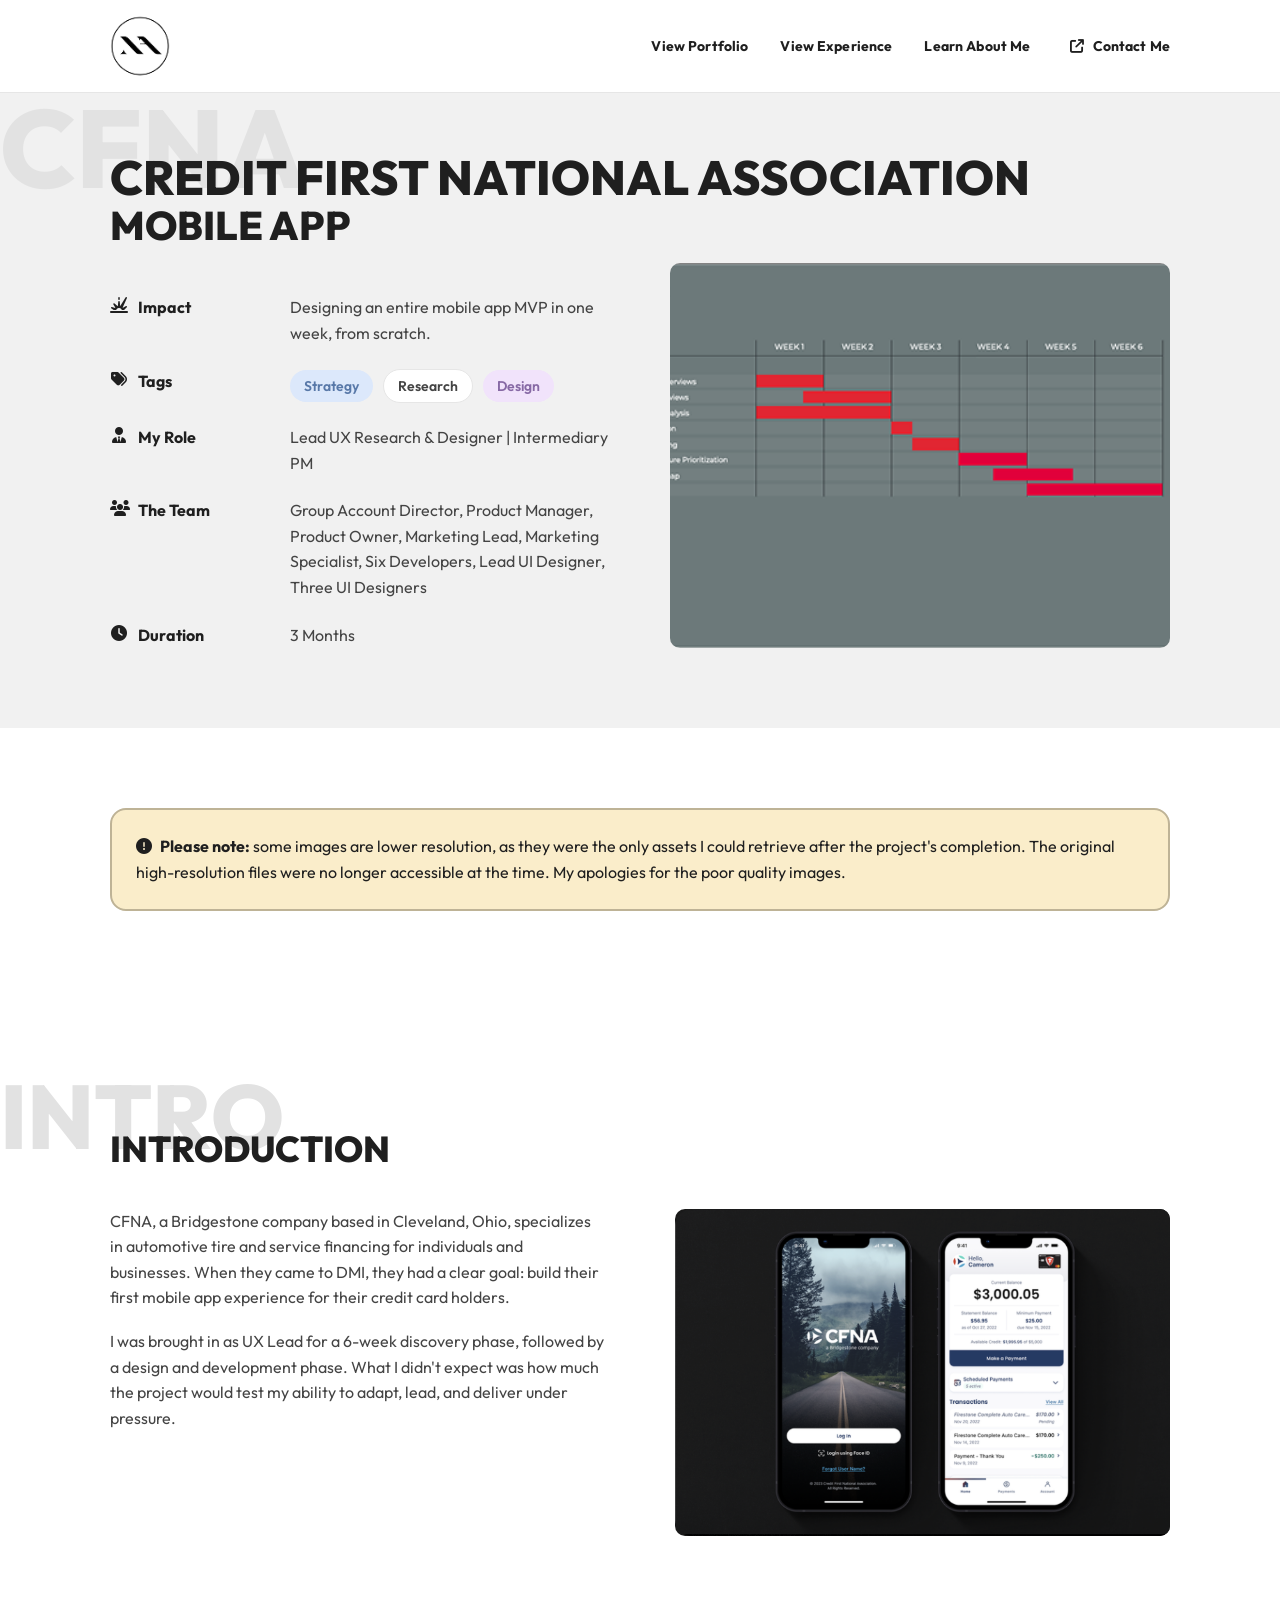
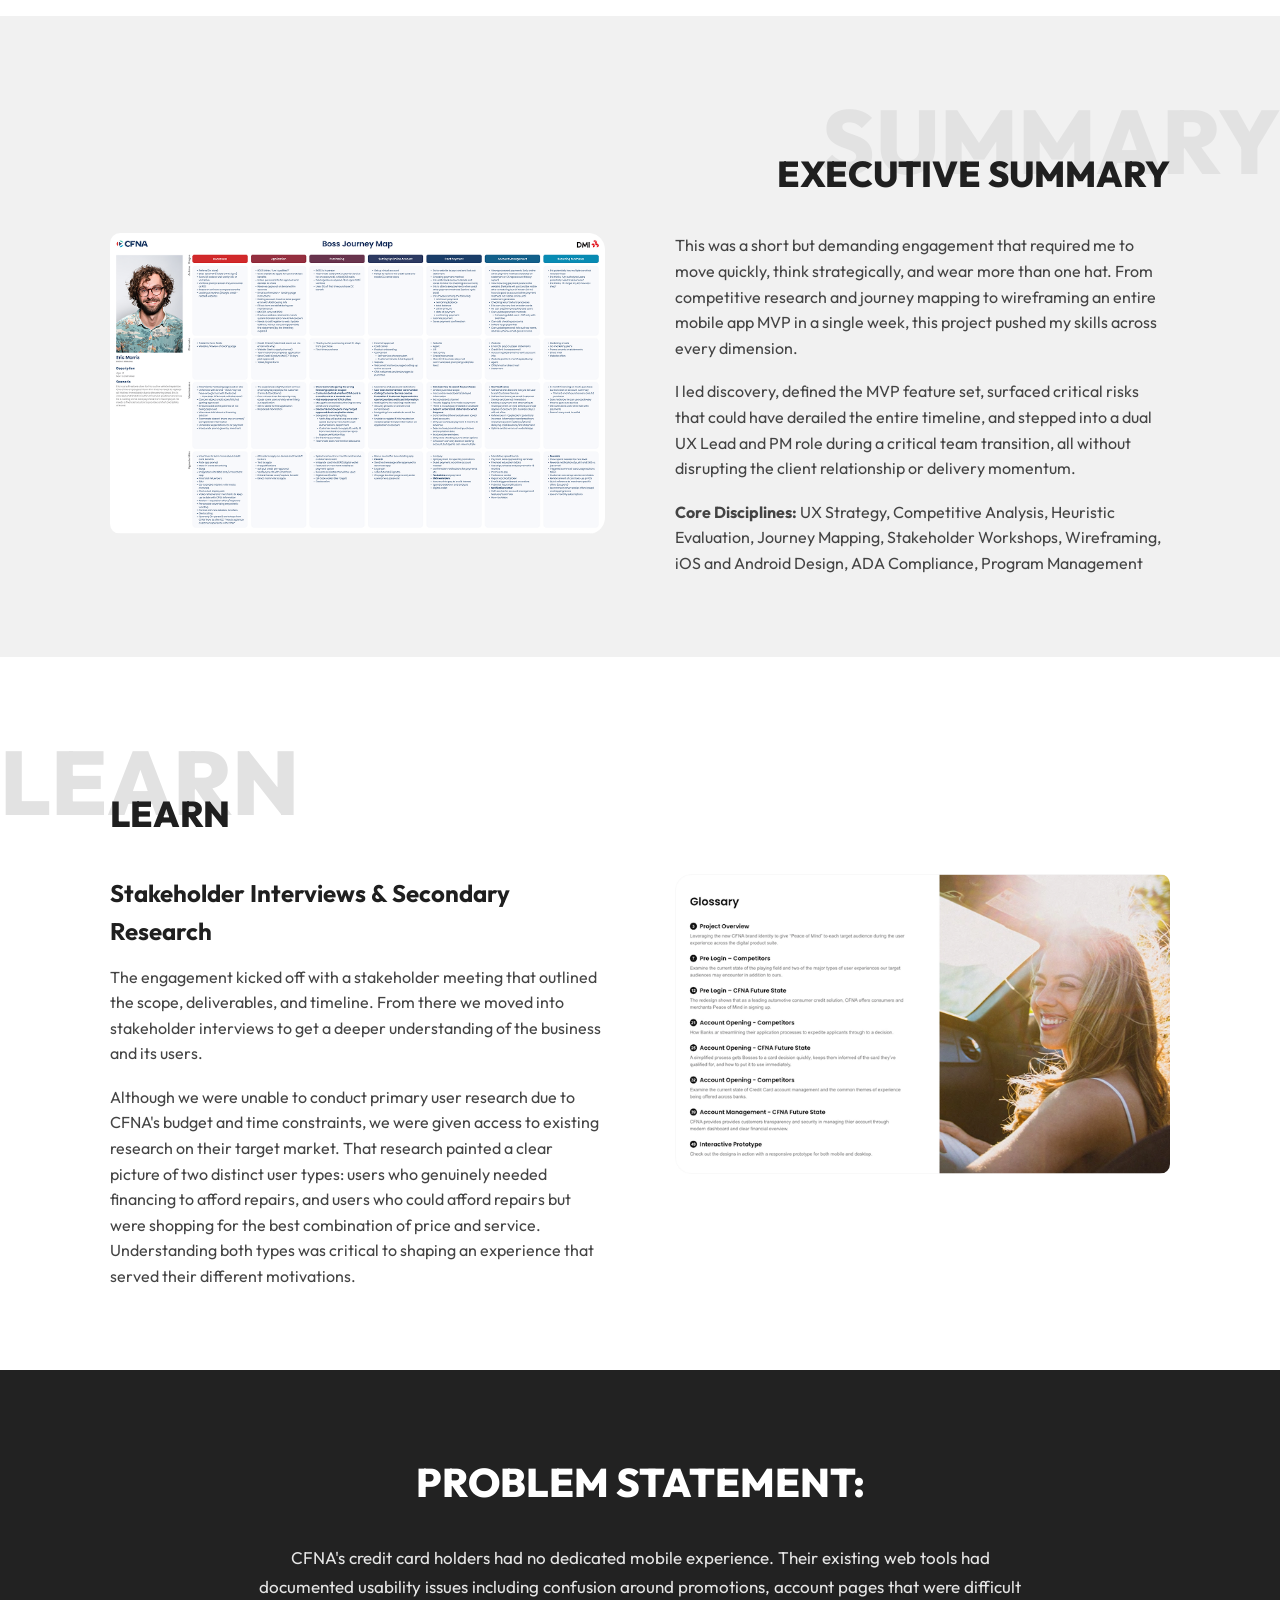
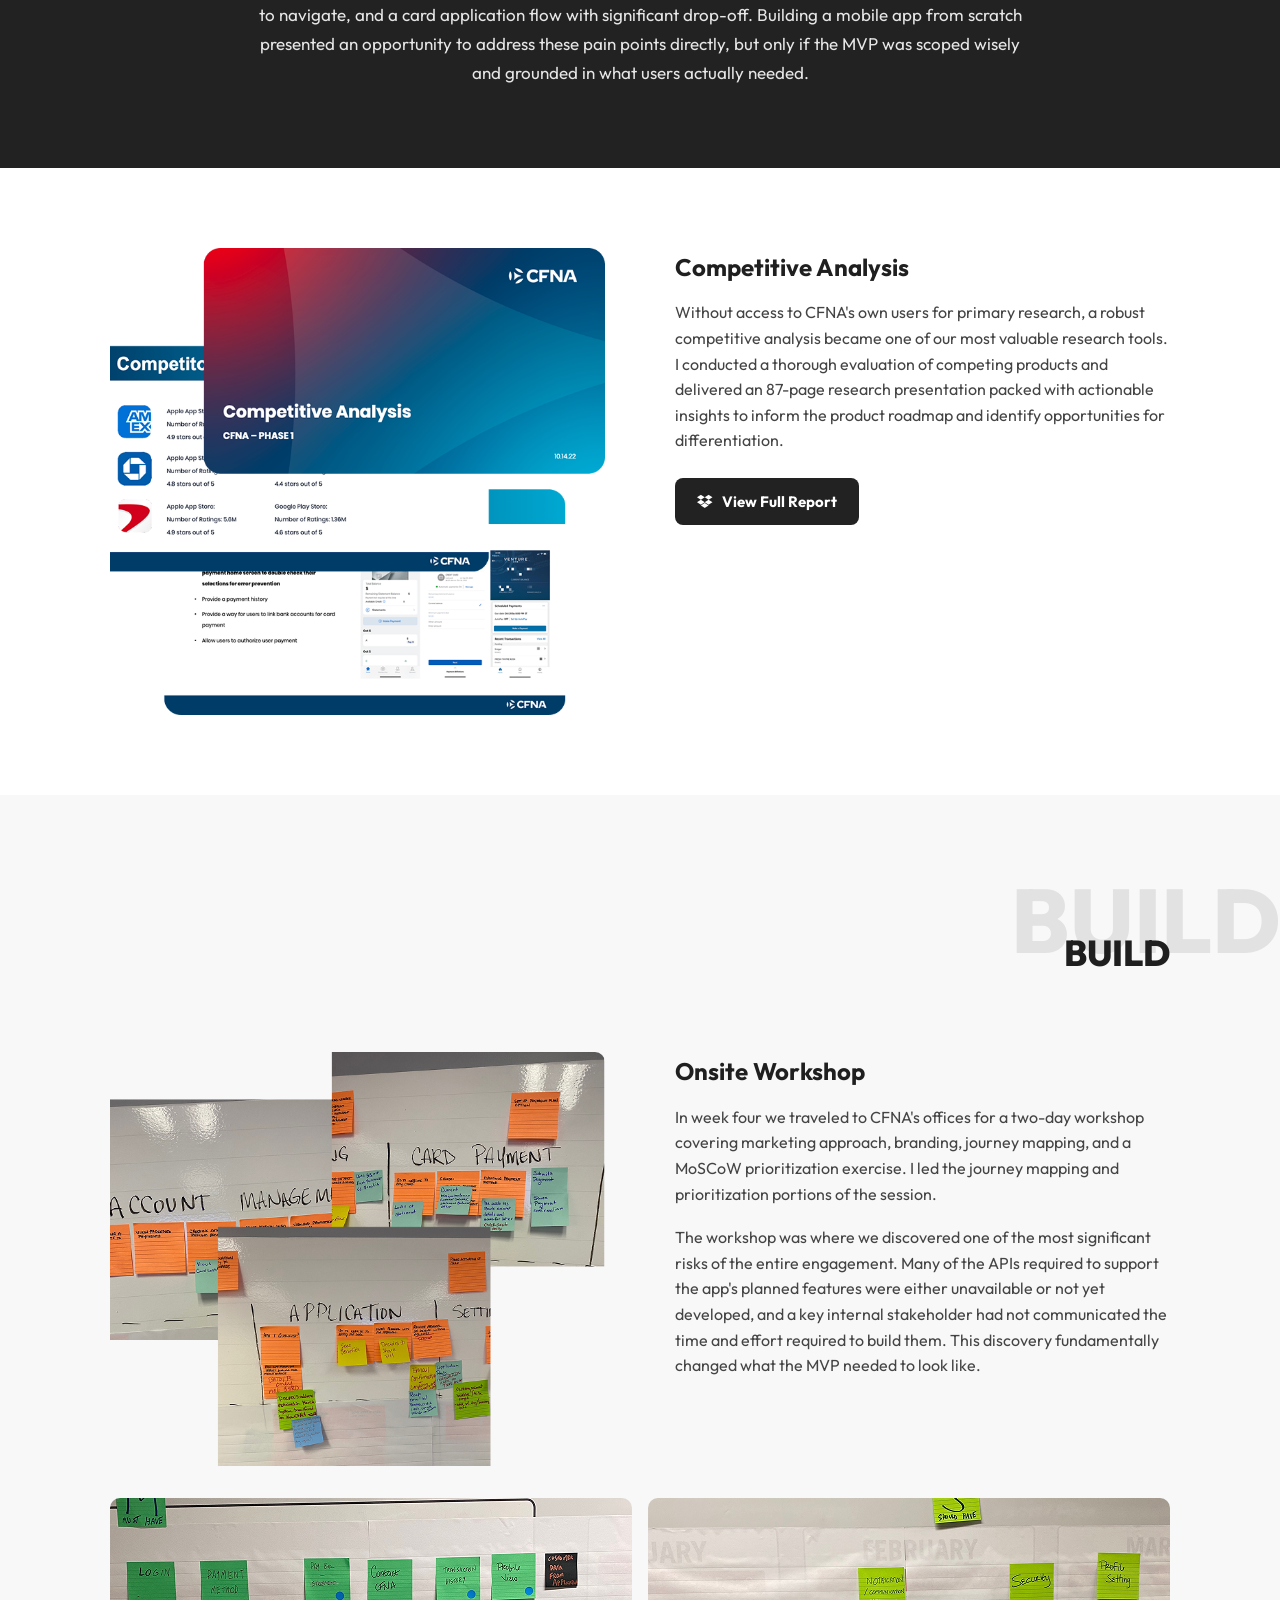
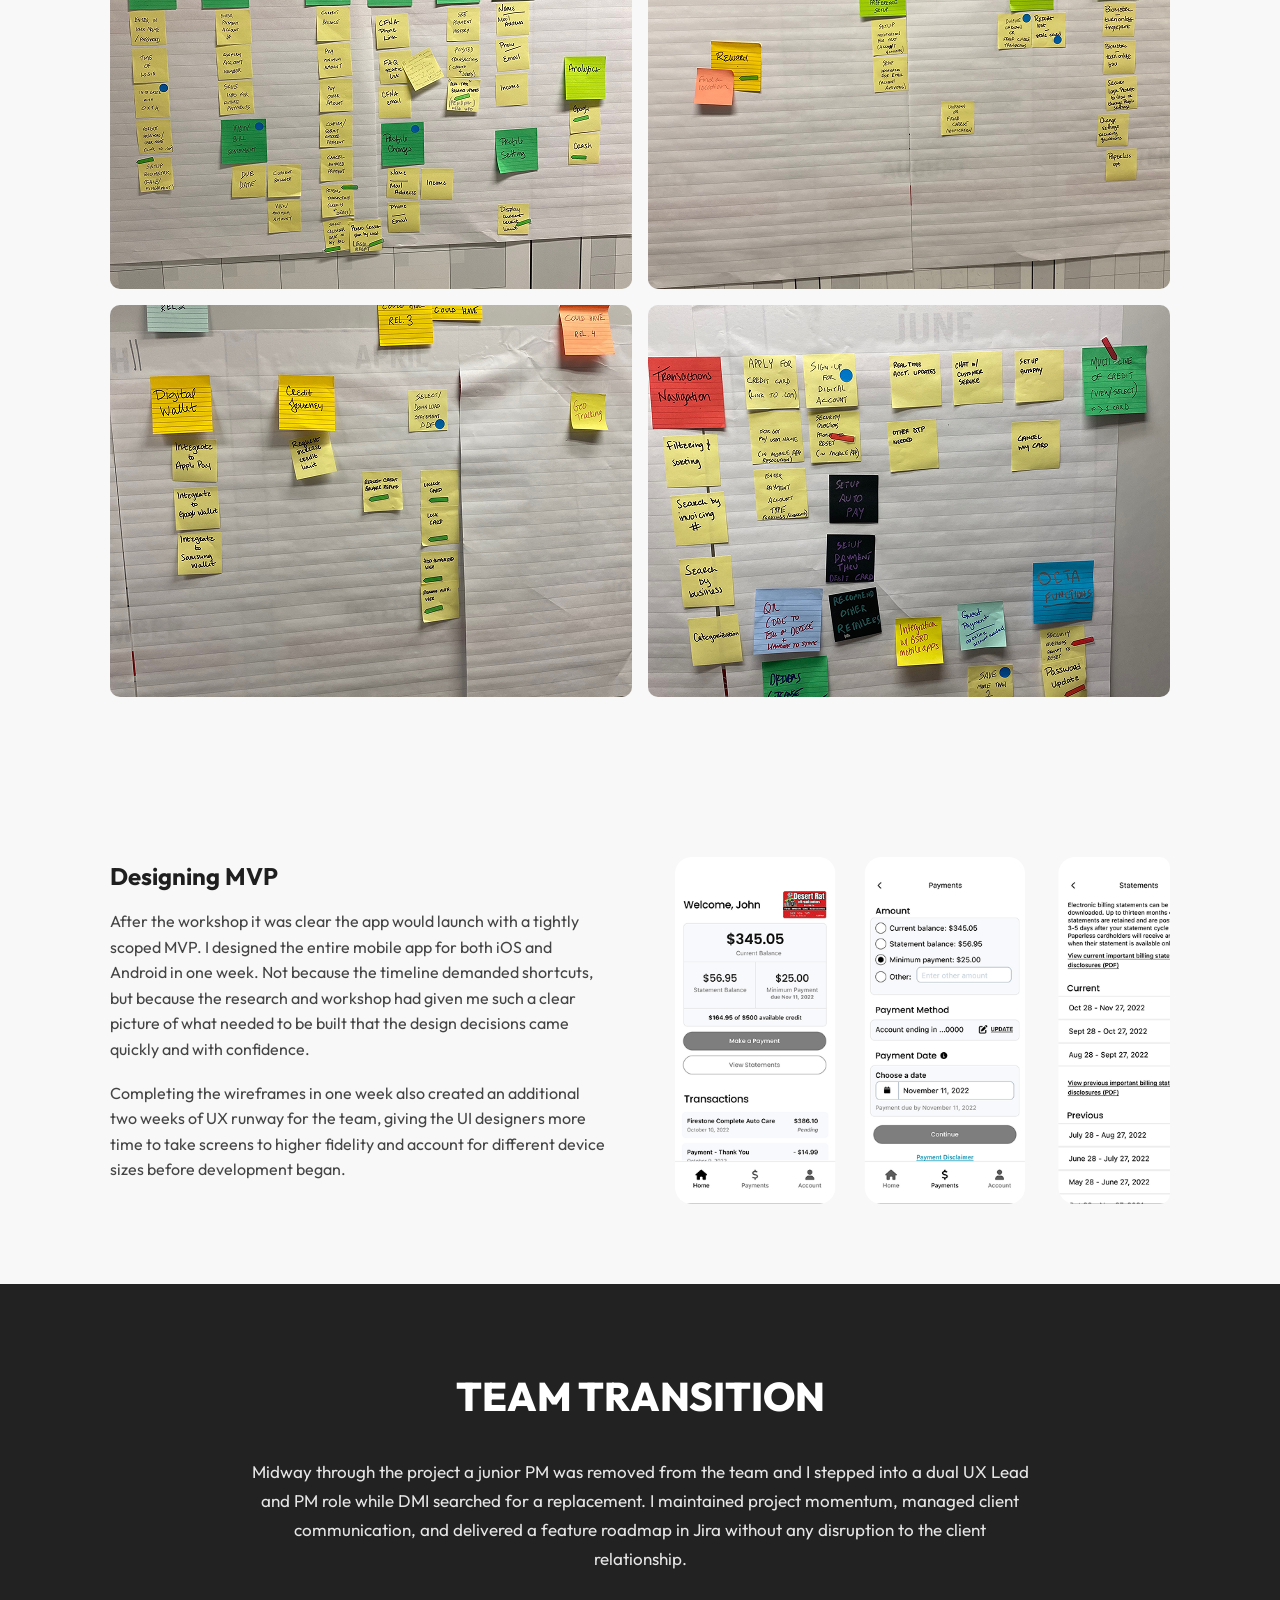
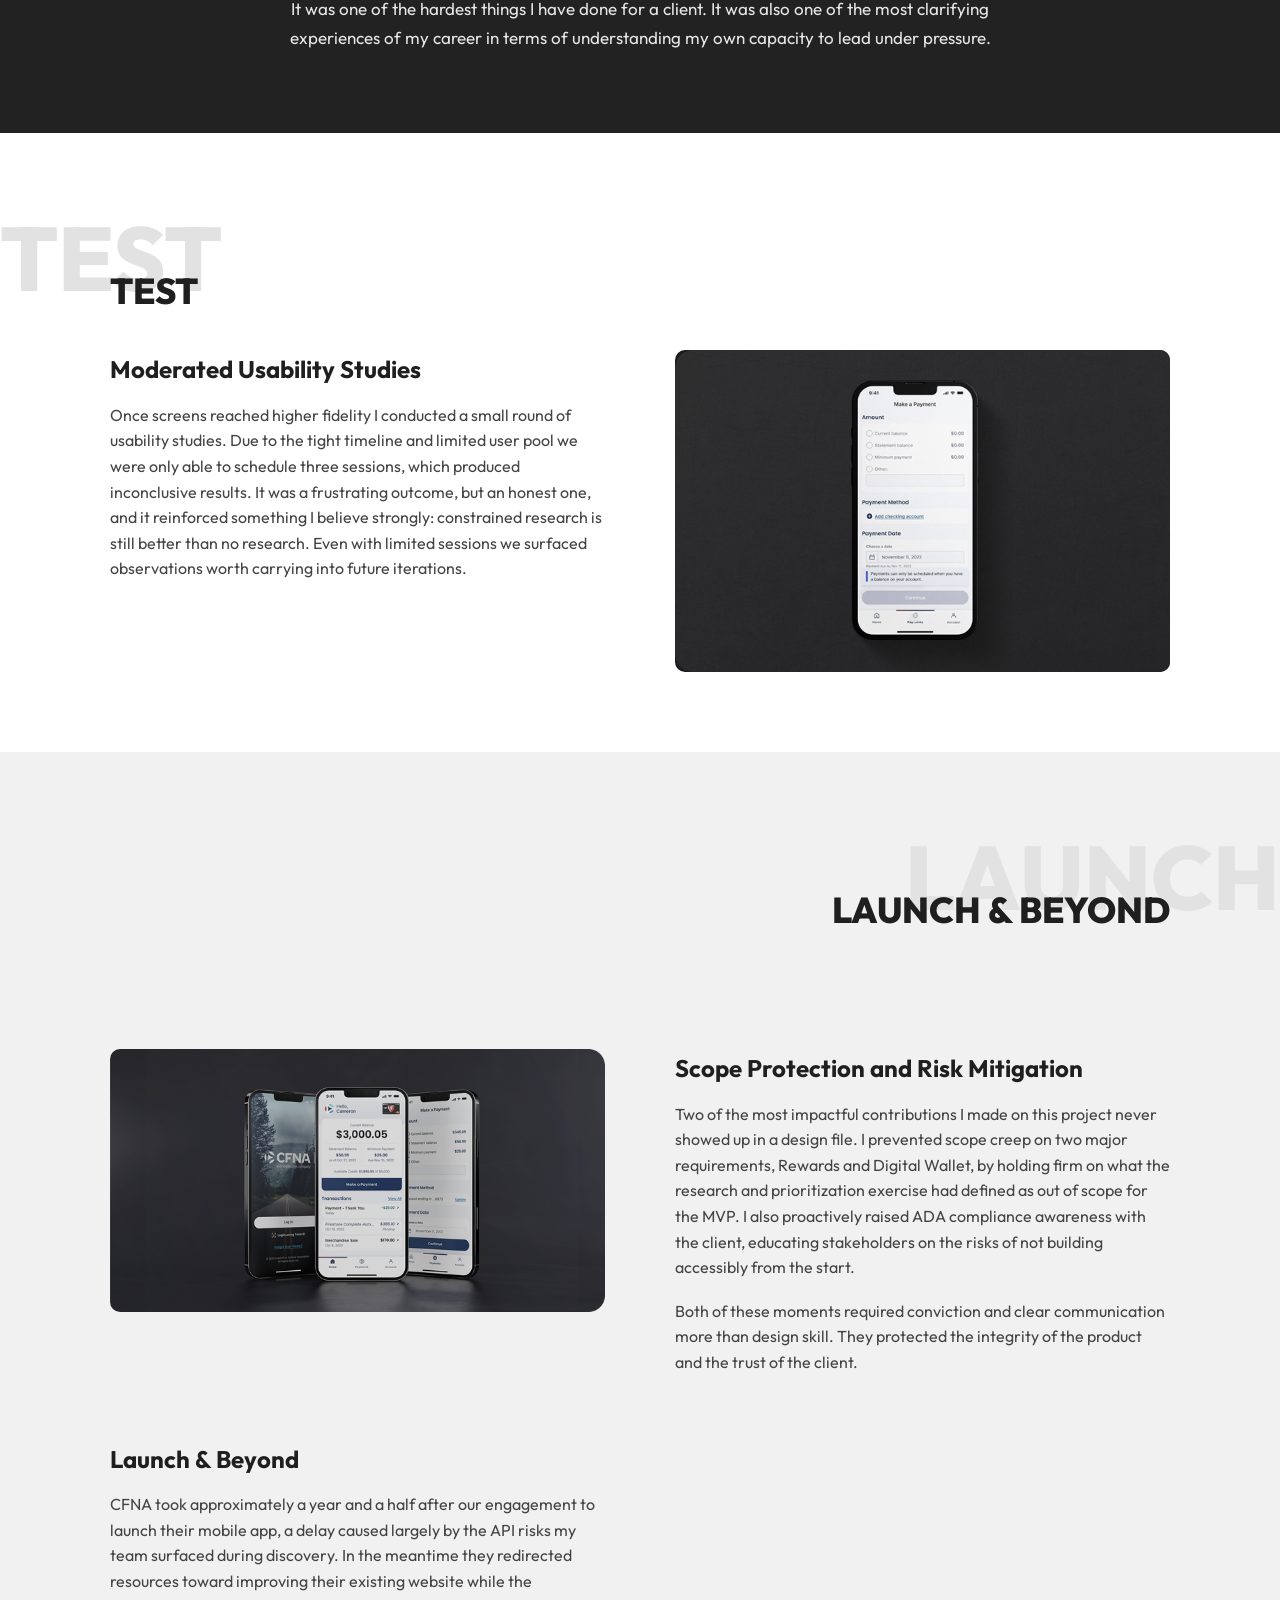
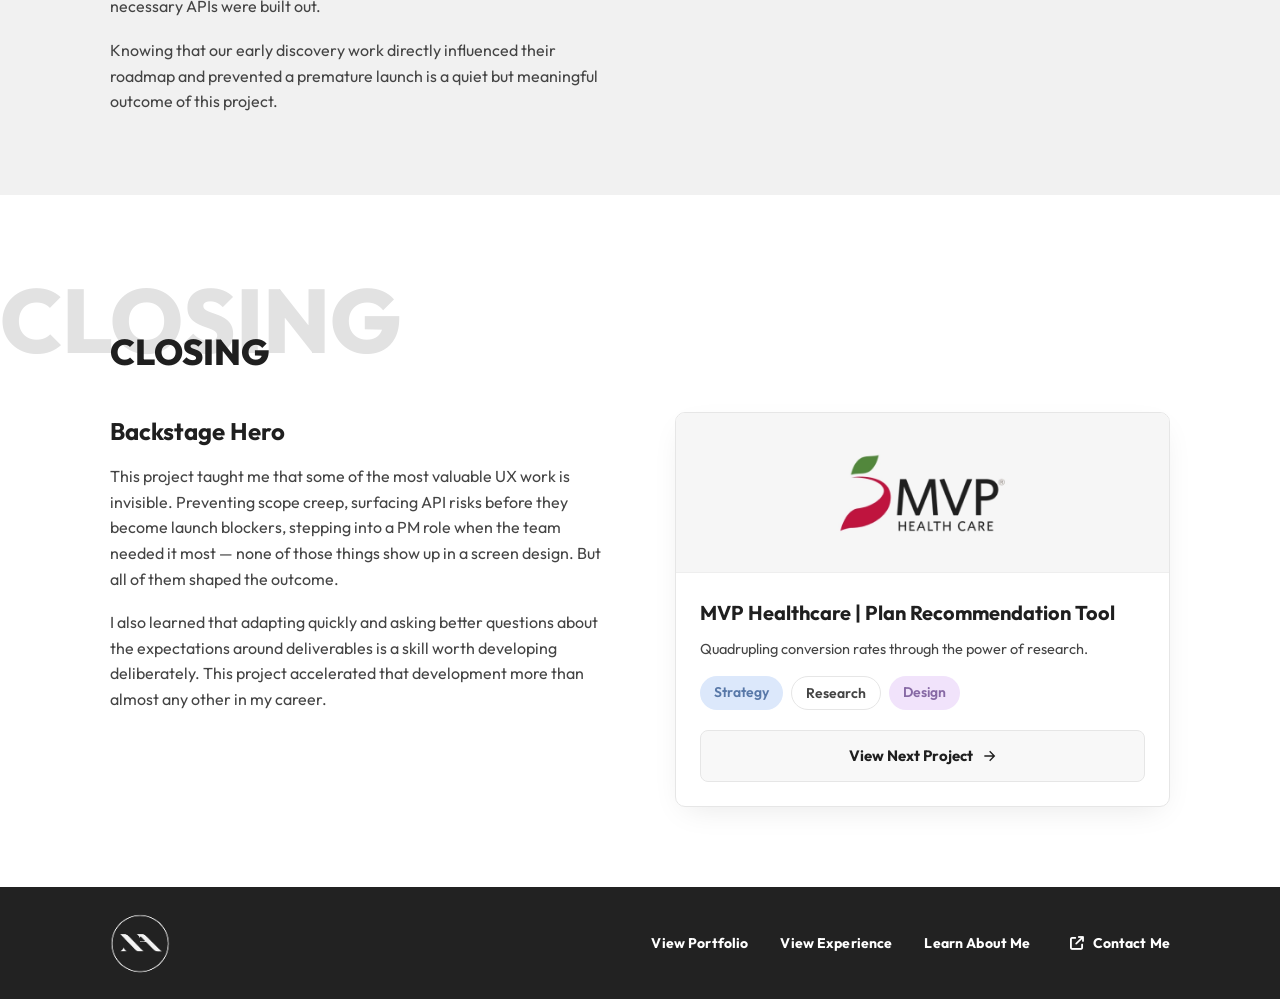
<file: cfna.html>
<!DOCTYPE html>
<html lang="en">
<head>
  <meta charset="UTF-8">
  <meta name="viewport" content="width=device-width, initial-scale=1.0">
  <title>Credit First National Association — Mobile App</title>
  <link rel="preconnect" href="https://fonts.googleapis.com">
  <link rel="preconnect" href="https://fonts.gstatic.com" crossorigin>
  <link href="https://fonts.googleapis.com/css2?family=Outfit:wght@400;500;600;700;800&family=Open+Sans:wght@400;600;700&display=swap" rel="stylesheet">
  <link rel="stylesheet" href="https://cdnjs.cloudflare.com/ajax/libs/font-awesome/6.5.0/css/all.min.css">
  <link rel="stylesheet" href="css/styles.css">
</head>
<body>

<!-- ===== HEADER ===== -->
<header class="site-header">
  <div class="nav-inner">
    <a href="index.html" class="logo" aria-label="Back to homepage"><img src="assets/logo-dark.png" alt="Noel Arroyo — back to homepage"></a>
    <nav class="main-nav">
      <a href="index.html#portfolio" style="line-height: 2.2em;">View Portfolio</a>
      <a href="index.html#experience" style="line-height: 2.2em;" >View Experience</a>
      <a href="index.html#about" style="line-height: 2.2em;">Learn About Me</a>
      <a href="https://www.linkedin.com/in/noel-arroyo/"><i class="fa-solid fa-arrow-up-right-from-square" style="padding: 0.5rem;"></i>Contact Me</a>
    </nav>
    <button class="menu-btn" id="menuBtn" aria-expanded="false" aria-controls="mobileMenu">
      <i class="fa-solid fa-bars"></i> Menu
    </button>
  </div>
  <nav class="mobile-menu" id="mobileMenu" aria-label="Mobile navigation">
    <a href="index.html#portfolio">View Portfolio</a>
    <a href="index.html#experience">View Experience</a>
    <a href="index.html#about">Learn About Me</a>
    <a href="https://www.linkedin.com/in/noel-arroyo/">Contact Me</a>
  </nav>
</header>

<main>

  <!-- ===== HERO ===== -->
  <section class="hero">
    <div class="watermark">CFNA</div>
    <div class="wrap hero-inner">
      <h1>CREDIT FIRST NATIONAL ASSOCIATION</h1>
      <h2 class="subtitle">MOBILE APP</h2>
      <div class="hero-content">
        <div class="meta-grid">
          <div class="meta-label"><i class="fa-solid fa-explosion"></i> Impact</div>
          <div class="meta-value">Designing an entire mobile app MVP in one week, from scratch.</div>

          <div class="meta-label"><i class="fa-solid fa-tags"></i> Tags</div>
          <div class="meta-value tag-row">
            <span class="tag strategy">Strategy</span>
            <span class="tag plain">Research</span>
            <span class="tag design">Design</span>
          </div>

          <div class="meta-label"><i class="fa-solid fa-user-tie"></i> My Role</div>
          <div class="meta-value">Lead UX Research &amp; Designer | Intermediary PM</div>

          <div class="meta-label"><i class="fa-solid fa-users"></i> The Team</div>
          <div class="meta-value">Group Account Director, Product Manager, Product Owner, Marketing Lead, Marketing Specialist, Six Developers, Lead UI Designer, Three UI Designers</div>

          <div class="meta-label"><i class="fa-solid fa-clock"></i> Duration</div>
          <div class="meta-value">3 Months</div>
        </div>
        <div class="hero-media">
          <img src="assets/hero-image-cfna.png" alt="CFNA project timeline chart showing 6-week discovery phase">
        </div>
      </div>
    </div>
  </section>

  <!-- ===== DISCLAIMER ===== -->
  <section class="section-pad">
    <div class="wrap">
      <div style="background-color: #FAEDCA; border: 2px, solid, #BEB396; border-radius: 1rem; padding: 1.5rem; display: inline-block;">
        
        <p><i class="fa-solid fa-circle-exclamation" style="padding-right: 0.5rem;"></i><b>Please note:</b> some images are lower resolution, as they were the only assets I could retrieve after the project's completion. The original high-resolution files were no longer accessible at the time. My apologies for the poor quality images.</p>
      </div>
    </div>
  </section>

  <!-- ===== INTRO ===== -->
  <section class="section-pad">
    <div class="wrap">
      <div class="section-heading-wrap">
        <div class="watermark">INTRO</div>
        <h3 class="section-title">INTRODUCTION</h3>
      </div>
      <div class="two-col">
        <div>
          <p>CFNA, a Bridgestone company based in Cleveland, Ohio, specializes in automotive tire and service financing for individuals and businesses. When they came to DMI, they had a clear goal: build their first mobile app experience for their credit card holders.</p>
          <p>I was brought in as UX Lead for a 6-week discovery phase, followed by a design and development phase. What I didn't expect was how much the project would test my ability to adapt, lead, and deliver under pressure.</p>
        </div>
        <div class="media-dark">
          <img src="assets/intro-image-cfna-1.png" alt="CFNA mobile app — login screen and account dashboard on iPhone mockups">
        </div>
      </div>
    </div>
  </section>

  <!-- ===== EXECUTIVE SUMMARY ===== -->
  <section class="section-pad bg-soft2">
    <div class="wrap">
      <div class="section-heading-wrap align-right-block">
        <div class="watermark align-right">SUMMARY</div>
        <h3 class="section-title">EXECUTIVE SUMMARY</h3>
      </div>
      <div class="two-col">
        <div class="media-rounded">
          <img src="assets/summary-image-cfna-1.png" alt="Boss Journey Map — full UX research journey map document">
        </div>
        <div>
          <p>This was a short but demanding engagement that required me to move quickly, think strategically, and wear more than one hat. From competitive research and journey mapping to wireframing an entire mobile app MVP in a single week, this project pushed my skills across every dimension.</p>
          <p>I led discovery, defined the MVP feature set, surfaced critical risks that could have derailed the entire timeline, and stepped into a dual UX Lead and PM role during a critical team transition, all without disrupting the client relationship or delivery momentum.</p>
          <p><strong>Core Disciplines:</strong> UX Strategy, Competitive Analysis, Heuristic Evaluation, Journey Mapping, Stakeholder Workshops, Wireframing, iOS and Android Design, ADA Compliance, Program Management</p>
        </div>
      </div>
    </div>
  </section>

  <!-- ===== LEARN ===== -->
  <section class="section-pad">
    <div class="wrap">
      <div class="section-heading-wrap">
        <div class="watermark">LEARN</div>
        <h3 class="section-title">LEARN</h3>
      </div>
      <div class="two-col">
        <div>
          <h4 class="block-title">Stakeholder Interviews &amp; Secondary Research</h4>
          <p>The engagement kicked off with a stakeholder meeting that outlined the scope, deliverables, and timeline. From there we moved into stakeholder interviews to get a deeper understanding of the business and its users.</p>
          <p>Although we were unable to conduct primary user research due to CFNA's budget and time constraints, we were given access to existing research on their target market. That research painted a clear picture of two distinct user types: users who genuinely needed financing to afford repairs, and users who could afford repairs but were shopping for the best combination of price and service. Understanding both types was critical to shaping an experience that served their different motivations.</p>
        </div>
        <div>
          <div class="media-rounded">
            <img src="assets/learn-image-cfna-1.png" alt="CFNA project glossary document">
          </div>
        </div>
      </div>
    </div>
  </section>

  <!-- ===== PROBLEM STATEMENT ===== -->
  <section class="banner-dark">
    <div class="wrap">
      <h2>PROBLEM STATEMENT:</h2>
      <p>CFNA's credit card holders had no dedicated mobile experience. Their existing web tools had documented usability issues including confusion around promotions, account pages that were difficult to navigate, and a card application flow with significant drop-off. Building a mobile app from scratch presented an opportunity to address these pain points directly, but only if the MVP was scoped wisely and grounded in what users actually needed.</p>
    </div>
  </section>

  <!-- ===== BUILD — Competitive Analysis ===== -->
  <section class="section-pad">
    <div class="wrap">
      <div class="two-col">
        <div class="media-rounded">
          <img src="assets/learn-image-cfna-2.png" alt="CFNA Competitive Analysis presentation cover and sample slides">
        </div>
        <div>
          <h4 class="block-title">Competitive Analysis</h4>
          <p>Without access to CFNA's own users for primary research, a robust competitive analysis became one of our most valuable research tools. I conducted a thorough evaluation of competing products and delivered an 87-page research presentation packed with actionable insights to inform the product roadmap and identify opportunities for differentiation.</p>
          <div class="btn-row">
            <a href="https://www.dropbox.com/scl/fi/ks1i9l902k6mgf4vu3dly/CFNA-Brand-CompAnalysis-Presentation.pptx?rlkey=km1elc6149vsd2nhwrjzrd9m7&st=uijpx3j9&dl=0">
              <button class="btn-dark">
                <i class="fa-brands fa-dropbox"></i>
                View Full Report
              </button>
            </a>
          </div>
        </div>
      </div>
    </div>
  </section>

  <!-- ===== BUILD heading ===== -->
  <section class="section-pad bg-soft" style="padding-bottom: 0;">
    <div class="wrap">
      <div class="section-heading-wrap align-right-block" style="margin-bottom: 0;">
        <div class="watermark align-right">BUILD</div>
        <h3 class="section-title">BUILD</h3>
      </div>
    </div>
  </section>

  <!-- ===== BUILD — Onsite Workshop ===== -->
  <section class="section-pad bg-soft">
    <div class="wrap">
      <div class="two-col">
        <div class="media-rounded">
          <img src="assets/build-image-cfna-1.png" alt="Onsite workshop — sticky note mapping on whiteboard">
        </div>
        <div>
          <h4 class="block-title">Onsite Workshop</h4>
          <p>In week four we traveled to CFNA's offices for a two-day workshop covering marketing approach, branding, journey mapping, and a MoSCoW prioritization exercise. I led the journey mapping and prioritization portions of the session.</p>
          <p>The workshop was where we discovered one of the most significant risks of the entire engagement. Many of the APIs required to support the app's planned features were either unavailable or not yet developed, and a key internal stakeholder had not communicated the time and effort required to build them. This discovery fundamentally changed what the MVP needed to look like.</p>
        </div>
      </div>
      <div class="photo-grid-2x2">
        <div class="media-rounded"><img src="assets/build-image-cfna-2.png" alt="Workshop session — Mobile App journey mapping board"></div>
        <div class="media-rounded"><img src="assets/build-image-cfna-3.png" alt="Workshop session — Sprint planning board"></div>
        <div class="media-rounded"><img src="assets/build-image-cfna-4.png" alt="Workshop session — Digital Wallet and features board"></div>
        <div class="media-rounded"><img src="assets/build-image-cfna-5.png" alt="Workshop session — June sprint planning board"></div>
      </div>
    </div>
  </section>

  <!-- ===== BUILD — Designing MVP ===== -->
  <section class="section-pad bg-soft">
    <div class="wrap">
      <div class="two-col">
        <div>
          <h4 class="block-title">Designing MVP</h4>
          <p>After the workshop it was clear the app would launch with a tightly scoped MVP. I designed the entire mobile app for both iOS and Android in one week. Not because the timeline demanded shortcuts, but because the research and workshop had given me such a clear picture of what needed to be built that the design decisions came quickly and with confidence.</p>
          <p>Completing the wireframes in one week also created an additional two weeks of UX runway for the team, giving the UI designers more time to take screens to higher fidelity and account for different device sizes before development began.</p>
        </div>
        <div class="media-rounded">
          <img src="assets/build-image-cfna-6.png" alt="CFNA wireframes — Welcome, Payments, Statements and Payment Date screens">
        </div>
      </div>
    </div>
  </section>

  <!-- ===== TEAM TRANSITION (dark callout within BUILD) ===== -->
  <section class="banner-dark">
    <div class="wrap">
      <h2>TEAM TRANSITION</h2>
      <p>Midway through the project a junior PM was removed from the team and I stepped into a dual UX Lead and PM role while DMI searched for a replacement. I maintained project momentum, managed client communication, and delivered a feature roadmap in Jira without any disruption to the client relationship.</p>
      <p>It was one of the hardest things I have done for a client. It was also one of the most clarifying experiences of my career in terms of understanding my own capacity to lead under pressure.</p>
    </div>
  </section>

  <!-- ===== TEST ===== -->
  <section class="section-pad">
    <div class="wrap">
      <div class="section-heading-wrap">
        <div class="watermark">TEST</div>
        <h3 class="section-title">TEST</h3>
      </div>
      <div class="two-col">
        <div>
          <h4 class="block-title">Moderated Usability Studies</h4>
          <p>Once screens reached higher fidelity I conducted a small round of usability studies. Due to the tight timeline and limited user pool we were only able to schedule three sessions, which produced inconclusive results. It was a frustrating outcome, but an honest one, and it reinforced something I believe strongly: constrained research is still better than no research. Even with limited sessions we surfaced observations worth carrying into future iterations.</p>
        </div>
        <div class="media-dark">
          <img src="assets/test-image-cfna-1.png" alt="CFNA Make a Payment screen on iPhone against dark background">
        </div>
      </div>
    </div>
  </section>

  <!-- ===== LAUNCH & BEYOND (thin heading section) ===== -->
  <section class="thin-heading-section">
    <div class="wrap">
      <div class="section-heading-wrap align-right-block" style="margin-bottom: 0;">
        <div class="watermark align-right">LAUNCH</div>
        <h3 class="section-title">LAUNCH &amp; BEYOND</h3>
      </div>
    </div>
  </section>

  <!-- ===== LAUNCH — Content ===== -->
  <section class="section-pad bg-soft2">
    <div class="wrap">
      <div class="two-col">
        <div class="media-rounded">
          <img src="assets/launch-and-beyond-image-cfna-1.png" alt="CFNA app — three iPhone mockups showing login, dashboard, and payment screens">
        </div>
        <div>
          <h4 class="block-title">Scope Protection and Risk Mitigation</h4>
          <p>Two of the most impactful contributions I made on this project never showed up in a design file. I prevented scope creep on two major requirements, Rewards and Digital Wallet, by holding firm on what the research and prioritization exercise had defined as out of scope for the MVP. I also proactively raised ADA compliance awareness with the client, educating stakeholders on the risks of not building accessibly from the start.</p>
          <p>Both of these moments required conviction and clear communication more than design skill. They protected the integrity of the product and the trust of the client.</p>
        </div>
      </div>
      <div class="two-col" style="margin-top: 4rem;">
        <div>
          <h4 class="block-title">Launch &amp; Beyond</h4>
          <p>CFNA took approximately a year and a half after our engagement to launch their mobile app, a delay caused largely by the API risks my team surfaced during discovery. In the meantime they redirected resources toward improving their existing website while the necessary APIs were built out.</p>
          <p>Knowing that our early discovery work directly influenced their roadmap and prevented a premature launch is a quiet but meaningful outcome of this project.</p>
        </div>
        <div></div>
      </div>
    </div>
  </section>

  <!-- ===== CLOSING ===== -->
  <section class="section-pad">
    <div class="wrap">
      <div class="section-heading-wrap">
        <div class="watermark">CLOSING</div>
        <h3 class="section-title">CLOSING</h3>
      </div>
      <div class="two-col">
        <div>
          <h4 class="block-title">Backstage Hero</h4>
          <p>This project taught me that some of the most valuable UX work is invisible. Preventing scope creep, surfacing API risks before they become launch blockers, stepping into a PM role when the team needed it most — none of those things show up in a screen design. But all of them shaped the outcome.</p>
          <p>I also learned that adapting quickly and asking better questions about the expectations around deliverables is a skill worth developing deliberately. This project accelerated that development more than almost any other in my career.</p>
        </div>
        <div class="next-card">
          <div class="next-card-banner">
            <img src="assets/mvp-logo-image-homepage.png" alt="MVP Health Care logo">
          </div>
          <div class="next-card-body">
            <h4>MVP Healthcare | Plan Recommendation Tool</h4>
            <p>Quadrupling conversion rates through the power of research.</p>
            <div class="next-card-tags">
              <span class="tag strategy">Strategy</span>
              <span class="tag plain">Research</span>
              <span class="tag design">Design</span>
            </div>
            <a class="btn-next" href="mvp-healthcare.html">
              View Next Project
              <svg viewBox="0 0 24 24" fill="none" stroke="currentColor" stroke-width="2"><path d="M5 12h14M13 5l7 7-7 7"/></svg>
            </a>
          </div>
        </div>
      </div>
    </div>
  </section>

</main>

<!-- ===== FOOTER ===== -->
<footer class="site-footer">
  <div class="footer-inner">
    <a href="index.html" class="logo" aria-label="Back to homepage"><img src="assets/logo-white.png" alt="Noel Arroyo — back to homepage"></a>
    <nav class="main-nav">
      <a href="index.html#portfolio" style="line-height: 2.2em;">View Portfolio</a>
      <a href="index.html#experience" style="line-height: 2.2em;" >View Experience</a>
      <a href="index.html#about" style="line-height: 2.2em;">Learn About Me</a>
      <a href="https://www.linkedin.com/in/noel-arroyo/"><i class="fa-solid fa-arrow-up-right-from-square" style="padding: 0.5rem;"></i>Contact Me</a>
    </nav>
  </div>
</footer>

<script src="js/script.js"></script>
</body>
</html>
</file>
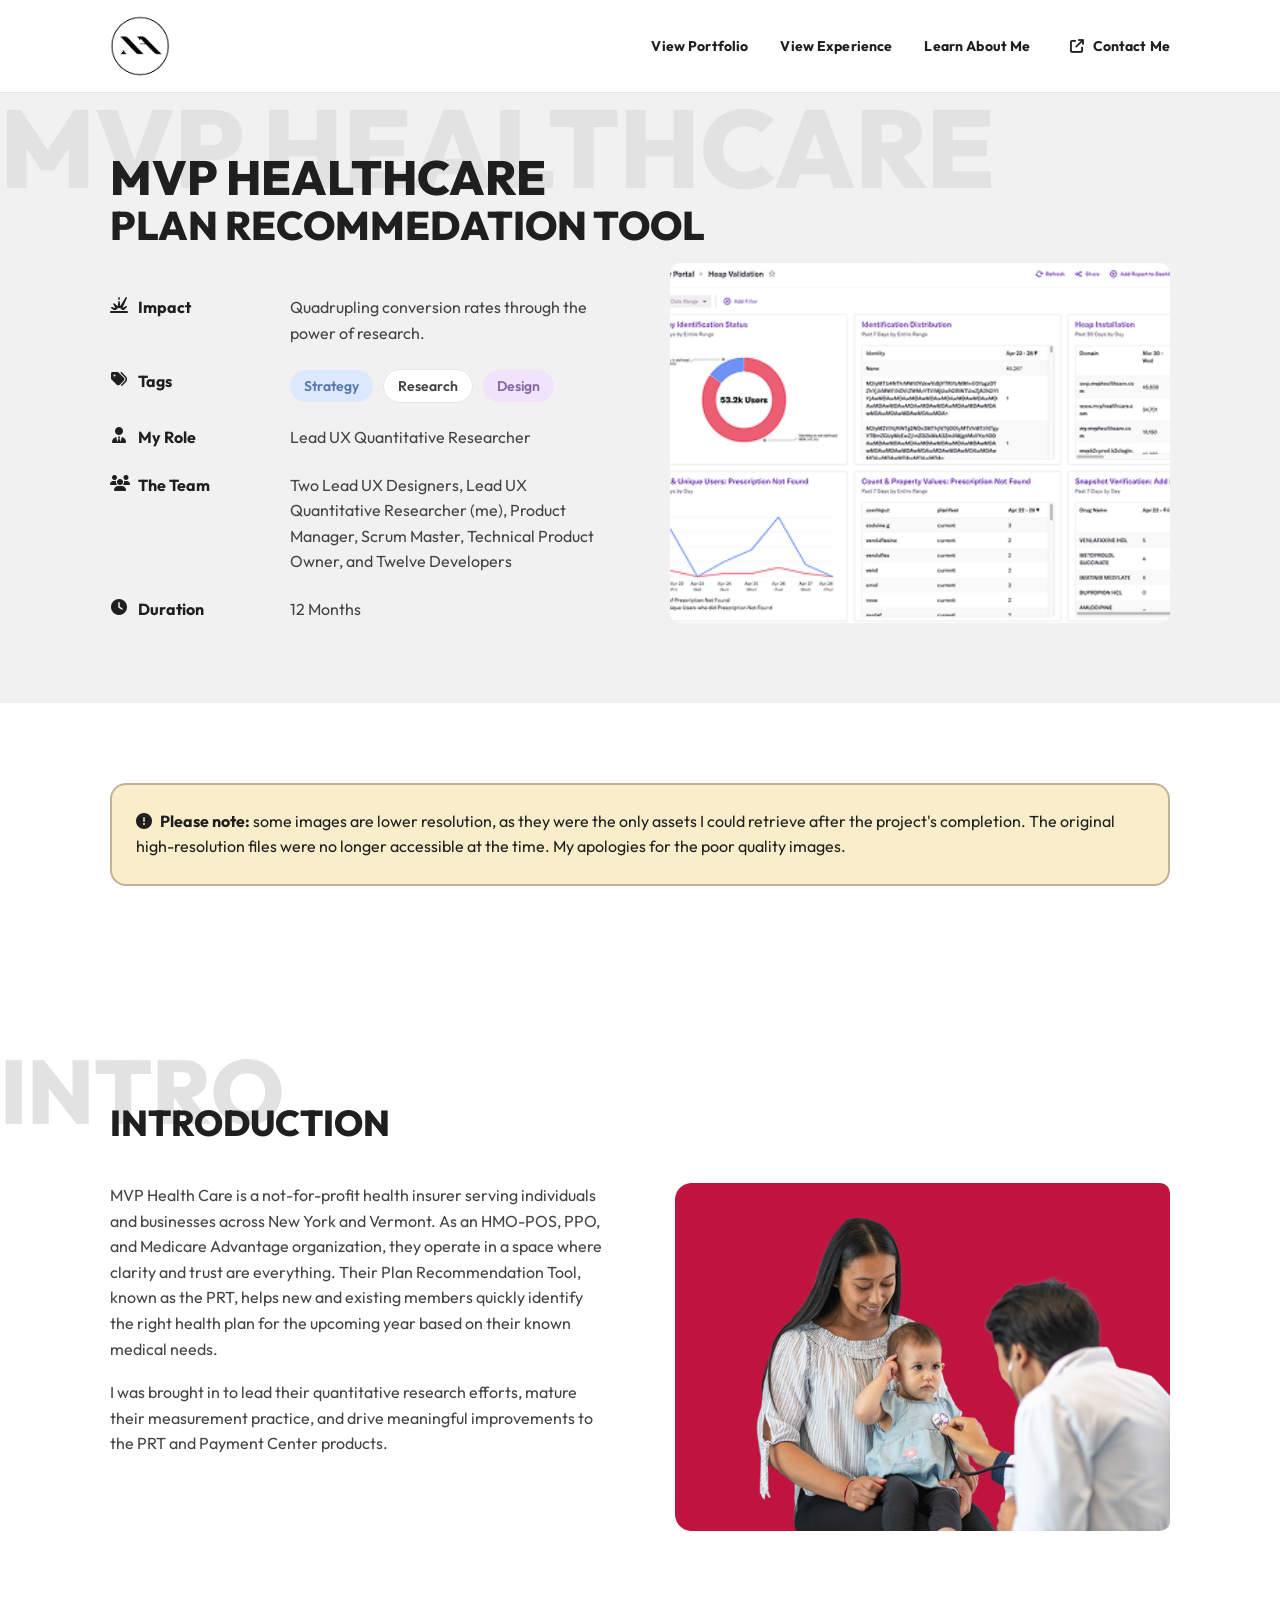
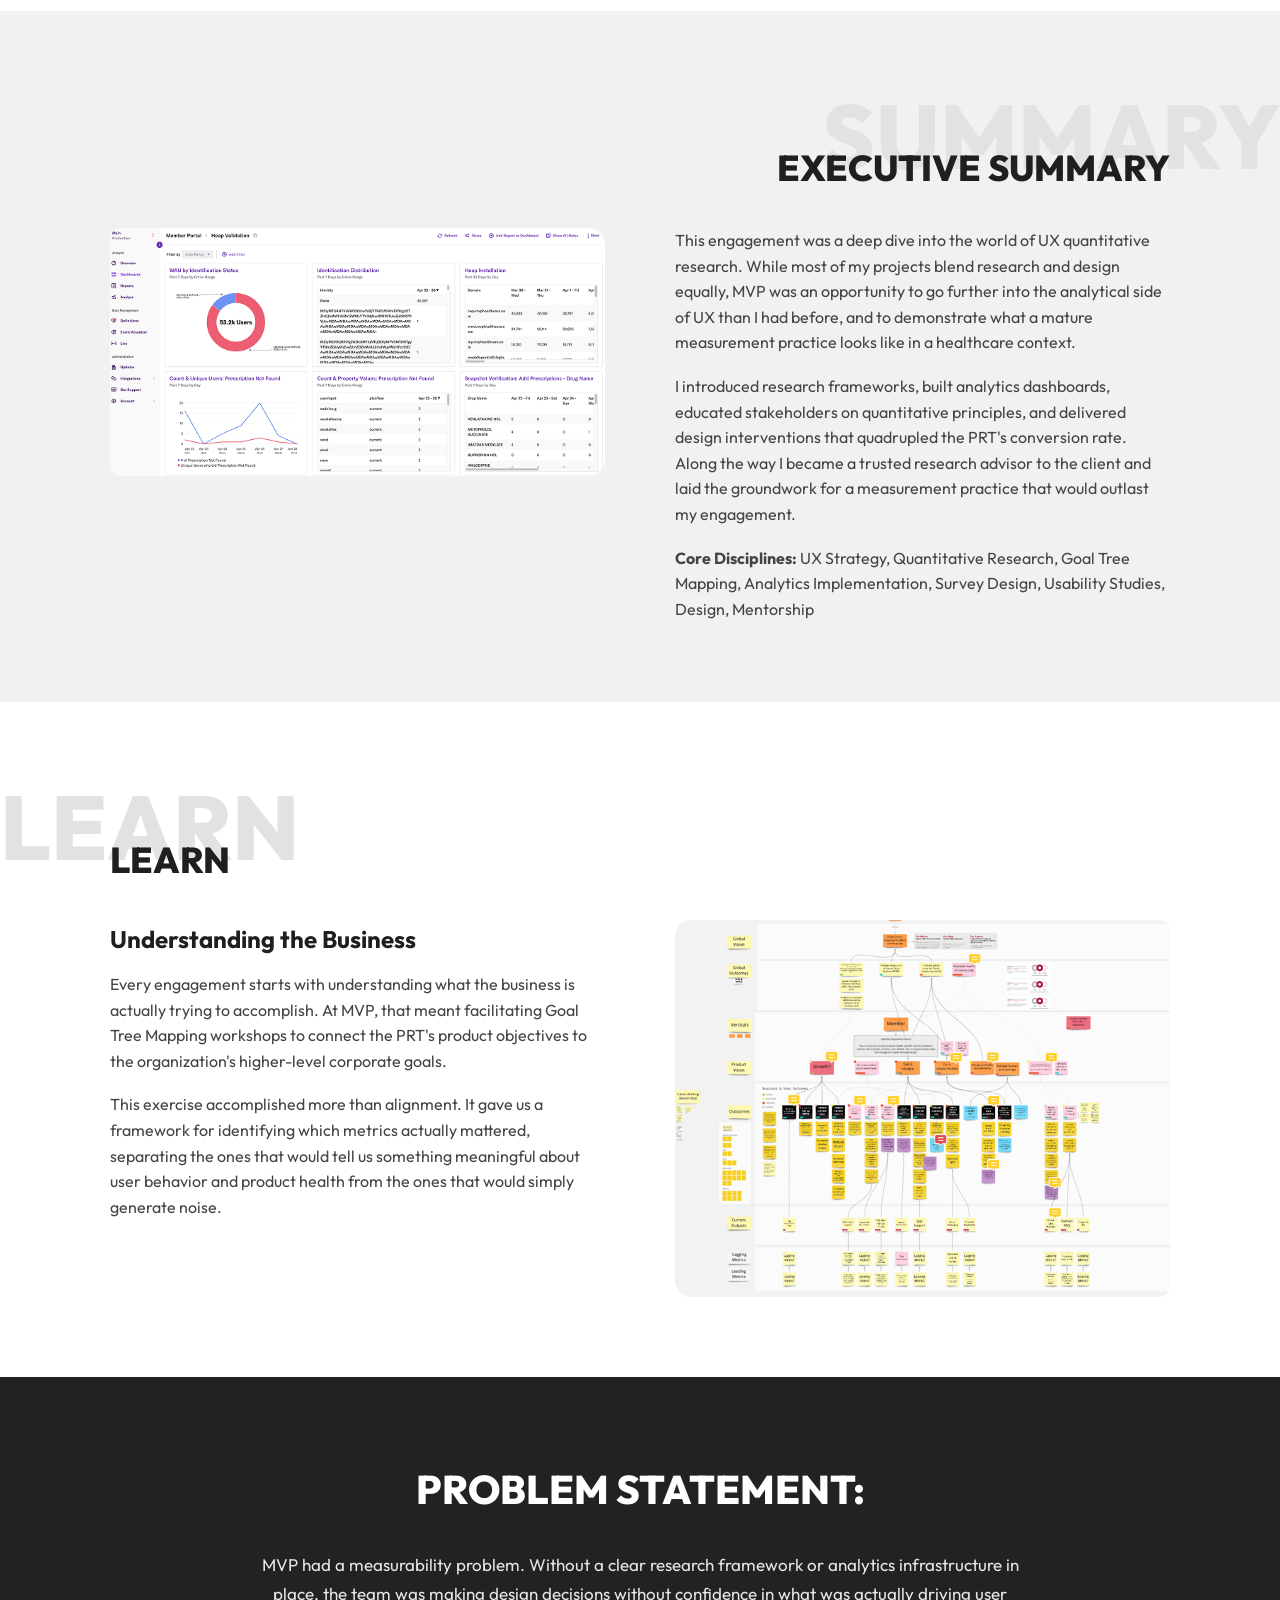
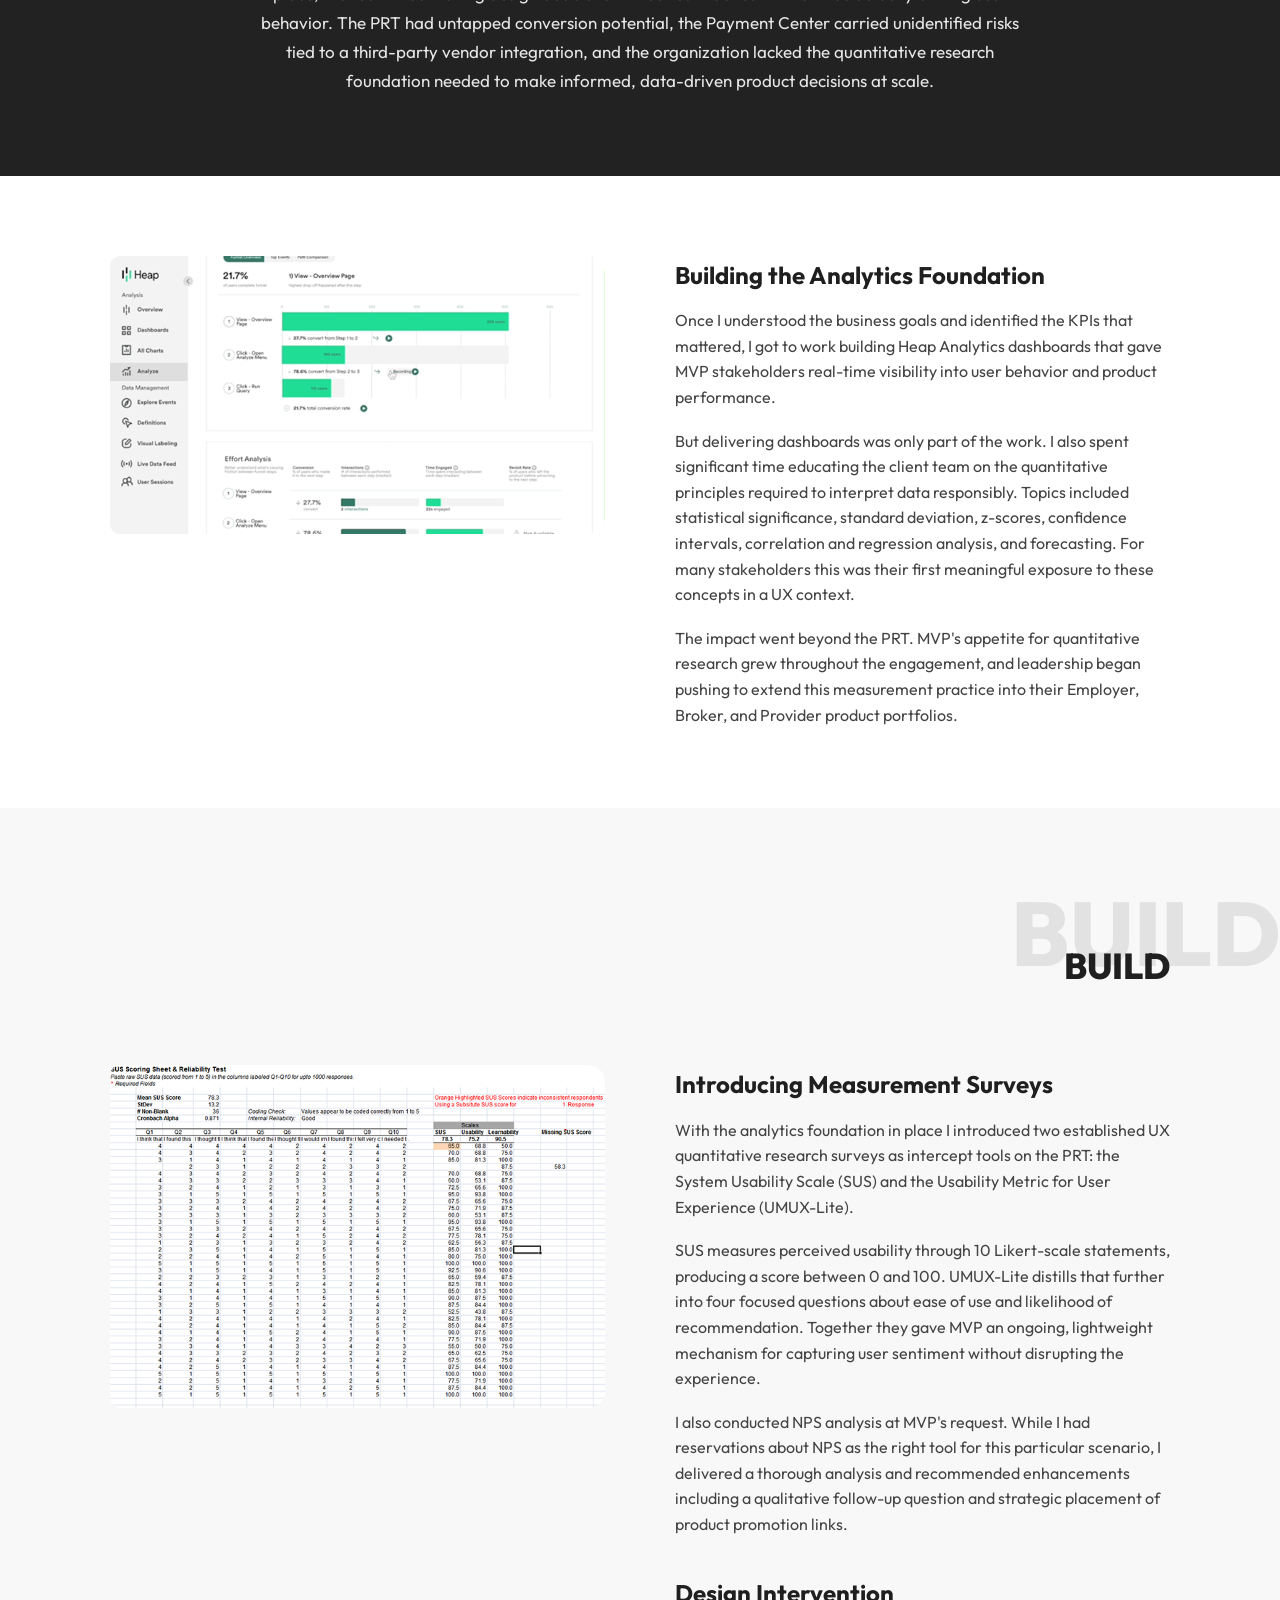
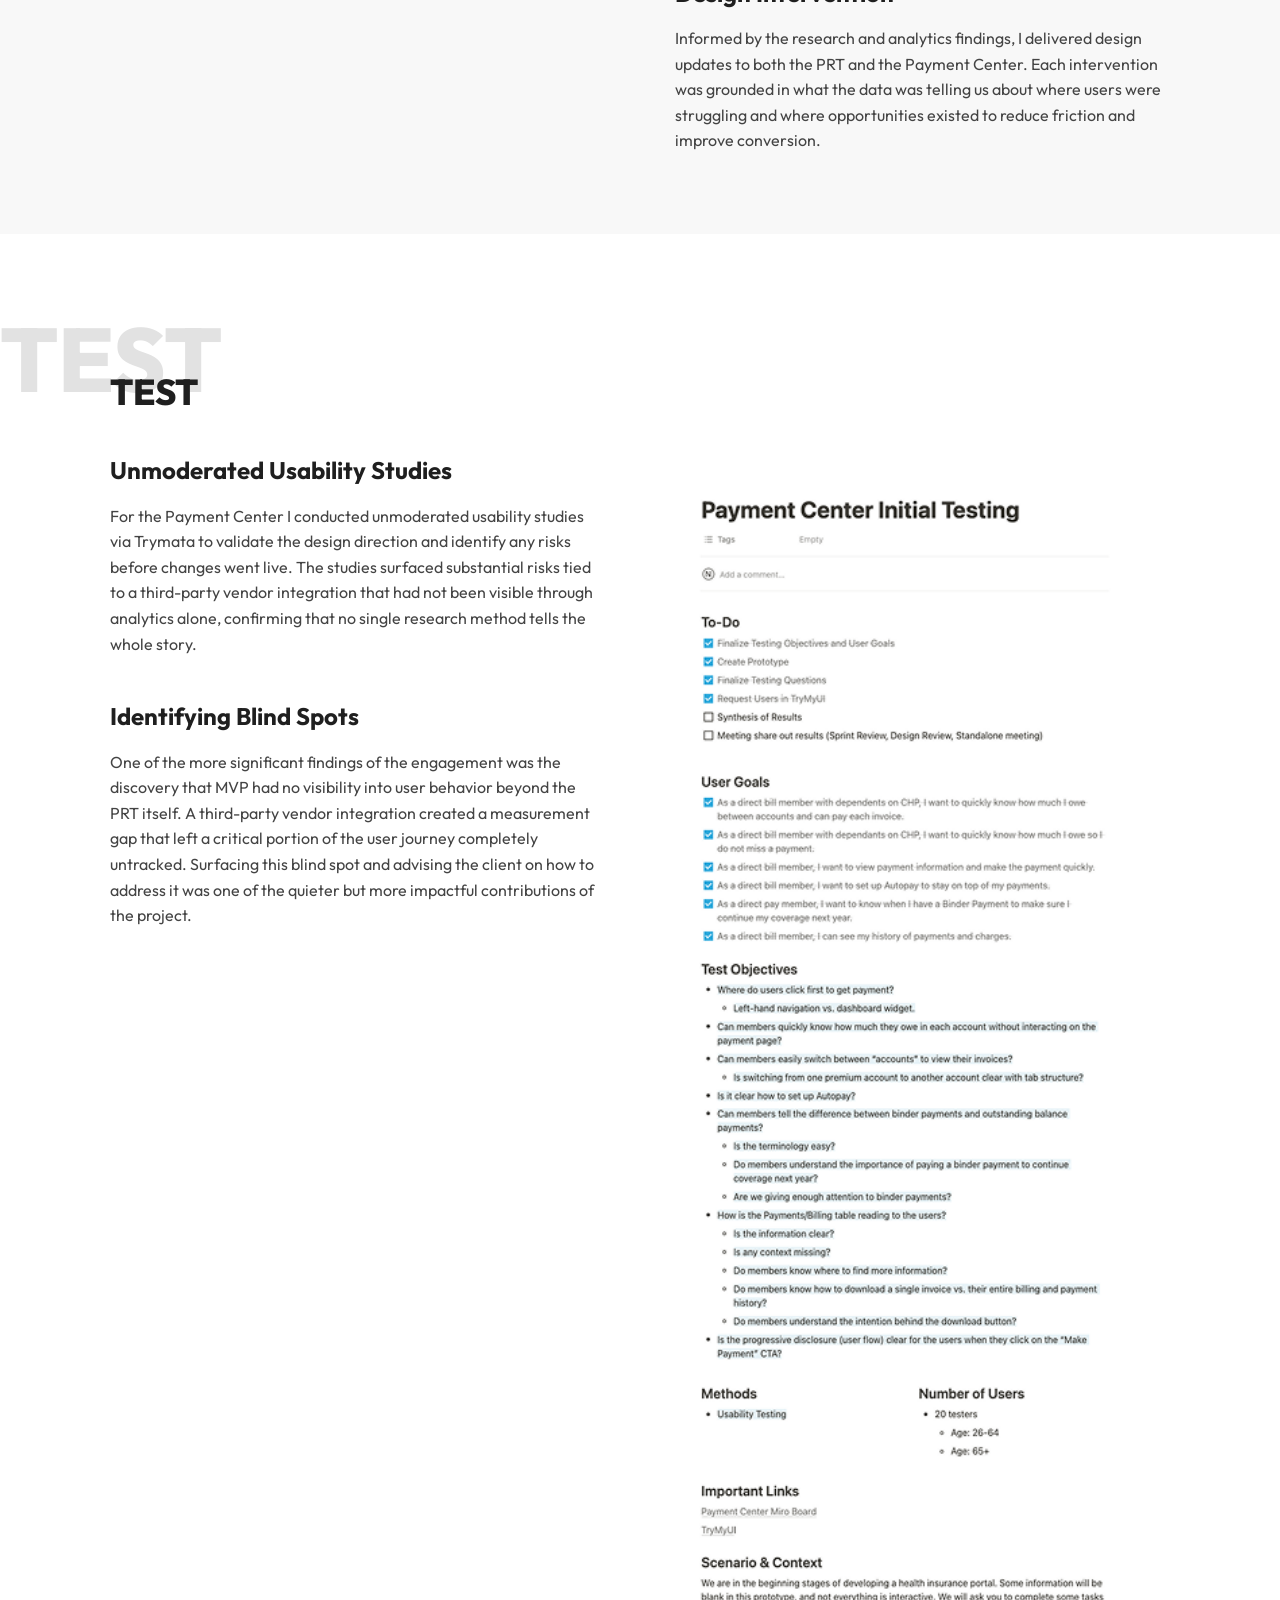
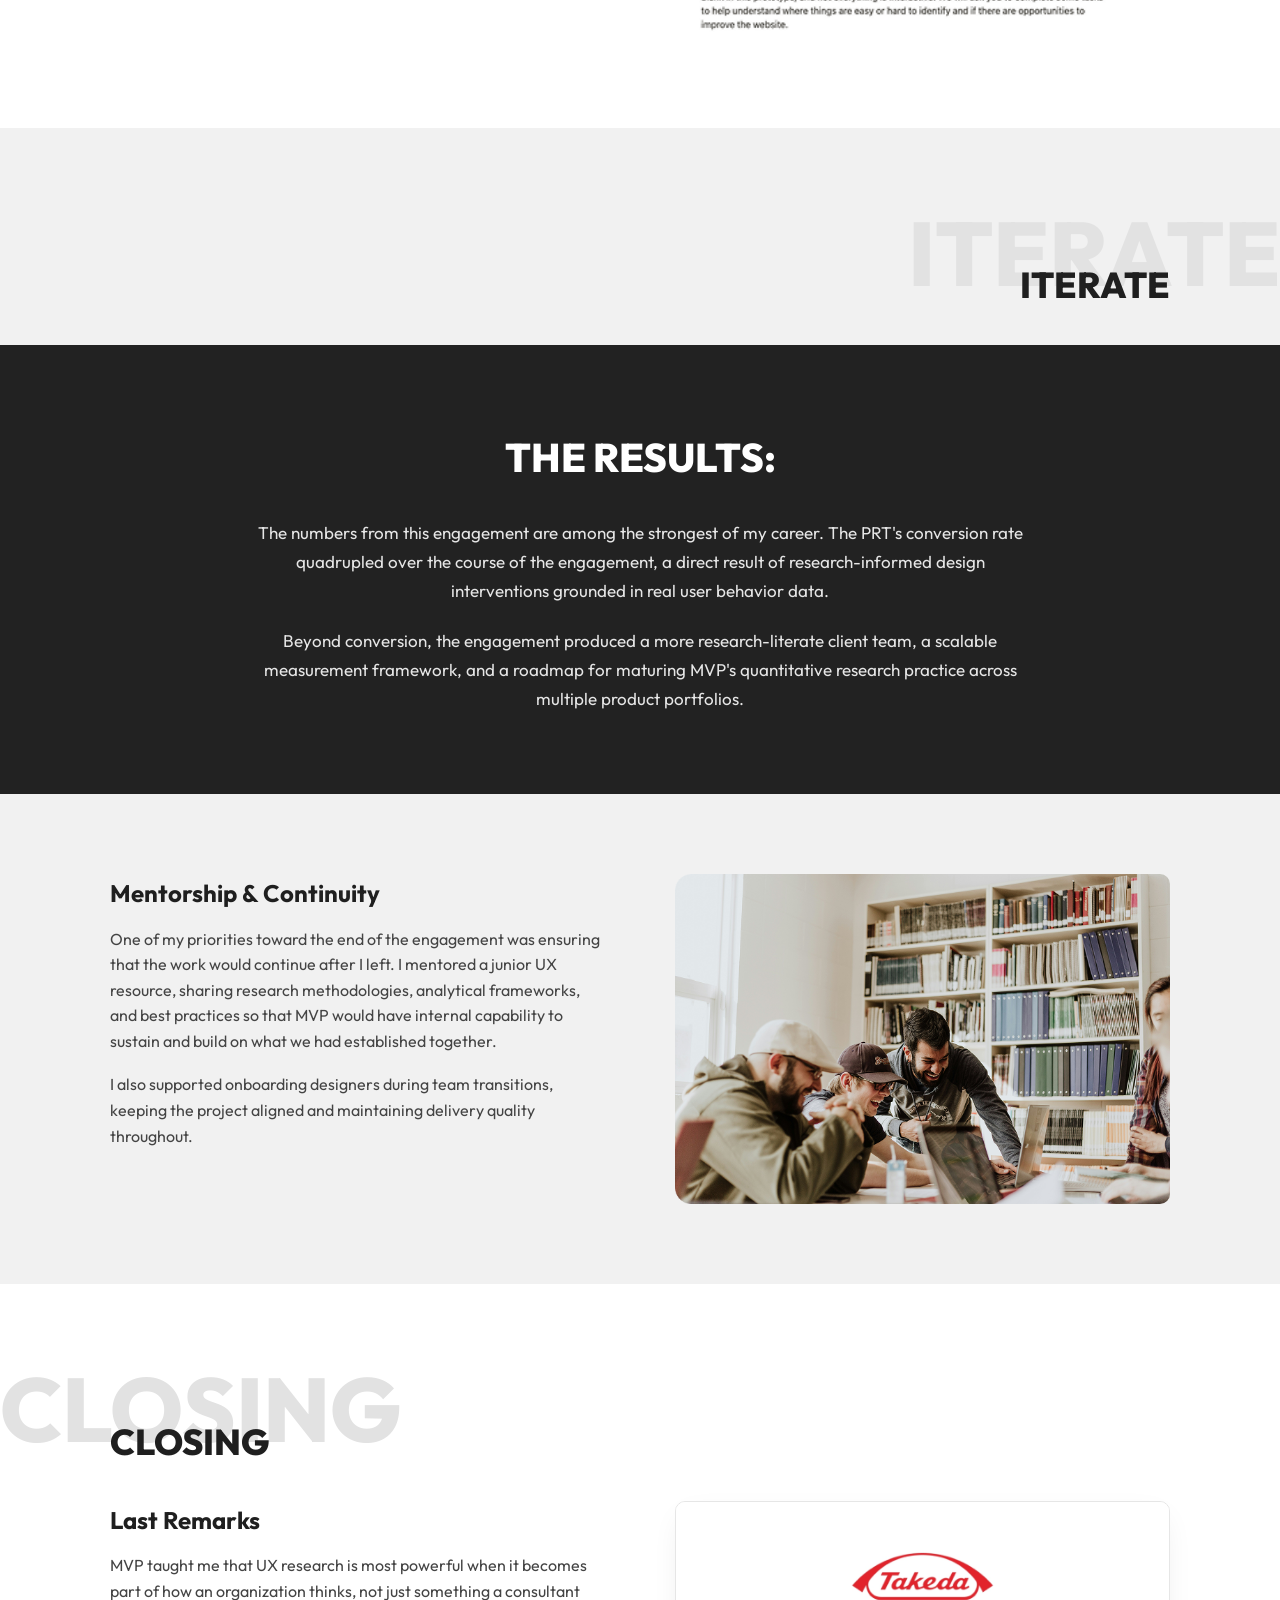
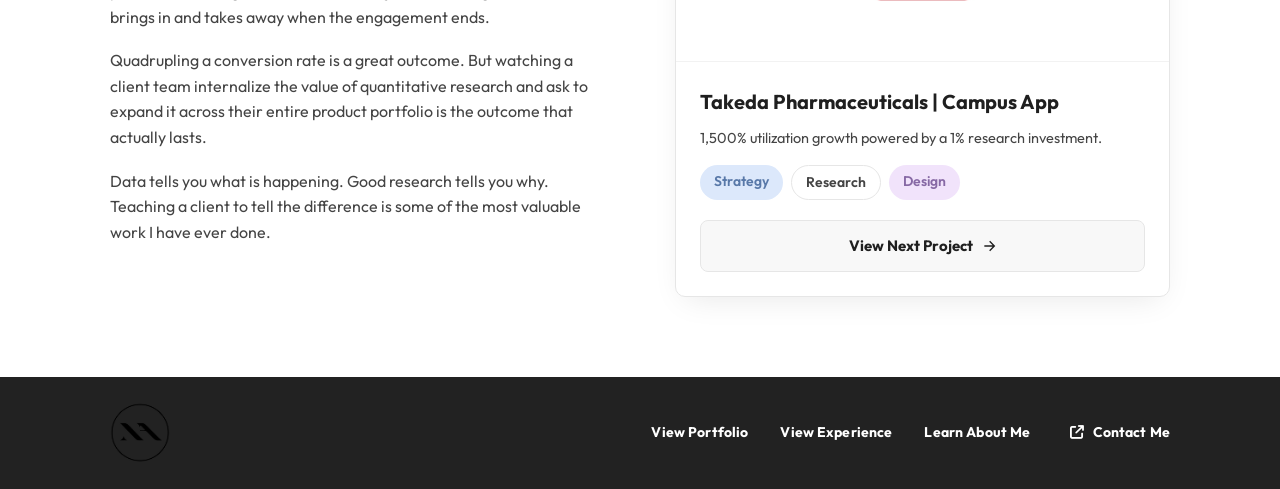
<file: mvp-healthcare.html>
<!DOCTYPE html>
<html lang="en">
<head>
  <meta charset="UTF-8">
  <meta name="viewport" content="width=device-width, initial-scale=1.0">
  <title>MVP Healthcare — Plan Recommendation Tool</title>
  <link rel="preconnect" href="https://fonts.googleapis.com">
  <link rel="preconnect" href="https://fonts.gstatic.com" crossorigin>
  <link href="https://fonts.googleapis.com/css2?family=Outfit:wght@400;500;600;700;800&family=Open+Sans:wght@400;600;700&display=swap" rel="stylesheet">
  <link rel="stylesheet" href="https://cdnjs.cloudflare.com/ajax/libs/font-awesome/6.5.0/css/all.min.css">
  <link rel="stylesheet" href="css/styles.css">
</head>
<body>

<!-- ===== HEADER ===== -->
<header class="site-header">
  <div class="nav-inner">
    <a href="index.html" class="logo" aria-label="Back to homepage">
      <img src="assets/logo-dark.png" alt="Noel Arroyo — back to homepage">
    </a>
    <!-- Desktop nav -->
    <nav class="main-nav">
      <a href="index.html#portfolio" style="line-height: 2.2em;">View Portfolio</a>
      <a href="index.html#experience" style="line-height: 2.2em;" >View Experience</a>
      <a href="index.html#about" style="line-height: 2.2em;">Learn About Me</a>
      <a href="https://www.linkedin.com/in/noel-arroyo/"><i class="fa-solid fa-arrow-up-right-from-square" style="padding: 0.5rem;"></i>Contact Me</a>
    </nav>
    <!-- FIX #1: Mobile menu button -->
    <button class="menu-btn" id="menuBtn" aria-expanded="false" aria-controls="mobileMenu">
      <i class="fa-solid fa-bars"></i> Menu
    </button>
  </div>
  <!-- FIX #1: Mobile dropdown -->
  <nav class="mobile-menu" id="mobileMenu" aria-label="Mobile navigation">
      <a href="index.html#portfolio">View Portfolio</a>
      <a href="index.html#experience">View Experience</a>
      <a href="index.html#about">Learn About Me</a>
      <a href="https://www.linkedin.com/in/noel-arroyo/">Contact Me</a>
  </nav>
</header>

<main>

  <!-- ===== HERO ===== -->
  <!-- FIX #3: watermark is first child, sits behind everything via z-index -->
  <section class="hero">
    <div class="watermark">MVP HEALTHCARE</div>
    <div class="wrap hero-inner">
      <!-- FIX #4: H1=48, H2=40 -->
      <h1>MVP HEALTHCARE</h1>
      <h2 class="subtitle">PLAN RECOMMEDATION TOOL</h2>

      <!-- FIX #5: meta and image side by side -->
      <div class="hero-content">
        <div class="meta-grid">
          <div class="meta-label"><i class="fa-solid fa-explosion"></i> Impact</div>
          <div class="meta-value">Quadrupling conversion rates through the power of research.</div>

          <div class="meta-label"><i class="fa-solid fa-tags"></i> Tags</div>
          <div class="meta-value tag-row">
            <span class="tag strategy">Strategy</span>
            <span class="tag plain">Research</span>
            <span class="tag design">Design</span>
          </div>

          <div class="meta-label"><i class="fa-solid fa-user-tie"></i> My Role</div>
          <div class="meta-value">Lead UX Quantitative Researcher</div>

          <div class="meta-label"><i class="fa-solid fa-users"></i> The Team</div>
          <div class="meta-value">Two Lead UX Designers, Lead UX Quantitative Researcher (me), Product Manager, Scrum Master, Technical Product Owner, and Twelve Developers</div>

          <div class="meta-label"><i class="fa-solid fa-clock"></i> Duration</div>
          <div class="meta-value">12 Months</div>
        </div>

        <!-- FIX #5: image in right column, aligned with meta -->
        <div class="hero-media">
          <img src="assets/hero-image-prt.png" alt="Heap analytics dashboard">
        </div>
      </div>
    </div>
  </section>

  <!-- ===== DISCLAIMER ===== -->
  <section class="section-pad">
    <div class="wrap">
      <div style="background-color: #FAEDCA; border: 2px, solid, #BEB396; border-radius: 1rem; padding: 1.5rem; display: inline-block;">
        
        <p><i class="fa-solid fa-circle-exclamation" style="padding-right: 0.5rem;"></i><b>Please note:</b> some images are lower resolution, as they were the only assets I could retrieve after the project's completion. The original high-resolution files were no longer accessible at the time. My apologies for the poor quality images.</p>
      </div>
    </div>
  </section>

  <!-- ===== INTRO ===== -->
  <section class="section-pad">
    <div class="wrap">
      <div class="section-heading-wrap">
        <div class="watermark">INTRO</div>
        <h3 class="section-title">INTRODUCTION</h3>
      </div>
      <div class="two-col">
        <div>
          <p>MVP Health Care is a not-for-profit health insurer serving individuals and businesses across New York and Vermont. As an HMO-POS, PPO, and Medicare Advantage organization, they operate in a space where clarity and trust are everything. Their Plan Recommendation Tool, known as the PRT, helps new and existing members quickly identify the right health plan for the upcoming year based on their known medical needs.</p>
          <p>I was brought in to lead their quantitative research efforts, mature their measurement practice, and drive meaningful improvements to the PRT and Payment Center products.</p>
        </div>
        <div class="media-rounded">
          <img src="assets/intro-image-prt-1.png" alt="Doctor examining a young child while parent holds them">
        </div>
      </div>
    </div>
  </section>

  <!-- ===== EXECUTIVE SUMMARY ===== -->
  <section class="section-pad bg-soft2">
    <div class="wrap">
      <div class="section-heading-wrap align-right-block">
        <div class="watermark align-right">SUMMARY</div>
        <h3 class="section-title">EXECUTIVE SUMMARY</h3>
      </div>
      <div class="two-col">
        <div class="media-rounded">
          <img src="assets/summary-image-prt-1.png" alt="Heap validation dashboard">
        </div>
        <div>
          <p>This engagement was a deep dive into the world of UX quantitative research. While most of my projects blend research and design equally, MVP was an opportunity to go further into the analytical side of UX than I had before, and to demonstrate what a mature measurement practice looks like in a healthcare context.</p>
          <p>I introduced research frameworks, built analytics dashboards, educated stakeholders on quantitative principles, and delivered design interventions that quadrupled the PRT's conversion rate. Along the way I became a trusted research advisor to the client and laid the groundwork for a measurement practice that would outlast my engagement.</p>
          <p><strong>Core Disciplines:</strong> UX Strategy, Quantitative Research, Goal Tree Mapping, Analytics Implementation, Survey Design, Usability Studies, Design, Mentorship</p>
        </div>
      </div>
    </div>
  </section>

  <!-- ===== LEARN ===== -->
  <section class="section-pad">
    <div class="wrap">
      <div class="section-heading-wrap">
        <div class="watermark">LEARN</div>
        <h3 class="section-title">LEARN</h3>
      </div>
      <div class="two-col">
        <div>
          <h4 class="block-title">Understanding the Business</h4>
          <p>Every engagement starts with understanding what the business is actually trying to accomplish. At MVP, that meant facilitating Goal Tree Mapping workshops to connect the PRT's product objectives to the organization's higher-level corporate goals.</p>
          <p style="margin-bottom: 18px;">This exercise accomplished more than alignment. It gave us a framework for identifying which metrics actually mattered, separating the ones that would tell us something meaningful about user behavior and product health from the ones that would simply generate noise.</p>
        </div>
        <div class="media-rounded">
          <img src="assets/learn-image-prt-1.png" alt="Goal tree mapping workshop diagram">
        </div>
      </div>
    </div>
  </section>

  <!-- ===== PROBLEM STATEMENT ===== -->
  <section class="banner-dark">
    <div class="wrap">
      <h2>PROBLEM STATEMENT:</h2>
      <p>MVP had a measurability problem. Without a clear research framework or analytics infrastructure in place, the team was making design decisions without confidence in what was actually driving user behavior. The PRT had untapped conversion potential, the Payment Center carried unidentified risks tied to a third-party vendor integration, and the organization lacked the quantitative research foundation needed to make informed, data-driven product decisions at scale.</p>
    </div>
  </section>

  <!-- ===== BUILD — Analytics Foundation ===== -->
  <section class="section-pad">
    <div class="wrap">
      <div class="two-col">
        <div class="media-rounded">
          <img src="assets/learn-image-prt-2.png" alt="Heap funnel analysis dashboard">
        </div>
        <div>
          <h4 class="block-title">Building the Analytics Foundation</h4>
          <p>Once I understood the business goals and identified the KPIs that mattered, I got to work building Heap Analytics dashboards that gave MVP stakeholders real-time visibility into user behavior and product performance.</p>
          <p>But delivering dashboards was only part of the work. I also spent significant time educating the client team on the quantitative principles required to interpret data responsibly. Topics included statistical significance, standard deviation, z-scores, confidence intervals, correlation and regression analysis, and forecasting. For many stakeholders this was their first meaningful exposure to these concepts in a UX context.</p>
          <p>The impact went beyond the PRT. MVP's appetite for quantitative research grew throughout the engagement, and leadership began pushing to extend this measurement practice into their Employer, Broker, and Provider product portfolios.</p>
        </div>
      </div>
    </div>
  </section>

  <!-- ===== BUILD heading ===== -->
  <section class="section-pad bg-soft" style="padding-bottom: 0;">
    <div class="wrap">
      <div class="section-heading-wrap align-right-block" style="margin-bottom: 0;">
        <div class="watermark align-right">BUILD</div>
        <h3 class="section-title">BUILD</h3>
      </div>
    </div>
  </section>

  <!-- ===== BUILD — Surveys ===== -->
  <section class="section-pad bg-soft">
    <div class="wrap">
      <div class="two-col">
        <div class="media-rounded">
          <img src="assets/build-image-prt-1.png" alt="SUS scoring sheet">
        </div>
        <div>
          <h4 class="block-title">Introducing Measurement Surveys</h4>
          <p>With the analytics foundation in place I introduced two established UX quantitative research surveys as intercept tools on the PRT: the System Usability Scale (SUS) and the Usability Metric for User Experience (UMUX-Lite).</p>
          <p>SUS measures perceived usability through 10 Likert-scale statements, producing a score between 0 and 100. UMUX-Lite distills that further into four focused questions about ease of use and likelihood of recommendation. Together they gave MVP an ongoing, lightweight mechanism for capturing user sentiment without disrupting the experience.</p>
          <p>I also conducted NPS analysis at MVP's request. While I had reservations about NPS as the right tool for this particular scenario, I delivered a thorough analysis and recommended enhancements including a qualitative follow-up question and strategic placement of product promotion links.</p>
          <h4 class="block-title" style="margin-top:36px;">Design Intervention</h4>
          <p>Informed by the research and analytics findings, I delivered design updates to both the PRT and the Payment Center. Each intervention was grounded in what the data was telling us about where users were struggling and where opportunities existed to reduce friction and improve conversion.</p>
        </div>
      </div>
    </div>
  </section>

  <!-- ===== TEST ===== -->
  <section class="section-pad">
    <div class="wrap">
      <div class="section-heading-wrap">
        <div class="watermark">TEST</div>
        <h3 class="section-title">TEST</h3>
      </div>
      <div class="two-col">
        <div>
          <h4 class="block-title">Unmoderated Usability Studies</h4>
          <p>For the Payment Center I conducted unmoderated usability studies via Trymata to validate the design direction and identify any risks before changes went live. The studies surfaced substantial risks tied to a third-party vendor integration that had not been visible through analytics alone, confirming that no single research method tells the whole story.</p>
          <h4 class="block-title" style="margin-top:40px;">Identifying Blind Spots</h4>
          <p>One of the more significant findings of the engagement was the discovery that MVP had no visibility into user behavior beyond the PRT itself. A third-party vendor integration created a measurement gap that left a critical portion of the user journey completely untracked. Surfacing this blind spot and advising the client on how to address it was one of the quieter but more impactful contributions of the project.</p>
        </div>
        <div class="media-rounded">
          <img src="assets/test-image-prt-1.png" alt="Payment Center initial testing plan document">
        </div>
      </div>
    </div>
  </section>

  <!-- ===== ITERATE ===== -->
  <section class="thin-heading-section">
    <div class="wrap">
      <div class="section-heading-wrap align-right-block" style="margin-bottom: 0;">
        <div class="watermark align-right">ITERATE</div>
        <h3 class="section-title">ITERATE</h3>
      </div>
    </div>
  </section>

  <!-- ===== RESULTS ===== -->
  <section class="banner-dark">
    <div class="wrap">
      <h2>THE RESULTS:</h2>
      <p>The numbers from this engagement are among the strongest of my career. The PRT's conversion rate quadrupled over the course of the engagement, a direct result of research-informed design interventions grounded in real user behavior data.</p>
      <p>Beyond conversion, the engagement produced a more research-literate client team, a scalable measurement framework, and a roadmap for maturing MVP's quantitative research practice across multiple product portfolios.</p>
    </div>
  </section>

  <!-- ===== MENTORSHIP (part of ITERATE) ===== -->
  <section class="section-pad bg-soft2">
    <div class="wrap">
      <div class="two-col">
        <div>
          <h4 class="block-title">Mentorship &amp; Continuity</h4>
          <p>One of my priorities toward the end of the engagement was ensuring that the work would continue after I left. I mentored a junior UX resource, sharing research methodologies, analytical frameworks, and best practices so that MVP would have internal capability to sustain and build on what we had established together.</p>
          <p>I also supported onboarding designers during team transitions, keeping the project aligned and maintaining delivery quality throughout.</p>
        </div>
        <div class="media-rounded">
          <img src="assets/iterate-image-prt-1.png" alt="Team gathered around a laptop in a library">
        </div>
      </div>
    </div>
  </section>

  <!-- ===== CLOSING ===== -->
  <section class="section-pad">
    <div class="wrap">
      <div class="section-heading-wrap">
        <div class="watermark">CLOSING</div>
        <h3 class="section-title">CLOSING</h3>
      </div>
      <div class="two-col">
        <div>
          <h4 class="block-title">Last Remarks</h4>
          <p>MVP taught me that UX research is most powerful when it becomes part of how an organization thinks, not just something a consultant brings in and takes away when the engagement ends.</p>
          <p>Quadrupling a conversion rate is a great outcome. But watching a client team internalize the value of quantitative research and ask to expand it across their entire product portfolio is the outcome that actually lasts.</p>
          <p>Data tells you what is happening. Good research tells you why. Teaching a client to tell the difference is some of the most valuable work I have ever done.</p>
        </div>
        <div class="next-card">
          <div class="next-card-banner">
            <img src="assets/takeda-logo-image-homepage.png" alt="CFNA — Credit First National Association">
          </div>
          <div class="next-card-body">
            <h4>Takeda Pharmaceuticals | Campus App</h4>
            <p>1,500% utilization growth powered by a 1% research investment.</p>
            <div class="next-card-tags">
              <span class="tag strategy">Strategy</span>
              <span class="tag plain">Research</span>
              <span class="tag design">Design</span>
            </div>
            <a class="btn-next" href="takeda.html">
              View Next Project
              <svg viewBox="0 0 24 24" fill="none" stroke="currentColor" stroke-width="2"><path d="M5 12h14M13 5l7 7-7 7"/></svg>
            </a>
          </div>
        </div>
      </div>
    </div>
  </section>

</main>

<!-- ===== FOOTER ===== -->
<footer class="site-footer">
  <div class="footer-inner">
    <a href="index.html" class="logo" aria-label="Back to homepage">
      <img src="assets/logo-dark.png" alt="Noel Arroyo — back to homepage">
    </a>
    <nav class="main-nav">
      <a href="index.html#portfolio" style="line-height: 2.2em;">View Portfolio</a>
      <a href="index.html#experience" style="line-height: 2.2em;" >View Experience</a>
      <a href="index.html#about" style="line-height: 2.2em;">Learn About Me</a>
      <a href="https://www.linkedin.com/in/noel-arroyo/"><i class="fa-solid fa-arrow-up-right-from-square" style="padding: 0.5rem;"></i>Contact Me</a>
    </nav>
  </div>
</footer>


<script src="js/script.js"></script>
</body>
</html>
</file>
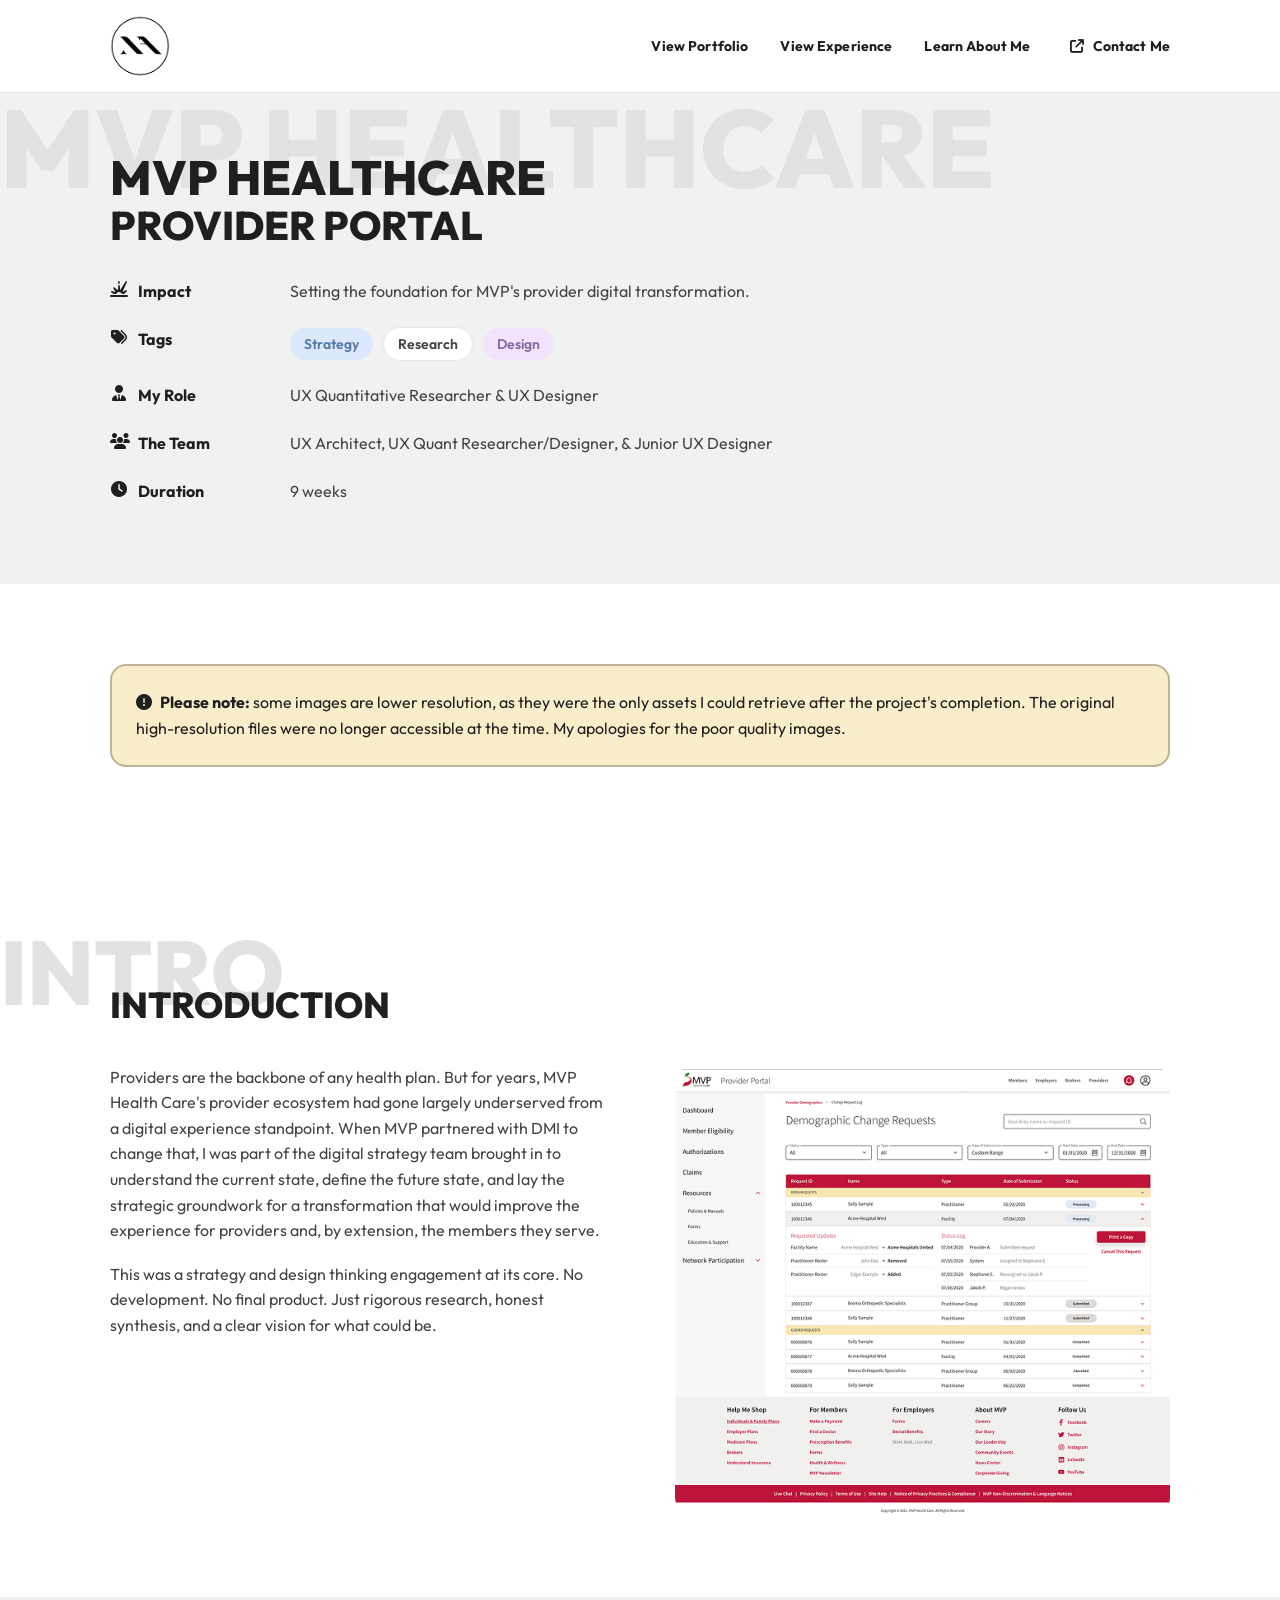
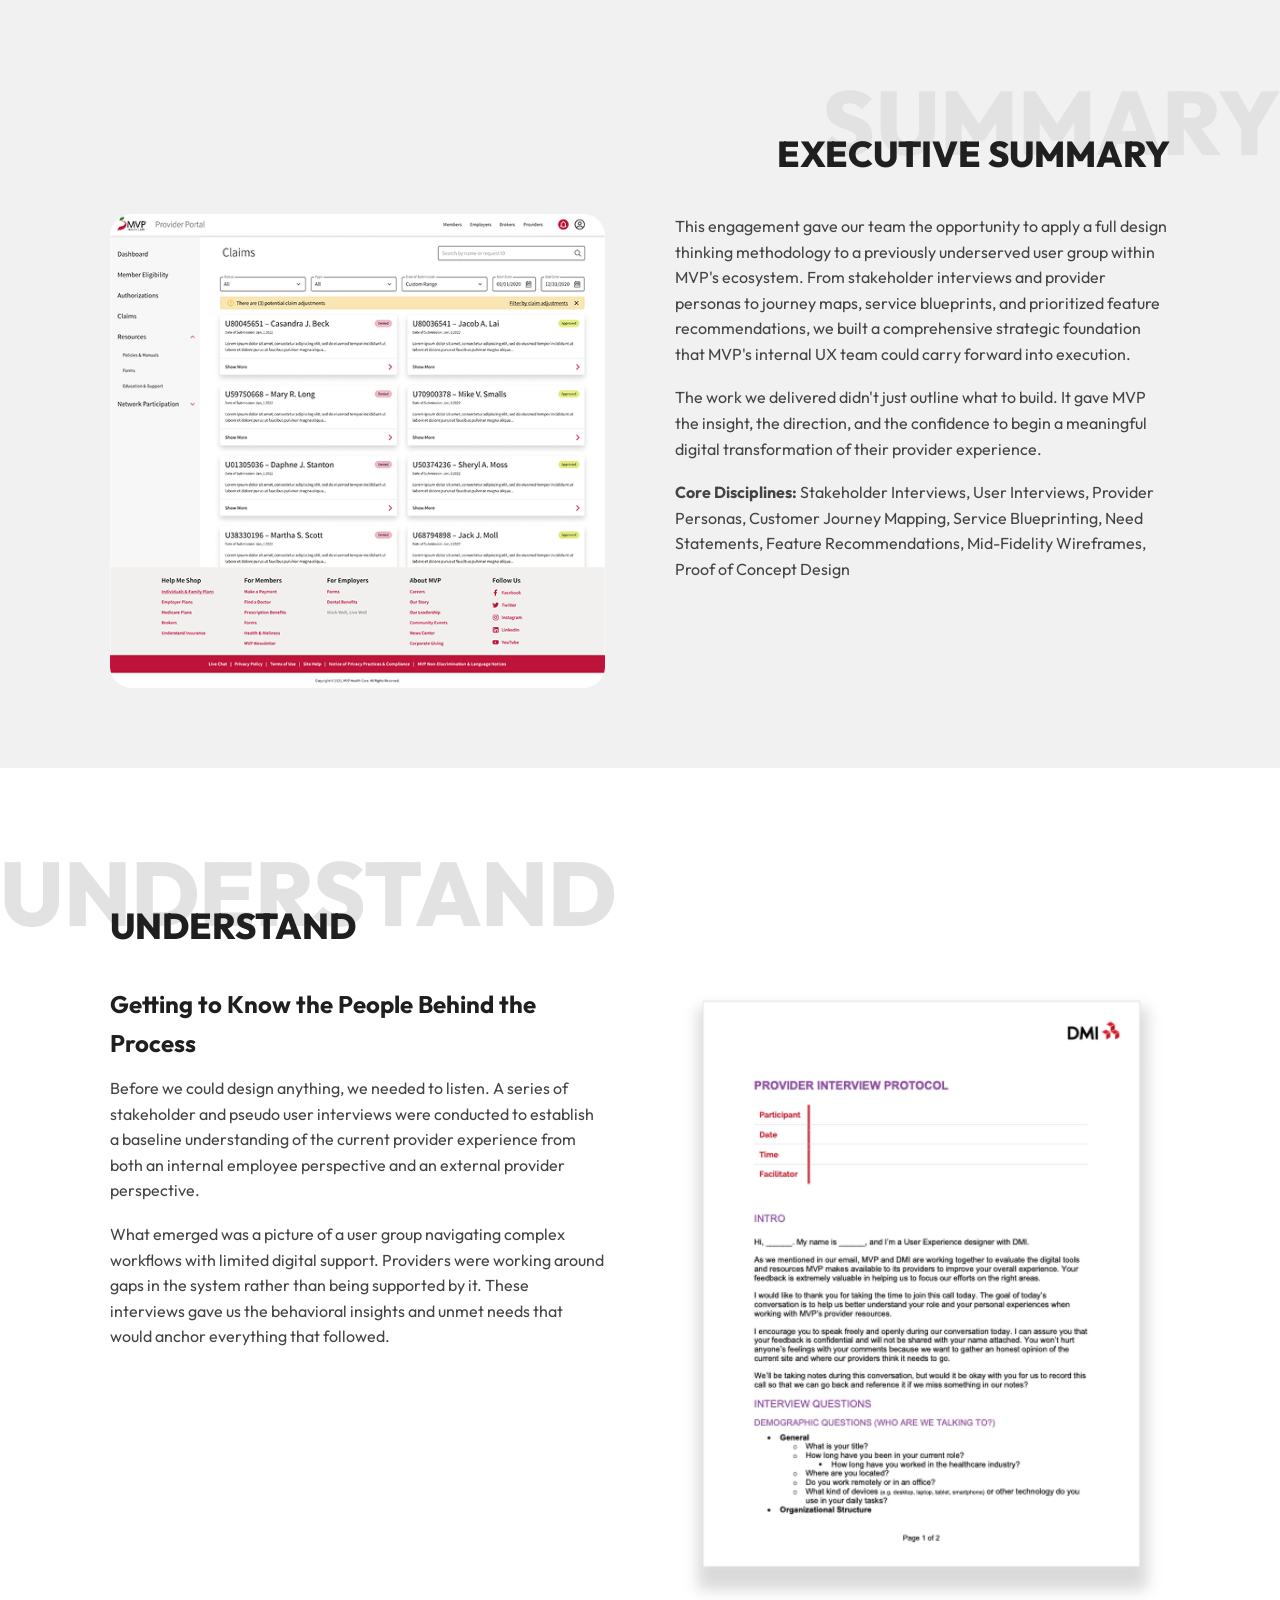
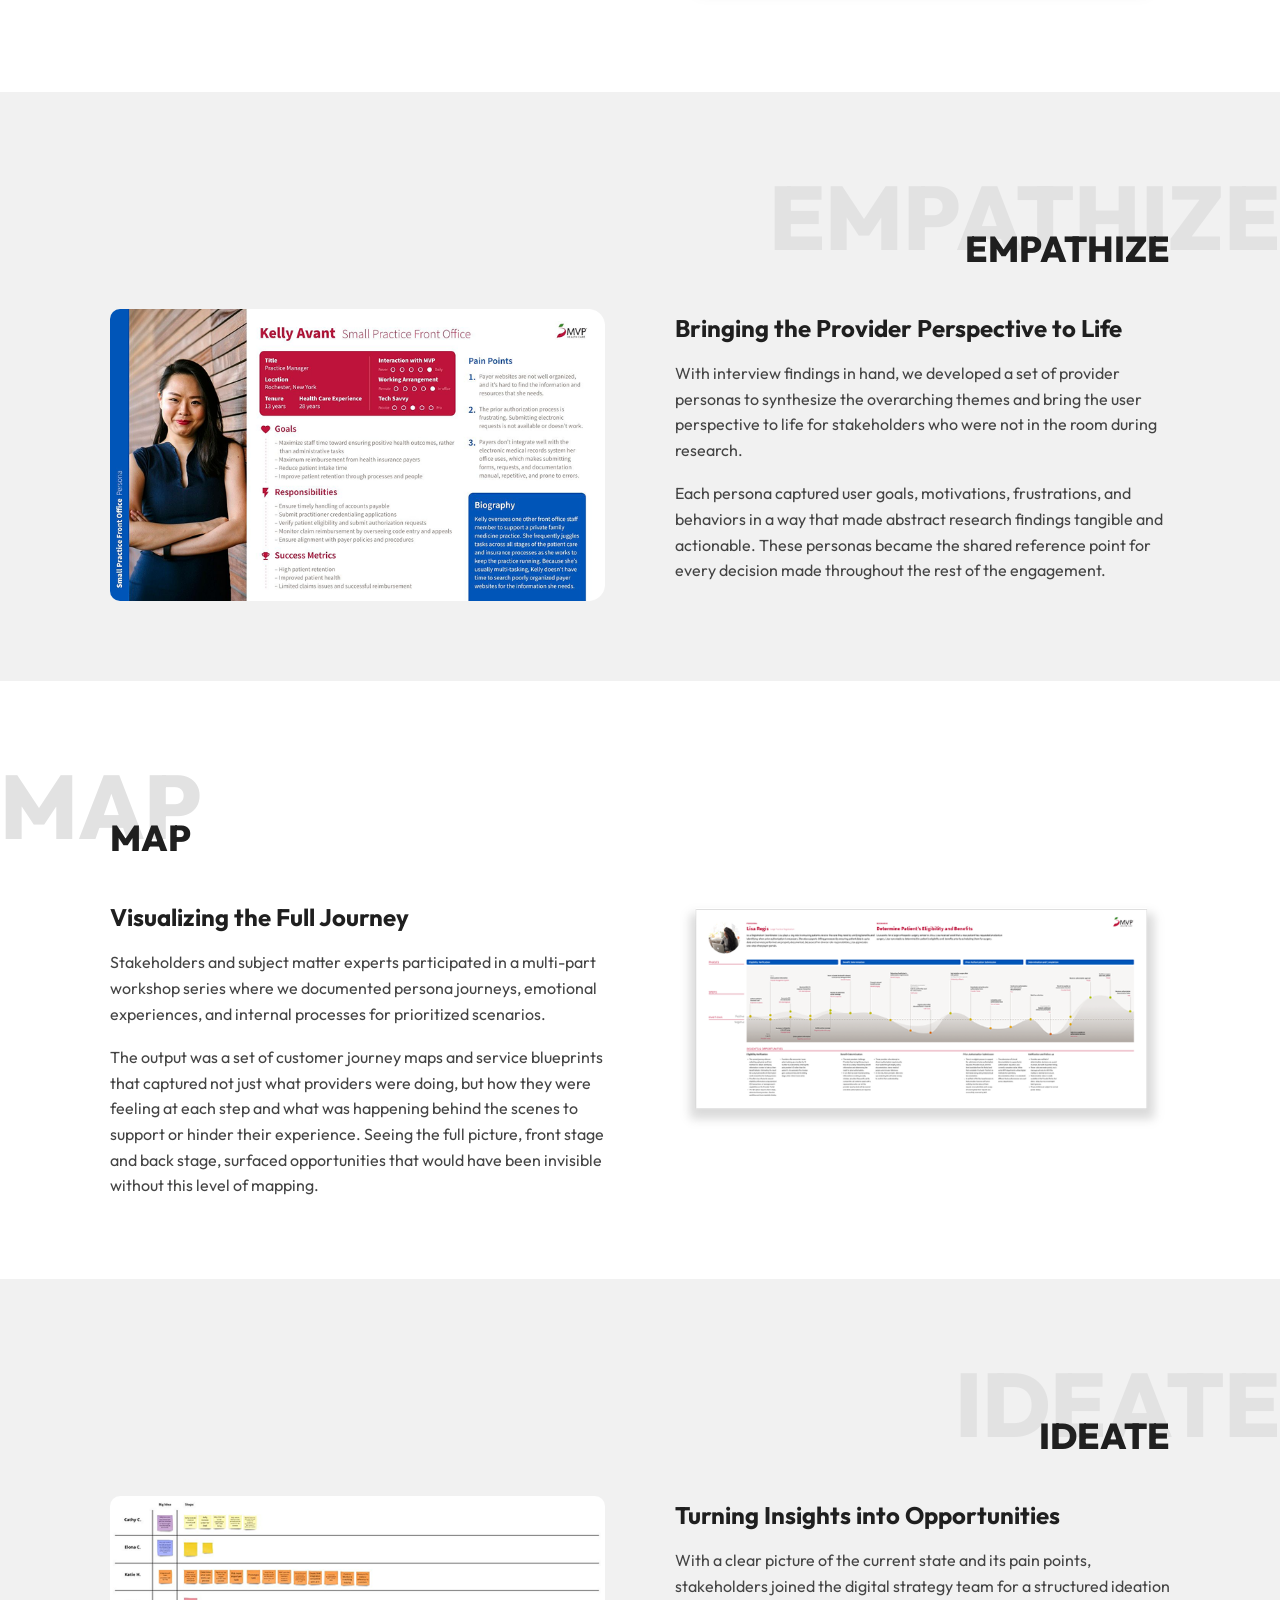
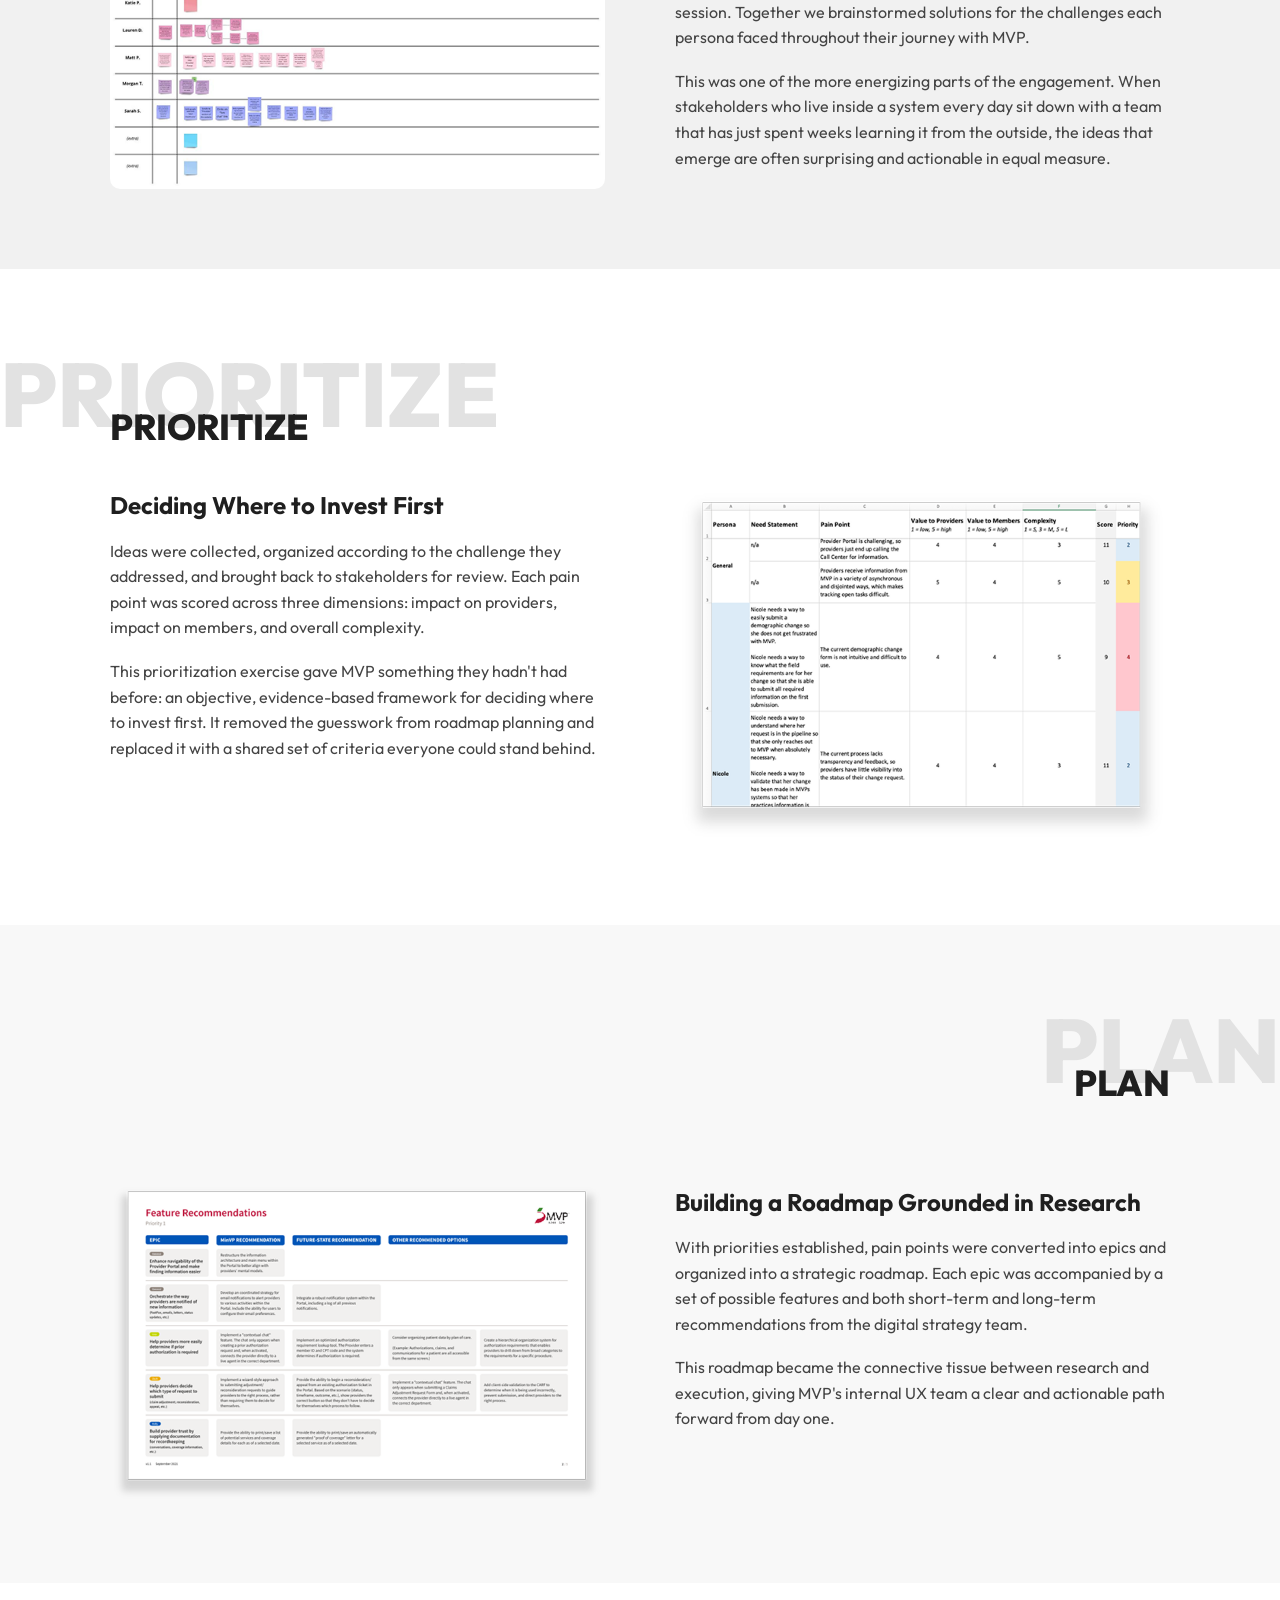
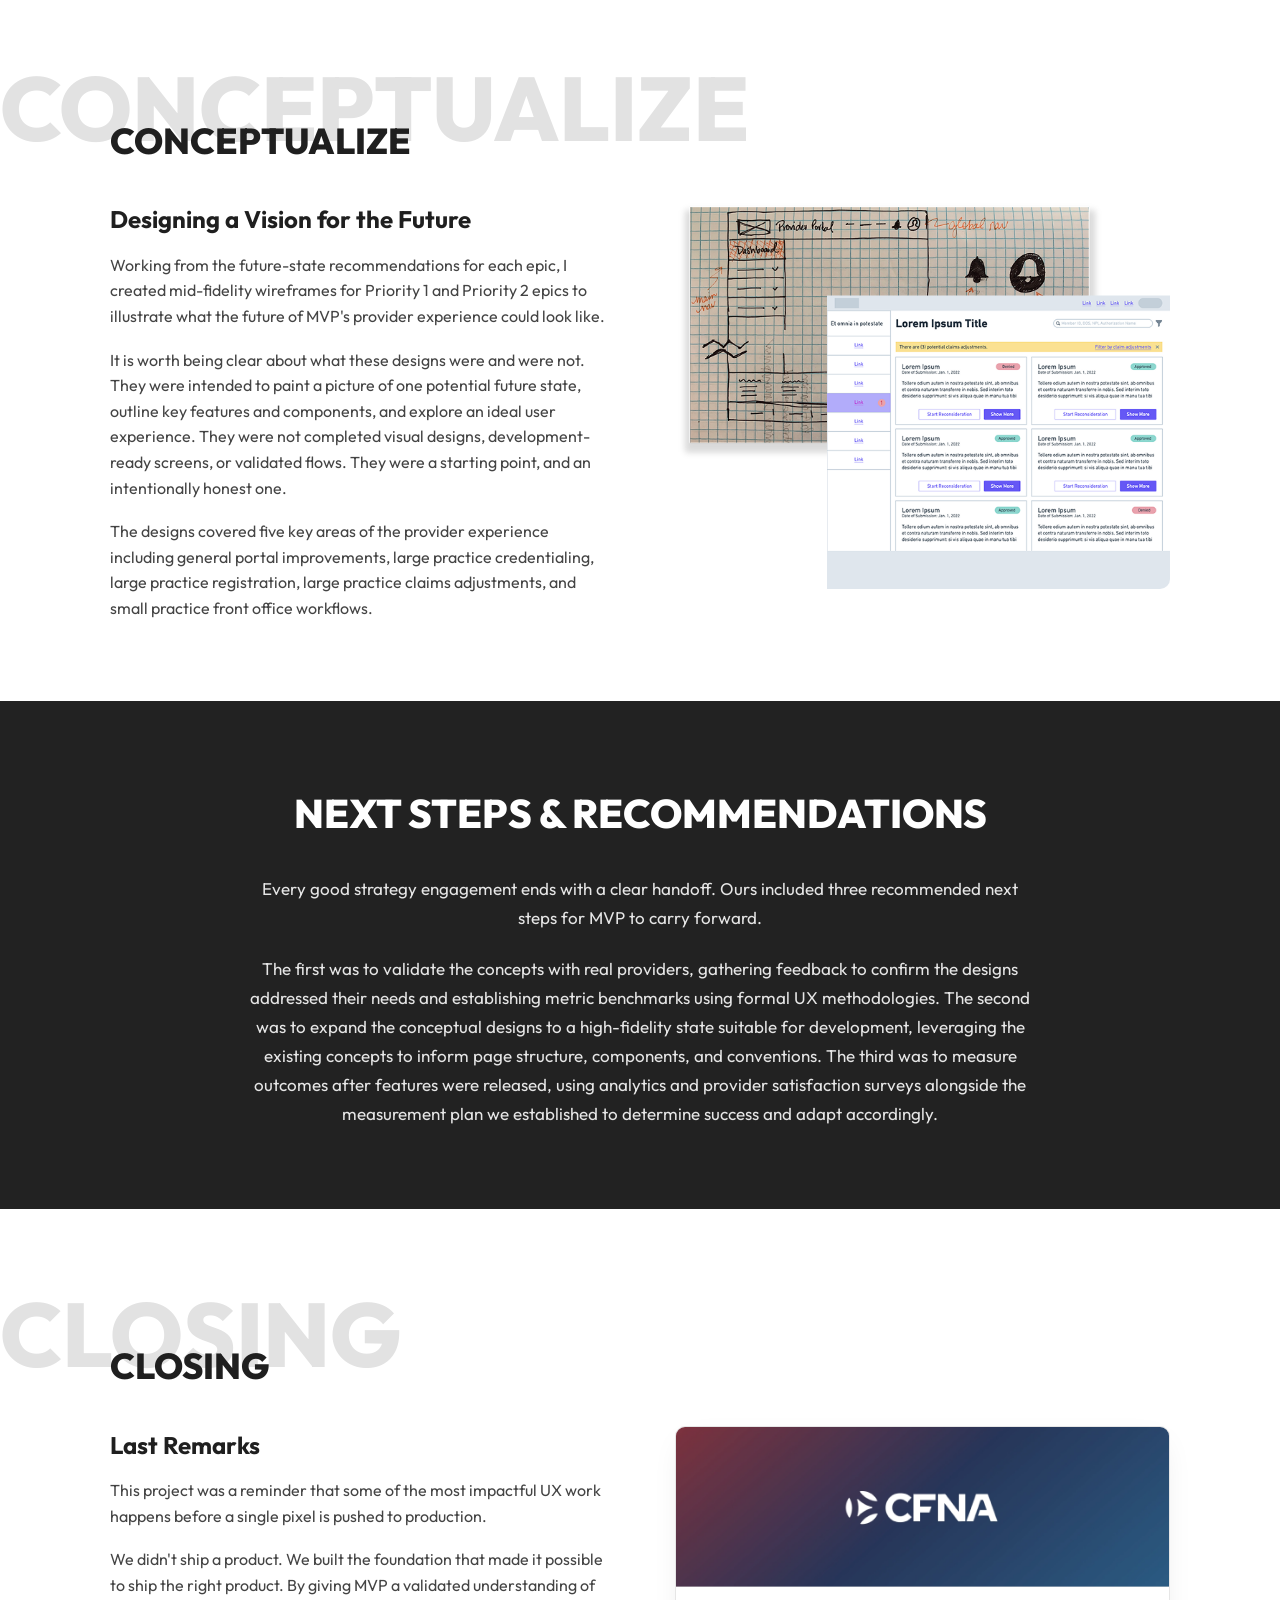
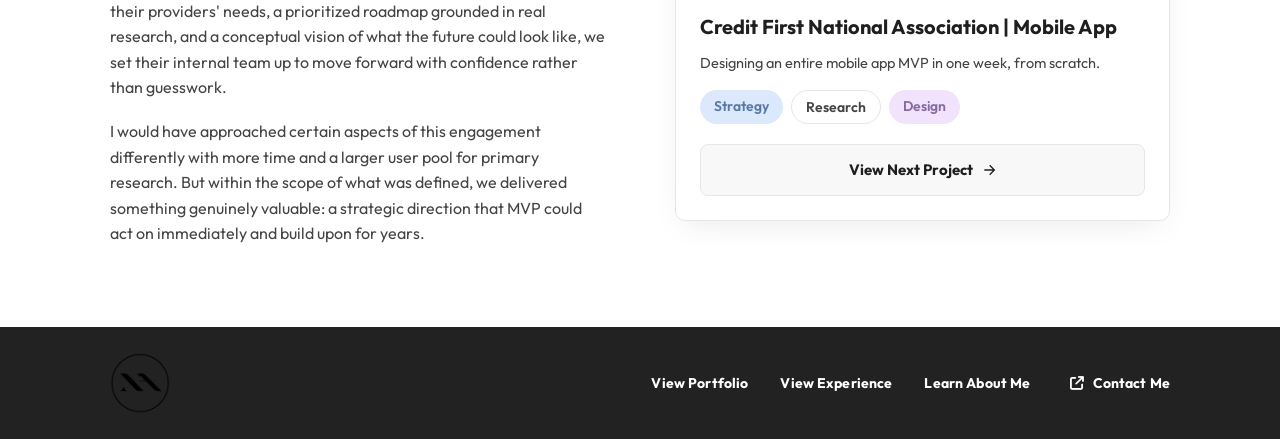
<file: mvp-provider.html>
<!DOCTYPE html>
<html lang="en">
<head>
  <meta charset="UTF-8">
  <meta name="viewport" content="width=device-width, initial-scale=1.0">
  <title>MVP Healthcare — Provider Portal</title>
  <link rel="preconnect" href="https://fonts.googleapis.com">
  <link rel="preconnect" href="https://fonts.gstatic.com" crossorigin>
  <link href="https://fonts.googleapis.com/css2?family=Outfit:wght@400;500;600;700;800&family=Open+Sans:wght@400;600;700&display=swap" rel="stylesheet">
  <link rel="stylesheet" href="https://cdnjs.cloudflare.com/ajax/libs/font-awesome/6.5.0/css/all.min.css">
  <link rel="stylesheet" href="css/styles.css">
</head>
<body>

<!-- ===== HEADER ===== -->
<header class="site-header">
  <div class="nav-inner">
    <a href="index.html" class="logo" aria-label="Back to homepage"><img src="assets/logo-dark.png" alt="Noel Arroyo — back to homepage"></a>
    <nav class="main-nav">
      <a href="index.html#portfolio" style="line-height: 2.2em;">View Portfolio</a>
      <a href="index.html#experience" style="line-height: 2.2em;" >View Experience</a>
      <a href="index.html#about" style="line-height: 2.2em;">Learn About Me</a>
      <a href="https://www.linkedin.com/in/noel-arroyo/"><i class="fa-solid fa-arrow-up-right-from-square" style="padding: 0.5rem;"></i>Contact Me</a>
    </nav>
    <button class="menu-btn" id="menuBtn" aria-expanded="false" aria-controls="mobileMenu">
      <i class="fa-solid fa-bars"></i> Menu
    </button>
  </div>
  <nav class="mobile-menu" id="mobileMenu" aria-label="Mobile navigation">
      <a href="index.html#portfolio">View Portfolio</a>
      <a href="index.html#experience">View Experience</a>
      <a href="index.html#about">Learn About Me</a>
      <a href="https://www.linkedin.com/in/noel-arroyo/">Contact Me</a>
  </nav>
</header>

<main>

  <!-- ===== HERO — meta only, no right image ===== -->
  <section class="hero">
    <div class="watermark">MVP HEALTHCARE</div>
    <div class="wrap hero-inner">
      <h1>MVP HEALTHCARE</h1>
      <h2 class="subtitle">PROVIDER PORTAL</h2>
      <div class="meta-grid">
        <div class="meta-label"><i class="fa-solid fa-explosion"></i> Impact</div>
        <div class="meta-value">Setting the foundation for MVP's provider digital transformation.</div>

        <div class="meta-label"><i class="fa-solid fa-tags"></i> Tags</div>
        <div class="meta-value tag-row">
          <span class="tag strategy">Strategy</span>
          <span class="tag plain">Research</span>
          <span class="tag design">Design</span>
        </div>

        <div class="meta-label"><i class="fa-solid fa-user-tie"></i> My Role</div>
        <div class="meta-value">UX Quantitative Researcher &amp; UX Designer</div>

        <div class="meta-label"><i class="fa-solid fa-users"></i> The Team</div>
        <div class="meta-value">UX Architect, UX Quant Researcher/Designer, &amp; Junior UX Designer</div>

        <div class="meta-label"><i class="fa-solid fa-clock"></i> Duration</div>
        <div class="meta-value">9 weeks</div>
      </div>
    </div>
  </section>

  <!-- ===== DISCLAIMER ===== -->
  <section class="section-pad">
    <div class="wrap">
      <div style="background-color: #FAEDCA; border: 2px, solid, #BEB396; border-radius: 1rem; padding: 1.5rem; display: inline-block;">
        
        <p><i class="fa-solid fa-circle-exclamation" style="padding-right: 0.5rem;"></i><b>Please note:</b> some images are lower resolution, as they were the only assets I could retrieve after the project's completion. The original high-resolution files were no longer accessible at the time. My apologies for the poor quality images.</p>
      </div>
    </div>
  </section>

  <!-- ===== INTRO ===== -->
  <section class="section-pad">
    <div class="wrap">
      <div class="section-heading-wrap">
        <div class="watermark">INTRO</div>
        <h3 class="section-title">INTRODUCTION</h3>
      </div>
      <div class="two-col">
        <div>
          <p>Providers are the backbone of any health plan. But for years, MVP Health Care's provider ecosystem had gone largely underserved from a digital experience standpoint. When MVP partnered with DMI to change that, I was part of the digital strategy team brought in to understand the current state, define the future state, and lay the strategic groundwork for a transformation that would improve the experience for providers and, by extension, the members they serve.</p>
          <p>This was a strategy and design thinking engagement at its core. No development. No final product. Just rigorous research, honest synthesis, and a clear vision for what could be.</p>
        </div>
        <div class="media-rounded">
          <img src="assets/intro-image-provider-1.png" alt="MVP Provider Portal — Demographic Change Requests screen showing current state">
        </div>
      </div>
    </div>
  </section>

  <!-- ===== EXECUTIVE SUMMARY ===== -->
  <section class="section-pad bg-soft2">
    <div class="wrap">
      <div class="section-heading-wrap align-right-block">
        <div class="watermark align-right">SUMMARY</div>
        <h3 class="section-title">EXECUTIVE SUMMARY</h3>
      </div>
      <div class="two-col">
        <div class="media-rounded">
          <img src="assets/summary-image-provider-1.png" alt="MVP Provider Portal — Claims screen showing current state">
        </div>
        <div>
          <p>This engagement gave our team the opportunity to apply a full design thinking methodology to a previously underserved user group within MVP's ecosystem. From stakeholder interviews and provider personas to journey maps, service blueprints, and prioritized feature recommendations, we built a comprehensive strategic foundation that MVP's internal UX team could carry forward into execution.</p>
          <p>The work we delivered didn't just outline what to build. It gave MVP the insight, the direction, and the confidence to begin a meaningful digital transformation of their provider experience.</p>
          <p><strong>Core Disciplines:</strong> Stakeholder Interviews, User Interviews, Provider Personas, Customer Journey Mapping, Service Blueprinting, Need Statements, Feature Recommendations, Mid-Fidelity Wireframes, Proof of Concept Design</p>
        </div>
      </div>
    </div>
  </section>

  <!-- ===== UNDERSTAND ===== -->
  <section class="section-pad">
    <div class="wrap">
      <div class="section-heading-wrap">
        <div class="watermark">UNDERSTAND</div>
        <h3 class="section-title">UNDERSTAND</h3>
      </div>
      <div class="two-col">
        <div>
          <h4 class="block-title">Getting to Know the People Behind the Process</h4>
          <p>Before we could design anything, we needed to listen. A series of stakeholder and pseudo user interviews were conducted to establish a baseline understanding of the current provider experience from both an internal employee perspective and an external provider perspective.</p>
          <p>What emerged was a picture of a user group navigating complex workflows with limited digital support. Providers were working around gaps in the system rather than being supported by it. These interviews gave us the behavioral insights and unmet needs that would anchor everything that followed.</p>
        </div>
        <div class="media-rounded">
          <img src="assets/understand-image-provider-1.png" alt="Provider Interview Protocol document — DMI branded research guide">
        </div>
      </div>
    </div>
  </section>

  <!-- ===== EMPATHIZE ===== -->
  <section class="section-pad bg-soft2">
    <div class="wrap">
      <div class="section-heading-wrap align-right-block">
        <div class="watermark align-right">EMPATHIZE</div>
        <h3 class="section-title">EMPATHIZE</h3>
      </div>
      <div class="two-col">
        <div class="media-rounded">
          <img src="assets/empathize-image-provider-1.png" alt="Kelly Avant — Small Practice Front Office persona card">
        </div>
        <div>
          <h4 class="block-title">Bringing the Provider Perspective to Life</h4>
          <p>With interview findings in hand, we developed a set of provider personas to synthesize the overarching themes and bring the user perspective to life for stakeholders who were not in the room during research.</p>
          <p>Each persona captured user goals, motivations, frustrations, and behaviors in a way that made abstract research findings tangible and actionable. These personas became the shared reference point for every decision made throughout the rest of the engagement.</p>
        </div>
      </div>
    </div>
  </section>

  <!-- ===== MAP ===== -->
  <section class="section-pad">
    <div class="wrap">
      <div class="section-heading-wrap">
        <div class="watermark">MAP</div>
        <h3 class="section-title">MAP</h3>
      </div>
      <div class="two-col">
        <div>
          <h4 class="block-title">Visualizing the Full Journey</h4>
          <p>Stakeholders and subject matter experts participated in a multi-part workshop series where we documented persona journeys, emotional experiences, and internal processes for prioritized scenarios.</p>
          <p>The output was a set of customer journey maps and service blueprints that captured not just what providers were doing, but how they were feeling at each step and what was happening behind the scenes to support or hinder their experience. Seeing the full picture, front stage and back stage, surfaced opportunities that would have been invisible without this level of mapping.</p>
        </div>
        <div class="media-rounded">
          <img src="assets/map-image-provider-1.png" alt="Lisa Regis — Determine Patient's Eligibility and Benefits journey map">
        </div>
      </div>
    </div>
  </section>

  <!-- ===== IDEATE ===== -->
  <section class="section-pad bg-soft2">
    <div class="wrap">
      <div class="section-heading-wrap align-right-block">
        <div class="watermark align-right">IDEATE</div>
        <h3 class="section-title">IDEATE</h3>
      </div>
      <div class="two-col">
        <div class="media-rounded">
          <img src="assets/ideate-image-provider-1.png" alt="Ideation session — need statements and recommendations mapped by persona">
        </div>
        <div>
          <h4 class="block-title">Turning Insights into Opportunities</h4>
          <p>With a clear picture of the current state and its pain points, stakeholders joined the digital strategy team for a structured ideation session. Together we brainstormed solutions for the challenges each persona faced throughout their journey with MVP.</p>
          <p>This was one of the more energizing parts of the engagement. When stakeholders who live inside a system every day sit down with a team that has just spent weeks learning it from the outside, the ideas that emerge are often surprising and actionable in equal measure.</p>
        </div>
      </div>
    </div>
  </section>

  <!-- ===== PRIORITIZE ===== -->
  <section class="section-pad">
    <div class="wrap">
      <div class="section-heading-wrap">
        <div class="watermark">PRIORITIZE</div>
        <h3 class="section-title">PRIORITIZE</h3>
      </div>
      <div class="two-col">
        <div>
          <h4 class="block-title">Deciding Where to Invest First</h4>
          <p>Ideas were collected, organized according to the challenge they addressed, and brought back to stakeholders for review. Each pain point was scored across three dimensions: impact on providers, impact on members, and overall complexity.</p>
          <p>This prioritization exercise gave MVP something they hadn't had before: an objective, evidence-based framework for deciding where to invest first. It removed the guesswork from roadmap planning and replaced it with a shared set of criteria everyone could stand behind.</p>
        </div>
        <div class="media-rounded">
          <img src="assets/prioritize-image-provider-1.png" alt="Prioritization scoring matrix and Product Roadmap across four priority tracks">
        </div>
      </div>
    </div>
  </section>

  <!-- ===== PLAN (first) — Building a Roadmap ===== -->
  <section class="section-pad bg-soft" style="padding-bottom: 0;">
    <div class="wrap">
      <div class="section-heading-wrap align-right-block" style="margin-bottom: 0;">
        <div class="watermark align-right">PLAN</div>
        <h3 class="section-title">PLAN</h3>
      </div>
    </div>
  </section>

  <section class="section-pad bg-soft">
    <div class="wrap">
      <div class="two-col">
        <div class="media-rounded">
          <img src="assets/plan-image-provider-1.png" alt="Feature Recommendations document — Priority 1 epics with MVP and future-state recommendations">
        </div>
        <div>
          <h4 class="block-title">Building a Roadmap Grounded in Research</h4>
          <p>With priorities established, pain points were converted into epics and organized into a strategic roadmap. Each epic was accompanied by a set of possible features and both short-term and long-term recommendations from the digital strategy team.</p>
          <p>This roadmap became the connective tissue between research and execution, giving MVP's internal UX team a clear and actionable path forward from day one.</p>
        </div>
      </div>
    </div>
  </section>

  <!-- ===== CONCEPTUALIZE ===== -->
  <section class="section-pad">
    <div class="wrap">
      <div class="section-heading-wrap">
        <div class="watermark">CONCEPTUALIZE</div>
        <h3 class="section-title">CONCEPTUALIZE</h3>
      </div>
      <div class="two-col">
        <div>
          <h4 class="block-title">Designing a Vision for the Future</h4>
          <p>Working from the future-state recommendations for each epic, I created mid-fidelity wireframes for Priority 1 and Priority 2 epics to illustrate what the future of MVP's provider experience could look like.</p>
          <p>It is worth being clear about what these designs were and were not. They were intended to paint a picture of one potential future state, outline key features and components, and explore an ideal user experience. They were not completed visual designs, development-ready screens, or validated flows. They were a starting point, and an intentionally honest one.</p>
          <p>The designs covered five key areas of the provider experience including general portal improvements, large practice credentialing, large practice registration, large practice claims adjustments, and small practice front office workflows.</p>
        </div>
        <div class="media-rounded">
          <img src="assets/conceptualize-image-provider-1.png" alt="Provider Portal wireframes — sketch to mid-fidelity composite showing Claims screen">
        </div>
      </div>
    </div>
  </section>

  <!-- ===== NEXT STEPS & RECOMMENDATIONS (dark callout) ===== -->
  <section class="banner-dark">
    <div class="wrap">
      <h2>NEXT STEPS &amp; RECOMMENDATIONS</h2>
      <p>Every good strategy engagement ends with a clear handoff. Ours included three recommended next steps for MVP to carry forward.</p>
      <p>The first was to validate the concepts with real providers, gathering feedback to confirm the designs addressed their needs and establishing metric benchmarks using formal UX methodologies. The second was to expand the conceptual designs to a high-fidelity state suitable for development, leveraging the existing concepts to inform page structure, components, and conventions. The third was to measure outcomes after features were released, using analytics and provider satisfaction surveys alongside the measurement plan we established to determine success and adapt accordingly.</p>
    </div>
  </section>

  <!-- ===== CLOSING ===== -->
  <section class="section-pad">
    <div class="wrap">
      <div class="section-heading-wrap">
        <div class="watermark">CLOSING</div>
        <h3 class="section-title">CLOSING</h3>
      </div>
      <div class="two-col">
        <div>
          <h4 class="block-title">Last Remarks</h4>
          <p>This project was a reminder that some of the most impactful UX work happens before a single pixel is pushed to production.</p>
          <p>We didn't ship a product. We built the foundation that made it possible to ship the right product. By giving MVP a validated understanding of their providers' needs, a prioritized roadmap grounded in real research, and a conceptual vision of what the future could look like, we set their internal team up to move forward with confidence rather than guesswork.</p>
          <p>I would have approached certain aspects of this engagement differently with more time and a larger user pool for primary research. But within the scope of what was defined, we delivered something genuinely valuable: a strategic direction that MVP could act on immediately and build upon for years.</p>
        </div>
        <div class="next-card">
          <div class="next-card-banner">
            <img src="assets/cfna-logo-image-homepage.png" alt="CFNA — Credit First National Association">
          </div>
          <div class="next-card-body">
            <h4>Credit First National Association | Mobile App</h4>
            <p>Designing an entire mobile app MVP in one week, from scratch.</p>
            <div class="next-card-tags">
              <span class="tag strategy">Strategy</span>
              <span class="tag plain">Research</span>
              <span class="tag design">Design</span>
            </div>
            <a class="btn-next" href="cfna.html">
              View Next Project
              <svg viewBox="0 0 24 24" fill="none" stroke="currentColor" stroke-width="2"><path d="M5 12h14M13 5l7 7-7 7"/></svg>
            </a>
          </div>
        </div>
      </div>
    </div>
  </section>

</main>

<!-- ===== FOOTER ===== -->
<footer class="site-footer">
  <div class="footer-inner">
    <a href="index.html" class="logo" aria-label="Back to homepage"><img src="assets/logo-dark.png" alt="Noel Arroyo — back to homepage"></a>
    <nav class="main-nav">
      <a href="index.html#portfolio" style="line-height: 2.2em;">View Portfolio</a>
      <a href="index.html#experience" style="line-height: 2.2em;" >View Experience</a>
      <a href="index.html#about" style="line-height: 2.2em;">Learn About Me</a>
      <a href="https://www.linkedin.com/in/noel-arroyo/"><i class="fa-solid fa-arrow-up-right-from-square" style="padding: 0.5rem;"></i>Contact Me</a>
    </nav>
  </div>
</footer>

<script src="js/script.js"></script>
</body>
</html>
</file>
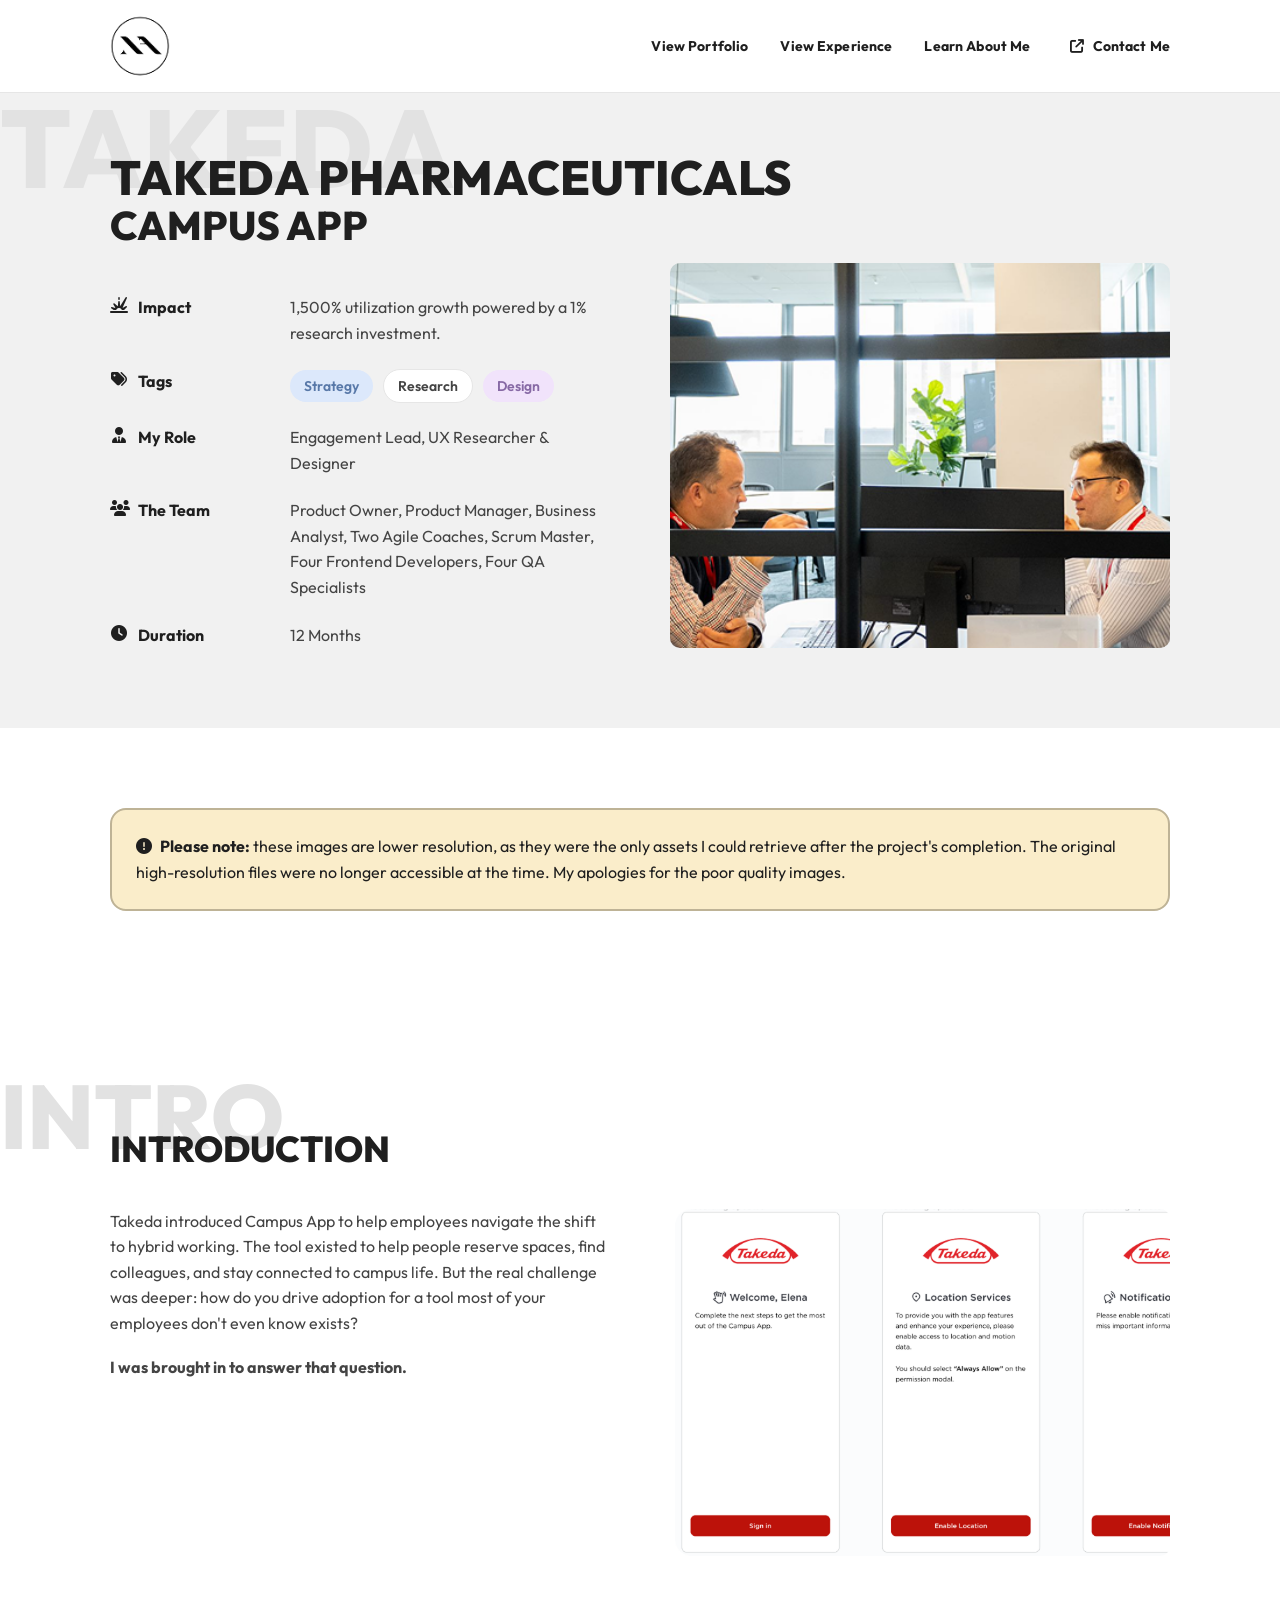
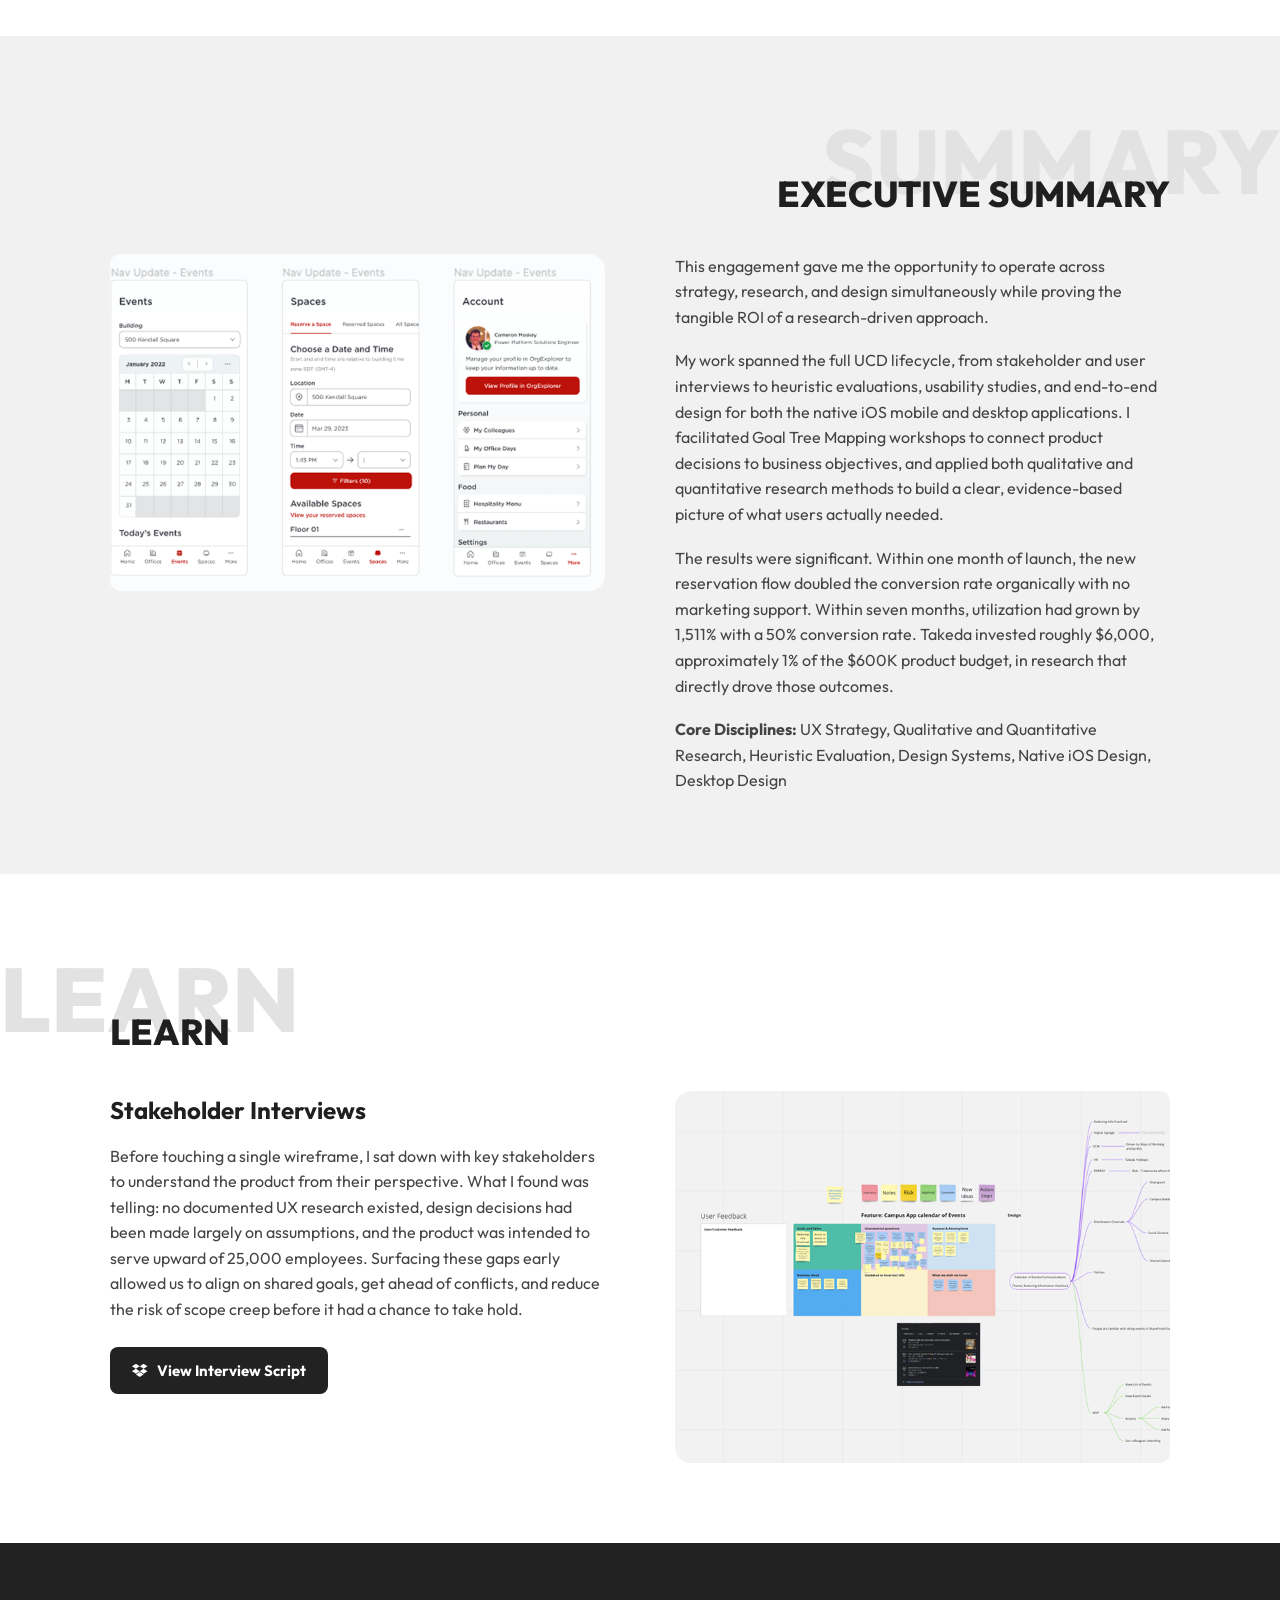
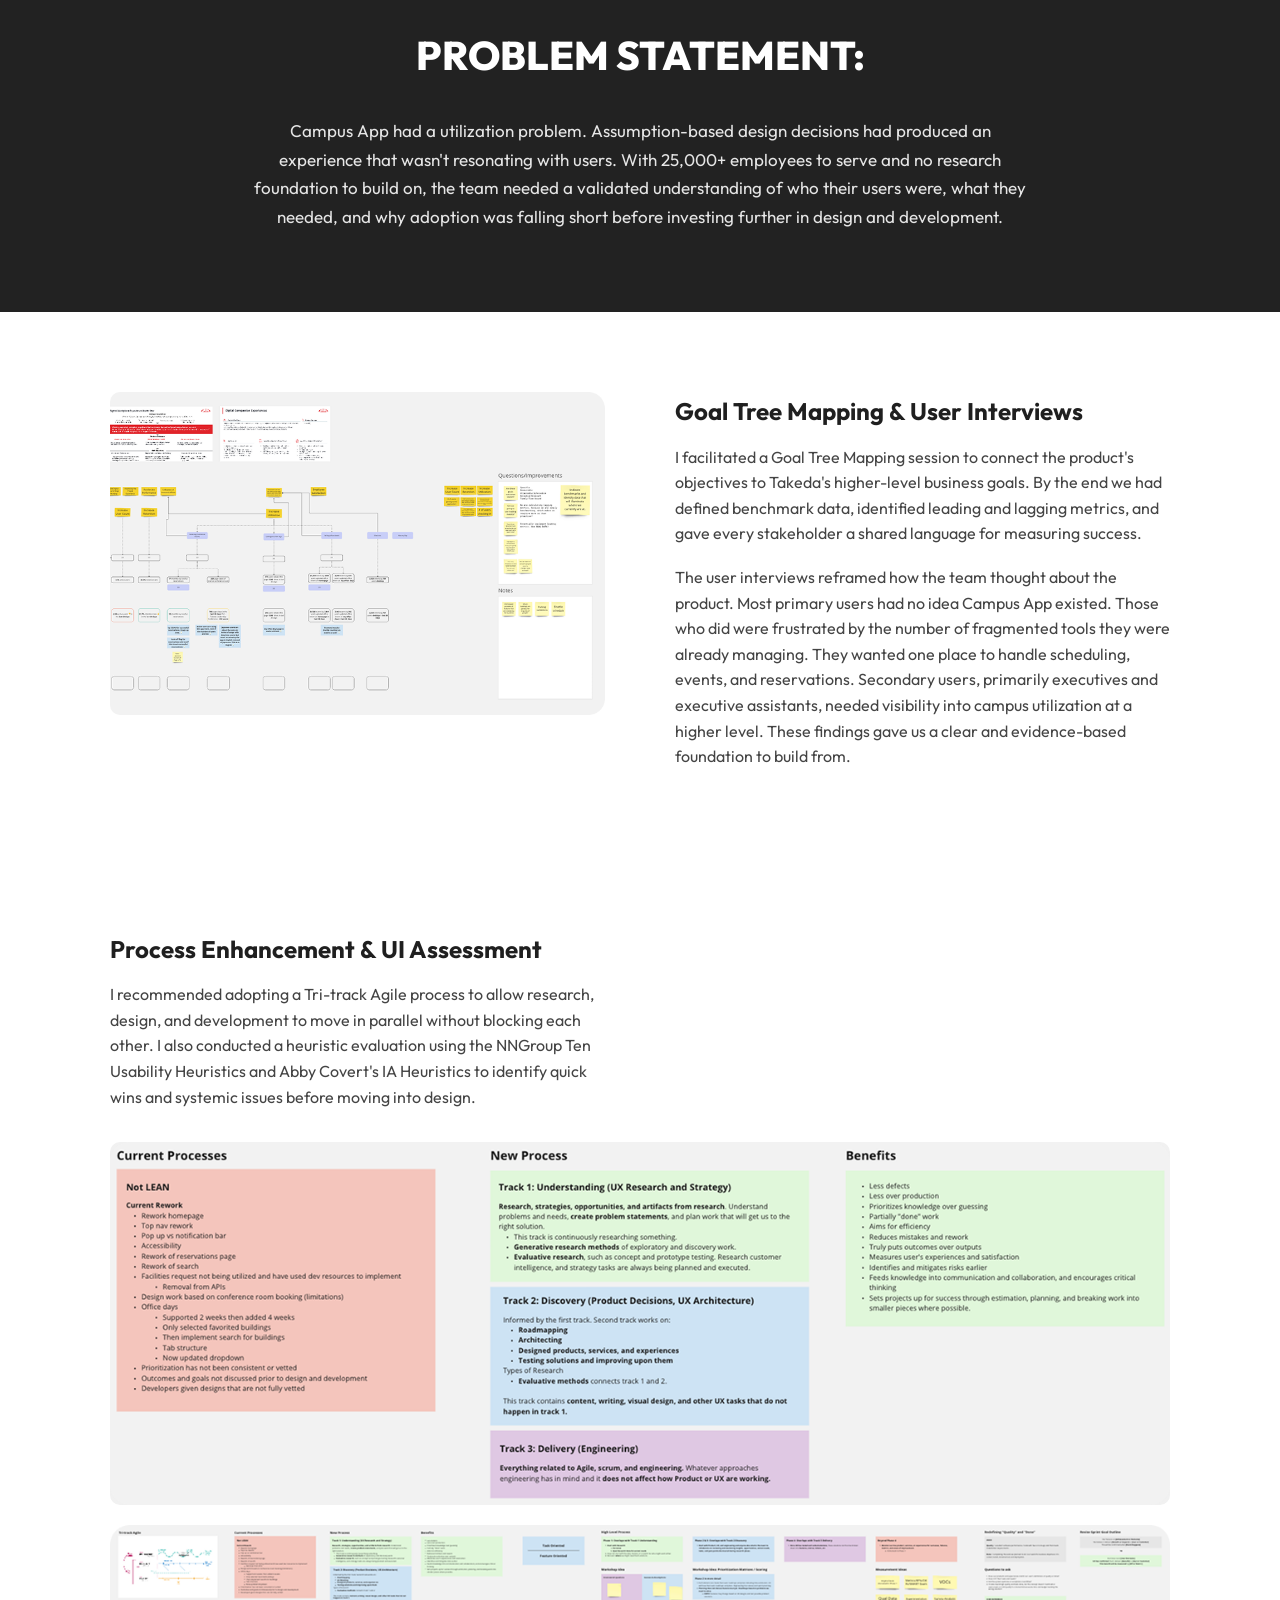
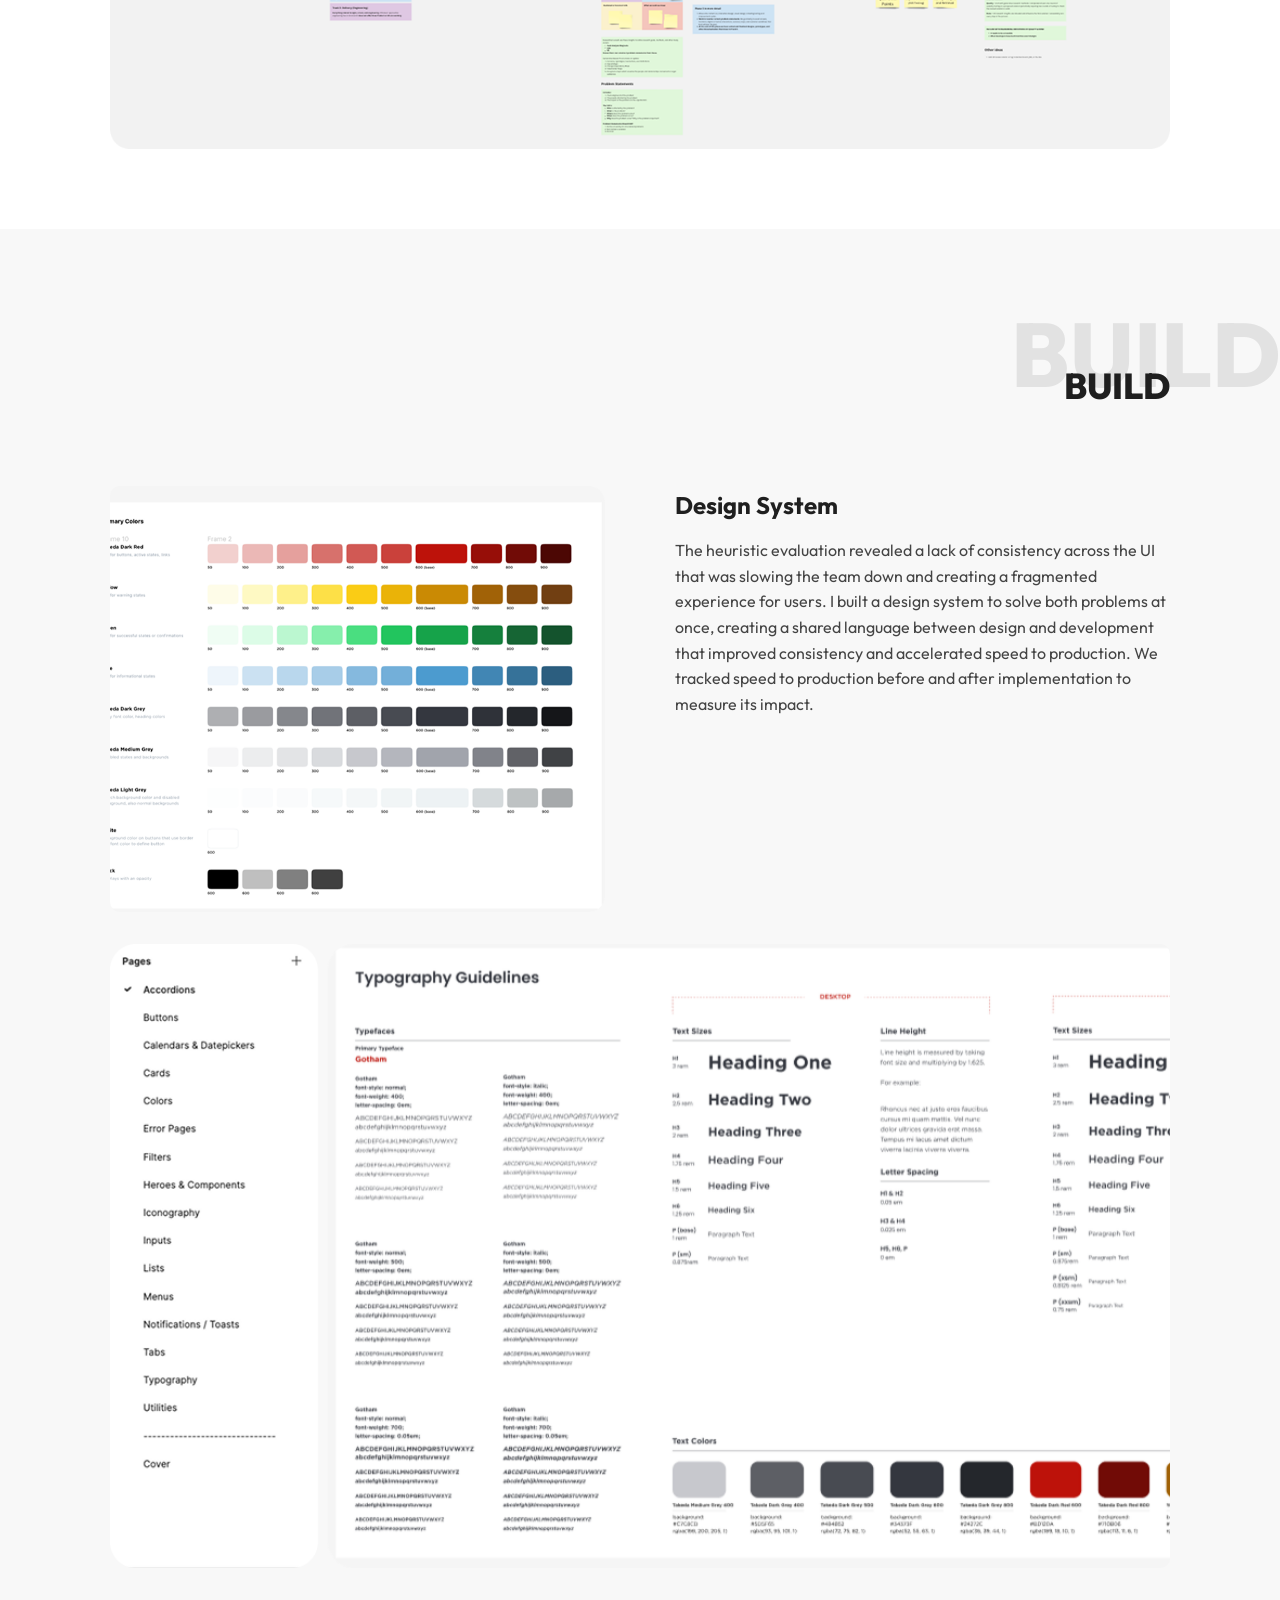
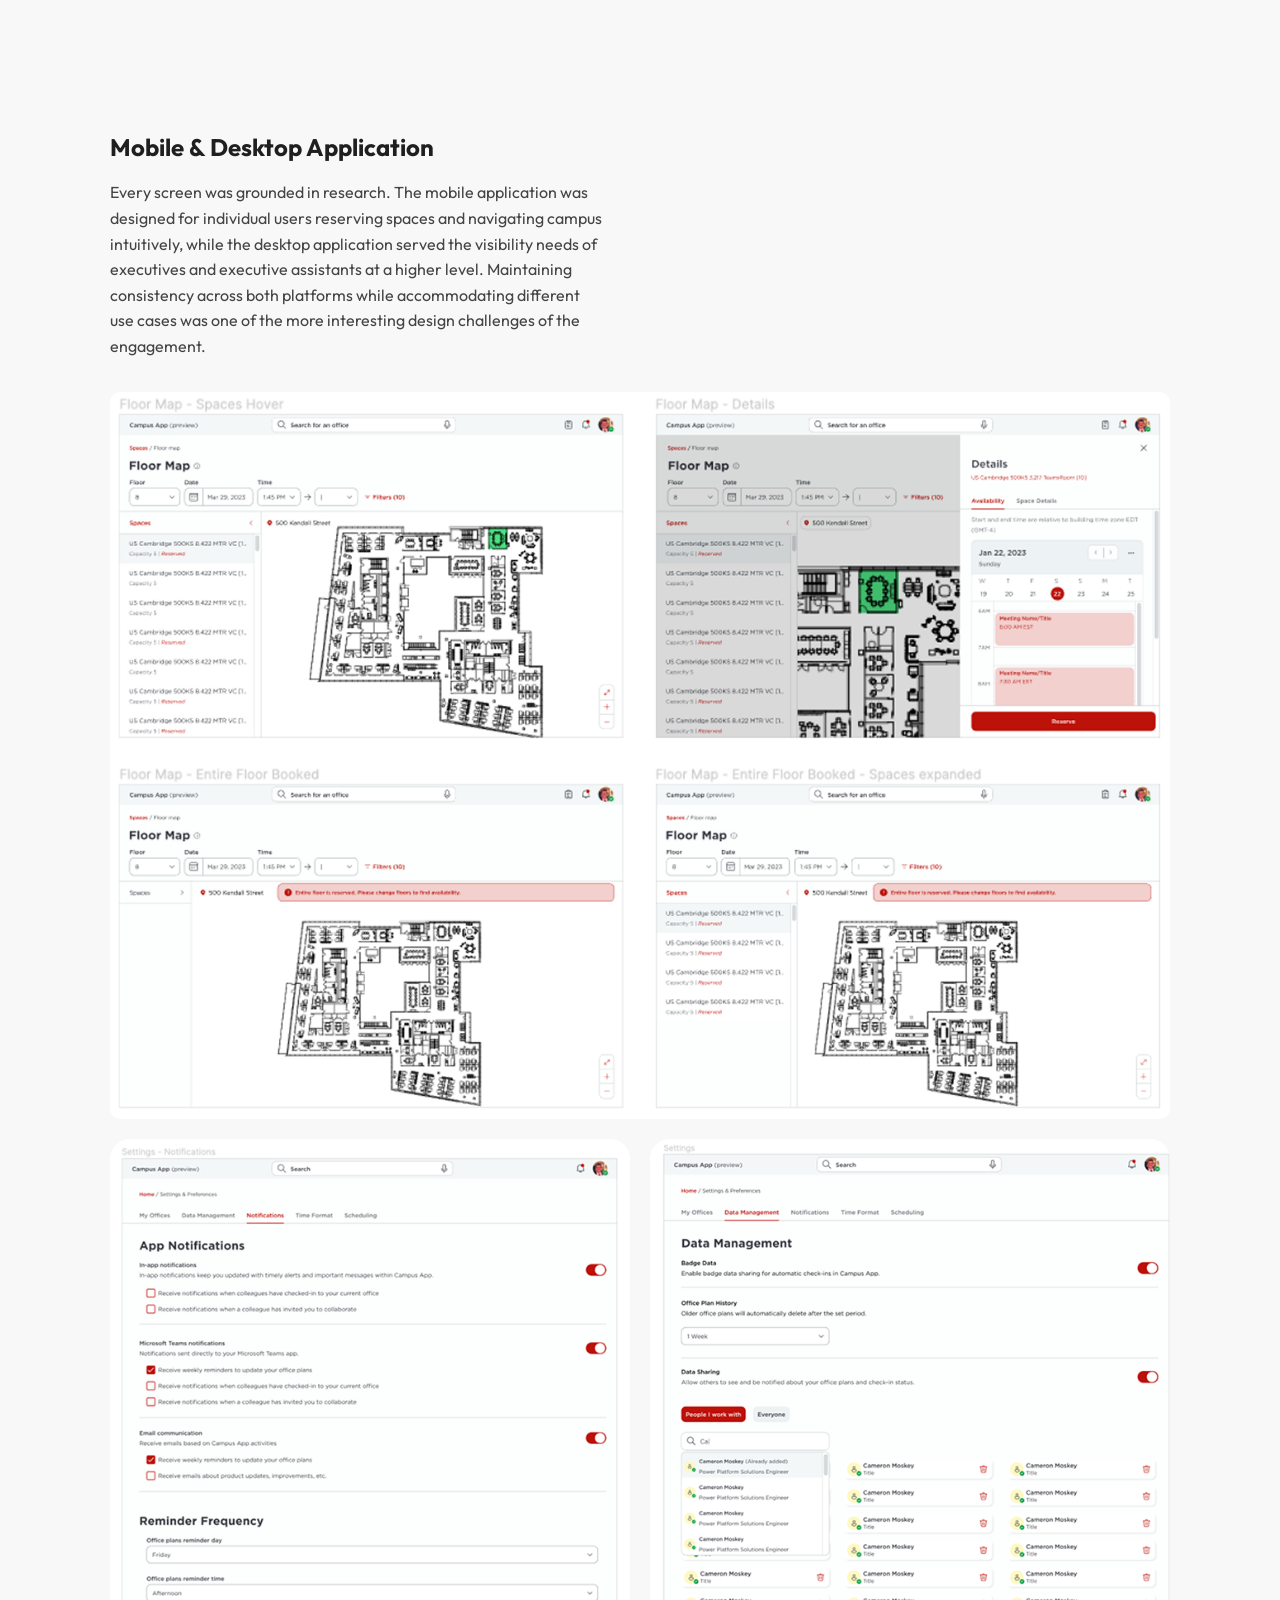
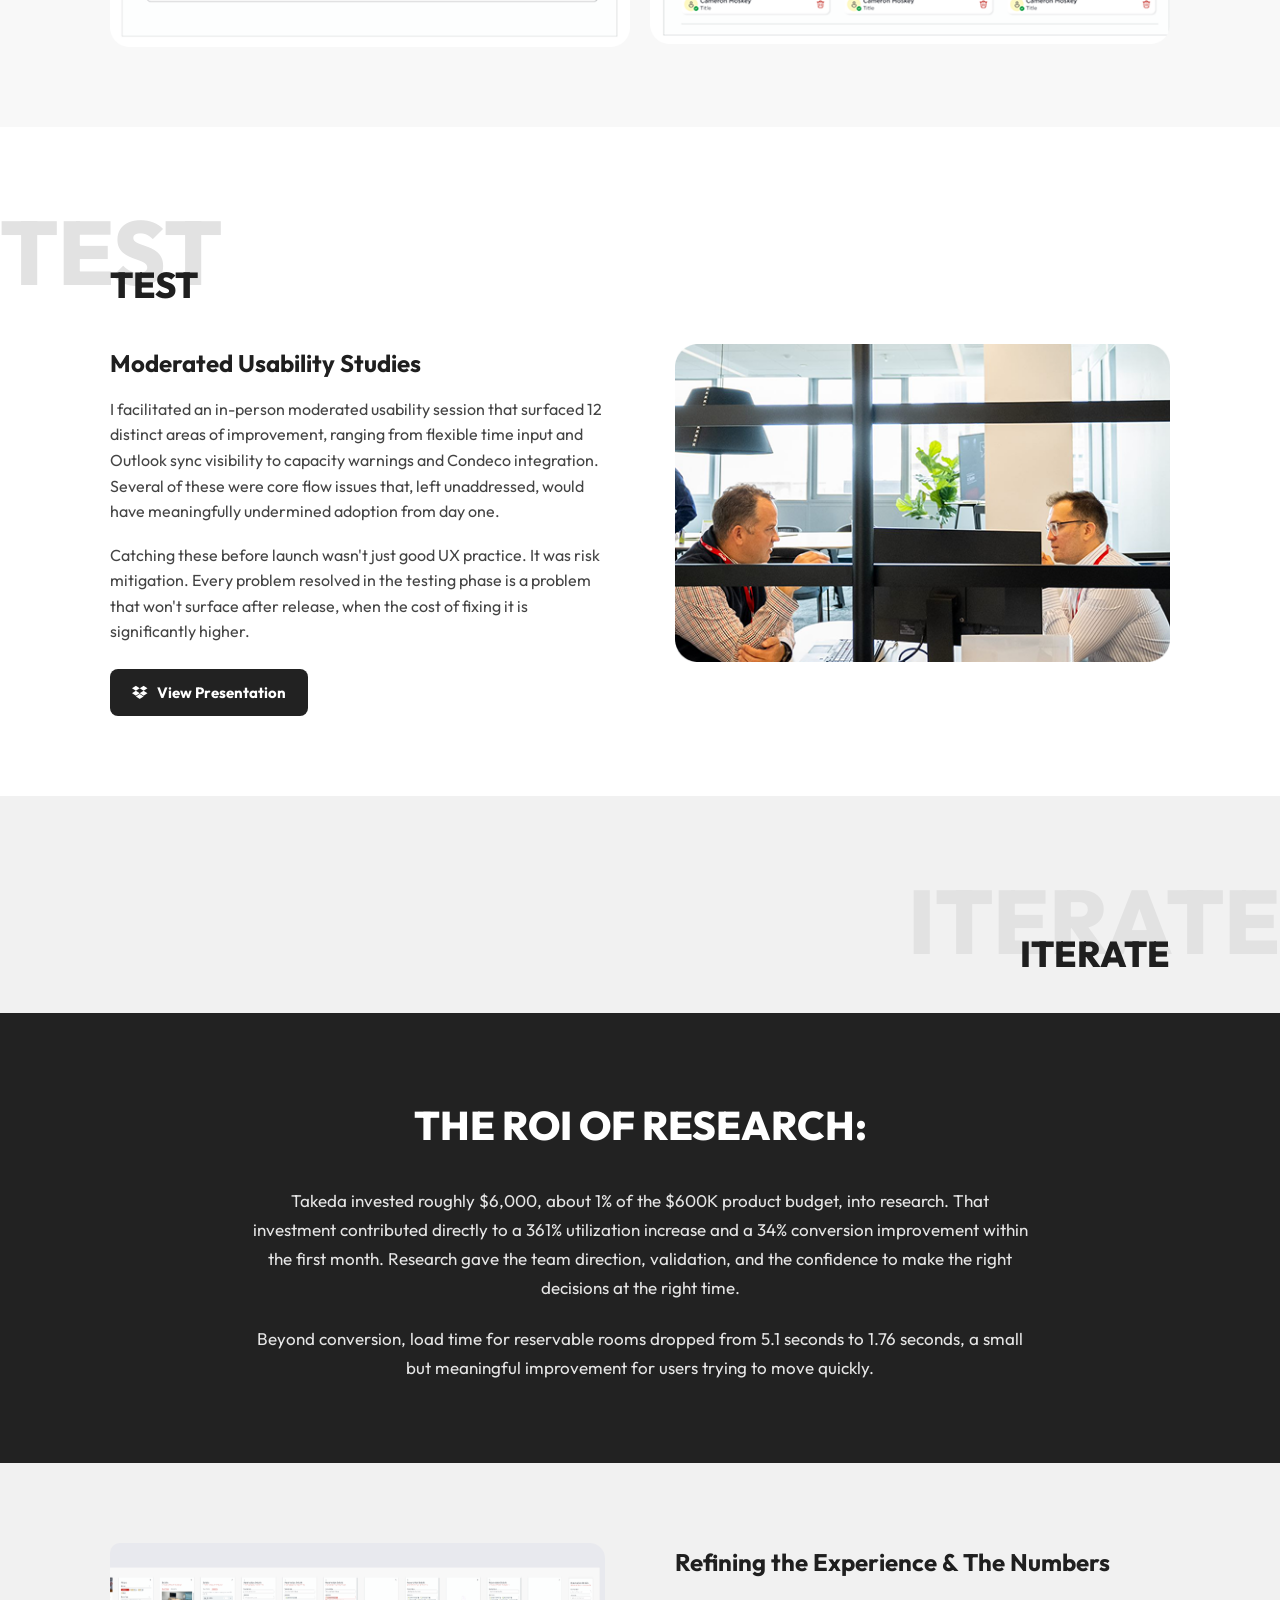
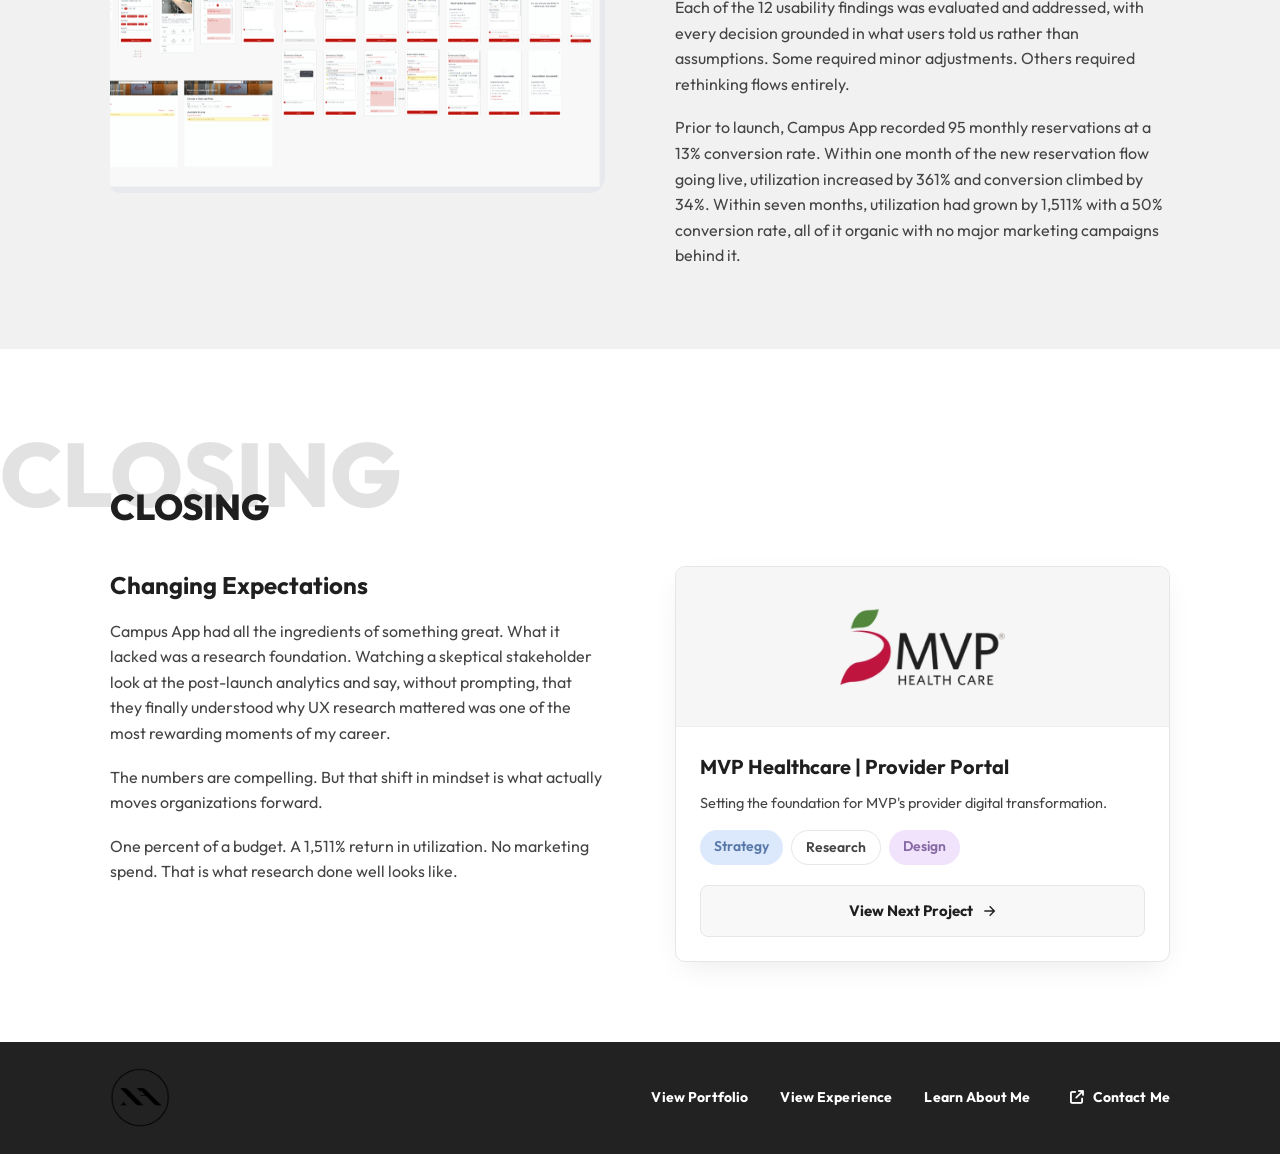
<file: takeda.html>
<!DOCTYPE html>
<html lang="en">
<head>
  <meta charset="UTF-8">
  <meta name="viewport" content="width=device-width, initial-scale=1.0">
  <title>Takeda Pharmaceuticals — Campus App</title>
  <link rel="preconnect" href="https://fonts.googleapis.com">
  <link rel="preconnect" href="https://fonts.gstatic.com" crossorigin>
  <link href="https://fonts.googleapis.com/css2?family=Outfit:wght@400;500;600;700;800&family=Open+Sans:wght@400;600;700&display=swap" rel="stylesheet">
  <link rel="stylesheet" href="https://cdnjs.cloudflare.com/ajax/libs/font-awesome/6.5.0/css/all.min.css">
  <link rel="stylesheet" href="css/styles.css">
</head>
<body>

<!-- ===== HEADER ===== -->
<header class="site-header">
  <div class="nav-inner">
    <a href="index.html" class="logo" aria-label="Back to homepage">
      <img src="assets/logo-dark.png" alt="Noel Arroyo — back to homepage">
    </a>
    <nav class="main-nav">
      <a href="index.html#portfolio" style="line-height: 2.2em;">View Portfolio</a>
      <a href="index.html#experience" style="line-height: 2.2em;" >View Experience</a>
      <a href="index.html#about" style="line-height: 2.2em;">Learn About Me</a>
      <a href="https://www.linkedin.com/in/noel-arroyo/"><i class="fa-solid fa-arrow-up-right-from-square" style="padding: 0.5rem;"></i>Contact Me</a>
    </nav>
    <button class="menu-btn" id="menuBtn" aria-expanded="false" aria-controls="mobileMenu">
      <i class="fa-solid fa-bars"></i> Menu
    </button>
  </div>
  <nav class="mobile-menu" id="mobileMenu" aria-label="Mobile navigation">
      <a href="index.html#portfolio">View Portfolio</a>
      <a href="index.html#experience">View Experience</a>
      <a href="index.html#about">Learn About Me</a>
      <a href="https://www.linkedin.com/in/noel-arroyo/">Contact Me</a>
  </nav>
</header>

<main>

  <!-- ===== HERO ===== -->
  <section class="hero">
    <div class="watermark">TAKEDA</div>
    <div class="wrap hero-inner">
      <h1>TAKEDA PHARMACEUTICALS</h1>
      <h2 class="subtitle">CAMPUS APP</h2>
      <div class="hero-content">
        <div class="meta-grid">
          <div class="meta-label"><i class="fa-solid fa-explosion"></i> Impact</div>
          <div class="meta-value">1,500% utilization growth powered by a 1% research investment.</div>

          <div class="meta-label"><i class="fa-solid fa-tags"></i> Tags</div>
          <div class="meta-value tag-row">
            <span class="tag strategy">Strategy</span>
            <span class="tag plain">Research</span>
            <span class="tag design">Design</span>
          </div>

          <div class="meta-label"><i class="fa-solid fa-user-tie"></i> My Role</div>
          <div class="meta-value">Engagement Lead, UX Researcher &amp; Designer</div>

          <div class="meta-label"><i class="fa-solid fa-users"></i> The Team</div>
          <div class="meta-value">Product Owner, Product Manager, Business Analyst, Two Agile Coaches, Scrum Master, Four Frontend Developers, Four QA Specialists</div>

          <div class="meta-label"><i class="fa-solid fa-clock"></i> Duration</div>
          <div class="meta-value">12 Months</div>
        </div>
        <div class="hero-media">
          <img src="assets/takeda-hero-image.png" alt="Two colleagues collaborating at workstations in a modern office">
        </div>
      </div>
    </div>
  </section>

  <!-- ===== DISCLAIMER ===== -->
  <section class="section-pad">
    <div class="wrap">
      <div style="background-color: #FAEDCA; border: 2px, solid, #BEB396; border-radius: 1rem; padding: 1.5rem; display: inline-block;">
        
        <p><i class="fa-solid fa-circle-exclamation" style="padding-right: 0.5rem;"></i><b>Please note:</b> these images are lower resolution, as they were the only assets I could retrieve after the project's completion. The original high-resolution files were no longer accessible at the time. My apologies for the poor quality images.</p>
      </div>
    </div>
  </section>

  <!-- ===== INTRO ===== -->
  <section class="section-pad">
    <div class="wrap">
      <div class="section-heading-wrap">
        <div class="watermark">INTRO</div>
        <h3 class="section-title">INTRODUCTION</h3>
      </div>
      <div class="two-col">
        <div>
          <p>Takeda introduced Campus App to help employees navigate the shift to hybrid working. The tool existed to help people reserve spaces, find colleagues, and stay connected to campus life. But the real challenge was deeper: how do you drive adoption for a tool most of your employees don't even know exists?</p>
          <p><strong>I was brought in to answer that question.</strong></p>
        </div>
        <div class="media-rounded">
          <img src="assets/introduction-image-takeda-1.png" alt="Campus App onboarding screens">
        </div>
      </div>
    </div>
  </section>

  <!-- ===== EXECUTIVE SUMMARY ===== -->
  <section class="section-pad bg-soft2">
    <div class="wrap">
      <div class="section-heading-wrap align-right-block">
        <div class="watermark align-right">SUMMARY</div>
        <h3 class="section-title">EXECUTIVE SUMMARY</h3>
      </div>
      <div class="two-col">
        <div class="media-rounded">
          <img src="assets/summary-image-takeda-1.png" alt="Campus App navigation screens — Events, Spaces, and Account views">
        </div>
        <div>
          <p>This engagement gave me the opportunity to operate across strategy, research, and design simultaneously while proving the tangible ROI of a research-driven approach.</p>
          <p>My work spanned the full UCD lifecycle, from stakeholder and user interviews to heuristic evaluations, usability studies, and end-to-end design for both the native iOS mobile and desktop applications. I facilitated Goal Tree Mapping workshops to connect product decisions to business objectives, and applied both qualitative and quantitative research methods to build a clear, evidence-based picture of what users actually needed.</p>
          <p>The results were significant. Within one month of launch, the new reservation flow doubled the conversion rate organically with no marketing support. Within seven months, utilization had grown by 1,511% with a 50% conversion rate. Takeda invested roughly $6,000, approximately 1% of the $600K product budget, in research that directly drove those outcomes.</p>
          <p><strong>Core Disciplines:</strong> UX Strategy, Qualitative and Quantitative Research, Heuristic Evaluation, Design Systems, Native iOS Design, Desktop Design</p>
        </div>
      </div>
    </div>
  </section>

  <!-- ===== LEARN ===== -->
  <section class="section-pad">
    <div class="wrap">
      <div class="section-heading-wrap">
        <div class="watermark">LEARN</div>
        <h3 class="section-title">LEARN</h3>
      </div>
      <div class="two-col">
        <div>
          <h4 class="block-title">Stakeholder Interviews</h4>
          <p>Before touching a single wireframe, I sat down with key stakeholders to understand the product from their perspective. What I found was telling: no documented UX research existed, design decisions had been made largely on assumptions, and the product was intended to serve upward of 25,000 employees. Surfacing these gaps early allowed us to align on shared goals, get ahead of conflicts, and reduce the risk of scope creep before it had a chance to take hold.</p>
          <div class="btn-row">
            <a href="https://www.dropbox.com/scl/fi/jmkwaduf2bq5vmsi61q1b/Stakeholder-Interview-Protocol.docx?rlkey=chm6yr7efg5ay4uylk6ci9fd2&st=jmg4f9k3&dl=0">
              <button class="btn-dark">
                <i class="fa-brands fa-dropbox"></i>
                View Interview Script
              </button>
            </a>
          </div>
        </div>
        <div class="media-rounded">
          <img src="assets/learn-image-takeda-1.png" alt="Stakeholder mapping and goal tree diagram">
        </div>
      </div>
    </div>
  </section>

  <!-- ===== PROBLEM STATEMENT ===== -->
  <section class="banner-dark">
    <div class="wrap">
      <h2>PROBLEM STATEMENT:</h2>
      <p>Campus App had a utilization problem. Assumption-based design decisions had produced an experience that wasn't resonating with users. With 25,000+ employees to serve and no research foundation to build on, the team needed a validated understanding of who their users were, what they needed, and why adoption was falling short before investing further in design and development.</p>
    </div>
  </section>

  <!-- ===== LEARN — Goal Tree & User Interviews ===== -->
  <section class="section-pad">
    <div class="wrap">
      <div class="two-col">
        <div class="media-rounded">
          <img src="assets/learn-image-takeda-2.png" alt="Goal tree mapping and user interview findings">
        </div>
        <div>
          <h4 class="block-title">Goal Tree Mapping &amp; User Interviews</h4>
          <p>I facilitated a Goal Tree Mapping session to connect the product's objectives to Takeda's higher-level business goals. By the end we had defined benchmark data, identified leading and lagging metrics, and gave every stakeholder a shared language for measuring success.</p>
          <p>The user interviews reframed how the team thought about the product. Most primary users had no idea Campus App existed. Those who did were frustrated by the number of fragmented tools they were already managing. They wanted one place to handle scheduling, events, and reservations. Secondary users, primarily executives and executive assistants, needed visibility into campus utilization at a higher level. These findings gave us a clear and evidence-based foundation to build from.</p>
        </div>
      </div>
    </div>
  </section>

  <!-- ===== LEARN — Process Enhancement ===== -->
  <section class="section-pad">
    <div class="wrap">
      <div class="two-col">
        <div>
          <h4 class="block-title">Process Enhancement &amp; UI Assessment</h4>
          <p>I recommended adopting a Tri-track Agile process to allow research, design, and development to move in parallel without blocking each other. I also conducted a heuristic evaluation using the NNGroup Ten Usability Heuristics and Abby Covert's IA Heuristics to identify quick wins and systemic issues before moving into design.</p>
        </div>
        <div></div>
      </div>
      <div class="process-table">
        <img src="assets/learn-image-takeda-3.png" alt="Tri-track Agile process table: Current Process, New Process, Benefits">
      </div>
      <div class="media-rounded" style="margin-top: 20px;">
        <img src="assets/learn-image-takeda-4.png" alt="Heuristic evaluation findings board">
      </div>
    </div>
  </section>

  <!-- ===== BUILD ===== -->
  <section class="section-pad bg-soft" style="padding-bottom: 0;">
    <div class="wrap">
      <div class="section-heading-wrap align-right-block" style="margin-bottom: 0;">
        <div class="watermark align-right">BUILD</div>
        <h3 class="section-title">BUILD</h3>
      </div>
    </div>
  </section>

  <!-- ===== BUILD — Design System ===== -->
  <section class="section-pad bg-soft">
    <div class="wrap">
      <div class="two-col">
        <div class="media-rounded">
          <img src="assets/build-image-takeda-1.png" alt="Takeda design system color palette and typography guidelines">
        </div>
        <div>
          <h4 class="block-title">Design System</h4>
          <p>The heuristic evaluation revealed a lack of consistency across the UI that was slowing the team down and creating a fragmented experience for users. I built a design system to solve both problems at once, creating a shared language between design and development that improved consistency and accelerated speed to production. We tracked speed to production before and after implementation to measure its impact.</p>
        </div>
      </div>
      <div class="media-rounded" style="margin-top: 32px;">
        <img src="assets/build-image-takeda-2.png" alt="Floor Map screens — hover, details, booked and expanded states">
      </div>
    </div>
  </section>

  <!-- ===== BUILD — Mobile & Desktop Application ===== -->
  <section class="section-pad bg-soft">
    <div class="wrap">
      <div class="two-col" style="align-items: start;">
        <div>
          <h4 class="block-title">Mobile &amp; Desktop Application</h4>
          <p>Every screen was grounded in research. The mobile application was designed for individual users reserving spaces and navigating campus intuitively, while the desktop application served the visibility needs of executives and executive assistants at a higher level. Maintaining consistency across both platforms while accommodating different use cases was one of the more interesting design challenges of the engagement.</p>
        </div>
        <div></div>
      </div>
      <!-- One wide image spanning full width, then two equal images below it -->
      <div class="media-rounded" style="margin-top: 32px;">
        <img src="assets/build-image-takeda-3.png" alt="Floor Map screens — hover, details, booked and expanded states">
      </div>
      <div class="screenshot-grid" style="margin-top: 20px;">
        <div class="media-rounded">
          <img src="assets/build-image-takeda-4.png" alt="Settings — App Notifications panel">
        </div>
        <div class="media-rounded">
          <img src="assets/build-image-takeda-5.png" alt="Settings — Data Management panel">
        </div>
      </div>
    </div>
  </section>

  <!-- ===== TEST ===== -->
  <section class="section-pad">
    <div class="wrap">
      <div class="section-heading-wrap">
        <div class="watermark">TEST</div>
        <h3 class="section-title">TEST</h3>
      </div>
      <div class="two-col">
        <div>
          <h4 class="block-title">Moderated Usability Studies</h4>
          <p>I facilitated an in-person moderated usability session that surfaced 12 distinct areas of improvement, ranging from flexible time input and Outlook sync visibility to capacity warnings and Condeco integration. Several of these were core flow issues that, left unaddressed, would have meaningfully undermined adoption from day one.</p>
          <p>Catching these before launch wasn't just good UX practice. It was risk mitigation. Every problem resolved in the testing phase is a problem that won't surface after release, when the cost of fixing it is significantly higher.</p>
          <div class="btn-row">
            <a href="https://www.dropbox.com/scl/fi/cqf97bjn4yhiny88r5js0/Takeda_WoWEventQualData.pptx?rlkey=kd02w3rcp1cnz74n7rlyrutvc&st=a6i4grn1&dl=0">
              <button class="btn-dark">
                <i class="fa-brands fa-dropbox"></i>
                View Presentation
              </button>
            </a>
          </div>
        </div>
        <div class="media-rounded">
          <img src="assets/test-image-takeda-1.png" alt="Moderated usability session in progress">
        </div>
      </div>
    </div>
  </section>

  <!-- ===== ITERATE ===== -->
  <section class="thin-heading-section">
    <div class="wrap">
      <div class="section-heading-wrap align-right-block" style="margin-bottom: 0;">
        <div class="watermark align-right">ITERATE</div>
        <h3 class="section-title">ITERATE</h3>
      </div>
    </div>
  </section>

  <!-- ===== ROI OF RESEARCH (dark callout within ITERATE) ===== -->
  <section class="banner-dark">
    <div class="wrap">
      <h2>THE ROI OF RESEARCH:</h2>
      <p>Takeda invested roughly $6,000, about 1% of the $600K product budget, into research. That investment contributed directly to a 361% utilization increase and a 34% conversion improvement within the first month. Research gave the team direction, validation, and the confidence to make the right decisions at the right time.</p>
      <p>Beyond conversion, load time for reservable rooms dropped from 5.1 seconds to 1.76 seconds, a small but meaningful improvement for users trying to move quickly.</p>
    </div>
  </section>

  <!-- ===== ITERATE — Refining the Experience ===== -->
  <section class="section-pad bg-soft2">
    <div class="wrap">
      <div class="two-col">
        <div class="media-rounded">
          <img src="assets/iterate-image-takeda-1.png" alt="Iterated design screens grid showing refined Campus App flows">
        </div>
        <div>
          <h4 class="block-title">Refining the Experience &amp; The Numbers</h4>
          <p>Each of the 12 usability findings was evaluated and addressed, with every decision grounded in what users told us rather than assumptions. Some required minor adjustments. Others required rethinking flows entirely.</p>
          <p>Prior to launch, Campus App recorded 95 monthly reservations at a 13% conversion rate. Within one month of the new reservation flow going live, utilization increased by 361% and conversion climbed by 34%. Within seven months, utilization had grown by 1,511% with a 50% conversion rate, all of it organic with no major marketing campaigns behind it.</p>
        </div>
      </div>
    </div>
  </section>

  <!-- ===== CLOSING ===== -->
  <section class="section-pad">
    <div class="wrap">
      <div class="section-heading-wrap">
        <div class="watermark">CLOSING</div>
        <h3 class="section-title">CLOSING</h3>
      </div>
      <div class="two-col">
        <div>
          <h4 class="block-title">Changing Expectations</h4>
          <p>Campus App had all the ingredients of something great. What it lacked was a research foundation. Watching a skeptical stakeholder look at the post-launch analytics and say, without prompting, that they finally understood why UX research mattered was one of the most rewarding moments of my career.</p>
          <p>The numbers are compelling. But that shift in mindset is what actually moves organizations forward.</p>
          <p>One percent of a budget. A 1,511% return in utilization. No marketing spend. That is what research done well looks like.</p>
        </div>
        <div class="next-card">
          <div class="next-card-banner">
            <img src="assets/mvp-logo-image-homepage.png" alt="CFNA — Credit First National Association">
          </div>
          <div class="next-card-body">
            <h4>MVP Healthcare | Provider Portal</h4>
            <p>Setting the foundation for MVP's provider digital transformation.</p>
            <div class="next-card-tags">
              <span class="tag strategy">Strategy</span>
              <span class="tag plain">Research</span>
              <span class="tag design">Design</span>
            </div>
            <a class="btn-next" href="mvp-provider.html">
              View Next Project
              <svg viewBox="0 0 24 24" fill="none" stroke="currentColor" stroke-width="2"><path d="M5 12h14M13 5l7 7-7 7"/></svg>
            </a>
          </div>
        </div>
      </div>
    </div>
  </section>

</main>

<!-- ===== FOOTER ===== -->
<footer class="site-footer">
  <div class="footer-inner">
    <a href="index.html" class="logo" aria-label="Back to homepage">
      <img src="assets/logo-dark.png" alt="Noel Arroyo — back to homepage">
    </a>
    <nav class="main-nav">
      <a href="index.html#portfolio" style="line-height: 2.2em;">View Portfolio</a>
      <a href="index.html#experience" style="line-height: 2.2em;" >View Experience</a>
      <a href="index.html#about" style="line-height: 2.2em;">Learn About Me</a>
      <a href="https://www.linkedin.com/in/noel-arroyo/"><i class="fa-solid fa-arrow-up-right-from-square" style="padding: 0.5rem;"></i>Contact Me</a>
    </nav>
  </div>
</footer>


<script src="js/script.js"></script>
</body>
</html>
</file>
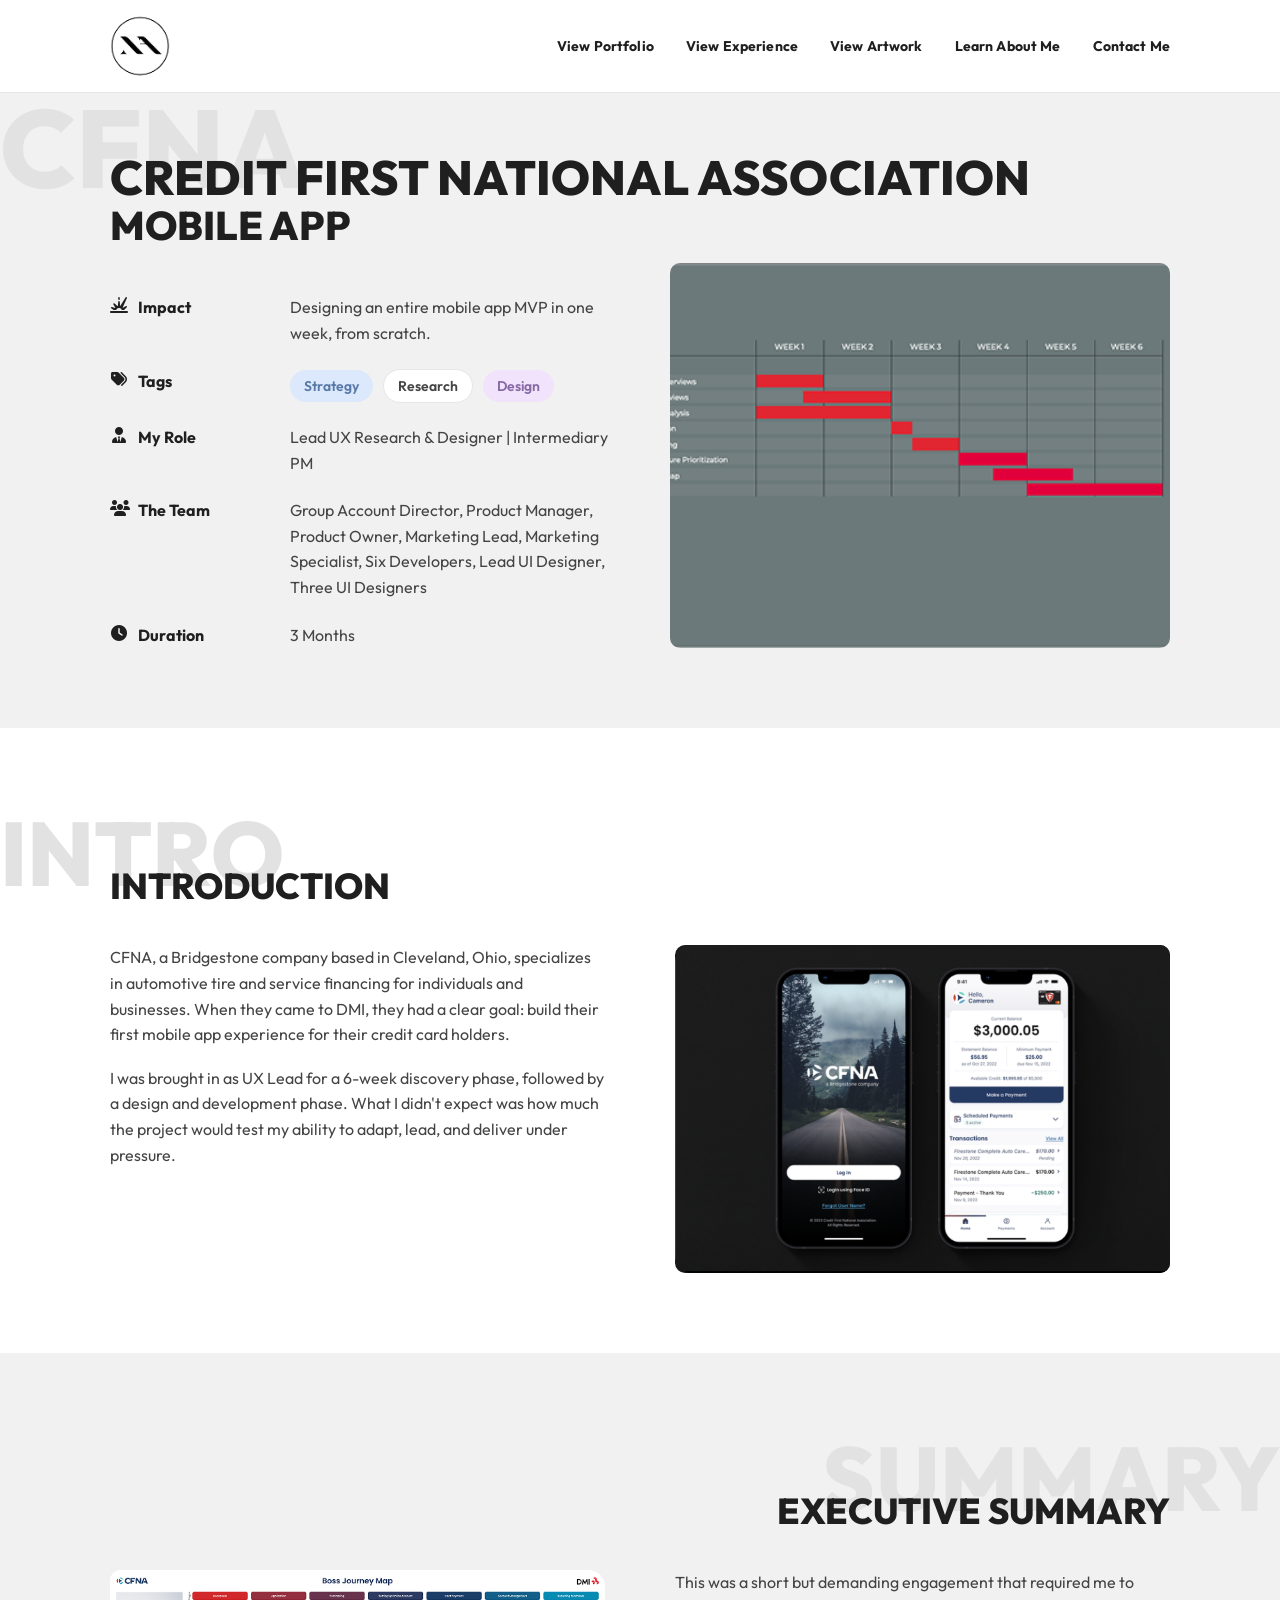
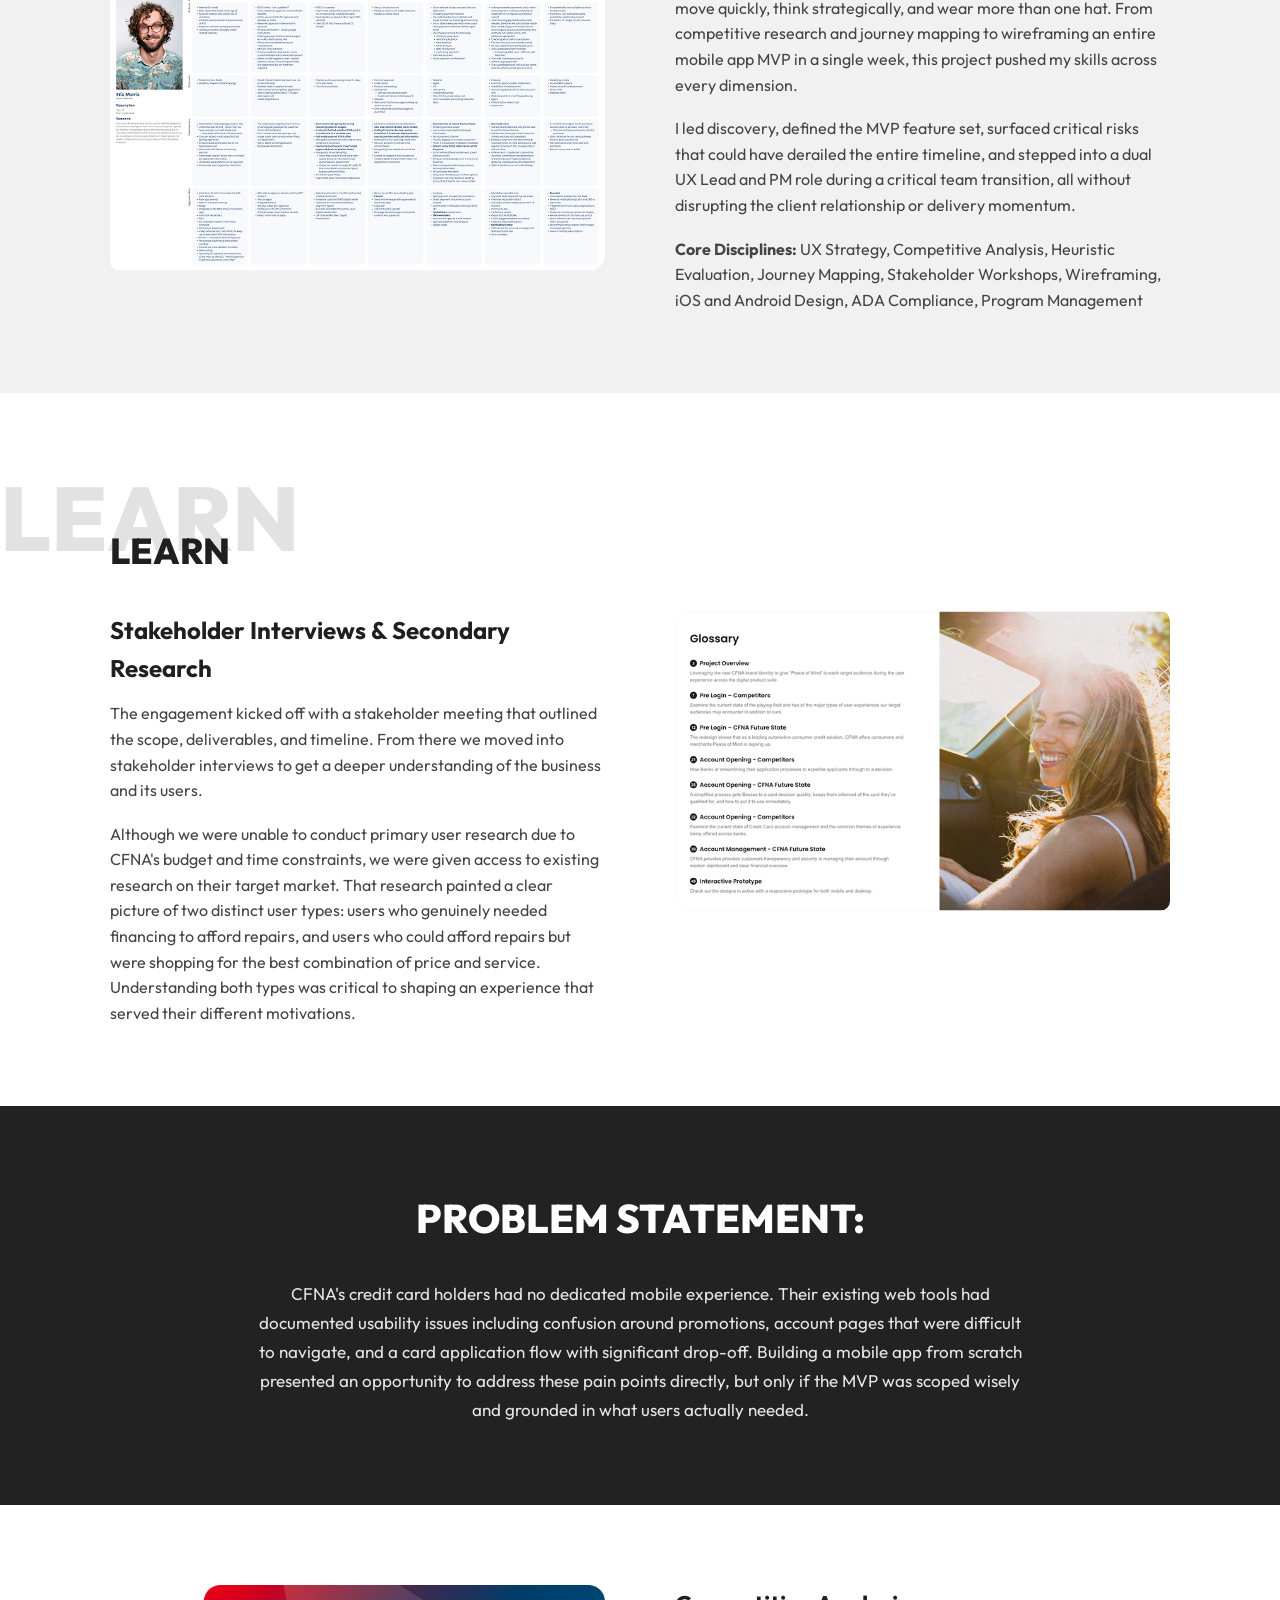
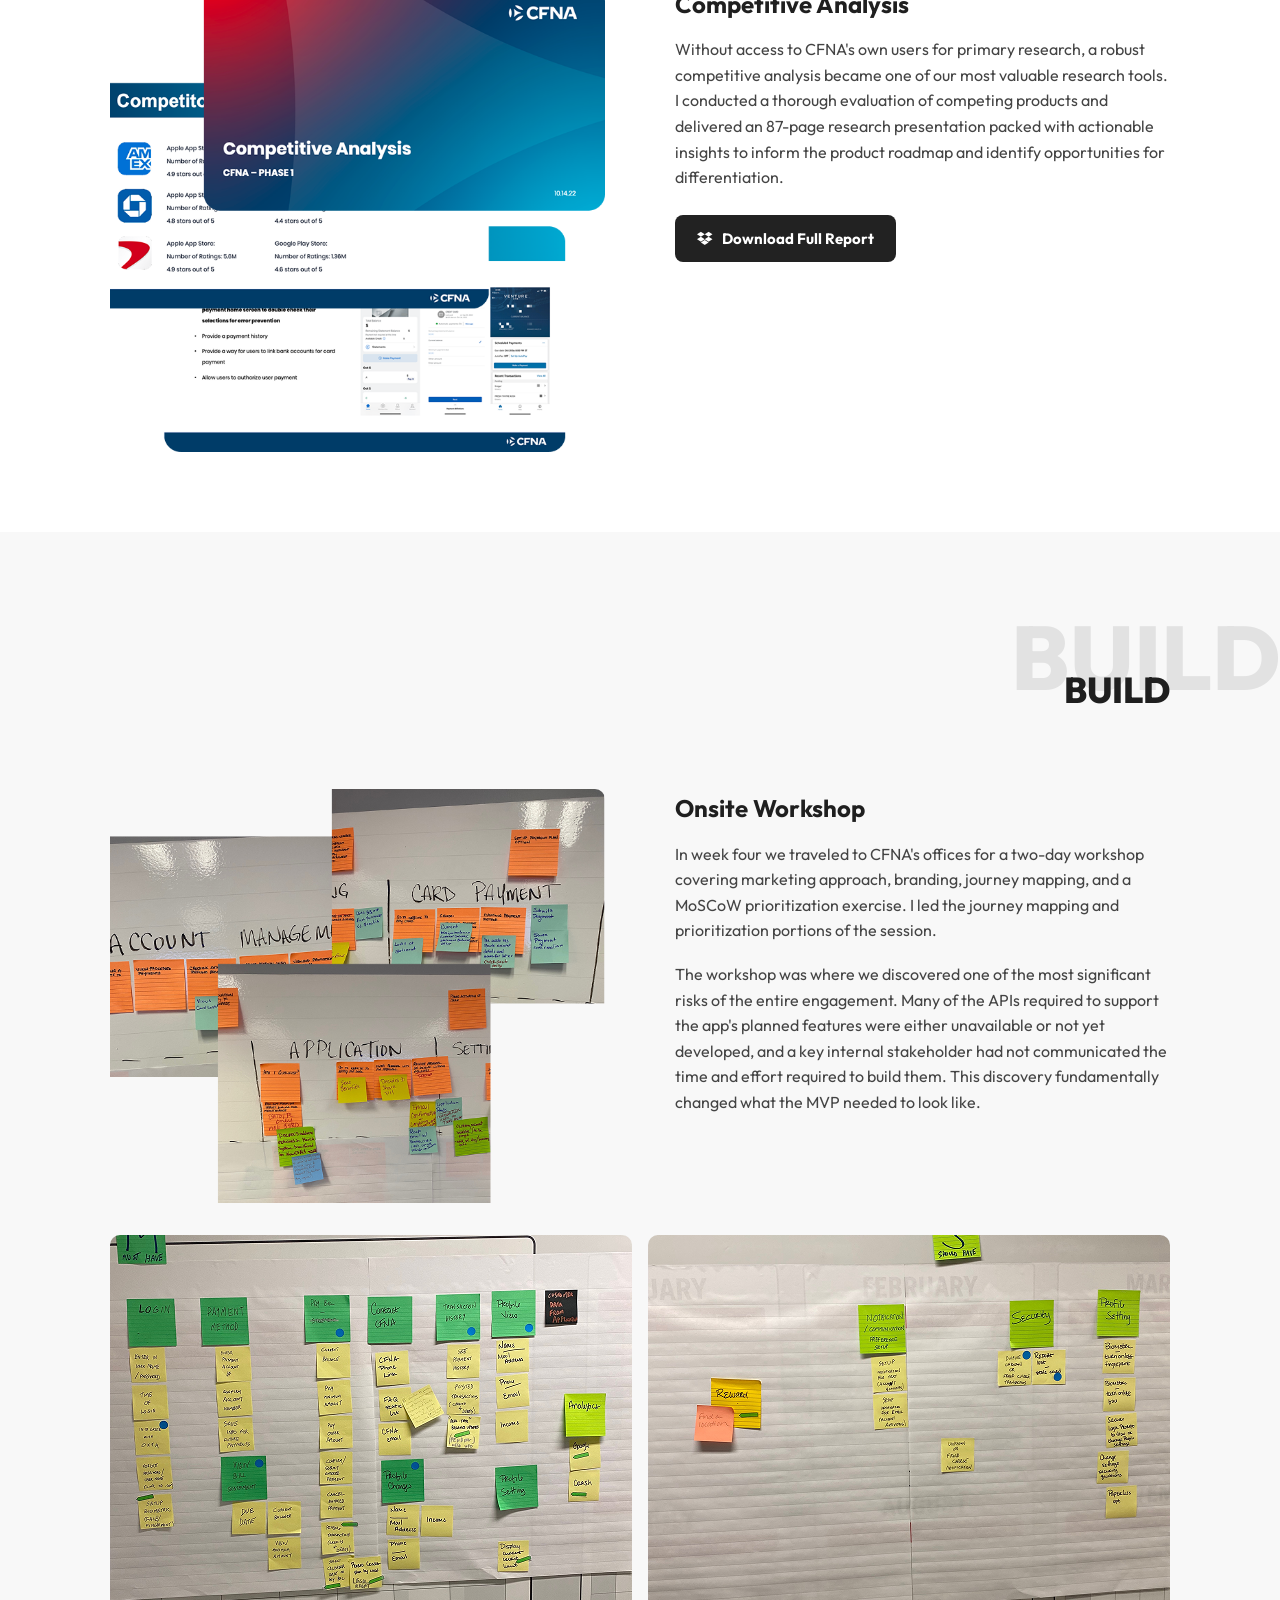
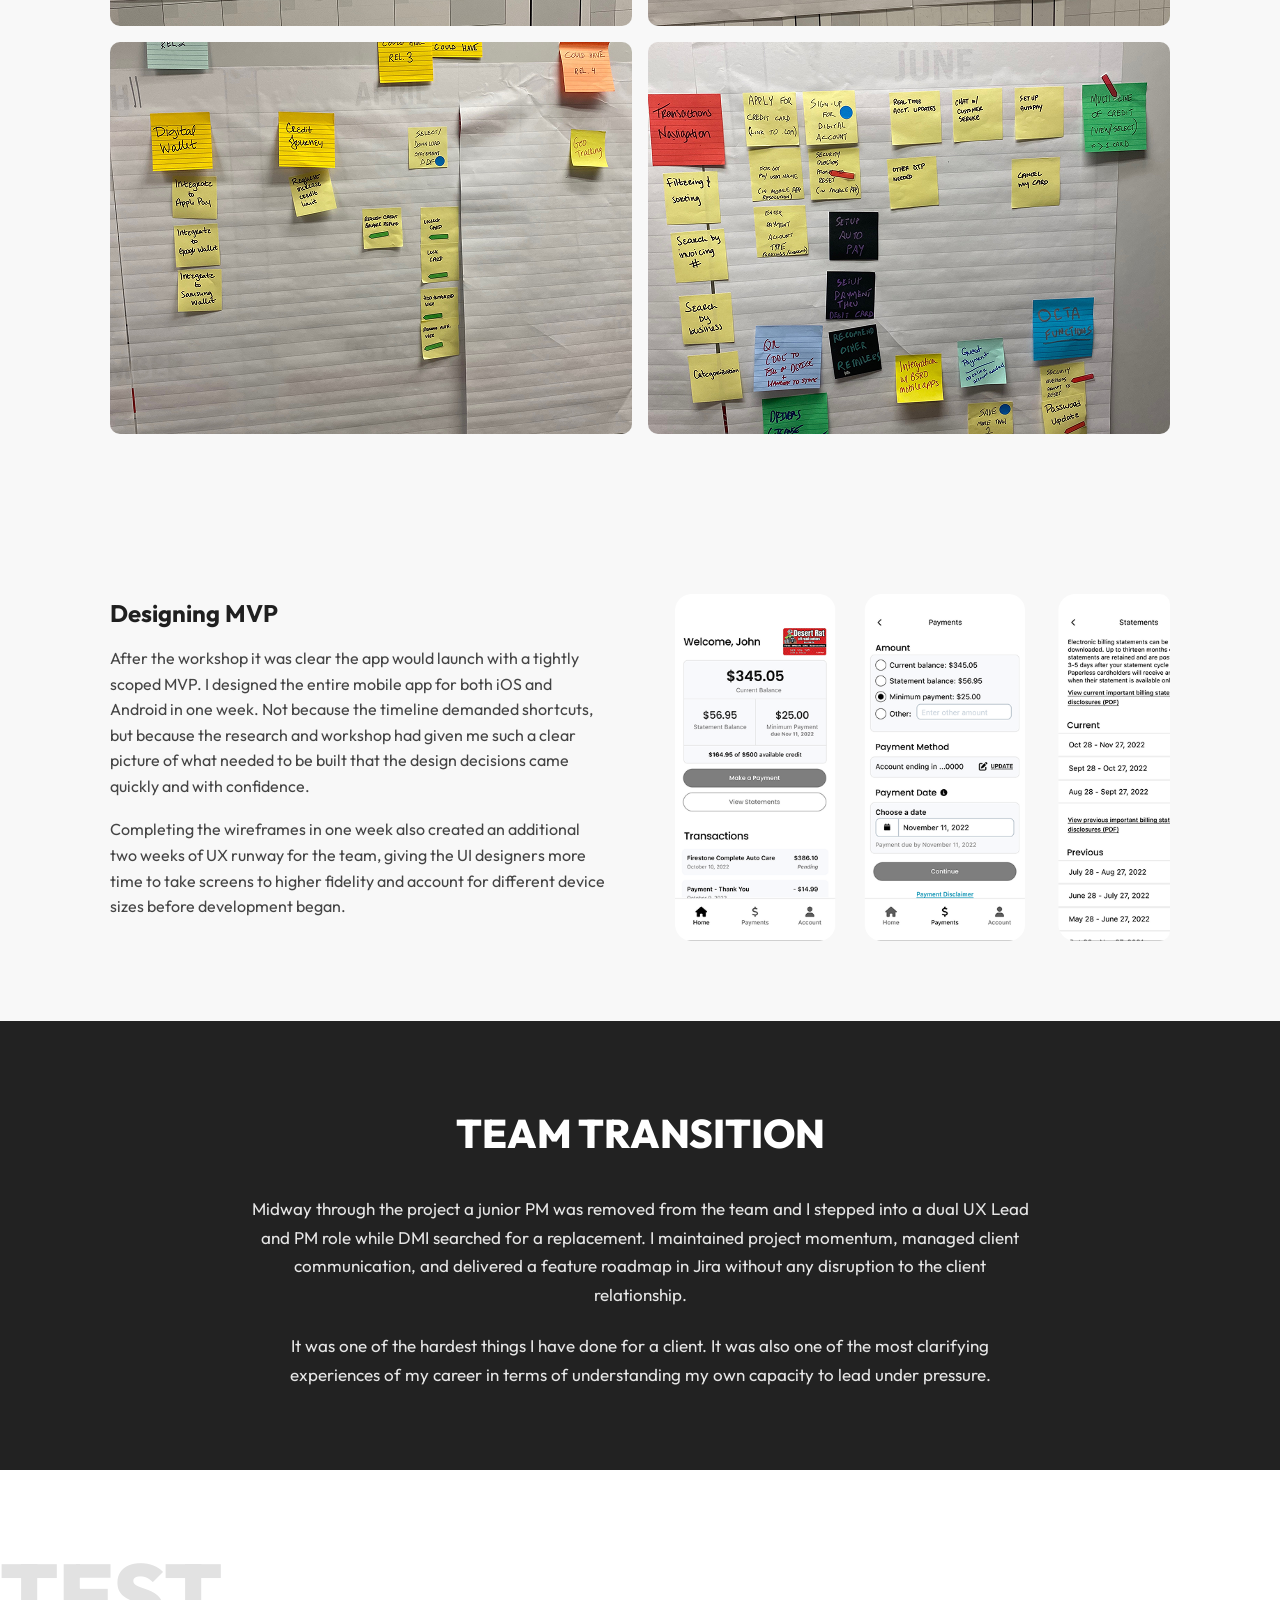
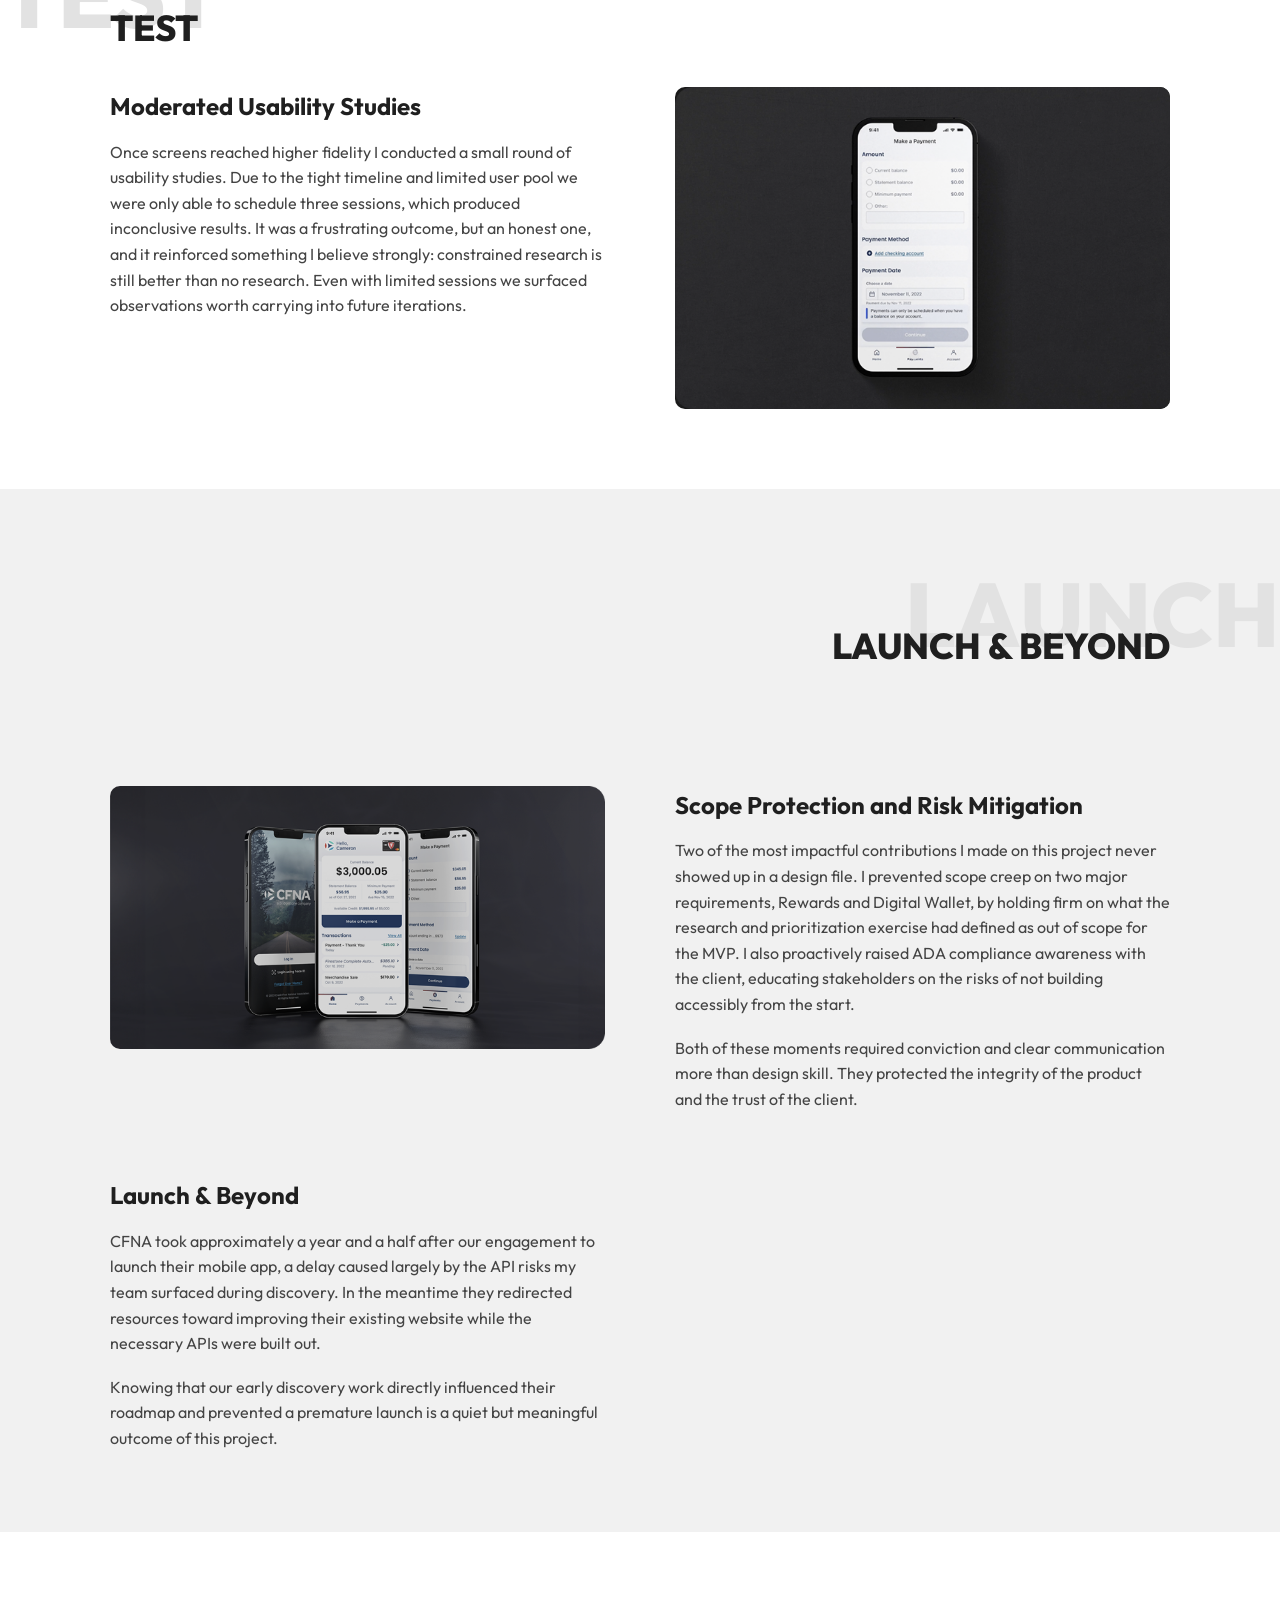
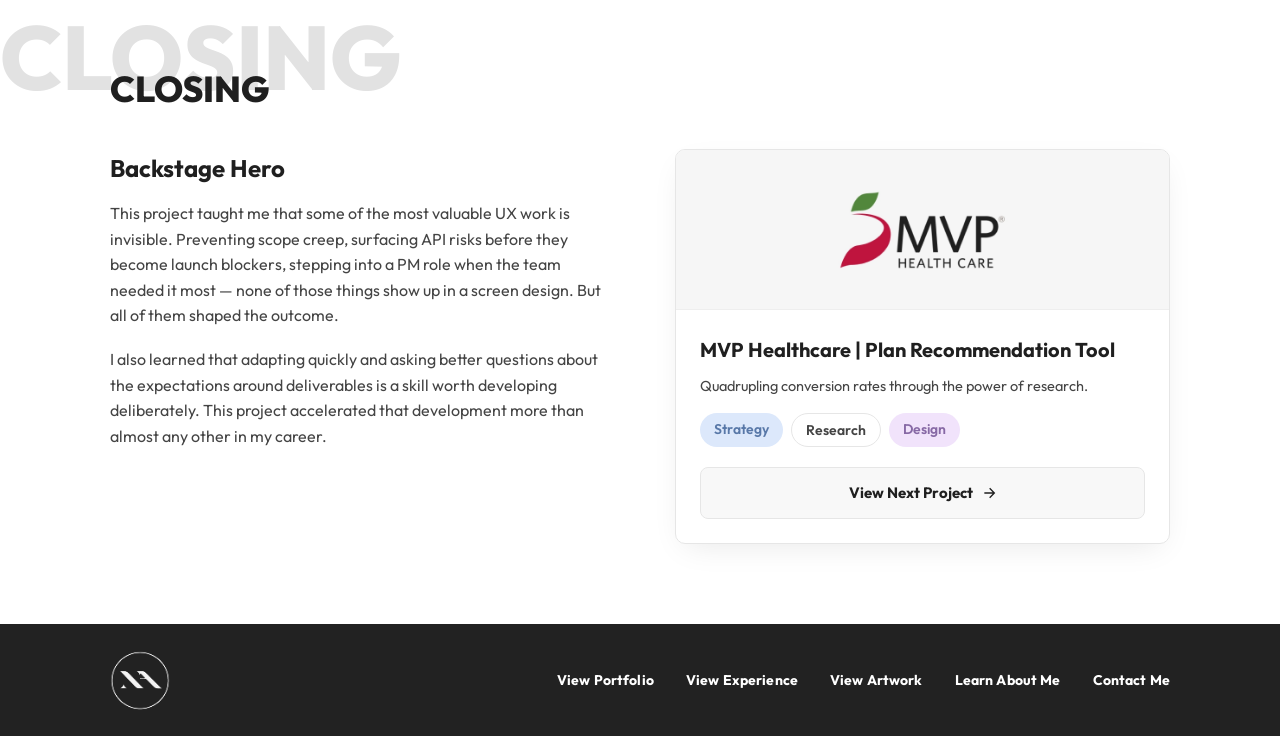
<file: html/cfna.html>
<!DOCTYPE html>
<html lang="en">
<head>
  <meta charset="UTF-8">
  <meta name="viewport" content="width=device-width, initial-scale=1.0">
  <title>Credit First National Association — Mobile App</title>
  <link rel="preconnect" href="https://fonts.googleapis.com">
  <link rel="preconnect" href="https://fonts.gstatic.com" crossorigin>
  <link href="https://fonts.googleapis.com/css2?family=Outfit:wght@400;500;600;700;800&family=Open+Sans:wght@400;600;700&display=swap" rel="stylesheet">
  <link rel="stylesheet" href="https://cdnjs.cloudflare.com/ajax/libs/font-awesome/6.5.0/css/all.min.css">
  <link rel="stylesheet" href="../css/styles.css">
</head>
<body>

<!-- ===== HEADER ===== -->
<header class="site-header">
  <div class="nav-inner">
    <a href="index.html" class="logo" aria-label="Back to homepage"><img src="../assets/logo-dark.png" alt="Noel Arroyo — back to homepage"></a>
    <nav class="main-nav">
      <a href="#">View Portfolio</a>
      <a href="#">View Experience</a>
      <a href="#">View Artwork</a>
      <a href="#">Learn About Me</a>
      <a href="#">Contact Me</a>
    </nav>
    <button class="menu-btn" id="menuBtn" aria-expanded="false" aria-controls="mobileMenu">
      <i class="fa-solid fa-bars"></i> Menu
    </button>
  </div>
  <nav class="mobile-menu" id="mobileMenu" aria-label="Mobile navigation">
    <a href="#">View Portfolio</a>
    <a href="#">View Experience</a>
    <a href="#">View Artwork</a>
    <a href="#">Learn About Me</a>
    <a href="#">Contact Me</a>
  </nav>
</header>

<main>

  <!-- ===== HERO ===== -->
  <section class="hero">
    <div class="watermark">CFNA</div>
    <div class="wrap hero-inner">
      <h1>CREDIT FIRST NATIONAL ASSOCIATION</h1>
      <h2 class="subtitle">MOBILE APP</h2>
      <div class="hero-content">
        <div class="meta-grid">
          <div class="meta-label"><i class="fa-solid fa-explosion"></i> Impact</div>
          <div class="meta-value">Designing an entire mobile app MVP in one week, from scratch.</div>

          <div class="meta-label"><i class="fa-solid fa-tags"></i> Tags</div>
          <div class="meta-value tag-row">
            <span class="tag strategy">Strategy</span>
            <span class="tag plain">Research</span>
            <span class="tag design">Design</span>
          </div>

          <div class="meta-label"><i class="fa-solid fa-user-tie"></i> My Role</div>
          <div class="meta-value">Lead UX Research &amp; Designer | Intermediary PM</div>

          <div class="meta-label"><i class="fa-solid fa-users"></i> The Team</div>
          <div class="meta-value">Group Account Director, Product Manager, Product Owner, Marketing Lead, Marketing Specialist, Six Developers, Lead UI Designer, Three UI Designers</div>

          <div class="meta-label"><i class="fa-solid fa-clock"></i> Duration</div>
          <div class="meta-value">3 Months</div>
        </div>
        <div class="hero-media">
          <img src="../assets/hero-image-cfna.png" alt="CFNA project timeline chart showing 6-week discovery phase">
        </div>
      </div>
    </div>
  </section>

  <!-- ===== INTRO ===== -->
  <section class="section-pad">
    <div class="wrap">
      <div class="section-heading-wrap">
        <div class="watermark">INTRO</div>
        <h3 class="section-title">INTRODUCTION</h3>
      </div>
      <div class="two-col">
        <div>
          <p>CFNA, a Bridgestone company based in Cleveland, Ohio, specializes in automotive tire and service financing for individuals and businesses. When they came to DMI, they had a clear goal: build their first mobile app experience for their credit card holders.</p>
          <p>I was brought in as UX Lead for a 6-week discovery phase, followed by a design and development phase. What I didn't expect was how much the project would test my ability to adapt, lead, and deliver under pressure.</p>
        </div>
        <div class="media-dark">
          <img src="../assets/intro-image-cfna-1.png" alt="CFNA mobile app — login screen and account dashboard on iPhone mockups">
        </div>
      </div>
    </div>
  </section>

  <!-- ===== EXECUTIVE SUMMARY ===== -->
  <section class="section-pad bg-soft2">
    <div class="wrap">
      <div class="section-heading-wrap align-right-block">
        <div class="watermark align-right">SUMMARY</div>
        <h3 class="section-title">EXECUTIVE SUMMARY</h3>
      </div>
      <div class="two-col">
        <div class="media-rounded">
          <img src="../assets/summary-image-cfna-1.png" alt="Boss Journey Map — full UX research journey map document">
        </div>
        <div>
          <p>This was a short but demanding engagement that required me to move quickly, think strategically, and wear more than one hat. From competitive research and journey mapping to wireframing an entire mobile app MVP in a single week, this project pushed my skills across every dimension.</p>
          <p>I led discovery, defined the MVP feature set, surfaced critical risks that could have derailed the entire timeline, and stepped into a dual UX Lead and PM role during a critical team transition, all without disrupting the client relationship or delivery momentum.</p>
          <p><strong>Core Disciplines:</strong> UX Strategy, Competitive Analysis, Heuristic Evaluation, Journey Mapping, Stakeholder Workshops, Wireframing, iOS and Android Design, ADA Compliance, Program Management</p>
        </div>
      </div>
    </div>
  </section>

  <!-- ===== LEARN ===== -->
  <section class="section-pad">
    <div class="wrap">
      <div class="section-heading-wrap">
        <div class="watermark">LEARN</div>
        <h3 class="section-title">LEARN</h3>
      </div>
      <div class="two-col">
        <div>
          <h4 class="block-title">Stakeholder Interviews &amp; Secondary Research</h4>
          <p>The engagement kicked off with a stakeholder meeting that outlined the scope, deliverables, and timeline. From there we moved into stakeholder interviews to get a deeper understanding of the business and its users.</p>
          <p>Although we were unable to conduct primary user research due to CFNA's budget and time constraints, we were given access to existing research on their target market. That research painted a clear picture of two distinct user types: users who genuinely needed financing to afford repairs, and users who could afford repairs but were shopping for the best combination of price and service. Understanding both types was critical to shaping an experience that served their different motivations.</p>
        </div>
        <div>
          <div class="media-rounded">
            <img src="../assets/learn-image-cfna-1.png" alt="CFNA project glossary document">
          </div>
        </div>
      </div>
    </div>
  </section>

  <!-- ===== PROBLEM STATEMENT ===== -->
  <section class="banner-dark">
    <div class="wrap">
      <h2>PROBLEM STATEMENT:</h2>
      <p>CFNA's credit card holders had no dedicated mobile experience. Their existing web tools had documented usability issues including confusion around promotions, account pages that were difficult to navigate, and a card application flow with significant drop-off. Building a mobile app from scratch presented an opportunity to address these pain points directly, but only if the MVP was scoped wisely and grounded in what users actually needed.</p>
    </div>
  </section>

  <!-- ===== BUILD — Competitive Analysis ===== -->
  <section class="section-pad">
    <div class="wrap">
      <div class="two-col">
        <div class="media-rounded">
          <img src="../assets/learn-image-cfna-2.png" alt="CFNA Competitive Analysis presentation cover and sample slides">
        </div>
        <div>
          <h4 class="block-title">Competitive Analysis</h4>
          <p>Without access to CFNA's own users for primary research, a robust competitive analysis became one of our most valuable research tools. I conducted a thorough evaluation of competing products and delivered an 87-page research presentation packed with actionable insights to inform the product roadmap and identify opportunities for differentiation.</p>
          <div class="btn-row">
            <button class="btn-dark">
              <i class="fa-brands fa-dropbox"></i>
              Download Full Report
            </button>
          </div>
        </div>
      </div>
    </div>
  </section>

  <!-- ===== BUILD heading ===== -->
  <section class="section-pad bg-soft" style="padding-bottom: 0;">
    <div class="wrap">
      <div class="section-heading-wrap align-right-block" style="margin-bottom: 0;">
        <div class="watermark align-right">BUILD</div>
        <h3 class="section-title">BUILD</h3>
      </div>
    </div>
  </section>

  <!-- ===== BUILD — Onsite Workshop ===== -->
  <section class="section-pad bg-soft">
    <div class="wrap">
      <div class="two-col">
        <div class="media-rounded">
          <img src="../assets/build-image-cfna-1.png" alt="Onsite workshop — sticky note mapping on whiteboard">
        </div>
        <div>
          <h4 class="block-title">Onsite Workshop</h4>
          <p>In week four we traveled to CFNA's offices for a two-day workshop covering marketing approach, branding, journey mapping, and a MoSCoW prioritization exercise. I led the journey mapping and prioritization portions of the session.</p>
          <p>The workshop was where we discovered one of the most significant risks of the entire engagement. Many of the APIs required to support the app's planned features were either unavailable or not yet developed, and a key internal stakeholder had not communicated the time and effort required to build them. This discovery fundamentally changed what the MVP needed to look like.</p>
        </div>
      </div>
      <div class="photo-grid-2x2">
        <div class="media-rounded"><img src="../assets/build-image-cfna-2.png" alt="Workshop session — Mobile App journey mapping board"></div>
        <div class="media-rounded"><img src="../assets/build-image-cfna-3.png" alt="Workshop session — Sprint planning board"></div>
        <div class="media-rounded"><img src="../assets/build-image-cfna-4.png" alt="Workshop session — Digital Wallet and features board"></div>
        <div class="media-rounded"><img src="../assets/build-image-cfna-5.png" alt="Workshop session — June sprint planning board"></div>
      </div>
    </div>
  </section>

  <!-- ===== BUILD — Designing MVP ===== -->
  <section class="section-pad bg-soft">
    <div class="wrap">
      <div class="two-col">
        <div>
          <h4 class="block-title">Designing MVP</h4>
          <p>After the workshop it was clear the app would launch with a tightly scoped MVP. I designed the entire mobile app for both iOS and Android in one week. Not because the timeline demanded shortcuts, but because the research and workshop had given me such a clear picture of what needed to be built that the design decisions came quickly and with confidence.</p>
          <p>Completing the wireframes in one week also created an additional two weeks of UX runway for the team, giving the UI designers more time to take screens to higher fidelity and account for different device sizes before development began.</p>
        </div>
        <div class="media-rounded">
          <img src="../assets/build-image-cfna-6.png" alt="CFNA wireframes — Welcome, Payments, Statements and Payment Date screens">
        </div>
      </div>
    </div>
  </section>

  <!-- ===== TEAM TRANSITION (dark callout within BUILD) ===== -->
  <section class="banner-dark">
    <div class="wrap">
      <h2>TEAM TRANSITION</h2>
      <p>Midway through the project a junior PM was removed from the team and I stepped into a dual UX Lead and PM role while DMI searched for a replacement. I maintained project momentum, managed client communication, and delivered a feature roadmap in Jira without any disruption to the client relationship.</p>
      <p>It was one of the hardest things I have done for a client. It was also one of the most clarifying experiences of my career in terms of understanding my own capacity to lead under pressure.</p>
    </div>
  </section>

  <!-- ===== TEST ===== -->
  <section class="section-pad">
    <div class="wrap">
      <div class="section-heading-wrap">
        <div class="watermark">TEST</div>
        <h3 class="section-title">TEST</h3>
      </div>
      <div class="two-col">
        <div>
          <h4 class="block-title">Moderated Usability Studies</h4>
          <p>Once screens reached higher fidelity I conducted a small round of usability studies. Due to the tight timeline and limited user pool we were only able to schedule three sessions, which produced inconclusive results. It was a frustrating outcome, but an honest one, and it reinforced something I believe strongly: constrained research is still better than no research. Even with limited sessions we surfaced observations worth carrying into future iterations.</p>
        </div>
        <div class="media-dark">
          <img src="../assets/test-image-cfna-1.png" alt="CFNA Make a Payment screen on iPhone against dark background">
        </div>
      </div>
    </div>
  </section>

  <!-- ===== LAUNCH & BEYOND (thin heading section) ===== -->
  <section class="thin-heading-section">
    <div class="wrap">
      <div class="section-heading-wrap align-right-block" style="margin-bottom: 0;">
        <div class="watermark align-right">LAUNCH</div>
        <h3 class="section-title">LAUNCH &amp; BEYOND</h3>
      </div>
    </div>
  </section>

  <!-- ===== LAUNCH — Content ===== -->
  <section class="section-pad bg-soft2">
    <div class="wrap">
      <div class="two-col">
        <div class="media-rounded">
          <img src="../assets/launch-and-beyond-image-cfna-1.png" alt="CFNA app — three iPhone mockups showing login, dashboard, and payment screens">
        </div>
        <div>
          <h4 class="block-title">Scope Protection and Risk Mitigation</h4>
          <p>Two of the most impactful contributions I made on this project never showed up in a design file. I prevented scope creep on two major requirements, Rewards and Digital Wallet, by holding firm on what the research and prioritization exercise had defined as out of scope for the MVP. I also proactively raised ADA compliance awareness with the client, educating stakeholders on the risks of not building accessibly from the start.</p>
          <p>Both of these moments required conviction and clear communication more than design skill. They protected the integrity of the product and the trust of the client.</p>
        </div>
      </div>
      <div class="two-col" style="margin-top: 4rem;">
        <div>
          <h4 class="block-title">Launch &amp; Beyond</h4>
          <p>CFNA took approximately a year and a half after our engagement to launch their mobile app, a delay caused largely by the API risks my team surfaced during discovery. In the meantime they redirected resources toward improving their existing website while the necessary APIs were built out.</p>
          <p>Knowing that our early discovery work directly influenced their roadmap and prevented a premature launch is a quiet but meaningful outcome of this project.</p>
        </div>
        <div></div>
      </div>
    </div>
  </section>

  <!-- ===== CLOSING ===== -->
  <section class="section-pad">
    <div class="wrap">
      <div class="section-heading-wrap">
        <div class="watermark">CLOSING</div>
        <h3 class="section-title">CLOSING</h3>
      </div>
      <div class="two-col">
        <div>
          <h4 class="block-title">Backstage Hero</h4>
          <p>This project taught me that some of the most valuable UX work is invisible. Preventing scope creep, surfacing API risks before they become launch blockers, stepping into a PM role when the team needed it most — none of those things show up in a screen design. But all of them shaped the outcome.</p>
          <p>I also learned that adapting quickly and asking better questions about the expectations around deliverables is a skill worth developing deliberately. This project accelerated that development more than almost any other in my career.</p>
        </div>
        <div class="next-card">
          <div class="next-card-banner">
            <img src="../assets/mvp-logo-image-homepage.png" alt="MVP Health Care logo">
          </div>
          <div class="next-card-body">
            <h4>MVP Healthcare | Plan Recommendation Tool</h4>
            <p>Quadrupling conversion rates through the power of research.</p>
            <div class="next-card-tags">
              <span class="tag strategy">Strategy</span>
              <span class="tag plain">Research</span>
              <span class="tag design">Design</span>
            </div>
            <a class="btn-next" href="mvp-healthcare.html">
              View Next Project
              <svg viewBox="0 0 24 24" fill="none" stroke="currentColor" stroke-width="2"><path d="M5 12h14M13 5l7 7-7 7"/></svg>
            </a>
          </div>
        </div>
      </div>
    </div>
  </section>

</main>

<!-- ===== FOOTER ===== -->
<footer class="site-footer">
  <div class="footer-inner">
    <a href="index.html" class="logo" aria-label="Back to homepage"><img src="../assets/logo-white.png" alt="Noel Arroyo — back to homepage"></a>
    <nav class="main-nav">
      <a href="#">View Portfolio</a>
      <a href="#">View Experience</a>
      <a href="#">View Artwork</a>
      <a href="#">Learn About Me</a>
      <a href="#">Contact Me</a>
    </nav>
  </div>
</footer>

<script src="../js/script.js"></script>
</body>
</html>
</file>
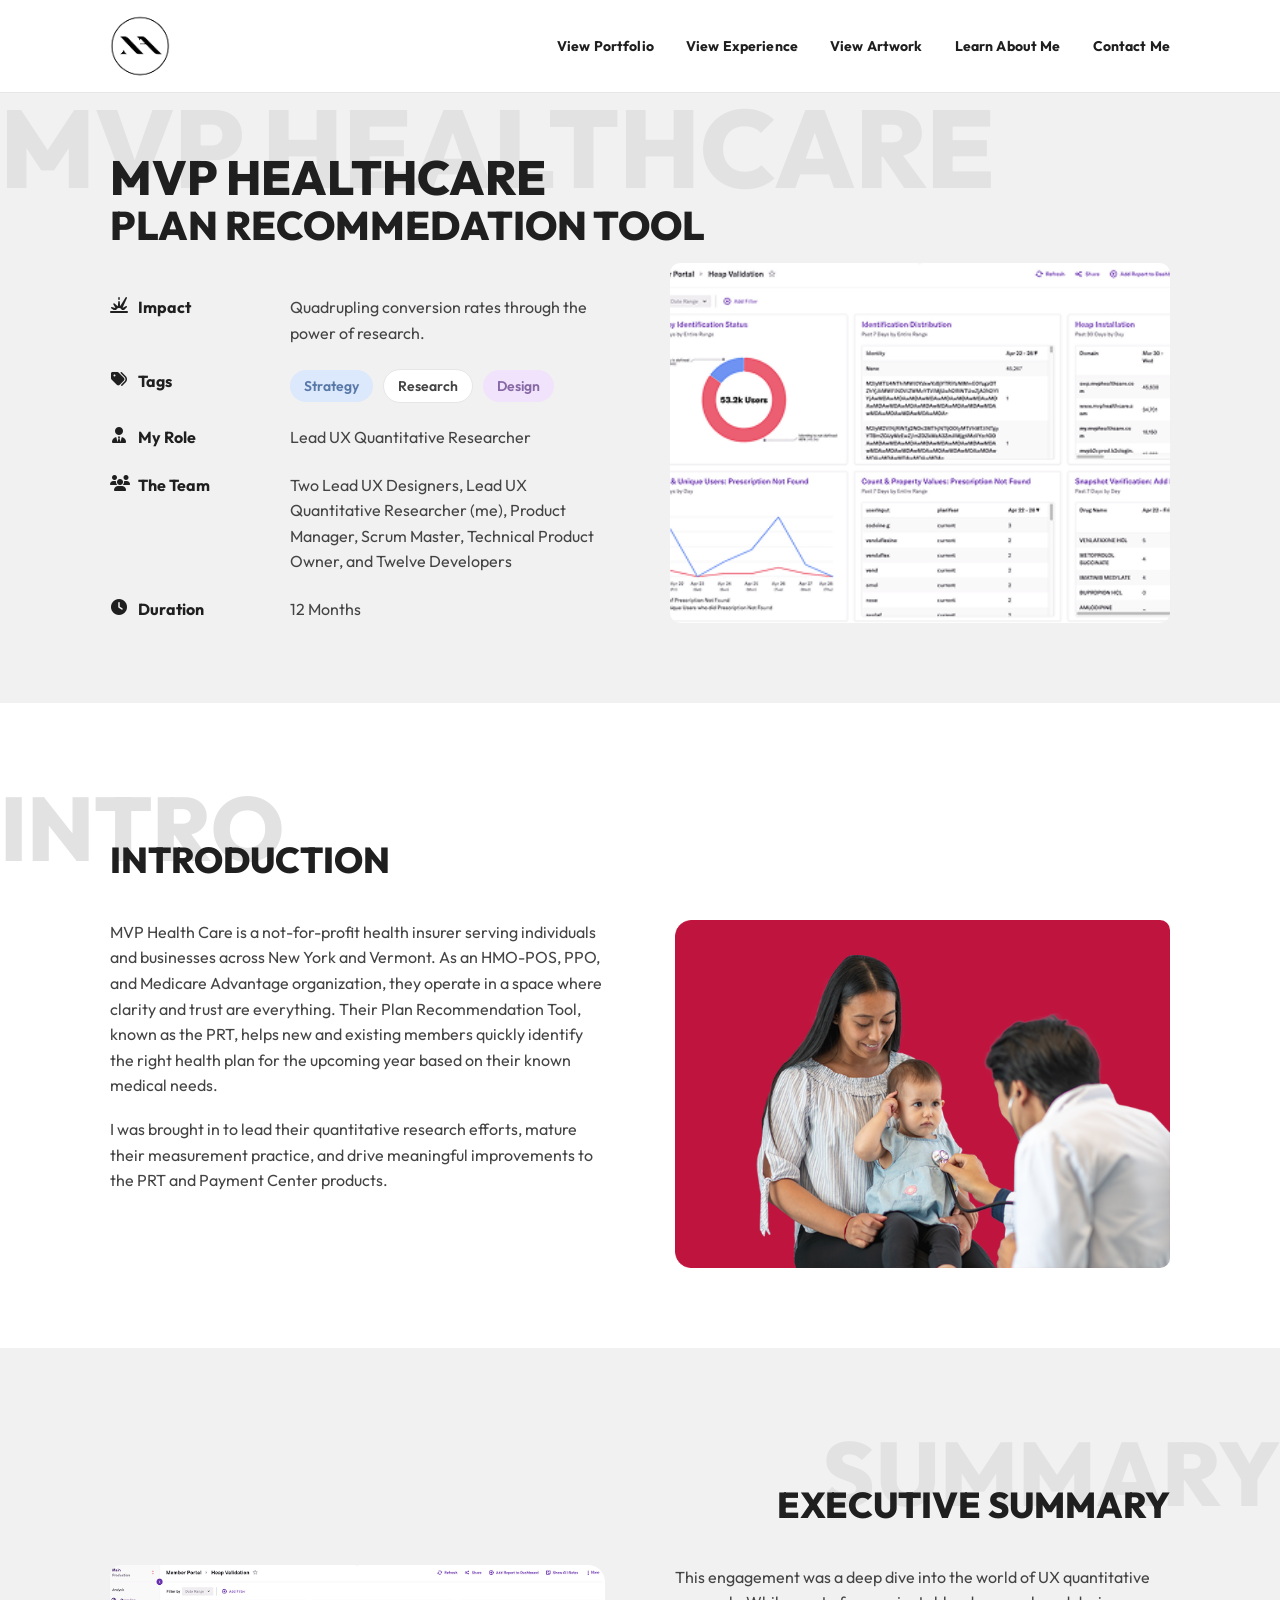
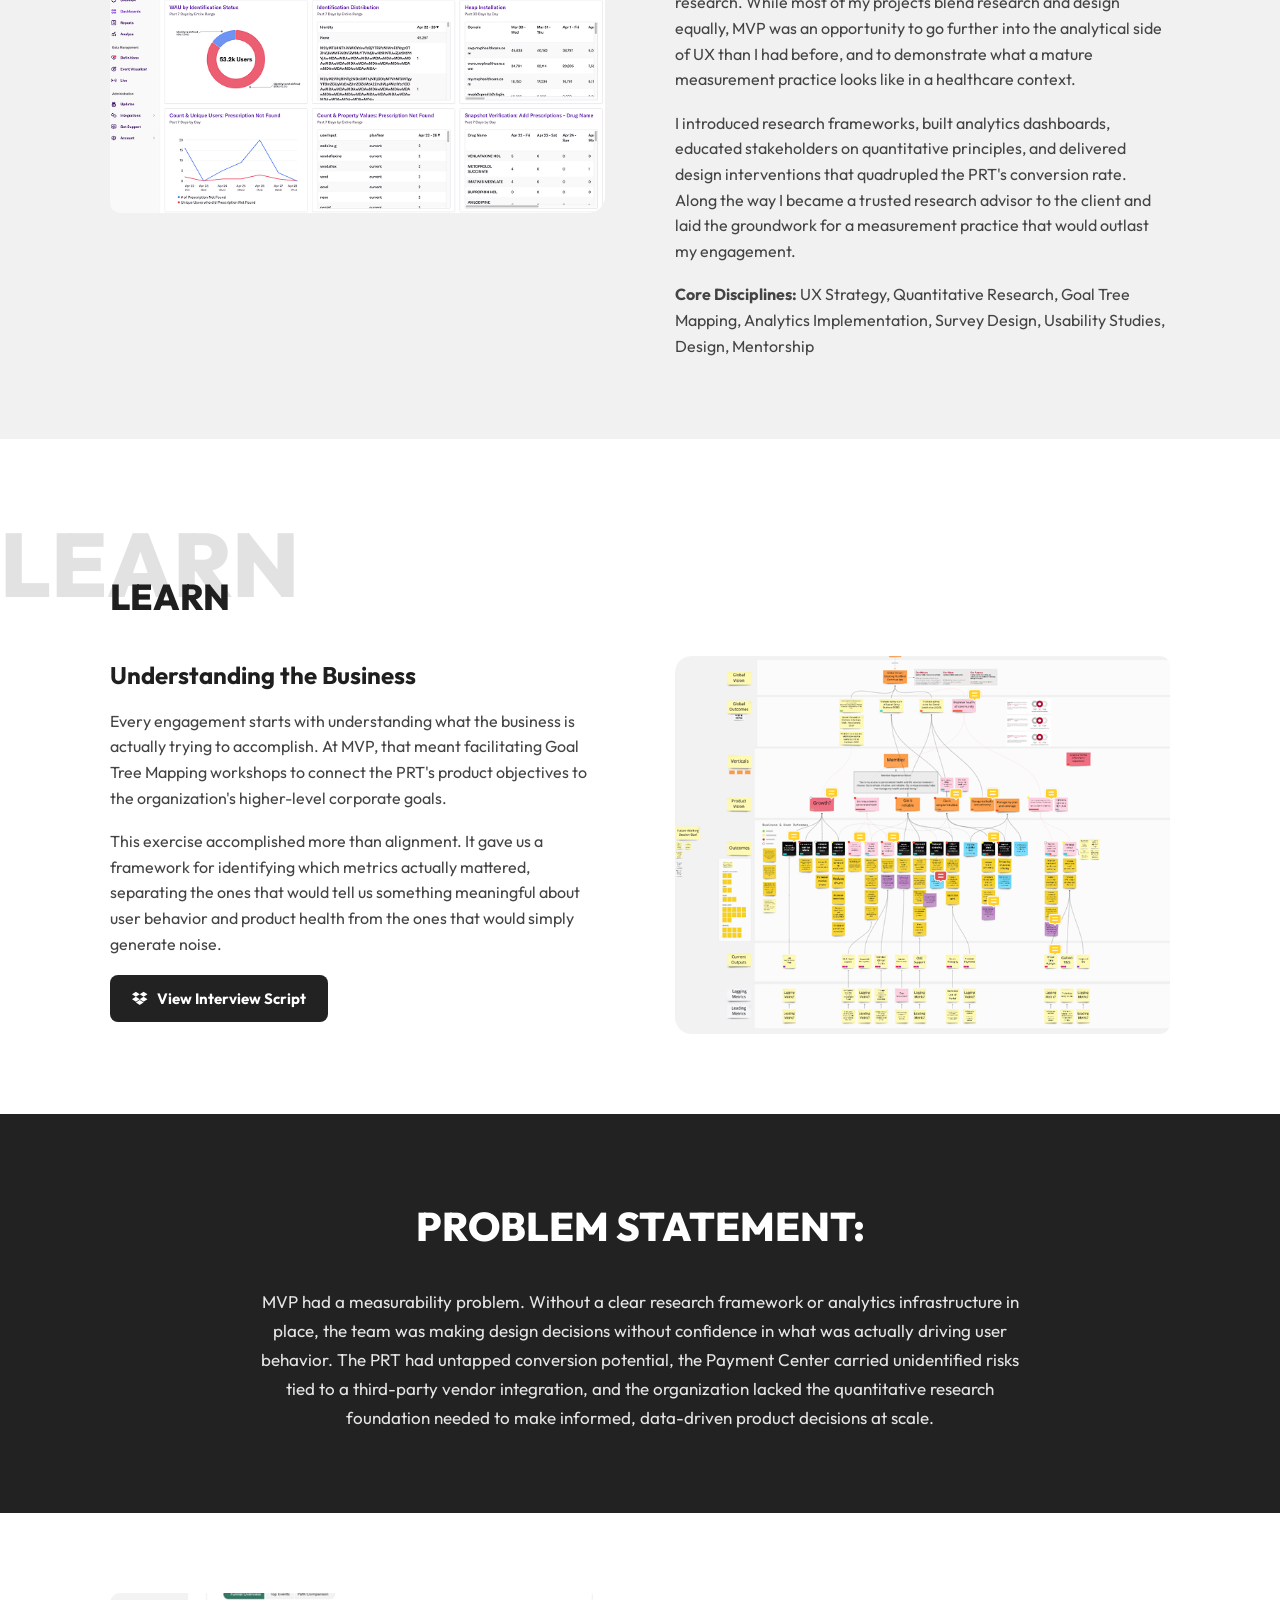
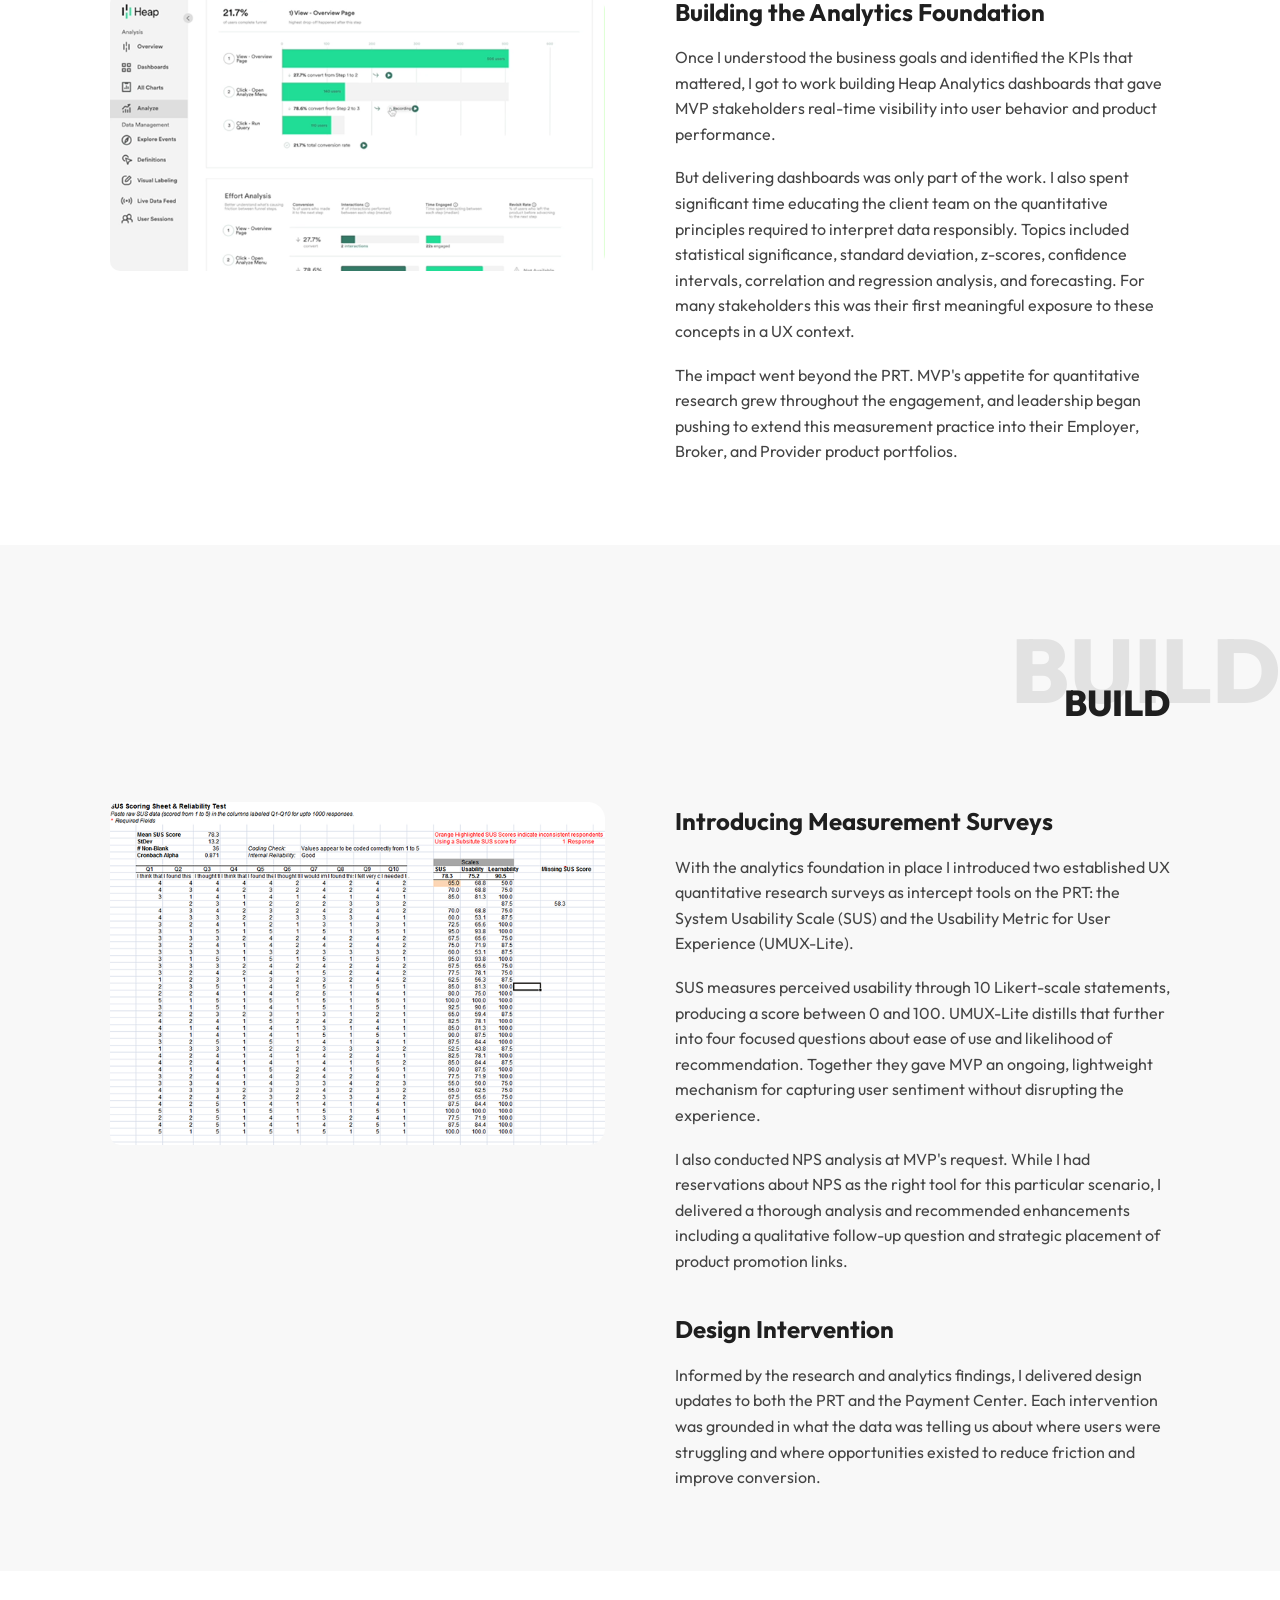
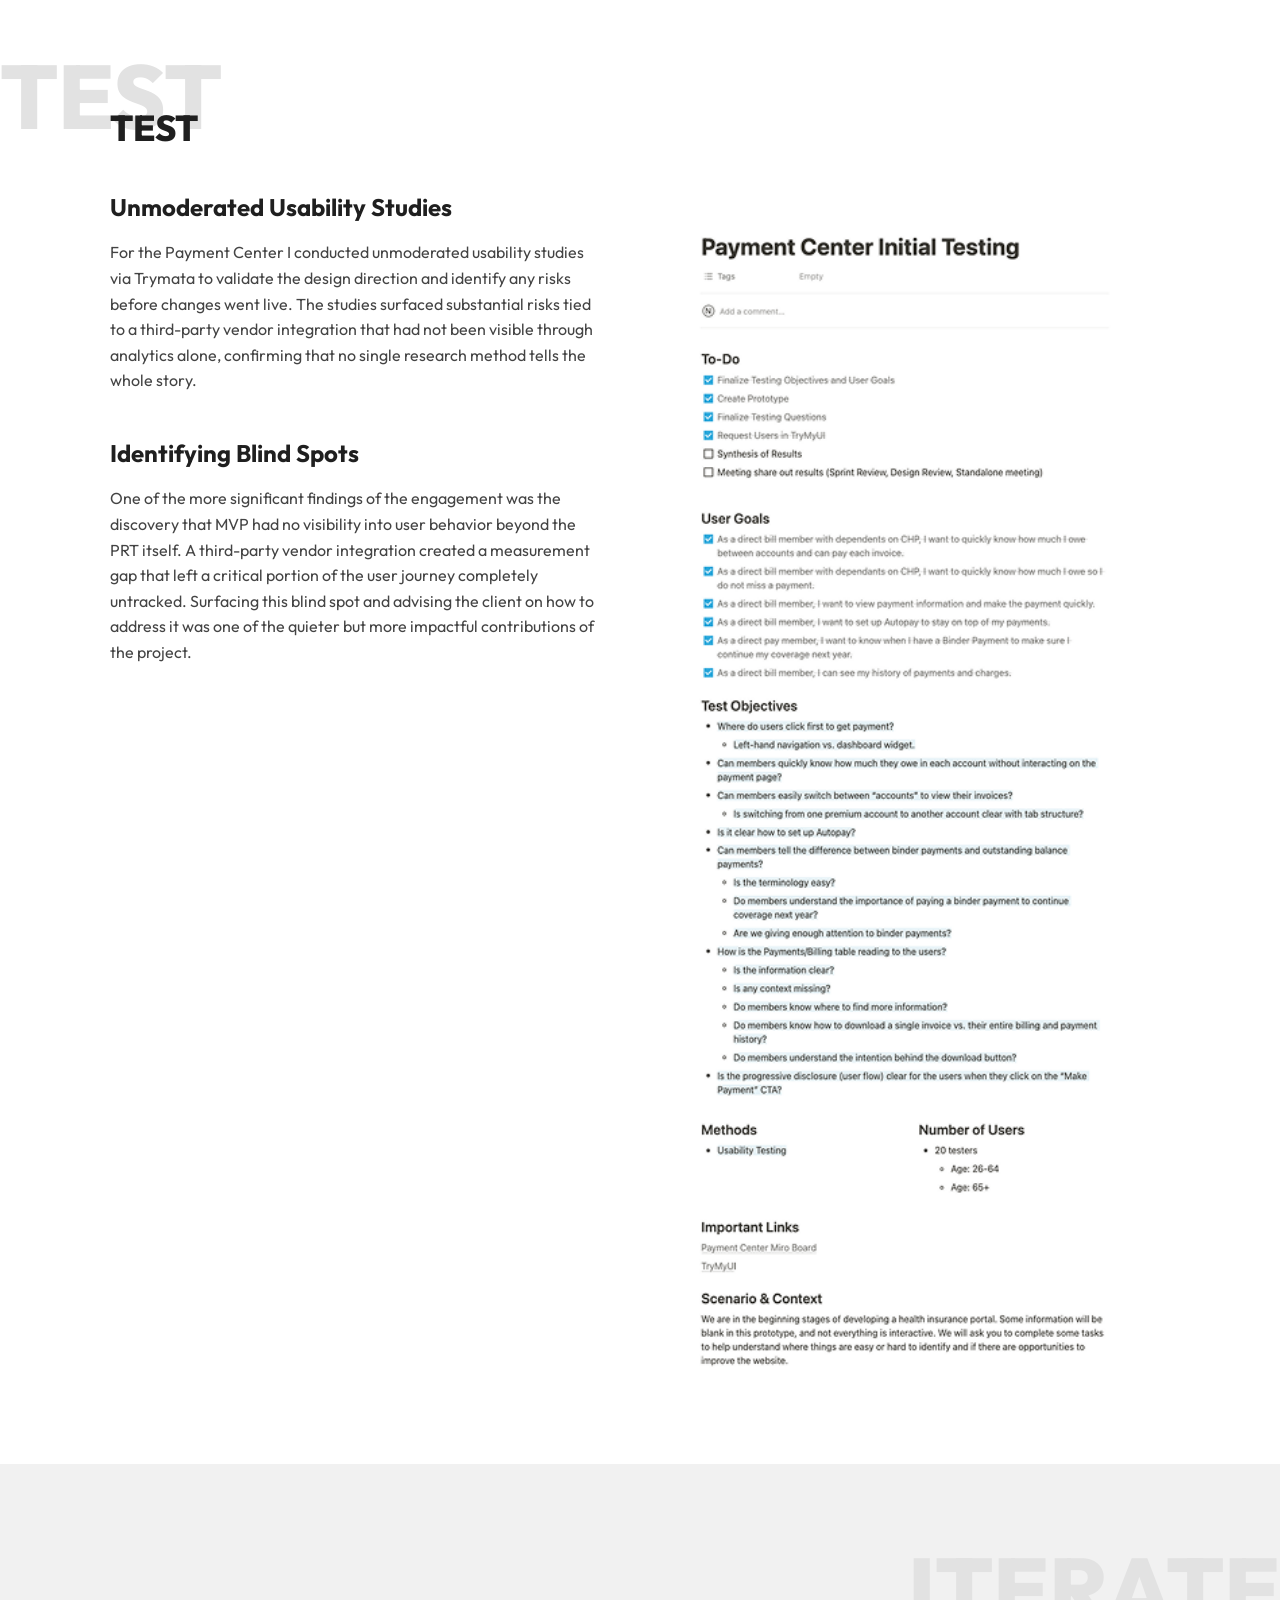
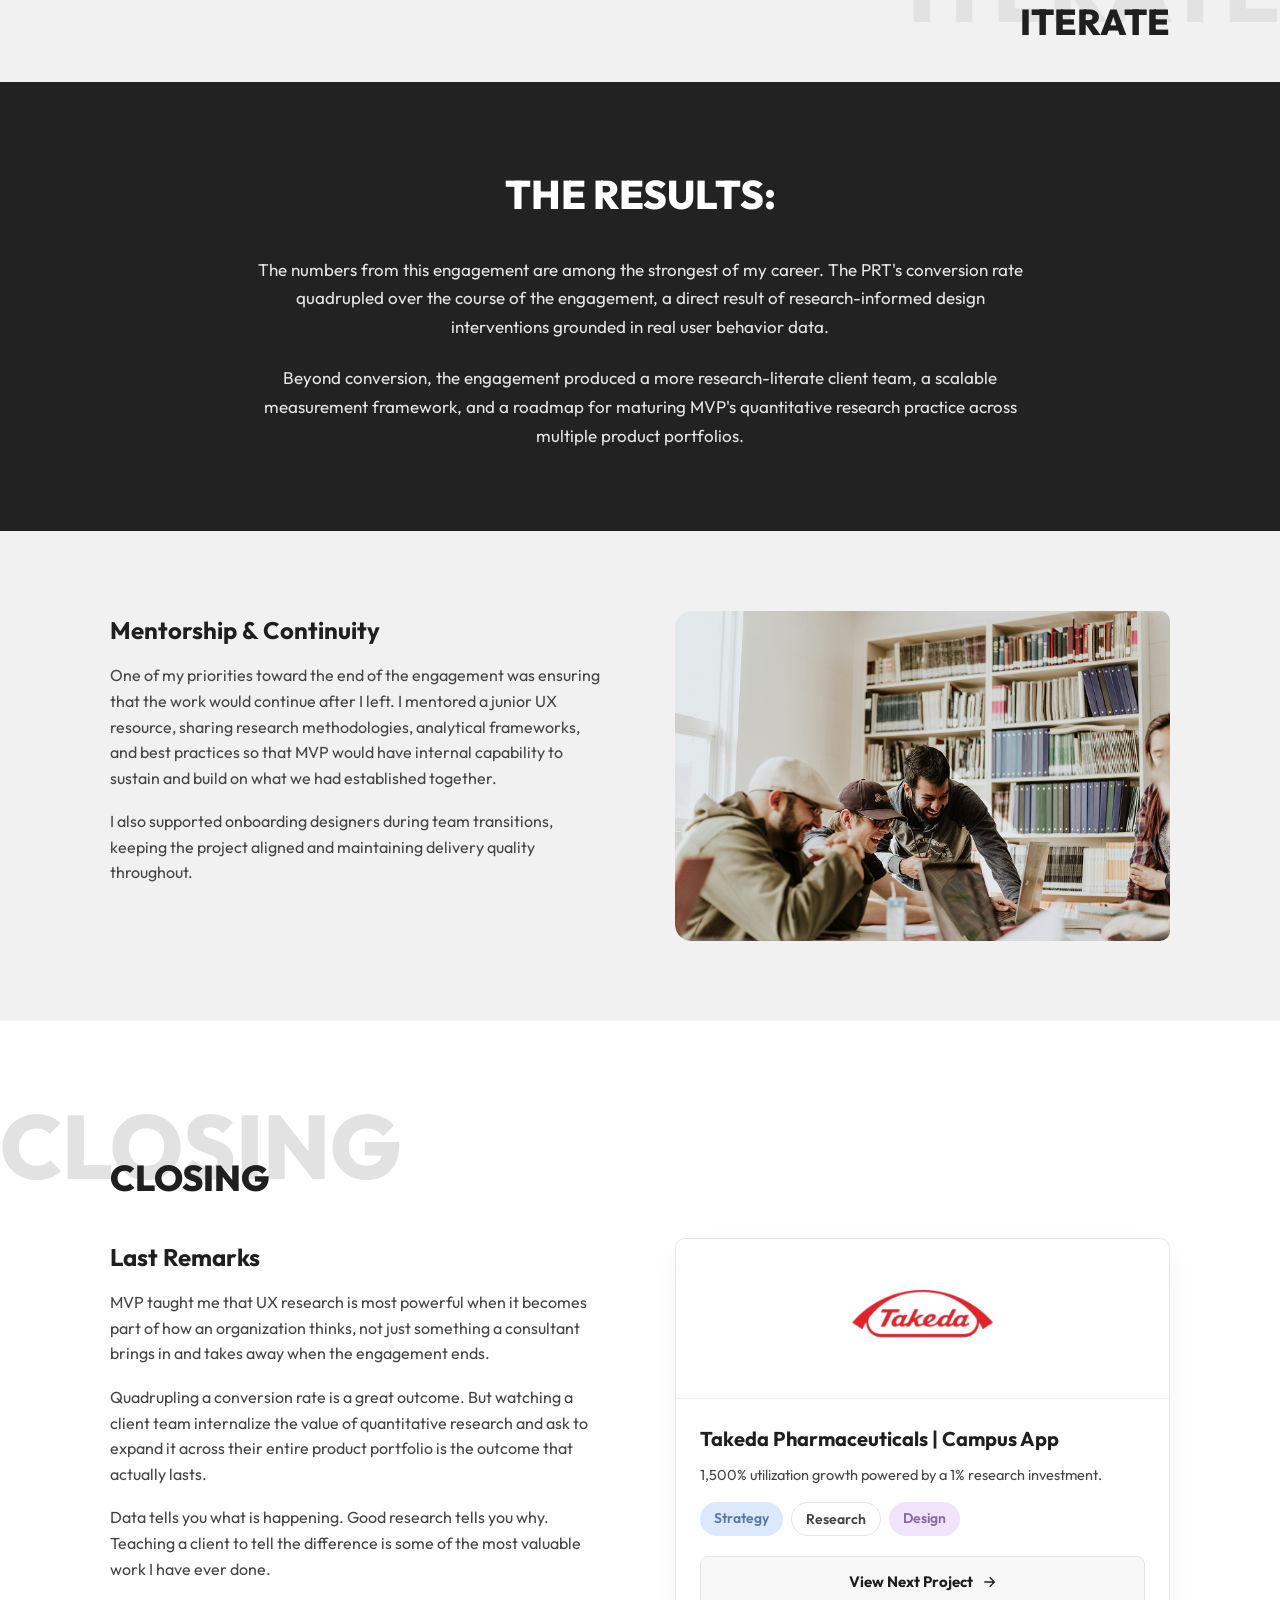
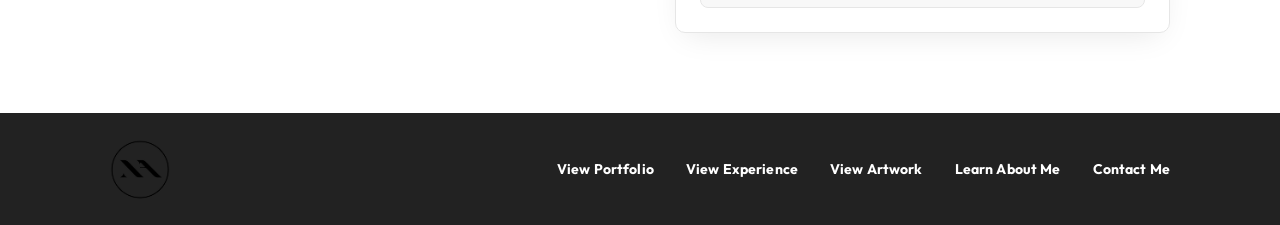
<file: html/mvp-healthcare.html>
<!DOCTYPE html>
<html lang="en">
<head>
  <meta charset="UTF-8">
  <meta name="viewport" content="width=device-width, initial-scale=1.0">
  <title>MVP Healthcare — Plan Recommendation Tool</title>
  <link rel="preconnect" href="https://fonts.googleapis.com">
  <link rel="preconnect" href="https://fonts.gstatic.com" crossorigin>
  <link href="https://fonts.googleapis.com/css2?family=Outfit:wght@400;500;600;700;800&family=Open+Sans:wght@400;600;700&display=swap" rel="stylesheet">
  <link rel="stylesheet" href="https://cdnjs.cloudflare.com/ajax/libs/font-awesome/6.5.0/css/all.min.css">
  <link rel="stylesheet" href="../css/styles.css">
</head>
<body>

<!-- ===== HEADER ===== -->
<header class="site-header">
  <div class="nav-inner">
    <a href="index.html" class="logo" aria-label="Back to homepage">
      <img src="../assets/logo-dark.png" alt="Noel Arroyo — back to homepage">
    </a>
    <!-- Desktop nav -->
    <nav class="main-nav">
      <a href="#">View Portfolio</a>
      <a href="#">View Experience</a>
      <a href="#">View Artwork</a>
      <a href="#">Learn About Me</a>
      <a href="#">Contact Me</a>
    </nav>
    <!-- FIX #1: Mobile menu button -->
    <button class="menu-btn" id="menuBtn" aria-expanded="false" aria-controls="mobileMenu">
      <i class="fa-solid fa-bars"></i> Menu
    </button>
  </div>
  <!-- FIX #1: Mobile dropdown -->
  <nav class="mobile-menu" id="mobileMenu" aria-label="Mobile navigation">
    <a href="#">View Portfolio</a>
    <a href="#">View Experience</a>
    <a href="#">View Artwork</a>
    <a href="#">Learn About Me</a>
    <a href="#">Contact Me</a>
  </nav>
</header>

<main>

  <!-- ===== HERO ===== -->
  <!-- FIX #3: watermark is first child, sits behind everything via z-index -->
  <section class="hero">
    <div class="watermark">MVP HEALTHCARE</div>
    <div class="wrap hero-inner">
      <!-- FIX #4: H1=48, H2=40 -->
      <h1>MVP HEALTHCARE</h1>
      <h2 class="subtitle">PLAN RECOMMEDATION TOOL</h2>

      <!-- FIX #5: meta and image side by side -->
      <div class="hero-content">
        <div class="meta-grid">
          <div class="meta-label"><i class="fa-solid fa-explosion"></i> Impact</div>
          <div class="meta-value">Quadrupling conversion rates through the power of research.</div>

          <div class="meta-label"><i class="fa-solid fa-tags"></i> Tags</div>
          <div class="meta-value tag-row">
            <span class="tag strategy">Strategy</span>
            <span class="tag plain">Research</span>
            <span class="tag design">Design</span>
          </div>

          <div class="meta-label"><i class="fa-solid fa-user-tie"></i> My Role</div>
          <div class="meta-value">Lead UX Quantitative Researcher</div>

          <div class="meta-label"><i class="fa-solid fa-users"></i> The Team</div>
          <div class="meta-value">Two Lead UX Designers, Lead UX Quantitative Researcher (me), Product Manager, Scrum Master, Technical Product Owner, and Twelve Developers</div>

          <div class="meta-label"><i class="fa-solid fa-clock"></i> Duration</div>
          <div class="meta-value">12 Months</div>
        </div>

        <!-- FIX #5: image in right column, aligned with meta -->
        <div class="hero-media">
          <img src="../assets/hero-image-prt.png" alt="Heap analytics dashboard">
        </div>
      </div>
    </div>
  </section>

  <!-- ===== INTRO ===== -->
  <section class="section-pad">
    <div class="wrap">
      <div class="section-heading-wrap">
        <div class="watermark">INTRO</div>
        <h3 class="section-title">INTRODUCTION</h3>
      </div>
      <div class="two-col">
        <div>
          <p>MVP Health Care is a not-for-profit health insurer serving individuals and businesses across New York and Vermont. As an HMO-POS, PPO, and Medicare Advantage organization, they operate in a space where clarity and trust are everything. Their Plan Recommendation Tool, known as the PRT, helps new and existing members quickly identify the right health plan for the upcoming year based on their known medical needs.</p>
          <p>I was brought in to lead their quantitative research efforts, mature their measurement practice, and drive meaningful improvements to the PRT and Payment Center products.</p>
        </div>
        <div class="media-rounded">
          <img src="../assets/intro-image-prt-1.png" alt="Doctor examining a young child while parent holds them">
        </div>
      </div>
    </div>
  </section>

  <!-- ===== EXECUTIVE SUMMARY ===== -->
  <section class="section-pad bg-soft2">
    <div class="wrap">
      <div class="section-heading-wrap align-right-block">
        <div class="watermark align-right">SUMMARY</div>
        <h3 class="section-title">EXECUTIVE SUMMARY</h3>
      </div>
      <div class="two-col">
        <div class="media-rounded">
          <img src="../assets/summary-image-prt-1.png" alt="Heap validation dashboard">
        </div>
        <div>
          <p>This engagement was a deep dive into the world of UX quantitative research. While most of my projects blend research and design equally, MVP was an opportunity to go further into the analytical side of UX than I had before, and to demonstrate what a mature measurement practice looks like in a healthcare context.</p>
          <p>I introduced research frameworks, built analytics dashboards, educated stakeholders on quantitative principles, and delivered design interventions that quadrupled the PRT's conversion rate. Along the way I became a trusted research advisor to the client and laid the groundwork for a measurement practice that would outlast my engagement.</p>
          <p><strong>Core Disciplines:</strong> UX Strategy, Quantitative Research, Goal Tree Mapping, Analytics Implementation, Survey Design, Usability Studies, Design, Mentorship</p>
        </div>
      </div>
    </div>
  </section>

  <!-- ===== LEARN ===== -->
  <section class="section-pad">
    <div class="wrap">
      <div class="section-heading-wrap">
        <div class="watermark">LEARN</div>
        <h3 class="section-title">LEARN</h3>
      </div>
      <div class="two-col">
        <div>
          <h4 class="block-title">Understanding the Business</h4>
          <p>Every engagement starts with understanding what the business is actually trying to accomplish. At MVP, that meant facilitating Goal Tree Mapping workshops to connect the PRT's product objectives to the organization's higher-level corporate goals.</p>
          <p style="margin-bottom: 18px;">This exercise accomplished more than alignment. It gave us a framework for identifying which metrics actually mattered, separating the ones that would tell us something meaningful about user behavior and product health from the ones that would simply generate noise.</p>
          <button class="btn-dark">
            <i class="fa-brands fa-dropbox"></i>
            View Interview Script
          </button>
        </div>
        <div class="media-rounded">
          <img src="../assets/learn-image-prt-1.png" alt="Goal tree mapping workshop diagram">
        </div>
      </div>
    </div>
  </section>

  <!-- ===== PROBLEM STATEMENT ===== -->
  <section class="banner-dark">
    <div class="wrap">
      <h2>PROBLEM STATEMENT:</h2>
      <p>MVP had a measurability problem. Without a clear research framework or analytics infrastructure in place, the team was making design decisions without confidence in what was actually driving user behavior. The PRT had untapped conversion potential, the Payment Center carried unidentified risks tied to a third-party vendor integration, and the organization lacked the quantitative research foundation needed to make informed, data-driven product decisions at scale.</p>
    </div>
  </section>

  <!-- ===== BUILD — Analytics Foundation ===== -->
  <section class="section-pad">
    <div class="wrap">
      <div class="two-col">
        <div class="media-rounded">
          <img src="../assets/learn-image-prt-2.png" alt="Heap funnel analysis dashboard">
        </div>
        <div>
          <h4 class="block-title">Building the Analytics Foundation</h4>
          <p>Once I understood the business goals and identified the KPIs that mattered, I got to work building Heap Analytics dashboards that gave MVP stakeholders real-time visibility into user behavior and product performance.</p>
          <p>But delivering dashboards was only part of the work. I also spent significant time educating the client team on the quantitative principles required to interpret data responsibly. Topics included statistical significance, standard deviation, z-scores, confidence intervals, correlation and regression analysis, and forecasting. For many stakeholders this was their first meaningful exposure to these concepts in a UX context.</p>
          <p>The impact went beyond the PRT. MVP's appetite for quantitative research grew throughout the engagement, and leadership began pushing to extend this measurement practice into their Employer, Broker, and Provider product portfolios.</p>
        </div>
      </div>
    </div>
  </section>

  <!-- ===== BUILD heading ===== -->
  <section class="section-pad bg-soft" style="padding-bottom: 0;">
    <div class="wrap">
      <div class="section-heading-wrap align-right-block" style="margin-bottom: 0;">
        <div class="watermark align-right">BUILD</div>
        <h3 class="section-title">BUILD</h3>
      </div>
    </div>
  </section>

  <!-- ===== BUILD — Surveys ===== -->
  <section class="section-pad bg-soft">
    <div class="wrap">
      <div class="two-col">
        <div class="media-rounded">
          <img src="../assets/build-image-prt-1.png" alt="SUS scoring sheet">
        </div>
        <div>
          <h4 class="block-title">Introducing Measurement Surveys</h4>
          <p>With the analytics foundation in place I introduced two established UX quantitative research surveys as intercept tools on the PRT: the System Usability Scale (SUS) and the Usability Metric for User Experience (UMUX-Lite).</p>
          <p>SUS measures perceived usability through 10 Likert-scale statements, producing a score between 0 and 100. UMUX-Lite distills that further into four focused questions about ease of use and likelihood of recommendation. Together they gave MVP an ongoing, lightweight mechanism for capturing user sentiment without disrupting the experience.</p>
          <p>I also conducted NPS analysis at MVP's request. While I had reservations about NPS as the right tool for this particular scenario, I delivered a thorough analysis and recommended enhancements including a qualitative follow-up question and strategic placement of product promotion links.</p>
          <h4 class="block-title" style="margin-top:36px;">Design Intervention</h4>
          <p>Informed by the research and analytics findings, I delivered design updates to both the PRT and the Payment Center. Each intervention was grounded in what the data was telling us about where users were struggling and where opportunities existed to reduce friction and improve conversion.</p>
        </div>
      </div>
    </div>
  </section>

  <!-- ===== TEST ===== -->
  <section class="section-pad">
    <div class="wrap">
      <div class="section-heading-wrap">
        <div class="watermark">TEST</div>
        <h3 class="section-title">TEST</h3>
      </div>
      <div class="two-col">
        <div>
          <h4 class="block-title">Unmoderated Usability Studies</h4>
          <p>For the Payment Center I conducted unmoderated usability studies via Trymata to validate the design direction and identify any risks before changes went live. The studies surfaced substantial risks tied to a third-party vendor integration that had not been visible through analytics alone, confirming that no single research method tells the whole story.</p>
          <h4 class="block-title" style="margin-top:40px;">Identifying Blind Spots</h4>
          <p>One of the more significant findings of the engagement was the discovery that MVP had no visibility into user behavior beyond the PRT itself. A third-party vendor integration created a measurement gap that left a critical portion of the user journey completely untracked. Surfacing this blind spot and advising the client on how to address it was one of the quieter but more impactful contributions of the project.</p>
        </div>
        <div class="media-rounded">
          <img src="../assets/test-image-prt-1.png" alt="Payment Center initial testing plan document">
        </div>
      </div>
    </div>
  </section>

  <!-- ===== ITERATE ===== -->
  <section class="thin-heading-section">
    <div class="wrap">
      <div class="section-heading-wrap align-right-block" style="margin-bottom: 0;">
        <div class="watermark align-right">ITERATE</div>
        <h3 class="section-title">ITERATE</h3>
      </div>
    </div>
  </section>

  <!-- ===== RESULTS ===== -->
  <section class="banner-dark">
    <div class="wrap">
      <h2>THE RESULTS:</h2>
      <p>The numbers from this engagement are among the strongest of my career. The PRT's conversion rate quadrupled over the course of the engagement, a direct result of research-informed design interventions grounded in real user behavior data.</p>
      <p>Beyond conversion, the engagement produced a more research-literate client team, a scalable measurement framework, and a roadmap for maturing MVP's quantitative research practice across multiple product portfolios.</p>
    </div>
  </section>

  <!-- ===== MENTORSHIP (part of ITERATE) ===== -->
  <section class="section-pad bg-soft2">
    <div class="wrap">
      <div class="two-col">
        <div>
          <h4 class="block-title">Mentorship &amp; Continuity</h4>
          <p>One of my priorities toward the end of the engagement was ensuring that the work would continue after I left. I mentored a junior UX resource, sharing research methodologies, analytical frameworks, and best practices so that MVP would have internal capability to sustain and build on what we had established together.</p>
          <p>I also supported onboarding designers during team transitions, keeping the project aligned and maintaining delivery quality throughout.</p>
        </div>
        <div class="media-rounded">
          <img src="../assets/iterate-image-prt-1.png" alt="Team gathered around a laptop in a library">
        </div>
      </div>
    </div>
  </section>

  <!-- ===== CLOSING ===== -->
  <section class="section-pad">
    <div class="wrap">
      <div class="section-heading-wrap">
        <div class="watermark">CLOSING</div>
        <h3 class="section-title">CLOSING</h3>
      </div>
      <div class="two-col">
        <div>
          <h4 class="block-title">Last Remarks</h4>
          <p>MVP taught me that UX research is most powerful when it becomes part of how an organization thinks, not just something a consultant brings in and takes away when the engagement ends.</p>
          <p>Quadrupling a conversion rate is a great outcome. But watching a client team internalize the value of quantitative research and ask to expand it across their entire product portfolio is the outcome that actually lasts.</p>
          <p>Data tells you what is happening. Good research tells you why. Teaching a client to tell the difference is some of the most valuable work I have ever done.</p>
        </div>
        <div class="next-card">
          <div class="next-card-banner">
            <img src="../assets/takeda-logo-image-homepage.png" alt="CFNA — Credit First National Association">
          </div>
          <div class="next-card-body">
            <h4>Takeda Pharmaceuticals | Campus App</h4>
            <p>1,500% utilization growth powered by a 1% research investment.</p>
            <div class="next-card-tags">
              <span class="tag strategy">Strategy</span>
              <span class="tag plain">Research</span>
              <span class="tag design">Design</span>
            </div>
            <a class="btn-next" href="takeda.html">
              View Next Project
              <svg viewBox="0 0 24 24" fill="none" stroke="currentColor" stroke-width="2"><path d="M5 12h14M13 5l7 7-7 7"/></svg>
            </a>
          </div>
        </div>
      </div>
    </div>
  </section>

</main>

<!-- ===== FOOTER ===== -->
<footer class="site-footer">
  <div class="footer-inner">
    <a href="index.html" class="logo" aria-label="Back to homepage">
      <img src="../assets/logo-dark.png" alt="Noel Arroyo — back to homepage">
    </a>
    <nav class="main-nav">
      <a href="#">View Portfolio</a>
      <a href="#">View Experience</a>
      <a href="#">View Artwork</a>
      <a href="#">Learn About Me</a>
      <a href="#">Contact Me</a>
    </nav>
  </div>
</footer>


<script src="../js/script.js"></script>
</body>
</html>
</file>
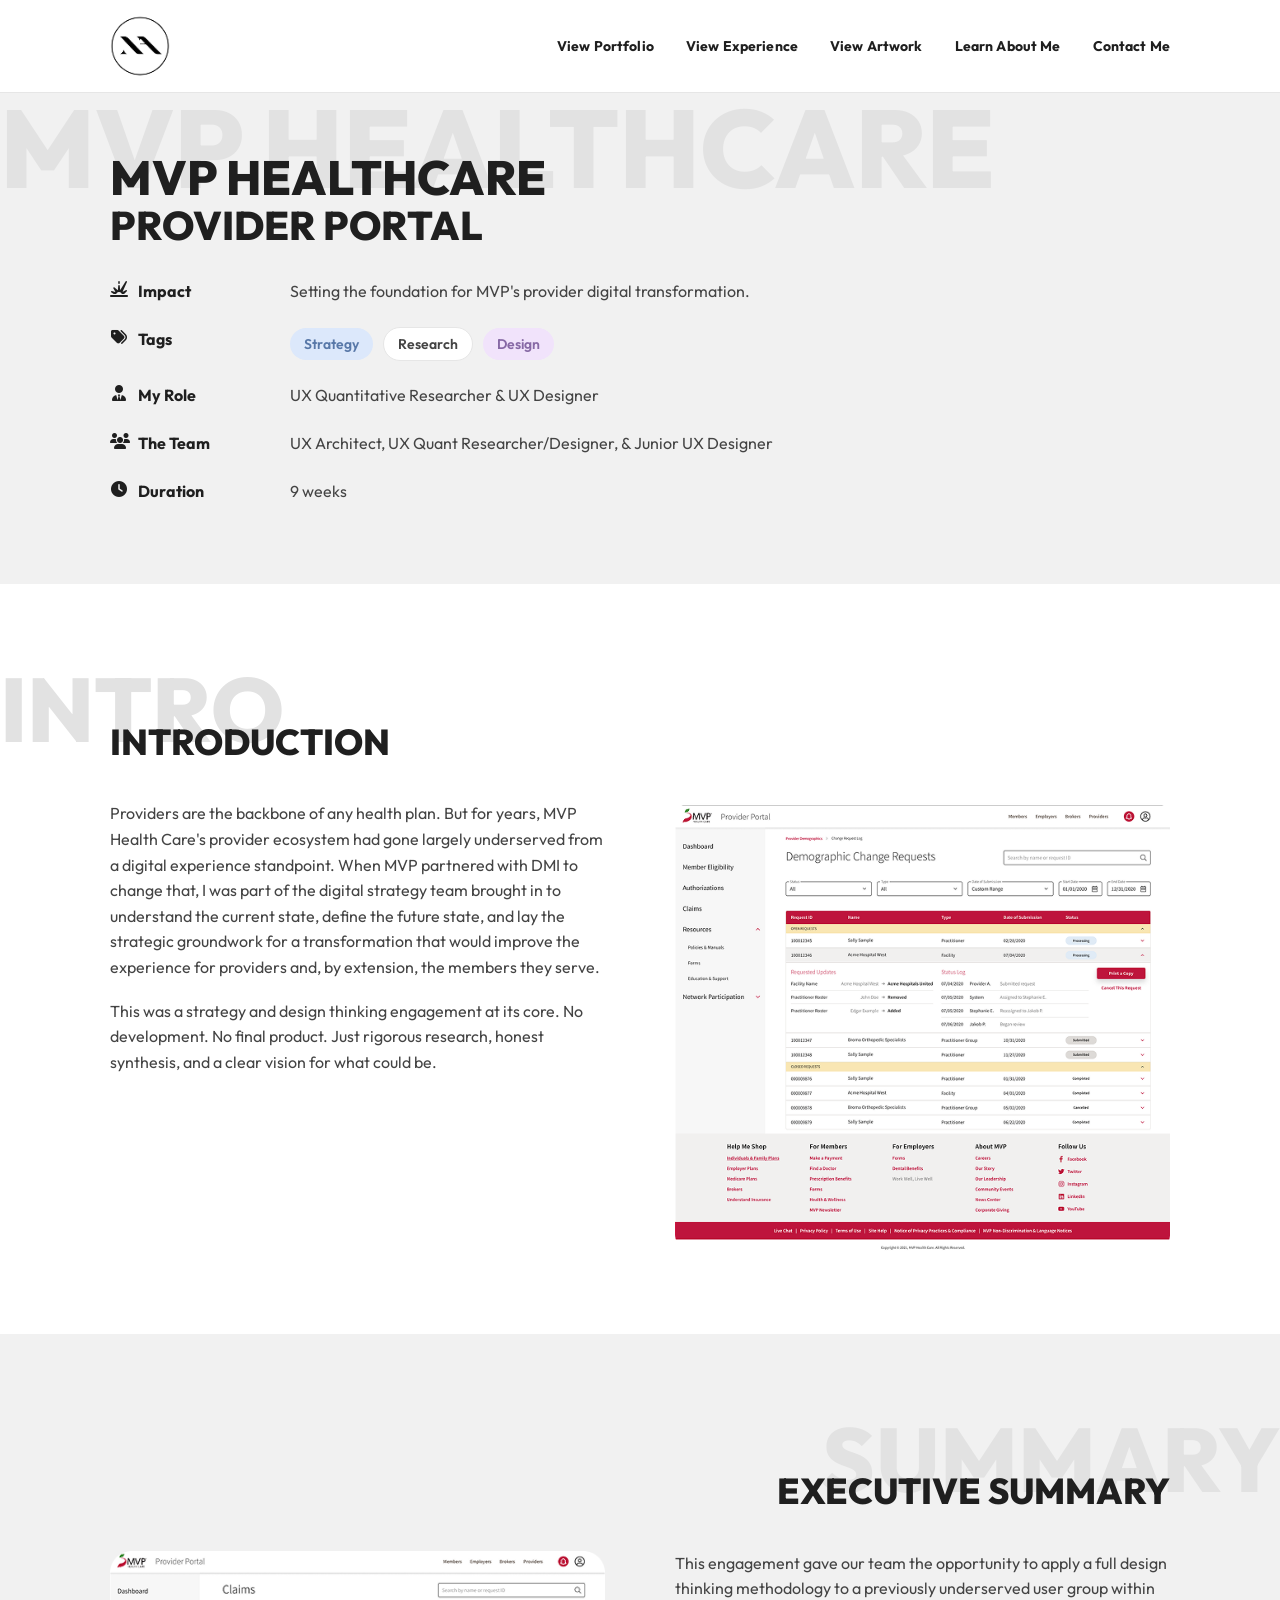
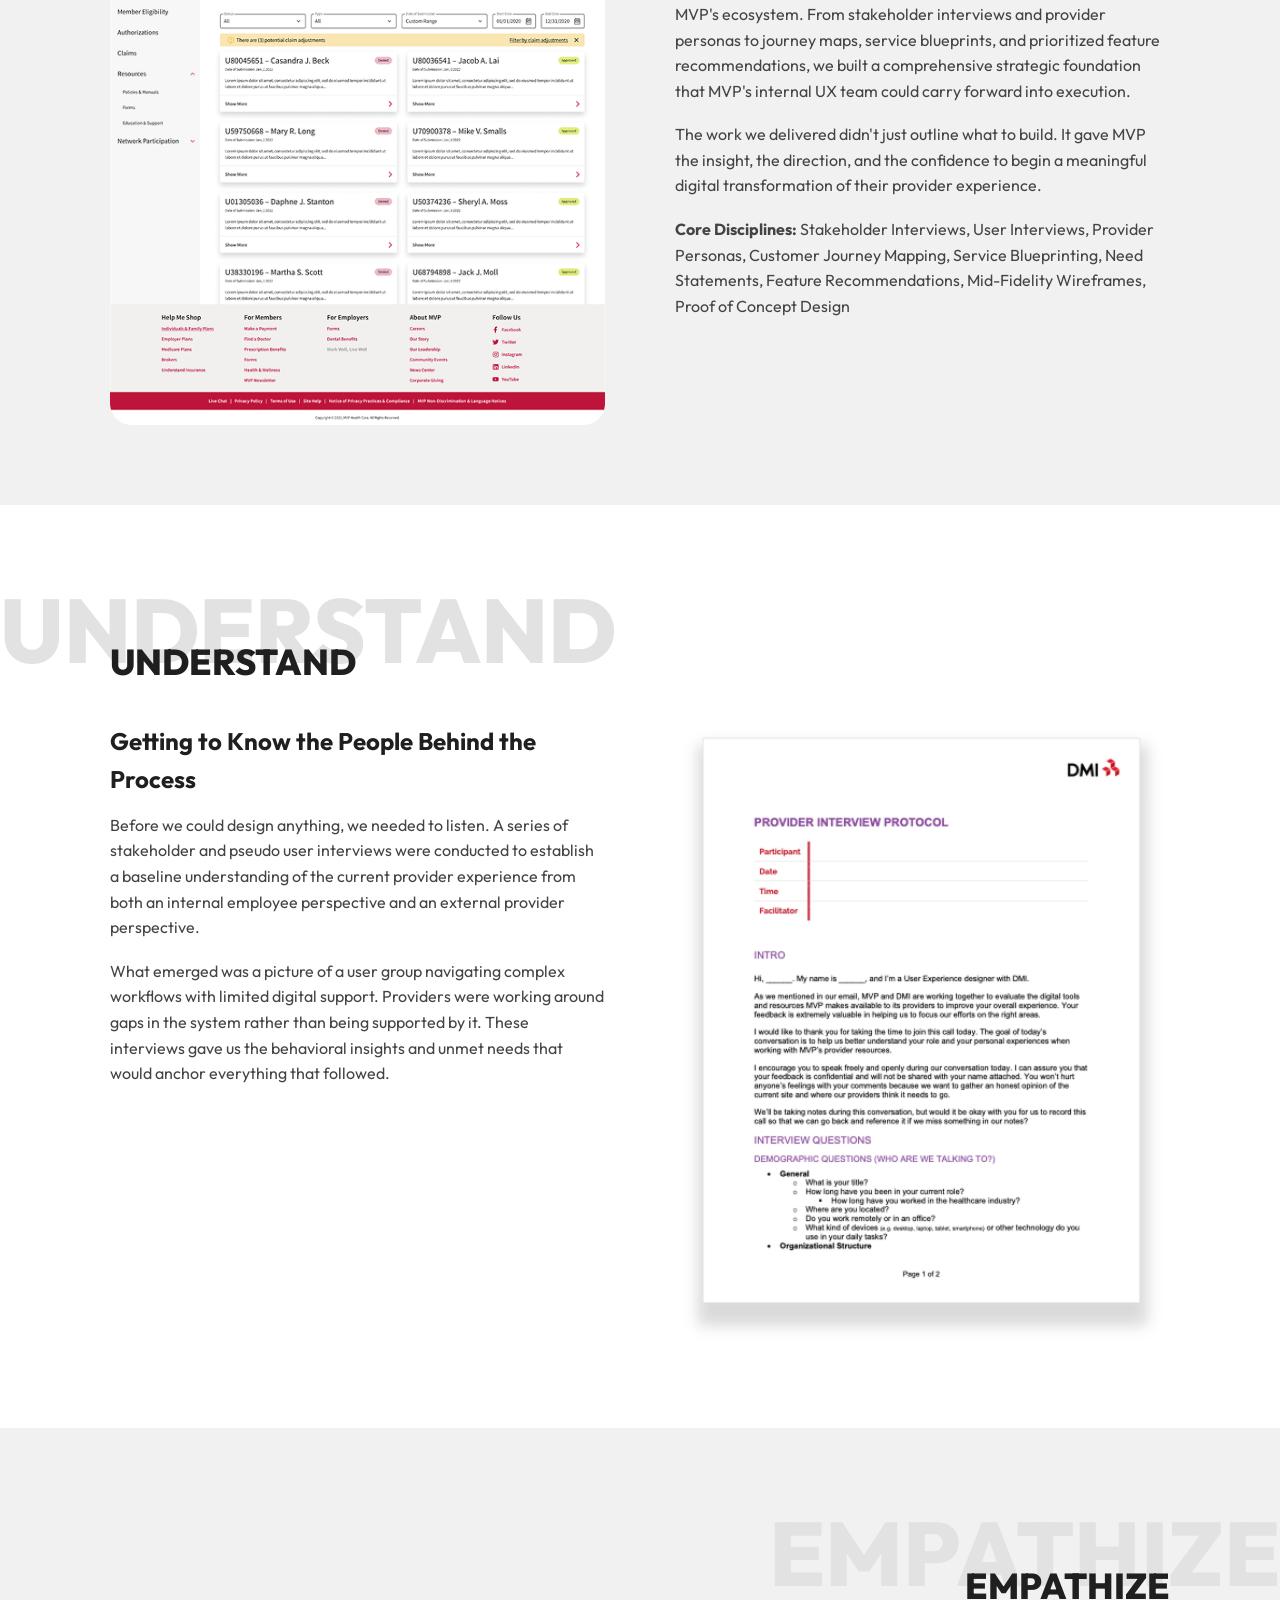
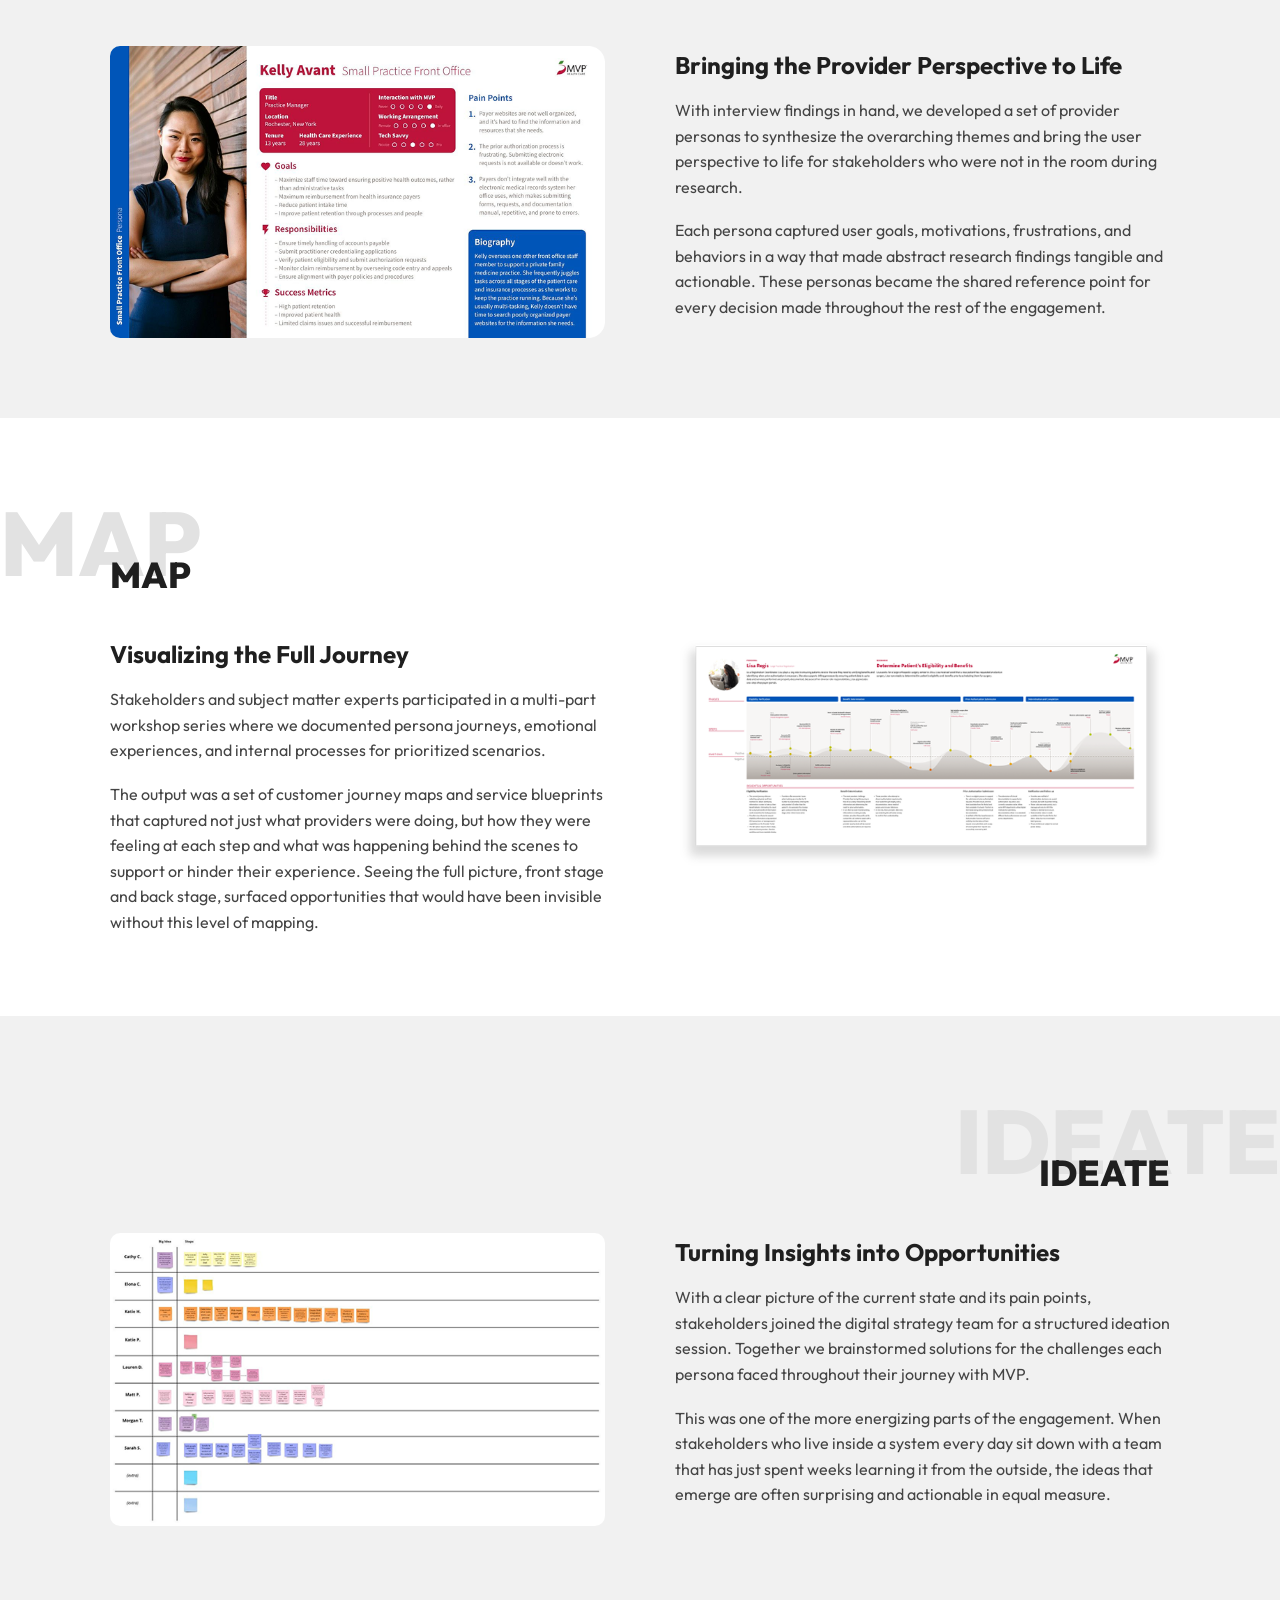
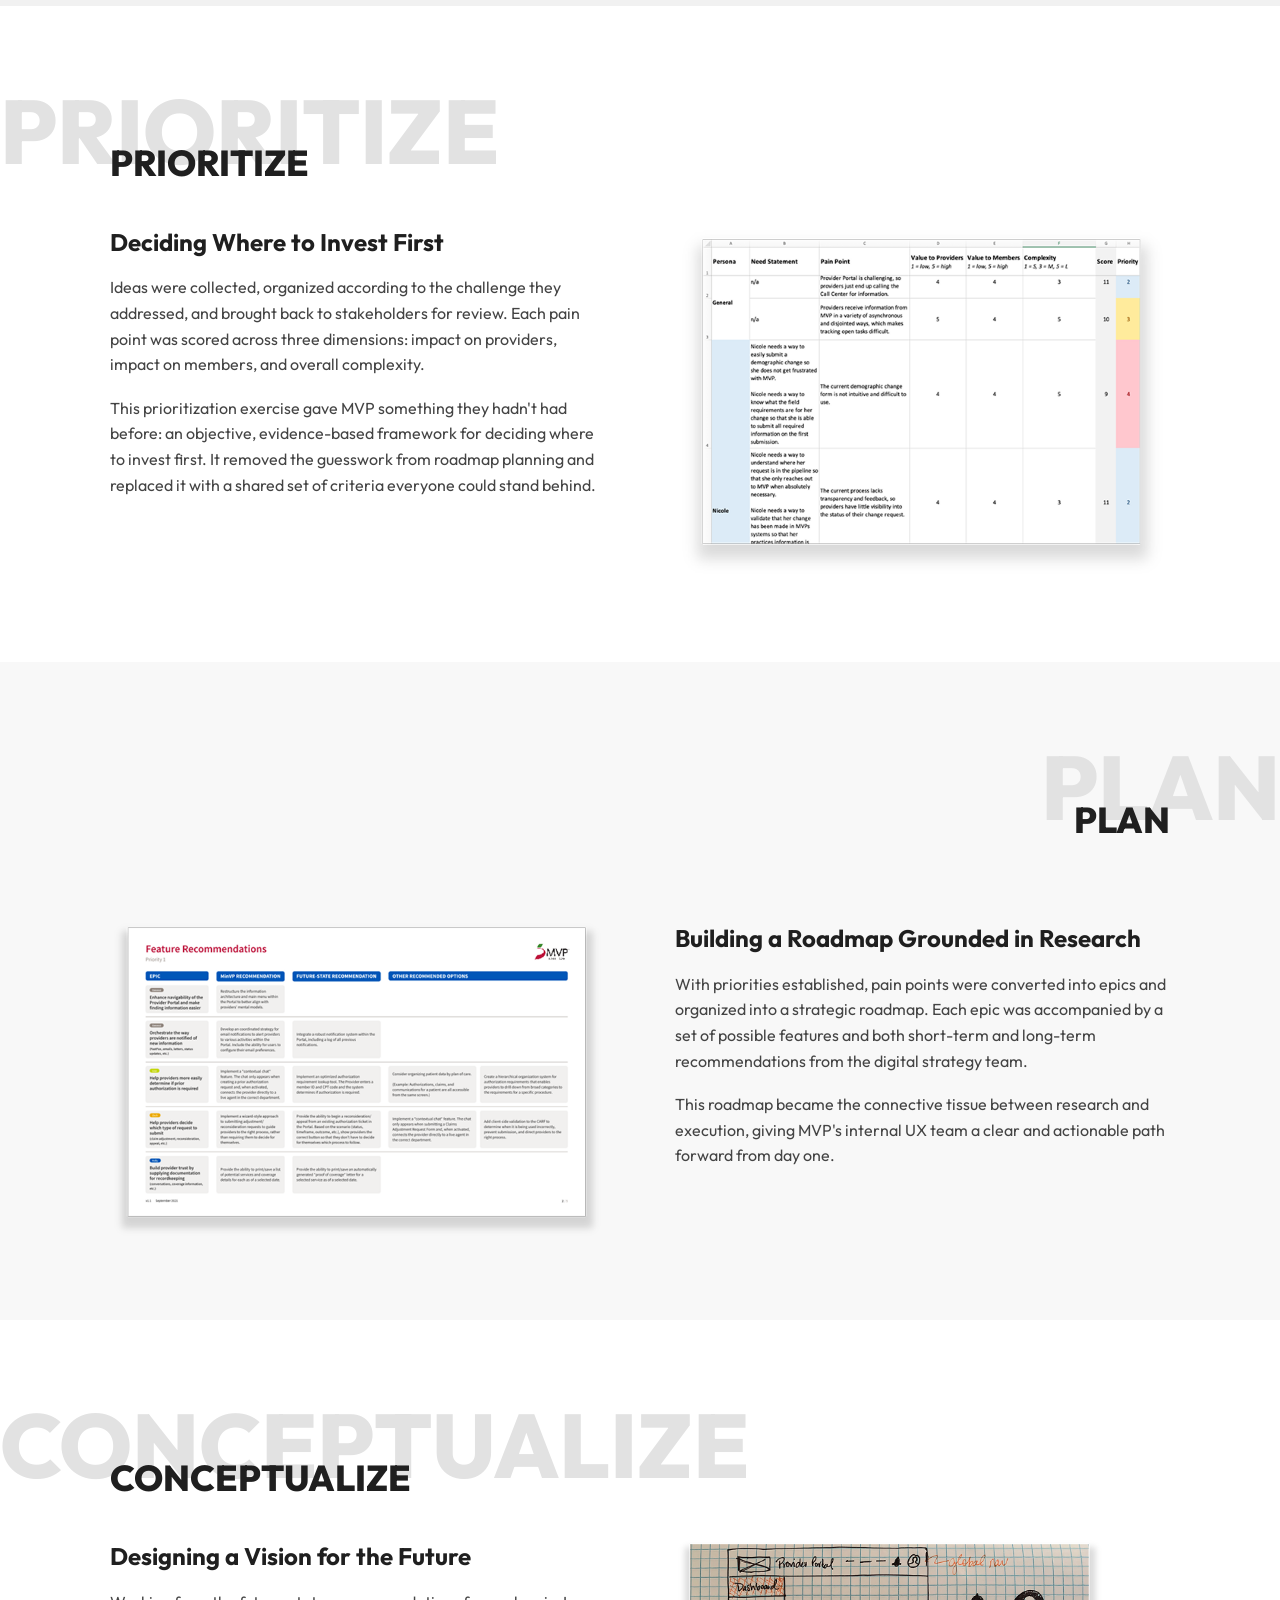
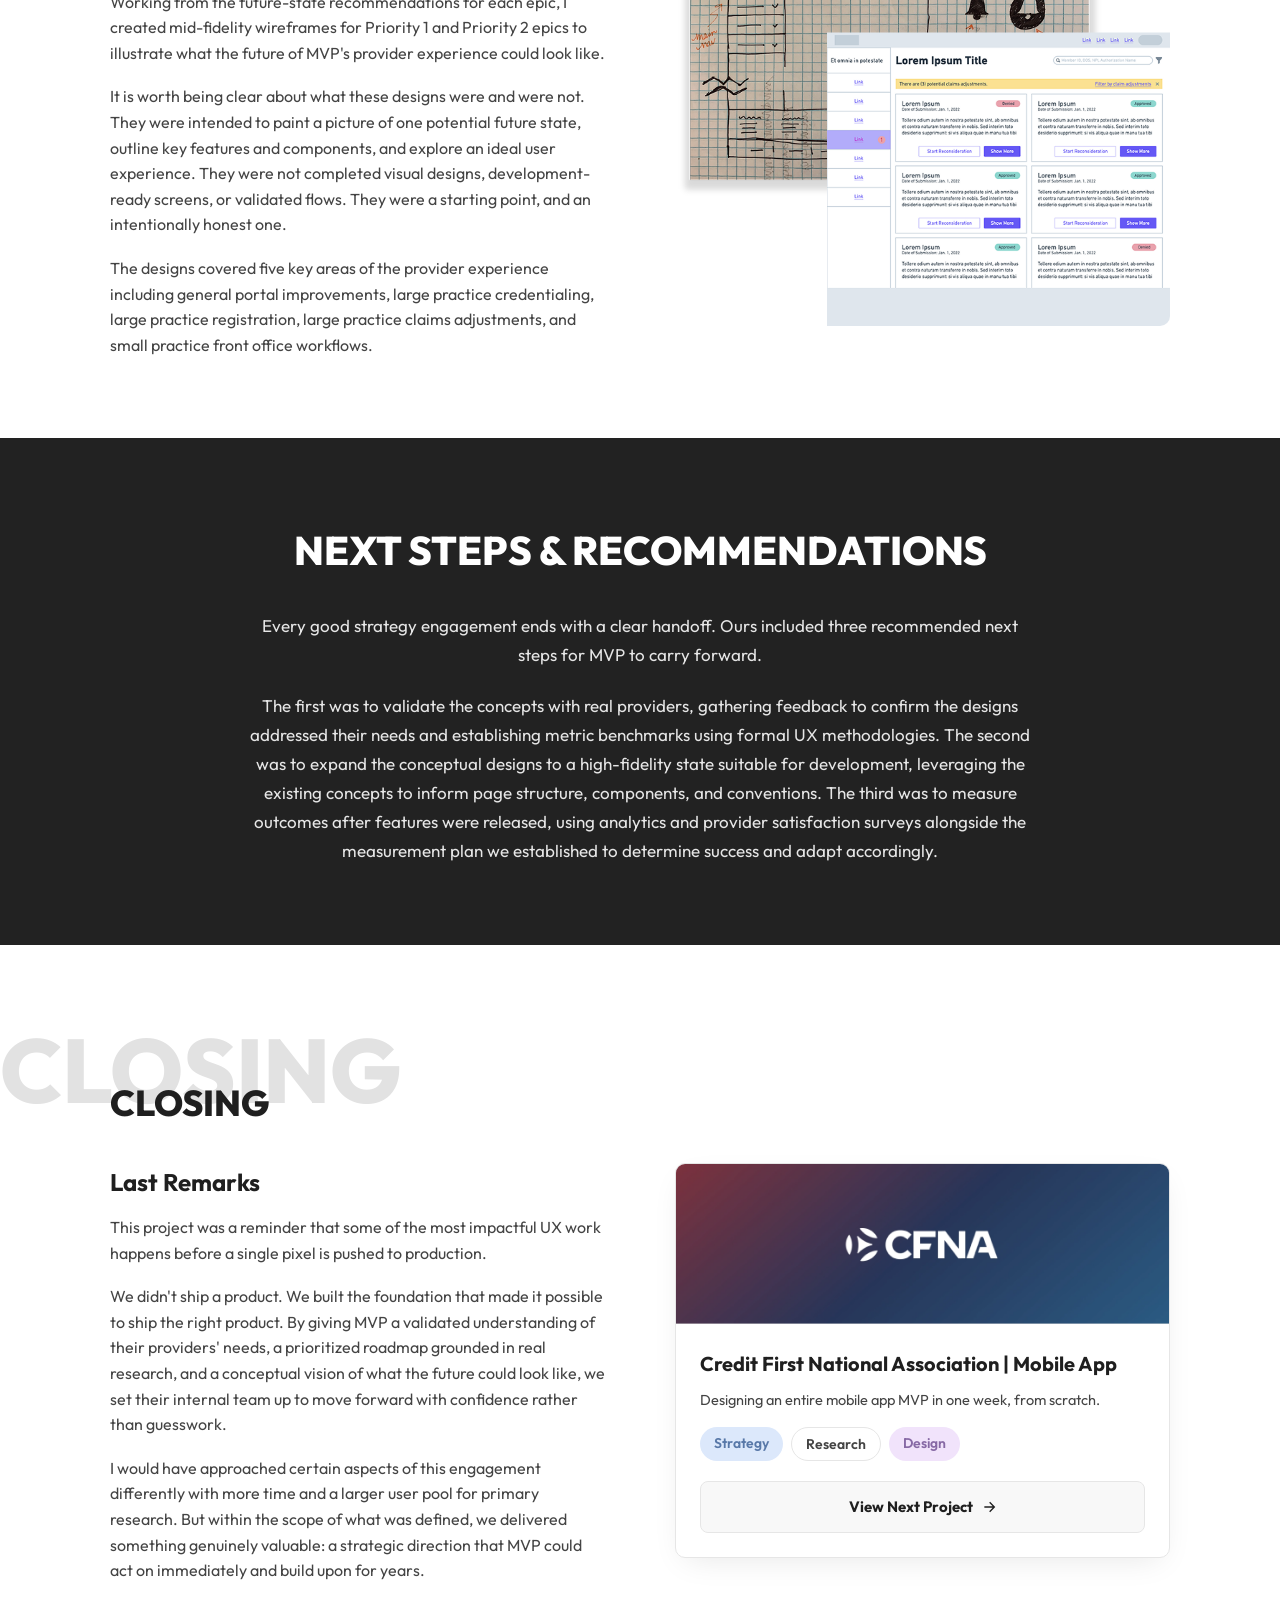
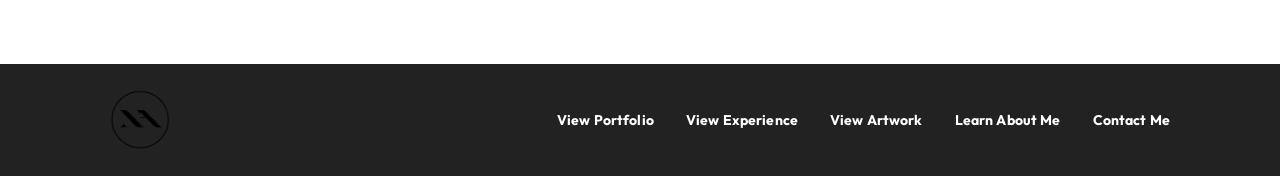
<file: html/mvp-provider.html>
<!DOCTYPE html>
<html lang="en">
<head>
  <meta charset="UTF-8">
  <meta name="viewport" content="width=device-width, initial-scale=1.0">
  <title>MVP Healthcare — Provider Portal</title>
  <link rel="preconnect" href="https://fonts.googleapis.com">
  <link rel="preconnect" href="https://fonts.gstatic.com" crossorigin>
  <link href="https://fonts.googleapis.com/css2?family=Outfit:wght@400;500;600;700;800&family=Open+Sans:wght@400;600;700&display=swap" rel="stylesheet">
  <link rel="stylesheet" href="https://cdnjs.cloudflare.com/ajax/libs/font-awesome/6.5.0/css/all.min.css">
  <link rel="stylesheet" href="../css/styles.css">
</head>
<body>

<!-- ===== HEADER ===== -->
<header class="site-header">
  <div class="nav-inner">
    <a href="index.html" class="logo" aria-label="Back to homepage"><img src="../assets/logo-dark.png" alt="Noel Arroyo — back to homepage"></a>
    <nav class="main-nav">
      <a href="#">View Portfolio</a>
      <a href="#">View Experience</a>
      <a href="#">View Artwork</a>
      <a href="#">Learn About Me</a>
      <a href="#">Contact Me</a>
    </nav>
    <button class="menu-btn" id="menuBtn" aria-expanded="false" aria-controls="mobileMenu">
      <i class="fa-solid fa-bars"></i> Menu
    </button>
  </div>
  <nav class="mobile-menu" id="mobileMenu" aria-label="Mobile navigation">
    <a href="#">View Portfolio</a>
    <a href="#">View Experience</a>
    <a href="#">View Artwork</a>
    <a href="#">Learn About Me</a>
    <a href="#">Contact Me</a>
  </nav>
</header>

<main>

  <!-- ===== HERO — meta only, no right image ===== -->
  <section class="hero">
    <div class="watermark">MVP HEALTHCARE</div>
    <div class="wrap hero-inner">
      <h1>MVP HEALTHCARE</h1>
      <h2 class="subtitle">PROVIDER PORTAL</h2>
      <div class="meta-grid">
        <div class="meta-label"><i class="fa-solid fa-explosion"></i> Impact</div>
        <div class="meta-value">Setting the foundation for MVP's provider digital transformation.</div>

        <div class="meta-label"><i class="fa-solid fa-tags"></i> Tags</div>
        <div class="meta-value tag-row">
          <span class="tag strategy">Strategy</span>
          <span class="tag plain">Research</span>
          <span class="tag design">Design</span>
        </div>

        <div class="meta-label"><i class="fa-solid fa-user-tie"></i> My Role</div>
        <div class="meta-value">UX Quantitative Researcher &amp; UX Designer</div>

        <div class="meta-label"><i class="fa-solid fa-users"></i> The Team</div>
        <div class="meta-value">UX Architect, UX Quant Researcher/Designer, &amp; Junior UX Designer</div>

        <div class="meta-label"><i class="fa-solid fa-clock"></i> Duration</div>
        <div class="meta-value">9 weeks</div>
      </div>
    </div>
  </section>

  <!-- ===== INTRO ===== -->
  <section class="section-pad">
    <div class="wrap">
      <div class="section-heading-wrap">
        <div class="watermark">INTRO</div>
        <h3 class="section-title">INTRODUCTION</h3>
      </div>
      <div class="two-col">
        <div>
          <p>Providers are the backbone of any health plan. But for years, MVP Health Care's provider ecosystem had gone largely underserved from a digital experience standpoint. When MVP partnered with DMI to change that, I was part of the digital strategy team brought in to understand the current state, define the future state, and lay the strategic groundwork for a transformation that would improve the experience for providers and, by extension, the members they serve.</p>
          <p>This was a strategy and design thinking engagement at its core. No development. No final product. Just rigorous research, honest synthesis, and a clear vision for what could be.</p>
        </div>
        <div class="media-rounded">
          <img src="../assets/intro-image-provider-1.png" alt="MVP Provider Portal — Demographic Change Requests screen showing current state">
        </div>
      </div>
    </div>
  </section>

  <!-- ===== EXECUTIVE SUMMARY ===== -->
  <section class="section-pad bg-soft2">
    <div class="wrap">
      <div class="section-heading-wrap align-right-block">
        <div class="watermark align-right">SUMMARY</div>
        <h3 class="section-title">EXECUTIVE SUMMARY</h3>
      </div>
      <div class="two-col">
        <div class="media-rounded">
          <img src="../assets/summary-image-provider-1.png" alt="MVP Provider Portal — Claims screen showing current state">
        </div>
        <div>
          <p>This engagement gave our team the opportunity to apply a full design thinking methodology to a previously underserved user group within MVP's ecosystem. From stakeholder interviews and provider personas to journey maps, service blueprints, and prioritized feature recommendations, we built a comprehensive strategic foundation that MVP's internal UX team could carry forward into execution.</p>
          <p>The work we delivered didn't just outline what to build. It gave MVP the insight, the direction, and the confidence to begin a meaningful digital transformation of their provider experience.</p>
          <p><strong>Core Disciplines:</strong> Stakeholder Interviews, User Interviews, Provider Personas, Customer Journey Mapping, Service Blueprinting, Need Statements, Feature Recommendations, Mid-Fidelity Wireframes, Proof of Concept Design</p>
        </div>
      </div>
    </div>
  </section>

  <!-- ===== UNDERSTAND ===== -->
  <section class="section-pad">
    <div class="wrap">
      <div class="section-heading-wrap">
        <div class="watermark">UNDERSTAND</div>
        <h3 class="section-title">UNDERSTAND</h3>
      </div>
      <div class="two-col">
        <div>
          <h4 class="block-title">Getting to Know the People Behind the Process</h4>
          <p>Before we could design anything, we needed to listen. A series of stakeholder and pseudo user interviews were conducted to establish a baseline understanding of the current provider experience from both an internal employee perspective and an external provider perspective.</p>
          <p>What emerged was a picture of a user group navigating complex workflows with limited digital support. Providers were working around gaps in the system rather than being supported by it. These interviews gave us the behavioral insights and unmet needs that would anchor everything that followed.</p>
        </div>
        <div class="media-rounded">
          <img src="../assets/understand-image-provider-1.png" alt="Provider Interview Protocol document — DMI branded research guide">
        </div>
      </div>
    </div>
  </section>

  <!-- ===== EMPATHIZE ===== -->
  <section class="section-pad bg-soft2">
    <div class="wrap">
      <div class="section-heading-wrap align-right-block">
        <div class="watermark align-right">EMPATHIZE</div>
        <h3 class="section-title">EMPATHIZE</h3>
      </div>
      <div class="two-col">
        <div class="media-rounded">
          <img src="../assets/empathize-image-provider-1.png" alt="Kelly Avant — Small Practice Front Office persona card">
        </div>
        <div>
          <h4 class="block-title">Bringing the Provider Perspective to Life</h4>
          <p>With interview findings in hand, we developed a set of provider personas to synthesize the overarching themes and bring the user perspective to life for stakeholders who were not in the room during research.</p>
          <p>Each persona captured user goals, motivations, frustrations, and behaviors in a way that made abstract research findings tangible and actionable. These personas became the shared reference point for every decision made throughout the rest of the engagement.</p>
        </div>
      </div>
    </div>
  </section>

  <!-- ===== MAP ===== -->
  <section class="section-pad">
    <div class="wrap">
      <div class="section-heading-wrap">
        <div class="watermark">MAP</div>
        <h3 class="section-title">MAP</h3>
      </div>
      <div class="two-col">
        <div>
          <h4 class="block-title">Visualizing the Full Journey</h4>
          <p>Stakeholders and subject matter experts participated in a multi-part workshop series where we documented persona journeys, emotional experiences, and internal processes for prioritized scenarios.</p>
          <p>The output was a set of customer journey maps and service blueprints that captured not just what providers were doing, but how they were feeling at each step and what was happening behind the scenes to support or hinder their experience. Seeing the full picture, front stage and back stage, surfaced opportunities that would have been invisible without this level of mapping.</p>
        </div>
        <div class="media-rounded">
          <img src="../assets/map-image-provider-1.png" alt="Lisa Regis — Determine Patient's Eligibility and Benefits journey map">
        </div>
      </div>
    </div>
  </section>

  <!-- ===== IDEATE ===== -->
  <section class="section-pad bg-soft2">
    <div class="wrap">
      <div class="section-heading-wrap align-right-block">
        <div class="watermark align-right">IDEATE</div>
        <h3 class="section-title">IDEATE</h3>
      </div>
      <div class="two-col">
        <div class="media-rounded">
          <img src="../assets/ideate-image-provider-1.png" alt="Ideation session — need statements and recommendations mapped by persona">
        </div>
        <div>
          <h4 class="block-title">Turning Insights into Opportunities</h4>
          <p>With a clear picture of the current state and its pain points, stakeholders joined the digital strategy team for a structured ideation session. Together we brainstormed solutions for the challenges each persona faced throughout their journey with MVP.</p>
          <p>This was one of the more energizing parts of the engagement. When stakeholders who live inside a system every day sit down with a team that has just spent weeks learning it from the outside, the ideas that emerge are often surprising and actionable in equal measure.</p>
        </div>
      </div>
    </div>
  </section>

  <!-- ===== PRIORITIZE ===== -->
  <section class="section-pad">
    <div class="wrap">
      <div class="section-heading-wrap">
        <div class="watermark">PRIORITIZE</div>
        <h3 class="section-title">PRIORITIZE</h3>
      </div>
      <div class="two-col">
        <div>
          <h4 class="block-title">Deciding Where to Invest First</h4>
          <p>Ideas were collected, organized according to the challenge they addressed, and brought back to stakeholders for review. Each pain point was scored across three dimensions: impact on providers, impact on members, and overall complexity.</p>
          <p>This prioritization exercise gave MVP something they hadn't had before: an objective, evidence-based framework for deciding where to invest first. It removed the guesswork from roadmap planning and replaced it with a shared set of criteria everyone could stand behind.</p>
        </div>
        <div class="media-rounded">
          <img src="../assets/prioritize-image-provider-1.png" alt="Prioritization scoring matrix and Product Roadmap across four priority tracks">
        </div>
      </div>
    </div>
  </section>

  <!-- ===== PLAN (first) — Building a Roadmap ===== -->
  <section class="section-pad bg-soft" style="padding-bottom: 0;">
    <div class="wrap">
      <div class="section-heading-wrap align-right-block" style="margin-bottom: 0;">
        <div class="watermark align-right">PLAN</div>
        <h3 class="section-title">PLAN</h3>
      </div>
    </div>
  </section>

  <section class="section-pad bg-soft">
    <div class="wrap">
      <div class="two-col">
        <div class="media-rounded">
          <img src="../assets/plan-image-provider-1.png" alt="Feature Recommendations document — Priority 1 epics with MVP and future-state recommendations">
        </div>
        <div>
          <h4 class="block-title">Building a Roadmap Grounded in Research</h4>
          <p>With priorities established, pain points were converted into epics and organized into a strategic roadmap. Each epic was accompanied by a set of possible features and both short-term and long-term recommendations from the digital strategy team.</p>
          <p>This roadmap became the connective tissue between research and execution, giving MVP's internal UX team a clear and actionable path forward from day one.</p>
        </div>
      </div>
    </div>
  </section>

  <!-- ===== CONCEPTUALIZE ===== -->
  <section class="section-pad">
    <div class="wrap">
      <div class="section-heading-wrap">
        <div class="watermark">CONCEPTUALIZE</div>
        <h3 class="section-title">CONCEPTUALIZE</h3>
      </div>
      <div class="two-col">
        <div>
          <h4 class="block-title">Designing a Vision for the Future</h4>
          <p>Working from the future-state recommendations for each epic, I created mid-fidelity wireframes for Priority 1 and Priority 2 epics to illustrate what the future of MVP's provider experience could look like.</p>
          <p>It is worth being clear about what these designs were and were not. They were intended to paint a picture of one potential future state, outline key features and components, and explore an ideal user experience. They were not completed visual designs, development-ready screens, or validated flows. They were a starting point, and an intentionally honest one.</p>
          <p>The designs covered five key areas of the provider experience including general portal improvements, large practice credentialing, large practice registration, large practice claims adjustments, and small practice front office workflows.</p>
        </div>
        <div class="media-rounded">
          <img src="../assets/conceptualize-image-provider-1.png" alt="Provider Portal wireframes — sketch to mid-fidelity composite showing Claims screen">
        </div>
      </div>
    </div>
  </section>

  <!-- ===== NEXT STEPS & RECOMMENDATIONS (dark callout) ===== -->
  <section class="banner-dark">
    <div class="wrap">
      <h2>NEXT STEPS &amp; RECOMMENDATIONS</h2>
      <p>Every good strategy engagement ends with a clear handoff. Ours included three recommended next steps for MVP to carry forward.</p>
      <p>The first was to validate the concepts with real providers, gathering feedback to confirm the designs addressed their needs and establishing metric benchmarks using formal UX methodologies. The second was to expand the conceptual designs to a high-fidelity state suitable for development, leveraging the existing concepts to inform page structure, components, and conventions. The third was to measure outcomes after features were released, using analytics and provider satisfaction surveys alongside the measurement plan we established to determine success and adapt accordingly.</p>
    </div>
  </section>

  <!-- ===== CLOSING ===== -->
  <section class="section-pad">
    <div class="wrap">
      <div class="section-heading-wrap">
        <div class="watermark">CLOSING</div>
        <h3 class="section-title">CLOSING</h3>
      </div>
      <div class="two-col">
        <div>
          <h4 class="block-title">Last Remarks</h4>
          <p>This project was a reminder that some of the most impactful UX work happens before a single pixel is pushed to production.</p>
          <p>We didn't ship a product. We built the foundation that made it possible to ship the right product. By giving MVP a validated understanding of their providers' needs, a prioritized roadmap grounded in real research, and a conceptual vision of what the future could look like, we set their internal team up to move forward with confidence rather than guesswork.</p>
          <p>I would have approached certain aspects of this engagement differently with more time and a larger user pool for primary research. But within the scope of what was defined, we delivered something genuinely valuable: a strategic direction that MVP could act on immediately and build upon for years.</p>
        </div>
        <div class="next-card">
          <div class="next-card-banner">
            <img src="../assets/cfna-logo-image-homepage.png" alt="CFNA — Credit First National Association">
          </div>
          <div class="next-card-body">
            <h4>Credit First National Association | Mobile App</h4>
            <p>Designing an entire mobile app MVP in one week, from scratch.</p>
            <div class="next-card-tags">
              <span class="tag strategy">Strategy</span>
              <span class="tag plain">Research</span>
              <span class="tag design">Design</span>
            </div>
            <a class="btn-next" href="cfna.html">
              View Next Project
              <svg viewBox="0 0 24 24" fill="none" stroke="currentColor" stroke-width="2"><path d="M5 12h14M13 5l7 7-7 7"/></svg>
            </a>
          </div>
        </div>
      </div>
    </div>
  </section>

</main>

<!-- ===== FOOTER ===== -->
<footer class="site-footer">
  <div class="footer-inner">
    <a href="index.html" class="logo" aria-label="Back to homepage"><img src="../assets/logo-dark.png" alt="Noel Arroyo — back to homepage"></a>
    <nav class="main-nav">
      <a href="#">View Portfolio</a>
      <a href="#">View Experience</a>
      <a href="#">View Artwork</a>
      <a href="#">Learn About Me</a>
      <a href="#">Contact Me</a>
    </nav>
  </div>
</footer>

<script src="../js/script.js"></script>
</body>
</html>
</file>
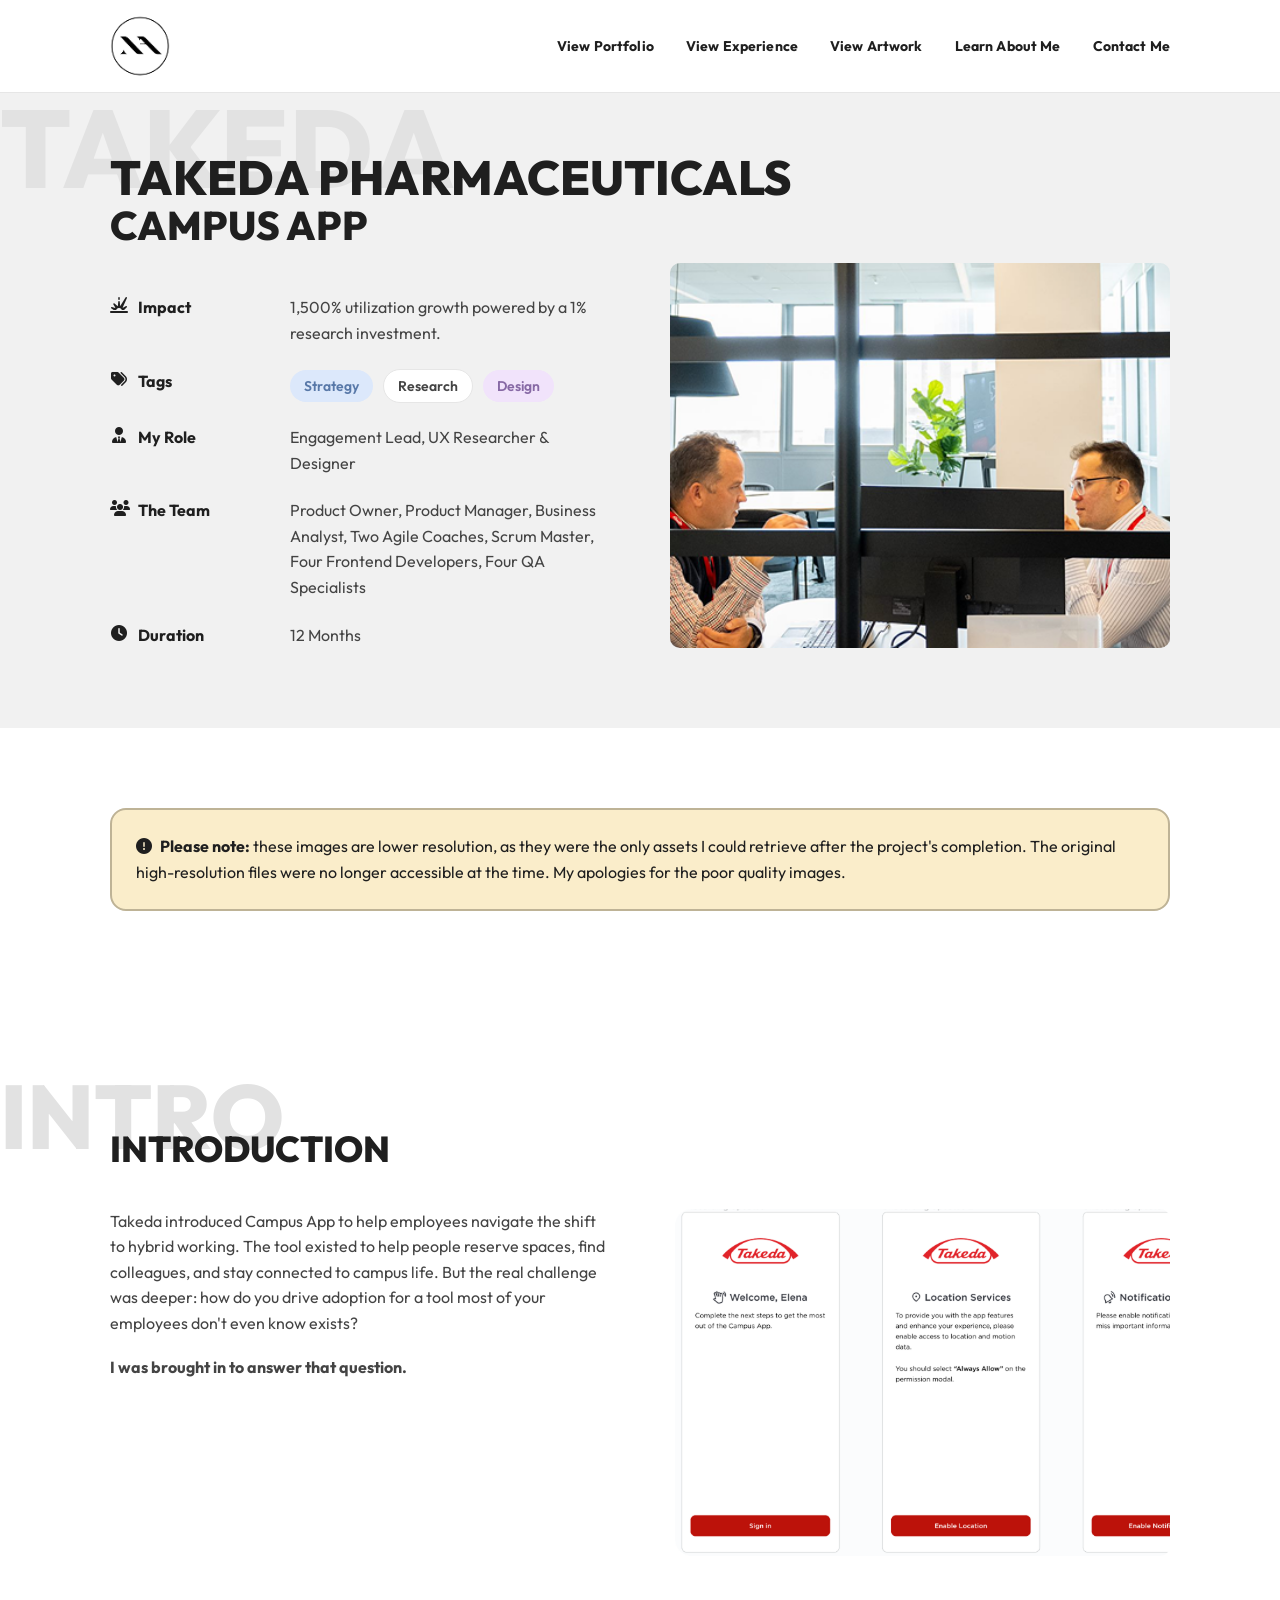
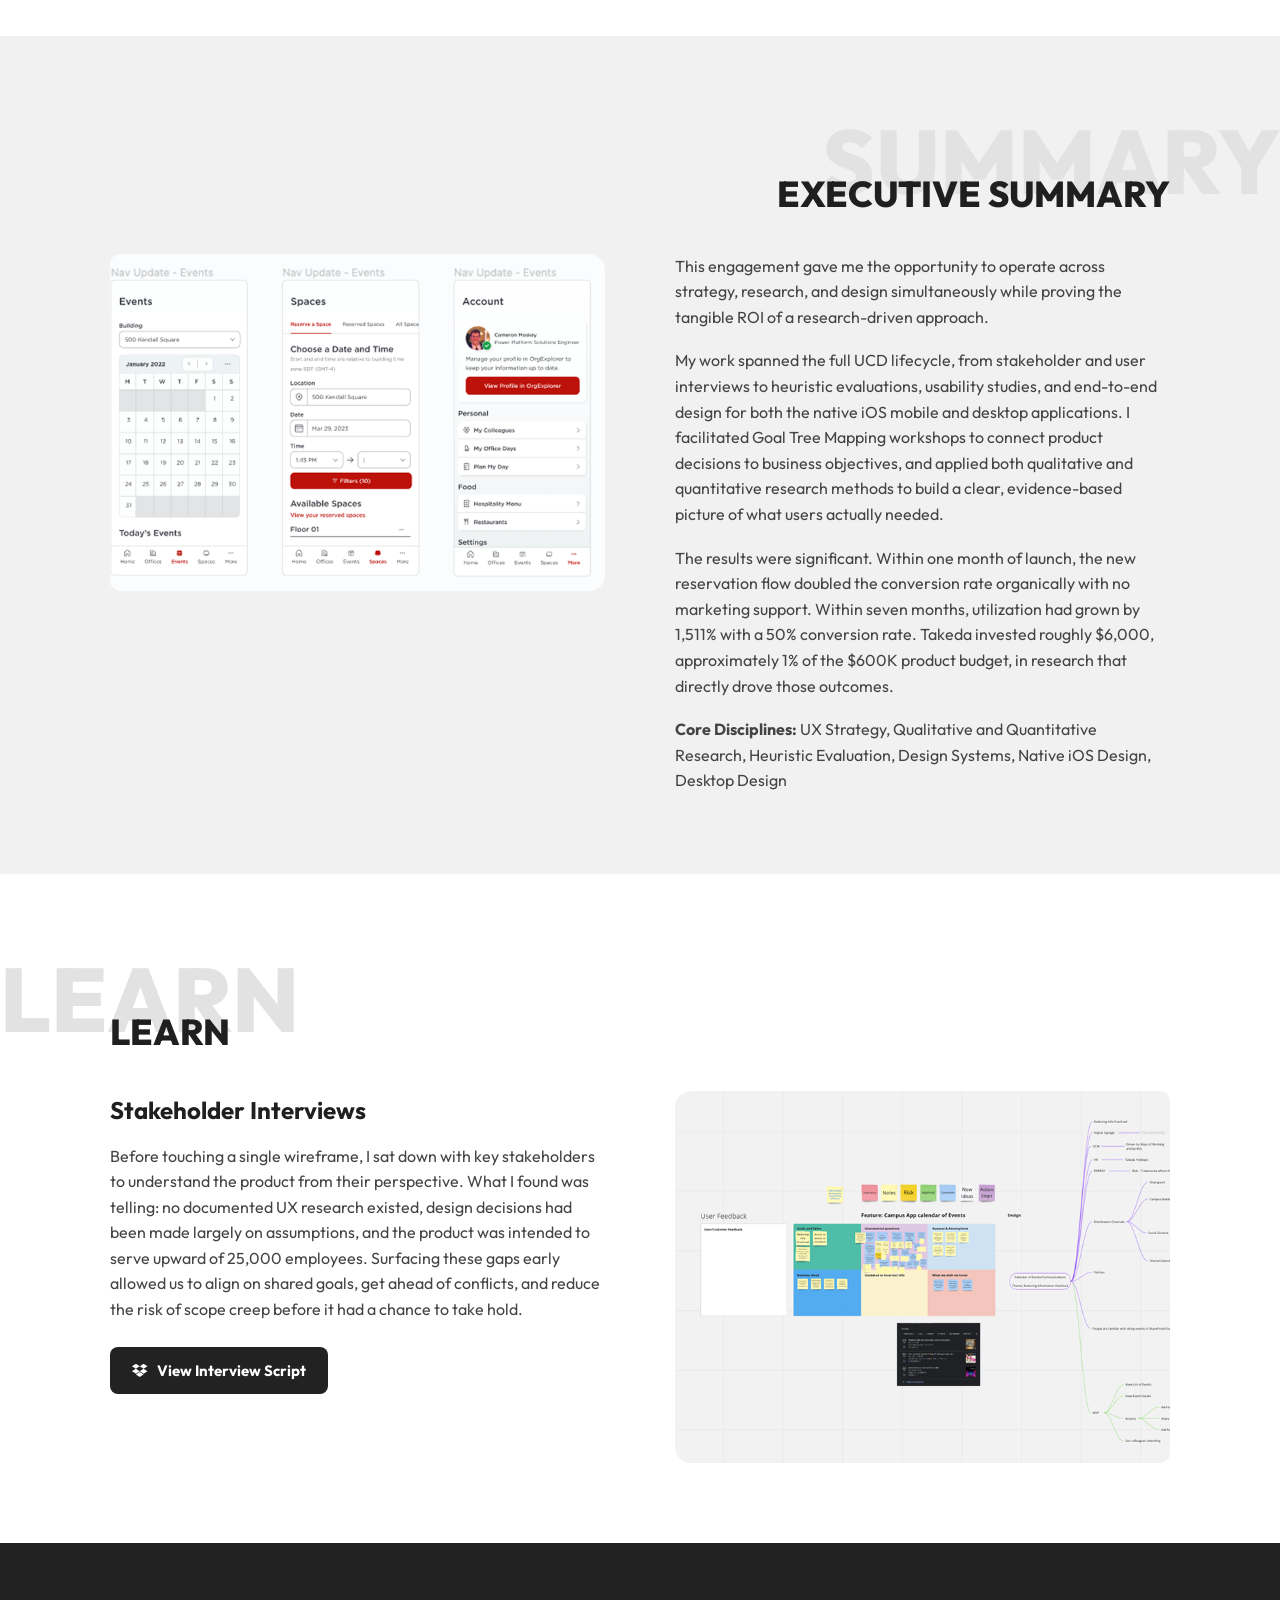
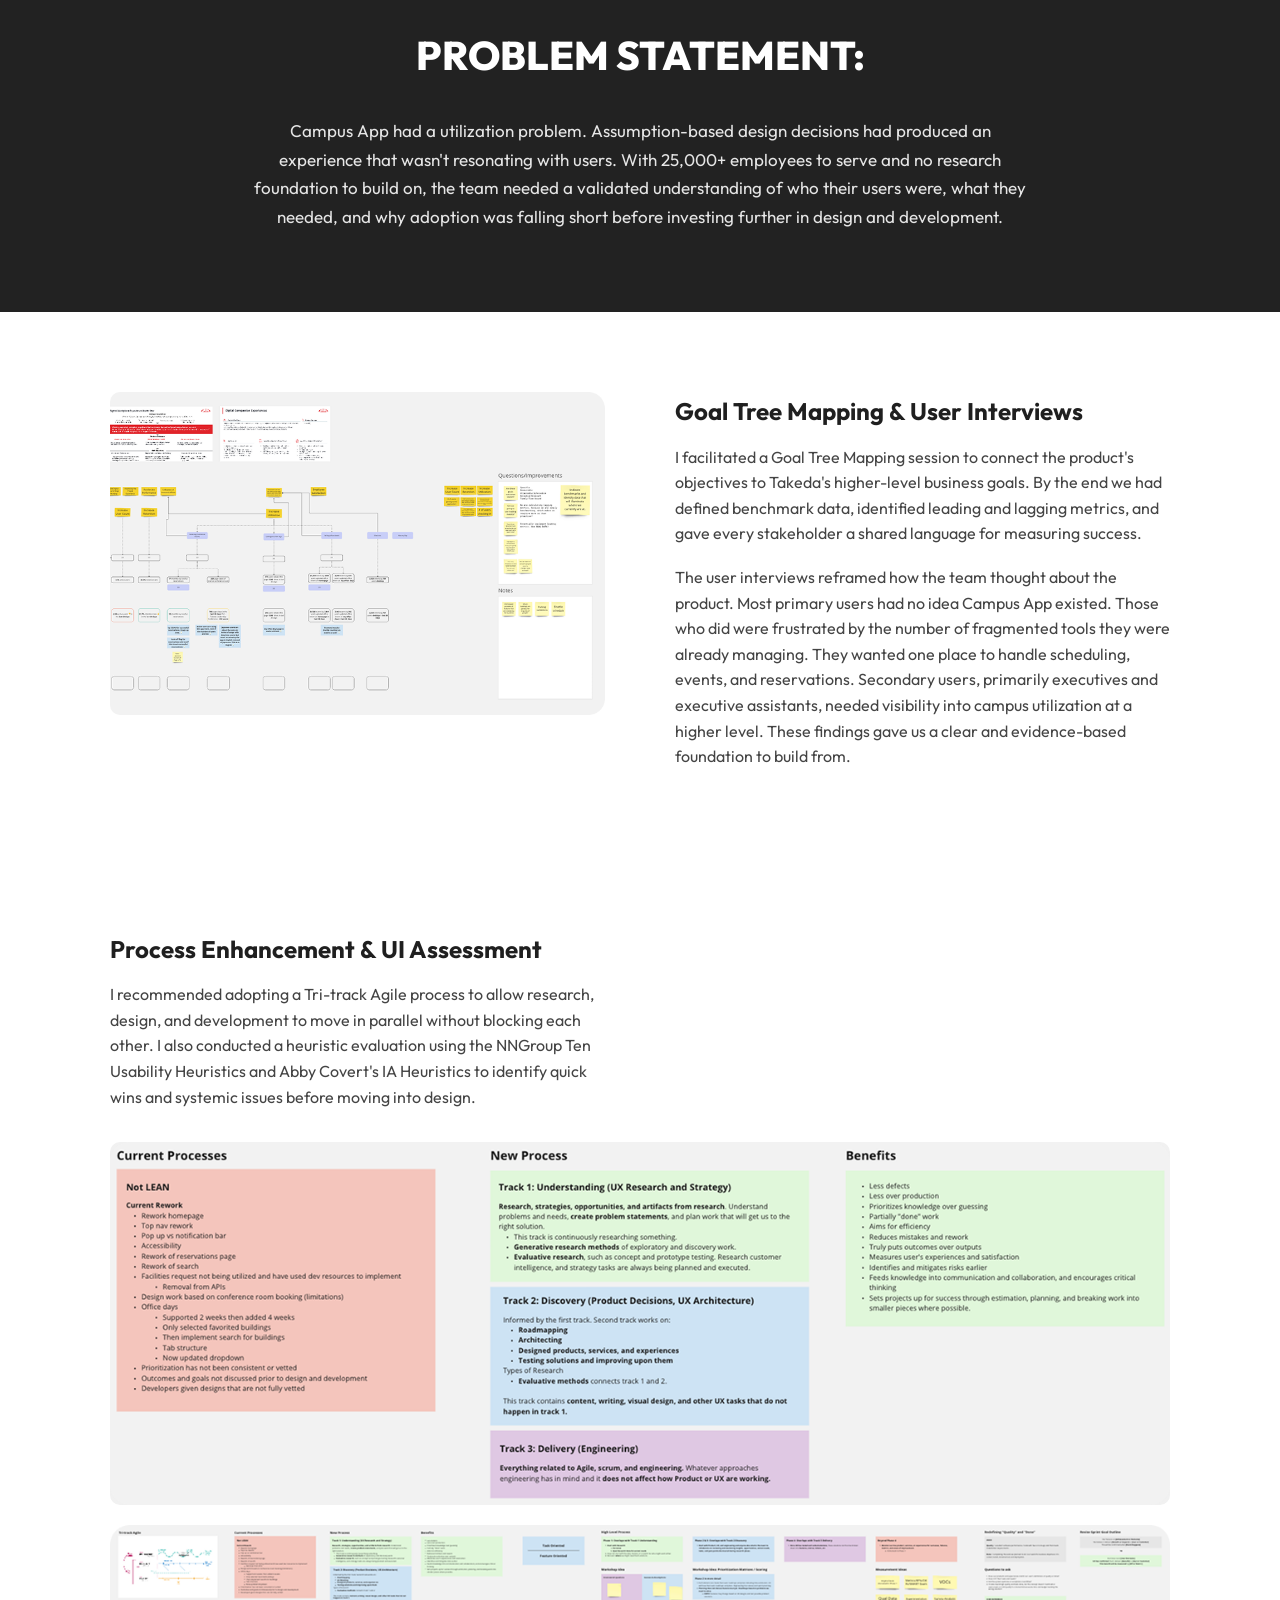
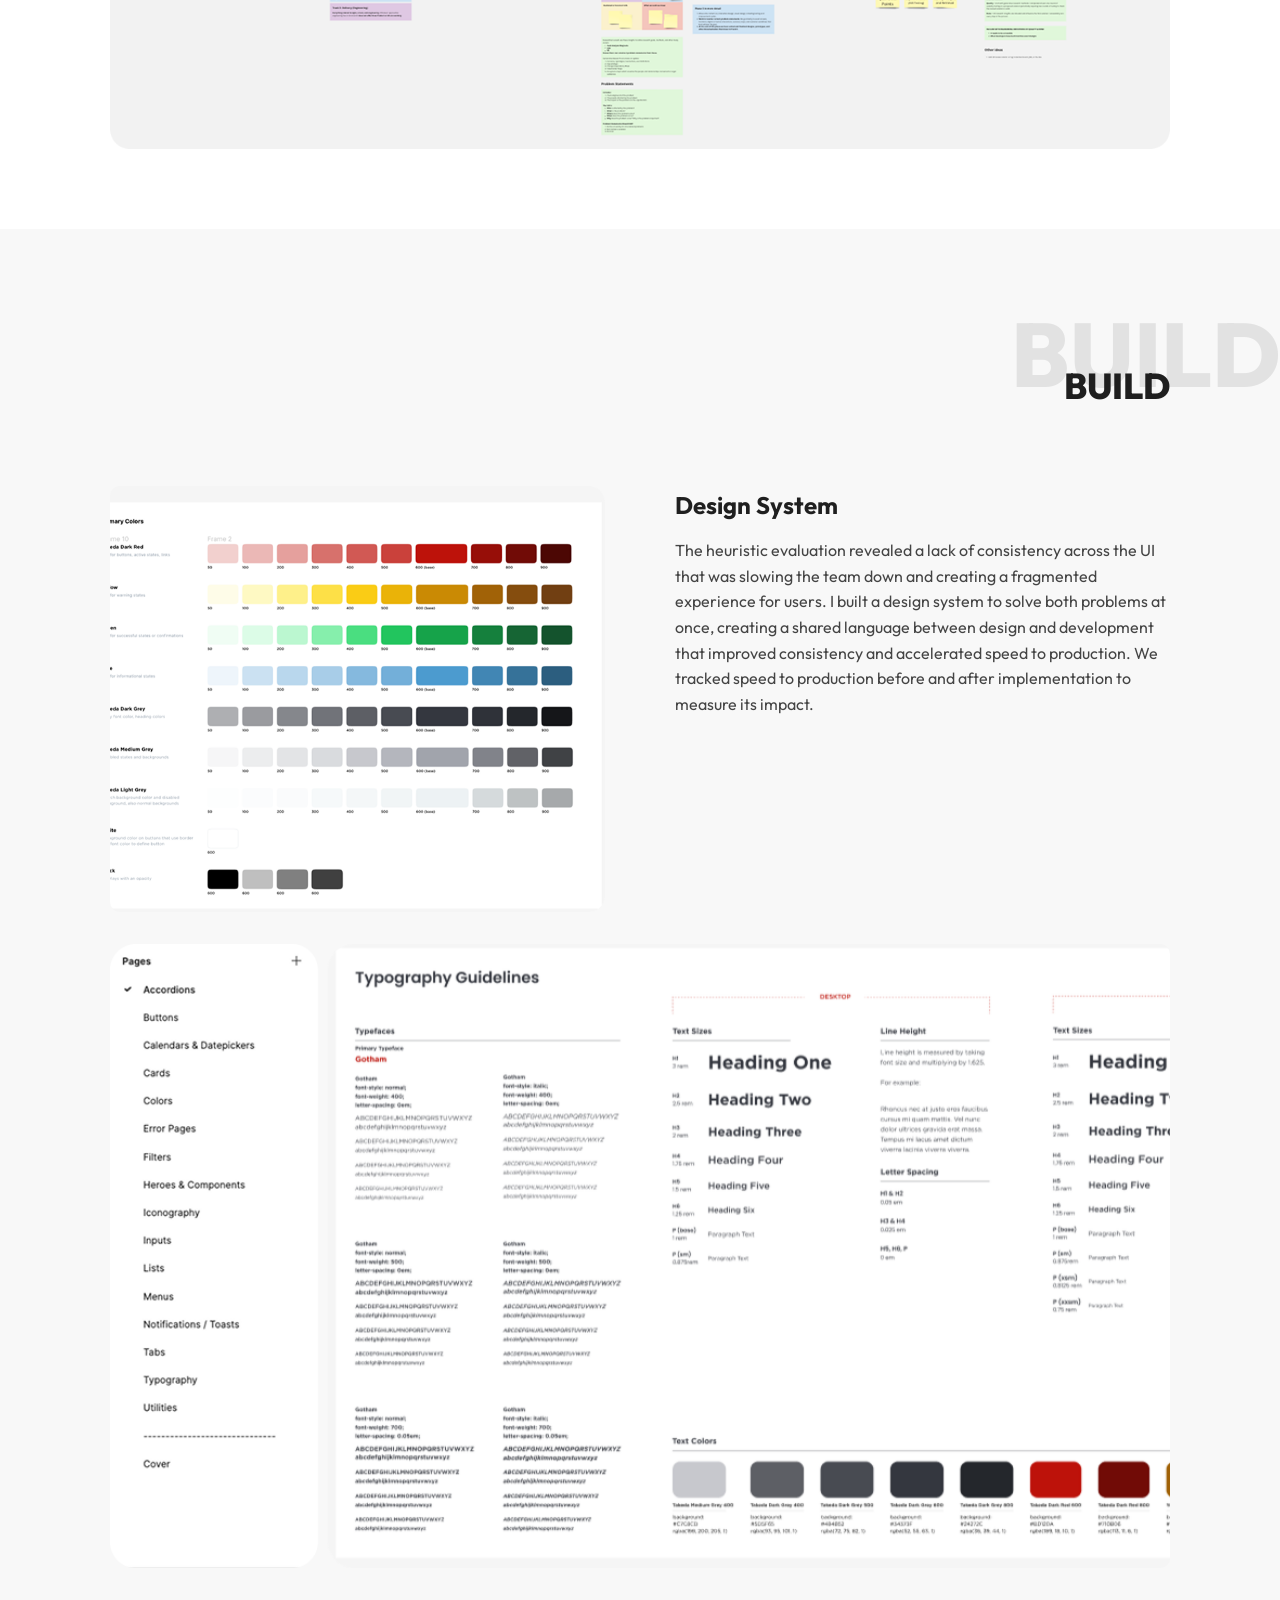
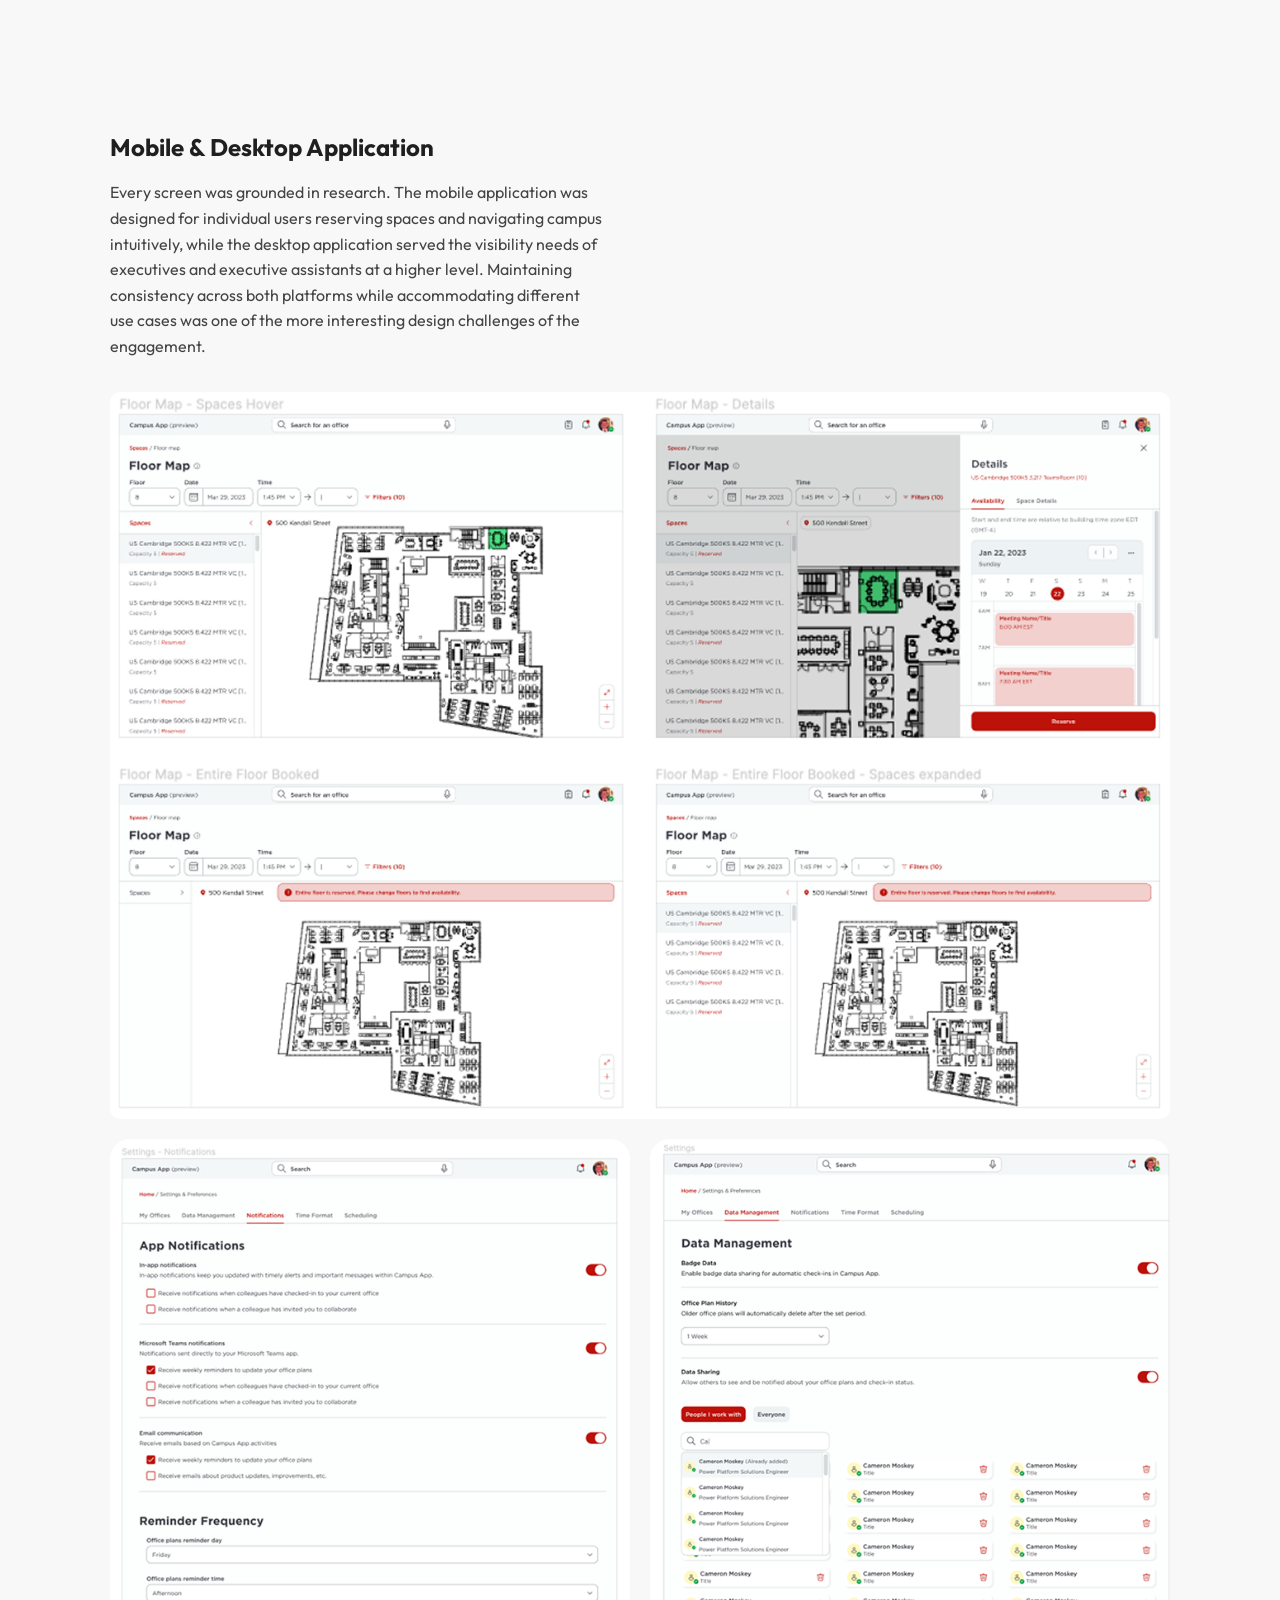
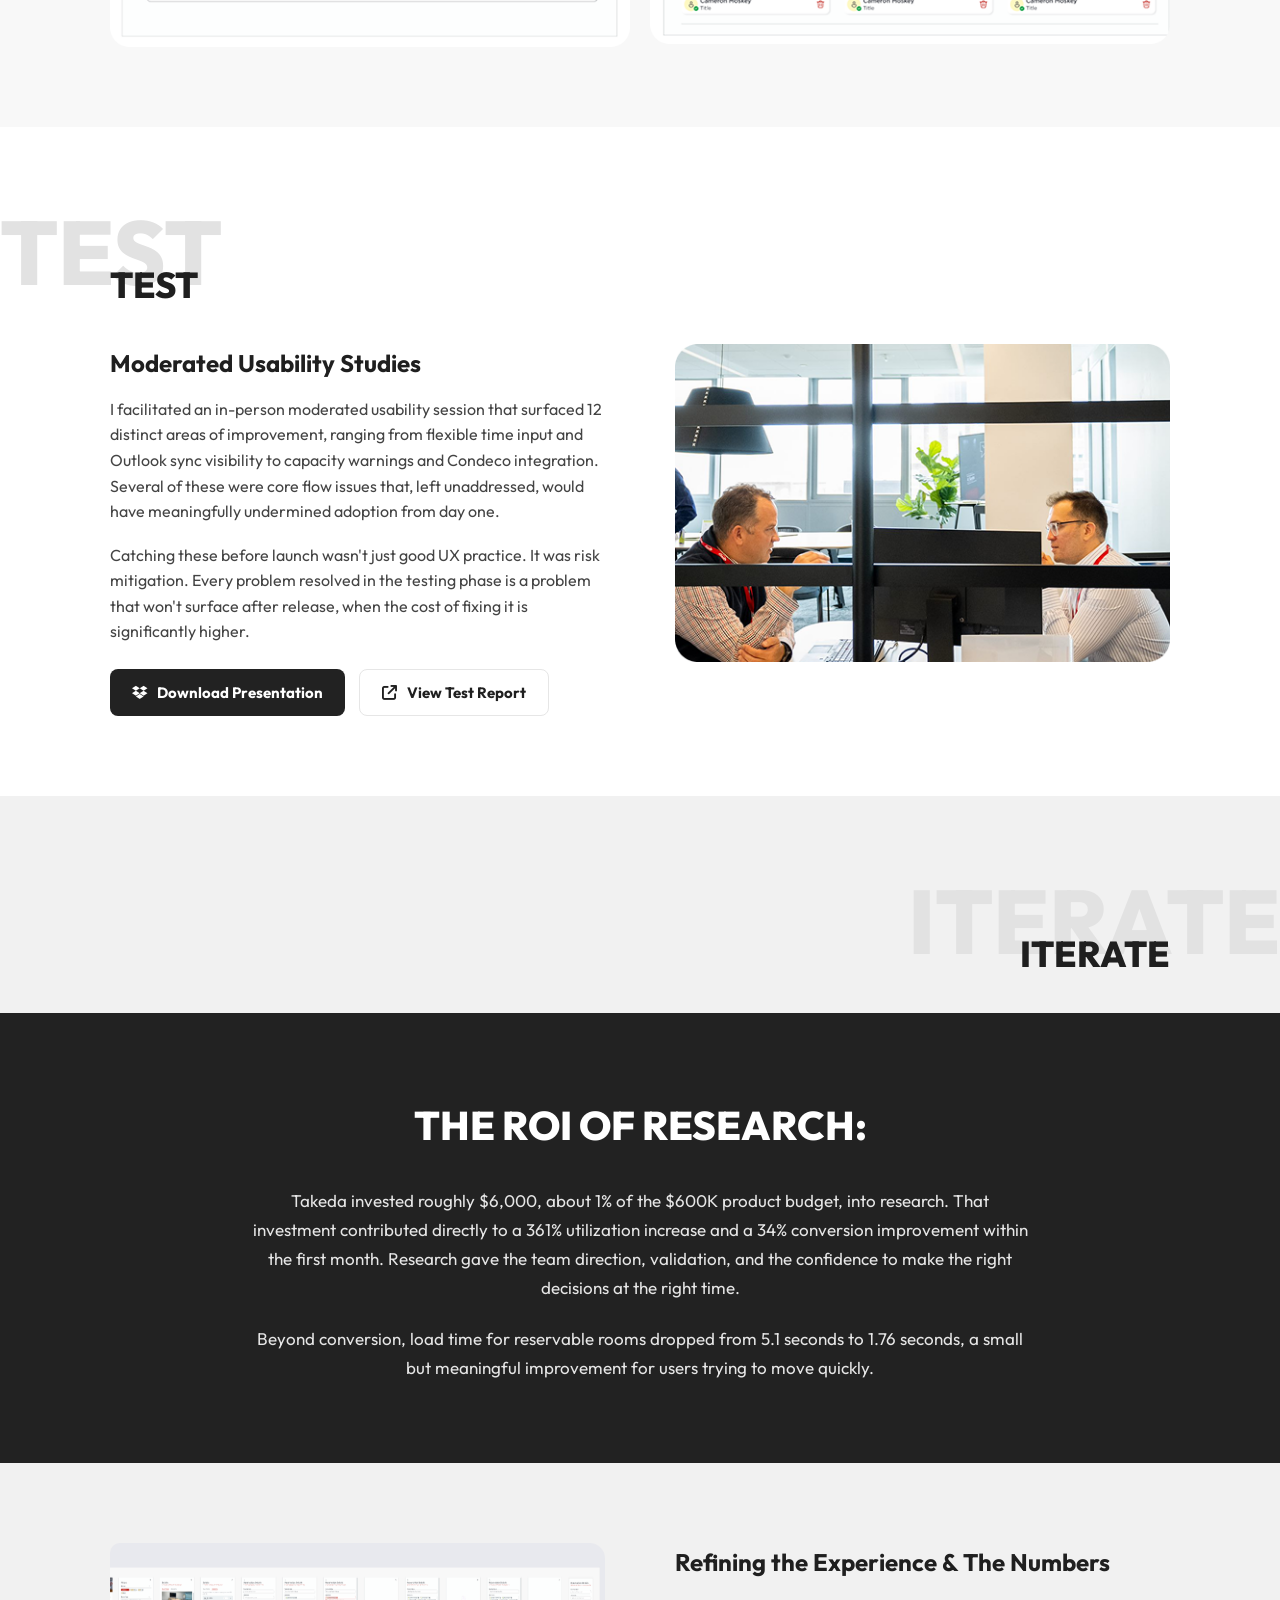
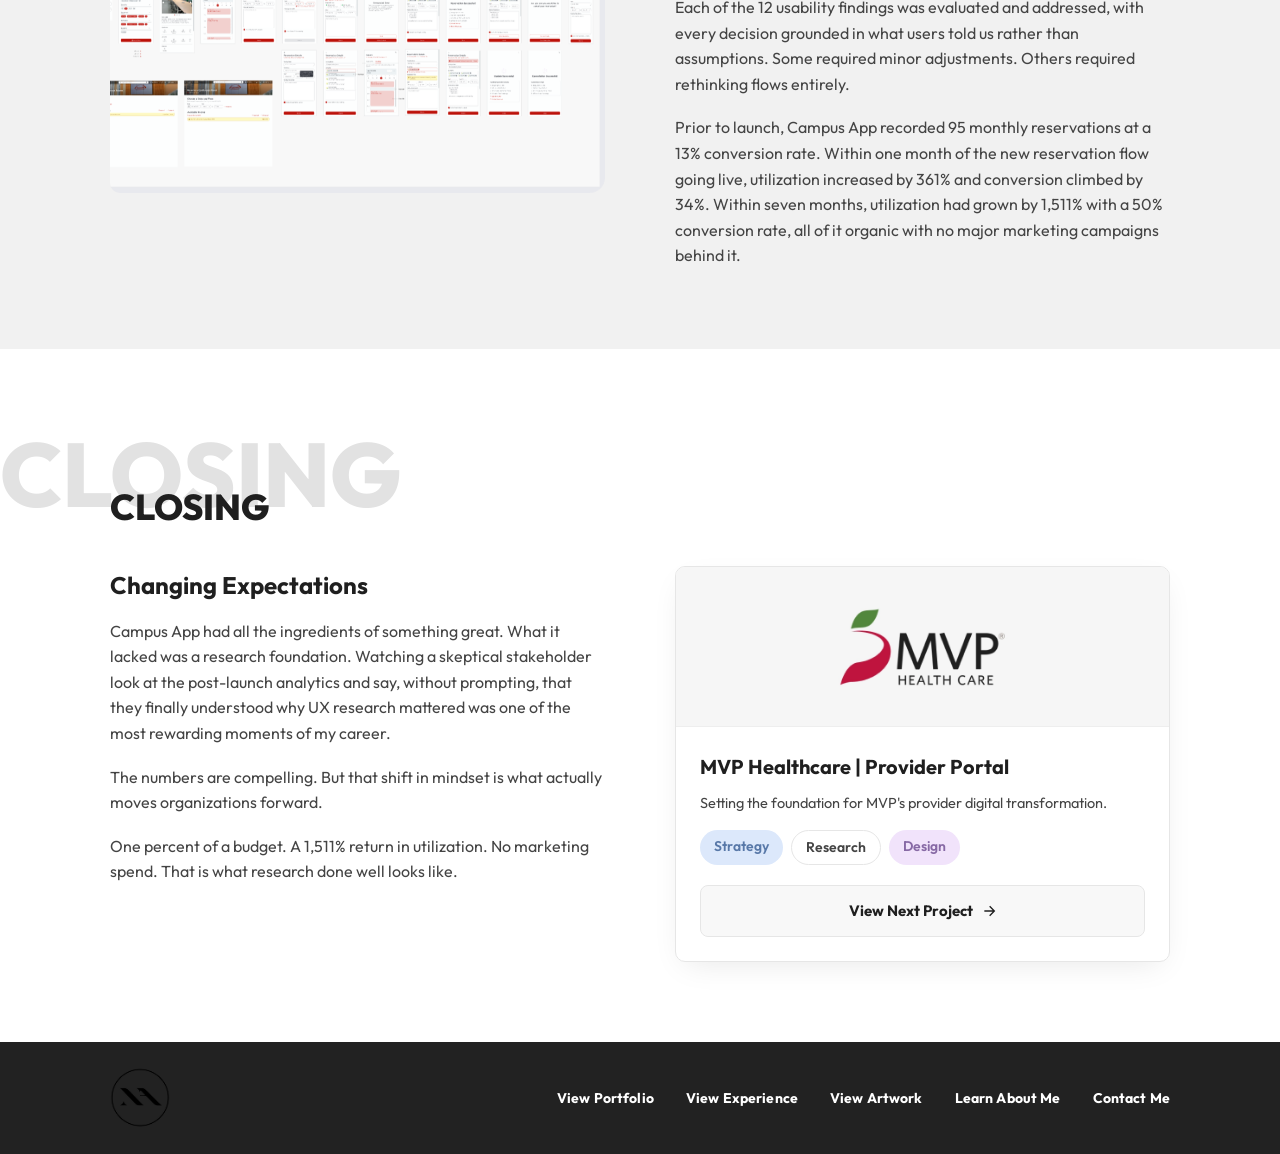
<file: html/takeda.html>
<!DOCTYPE html>
<html lang="en">
<head>
  <meta charset="UTF-8">
  <meta name="viewport" content="width=device-width, initial-scale=1.0">
  <title>Takeda Pharmaceuticals — Campus App</title>
  <link rel="preconnect" href="https://fonts.googleapis.com">
  <link rel="preconnect" href="https://fonts.gstatic.com" crossorigin>
  <link href="https://fonts.googleapis.com/css2?family=Outfit:wght@400;500;600;700;800&family=Open+Sans:wght@400;600;700&display=swap" rel="stylesheet">
  <link rel="stylesheet" href="https://cdnjs.cloudflare.com/ajax/libs/font-awesome/6.5.0/css/all.min.css">
  <link rel="stylesheet" href="../css/styles.css">
</head>
<body>

<!-- ===== HEADER ===== -->
<header class="site-header">
  <div class="nav-inner">
    <a href="index.html" class="logo" aria-label="Back to homepage">
      <img src="../assets/logo-dark.png" alt="Noel Arroyo — back to homepage">
    </a>
    <nav class="main-nav">
      <a href="#">View Portfolio</a>
      <a href="#">View Experience</a>
      <a href="#">View Artwork</a>
      <a href="#">Learn About Me</a>
      <a href="#">Contact Me</a>
    </nav>
    <button class="menu-btn" id="menuBtn" aria-expanded="false" aria-controls="mobileMenu">
      <i class="fa-solid fa-bars"></i> Menu
    </button>
  </div>
  <nav class="mobile-menu" id="mobileMenu" aria-label="Mobile navigation">
    <a href="#">View Portfolio</a>
    <a href="#">View Experience</a>
    <a href="#">View Artwork</a>
    <a href="#">Learn About Me</a>
    <a href="#">Contact Me</a>
  </nav>
</header>

<main>

  <!-- ===== HERO ===== -->
  <section class="hero">
    <div class="watermark">TAKEDA</div>
    <div class="wrap hero-inner">
      <h1>TAKEDA PHARMACEUTICALS</h1>
      <h2 class="subtitle">CAMPUS APP</h2>
      <div class="hero-content">
        <div class="meta-grid">
          <div class="meta-label"><i class="fa-solid fa-explosion"></i> Impact</div>
          <div class="meta-value">1,500% utilization growth powered by a 1% research investment.</div>

          <div class="meta-label"><i class="fa-solid fa-tags"></i> Tags</div>
          <div class="meta-value tag-row">
            <span class="tag strategy">Strategy</span>
            <span class="tag plain">Research</span>
            <span class="tag design">Design</span>
          </div>

          <div class="meta-label"><i class="fa-solid fa-user-tie"></i> My Role</div>
          <div class="meta-value">Engagement Lead, UX Researcher &amp; Designer</div>

          <div class="meta-label"><i class="fa-solid fa-users"></i> The Team</div>
          <div class="meta-value">Product Owner, Product Manager, Business Analyst, Two Agile Coaches, Scrum Master, Four Frontend Developers, Four QA Specialists</div>

          <div class="meta-label"><i class="fa-solid fa-clock"></i> Duration</div>
          <div class="meta-value">12 Months</div>
        </div>
        <div class="hero-media">
          <img src="../assets/takeda-hero-image.png" alt="Two colleagues collaborating at workstations in a modern office">
        </div>
      </div>
    </div>
  </section>

    <!-- ===== INTRO ===== -->
  <section class="section-pad">
    <div class="wrap">
      <div style="background-color: #FAEDCA; border: 2px, solid, #BEB396; border-radius: 1rem; padding: 1.5rem; display: inline-block;">
        
        <p><i class="fa-solid fa-circle-exclamation" style="padding-right: 0.5rem;"></i><b>Please note:</b> these images are lower resolution, as they were the only assets I could retrieve after the project's completion. The original high-resolution files were no longer accessible at the time. My apologies for the poor quality images.</p>
      </div>
    </div>
  </section>

  <!-- ===== INTRO ===== -->
  <section class="section-pad">
    <div class="wrap">
      <div class="section-heading-wrap">
        <div class="watermark">INTRO</div>
        <h3 class="section-title">INTRODUCTION</h3>
      </div>
      <div class="two-col">
        <div>
          <p>Takeda introduced Campus App to help employees navigate the shift to hybrid working. The tool existed to help people reserve spaces, find colleagues, and stay connected to campus life. But the real challenge was deeper: how do you drive adoption for a tool most of your employees don't even know exists?</p>
          <p><strong>I was brought in to answer that question.</strong></p>
        </div>
        <div class="media-rounded">
          <img src="../assets/introduction-image-takeda-1.png" alt="Campus App onboarding screens">
        </div>
      </div>
    </div>
  </section>

  <!-- ===== EXECUTIVE SUMMARY ===== -->
  <section class="section-pad bg-soft2">
    <div class="wrap">
      <div class="section-heading-wrap align-right-block">
        <div class="watermark align-right">SUMMARY</div>
        <h3 class="section-title">EXECUTIVE SUMMARY</h3>
      </div>
      <div class="two-col">
        <div class="media-rounded">
          <img src="../assets/summary-image-takeda-1.png" alt="Campus App navigation screens — Events, Spaces, and Account views">
        </div>
        <div>
          <p>This engagement gave me the opportunity to operate across strategy, research, and design simultaneously while proving the tangible ROI of a research-driven approach.</p>
          <p>My work spanned the full UCD lifecycle, from stakeholder and user interviews to heuristic evaluations, usability studies, and end-to-end design for both the native iOS mobile and desktop applications. I facilitated Goal Tree Mapping workshops to connect product decisions to business objectives, and applied both qualitative and quantitative research methods to build a clear, evidence-based picture of what users actually needed.</p>
          <p>The results were significant. Within one month of launch, the new reservation flow doubled the conversion rate organically with no marketing support. Within seven months, utilization had grown by 1,511% with a 50% conversion rate. Takeda invested roughly $6,000, approximately 1% of the $600K product budget, in research that directly drove those outcomes.</p>
          <p><strong>Core Disciplines:</strong> UX Strategy, Qualitative and Quantitative Research, Heuristic Evaluation, Design Systems, Native iOS Design, Desktop Design</p>
        </div>
      </div>
    </div>
  </section>

  <!-- ===== LEARN ===== -->
  <section class="section-pad">
    <div class="wrap">
      <div class="section-heading-wrap">
        <div class="watermark">LEARN</div>
        <h3 class="section-title">LEARN</h3>
      </div>
      <div class="two-col">
        <div>
          <h4 class="block-title">Stakeholder Interviews</h4>
          <p>Before touching a single wireframe, I sat down with key stakeholders to understand the product from their perspective. What I found was telling: no documented UX research existed, design decisions had been made largely on assumptions, and the product was intended to serve upward of 25,000 employees. Surfacing these gaps early allowed us to align on shared goals, get ahead of conflicts, and reduce the risk of scope creep before it had a chance to take hold.</p>
          <div class="btn-row">
            <button class="btn-dark">
              <i class="fa-brands fa-dropbox"></i>
              View Interview Script
            </button>
          </div>
        </div>
        <div class="media-rounded">
          <img src="../assets/learn-image-takeda-1.png" alt="Stakeholder mapping and goal tree diagram">
        </div>
      </div>
    </div>
  </section>

  <!-- ===== PROBLEM STATEMENT ===== -->
  <section class="banner-dark">
    <div class="wrap">
      <h2>PROBLEM STATEMENT:</h2>
      <p>Campus App had a utilization problem. Assumption-based design decisions had produced an experience that wasn't resonating with users. With 25,000+ employees to serve and no research foundation to build on, the team needed a validated understanding of who their users were, what they needed, and why adoption was falling short before investing further in design and development.</p>
    </div>
  </section>

  <!-- ===== LEARN — Goal Tree & User Interviews ===== -->
  <section class="section-pad">
    <div class="wrap">
      <div class="two-col">
        <div class="media-rounded">
          <img src="../assets/learn-image-takeda-2.png" alt="Goal tree mapping and user interview findings">
        </div>
        <div>
          <h4 class="block-title">Goal Tree Mapping &amp; User Interviews</h4>
          <p>I facilitated a Goal Tree Mapping session to connect the product's objectives to Takeda's higher-level business goals. By the end we had defined benchmark data, identified leading and lagging metrics, and gave every stakeholder a shared language for measuring success.</p>
          <p>The user interviews reframed how the team thought about the product. Most primary users had no idea Campus App existed. Those who did were frustrated by the number of fragmented tools they were already managing. They wanted one place to handle scheduling, events, and reservations. Secondary users, primarily executives and executive assistants, needed visibility into campus utilization at a higher level. These findings gave us a clear and evidence-based foundation to build from.</p>
        </div>
      </div>
    </div>
  </section>

  <!-- ===== LEARN — Process Enhancement ===== -->
  <section class="section-pad">
    <div class="wrap">
      <div class="two-col">
        <div>
          <h4 class="block-title">Process Enhancement &amp; UI Assessment</h4>
          <p>I recommended adopting a Tri-track Agile process to allow research, design, and development to move in parallel without blocking each other. I also conducted a heuristic evaluation using the NNGroup Ten Usability Heuristics and Abby Covert's IA Heuristics to identify quick wins and systemic issues before moving into design.</p>
        </div>
        <div></div>
      </div>
      <div class="process-table">
        <img src="../assets/learn-image-takeda-3.png" alt="Tri-track Agile process table: Current Process, New Process, Benefits">
      </div>
      <div class="media-rounded" style="margin-top: 20px;">
        <img src="../assets/learn-image-takeda-4.png" alt="Heuristic evaluation findings board">
      </div>
    </div>
  </section>

  <!-- ===== BUILD ===== -->
  <section class="section-pad bg-soft" style="padding-bottom: 0;">
    <div class="wrap">
      <div class="section-heading-wrap align-right-block" style="margin-bottom: 0;">
        <div class="watermark align-right">BUILD</div>
        <h3 class="section-title">BUILD</h3>
      </div>
    </div>
  </section>

  <!-- ===== BUILD — Design System ===== -->
  <section class="section-pad bg-soft">
    <div class="wrap">
      <div class="two-col">
        <div class="media-rounded">
          <img src="../assets/build-image-takeda-1.png" alt="Takeda design system color palette and typography guidelines">
        </div>
        <div>
          <h4 class="block-title">Design System</h4>
          <p>The heuristic evaluation revealed a lack of consistency across the UI that was slowing the team down and creating a fragmented experience for users. I built a design system to solve both problems at once, creating a shared language between design and development that improved consistency and accelerated speed to production. We tracked speed to production before and after implementation to measure its impact.</p>
        </div>
      </div>
      <div class="media-rounded" style="margin-top: 32px;">
        <img src="../assets/build-image-takeda-2.png" alt="Floor Map screens — hover, details, booked and expanded states">
      </div>
    </div>
  </section>

  <!-- ===== BUILD — Mobile & Desktop Application ===== -->
  <section class="section-pad bg-soft">
    <div class="wrap">
      <div class="two-col" style="align-items: start;">
        <div>
          <h4 class="block-title">Mobile &amp; Desktop Application</h4>
          <p>Every screen was grounded in research. The mobile application was designed for individual users reserving spaces and navigating campus intuitively, while the desktop application served the visibility needs of executives and executive assistants at a higher level. Maintaining consistency across both platforms while accommodating different use cases was one of the more interesting design challenges of the engagement.</p>
        </div>
        <div></div>
      </div>
      <!-- One wide image spanning full width, then two equal images below it -->
      <div class="media-rounded" style="margin-top: 32px;">
        <img src="../assets/build-image-takeda-3.png" alt="Floor Map screens — hover, details, booked and expanded states">
      </div>
      <div class="screenshot-grid" style="margin-top: 20px;">
        <div class="media-rounded">
          <img src="../assets/build-image-takeda-4.png" alt="Settings — App Notifications panel">
        </div>
        <div class="media-rounded">
          <img src="../assets/build-image-takeda-5.png" alt="Settings — Data Management panel">
        </div>
      </div>
    </div>
  </section>

  <!-- ===== TEST ===== -->
  <section class="section-pad">
    <div class="wrap">
      <div class="section-heading-wrap">
        <div class="watermark">TEST</div>
        <h3 class="section-title">TEST</h3>
      </div>
      <div class="two-col">
        <div>
          <h4 class="block-title">Moderated Usability Studies</h4>
          <p>I facilitated an in-person moderated usability session that surfaced 12 distinct areas of improvement, ranging from flexible time input and Outlook sync visibility to capacity warnings and Condeco integration. Several of these were core flow issues that, left unaddressed, would have meaningfully undermined adoption from day one.</p>
          <p>Catching these before launch wasn't just good UX practice. It was risk mitigation. Every problem resolved in the testing phase is a problem that won't surface after release, when the cost of fixing it is significantly higher.</p>
          <div class="btn-row">
            <button class="btn-dark">
              <i class="fa-brands fa-dropbox"></i>
              Download Presentation
            </button>
            <button class="btn-outline">
              <i class="fa-solid fa-arrow-up-right-from-square"></i>
              View Test Report
            </button>
          </div>
        </div>
        <div class="media-rounded">
          <img src="../assets/test-image-takeda-1.png" alt="Moderated usability session in progress">
        </div>
      </div>
    </div>
  </section>

  <!-- ===== ITERATE ===== -->
  <section class="thin-heading-section">
    <div class="wrap">
      <div class="section-heading-wrap align-right-block" style="margin-bottom: 0;">
        <div class="watermark align-right">ITERATE</div>
        <h3 class="section-title">ITERATE</h3>
      </div>
    </div>
  </section>

  <!-- ===== ROI OF RESEARCH (dark callout within ITERATE) ===== -->
  <section class="banner-dark">
    <div class="wrap">
      <h2>THE ROI OF RESEARCH:</h2>
      <p>Takeda invested roughly $6,000, about 1% of the $600K product budget, into research. That investment contributed directly to a 361% utilization increase and a 34% conversion improvement within the first month. Research gave the team direction, validation, and the confidence to make the right decisions at the right time.</p>
      <p>Beyond conversion, load time for reservable rooms dropped from 5.1 seconds to 1.76 seconds, a small but meaningful improvement for users trying to move quickly.</p>
    </div>
  </section>

  <!-- ===== ITERATE — Refining the Experience ===== -->
  <section class="section-pad bg-soft2">
    <div class="wrap">
      <div class="two-col">
        <div class="media-rounded">
          <img src="../assets/iterate-image-takeda-1.png" alt="Iterated design screens grid showing refined Campus App flows">
        </div>
        <div>
          <h4 class="block-title">Refining the Experience &amp; The Numbers</h4>
          <p>Each of the 12 usability findings was evaluated and addressed, with every decision grounded in what users told us rather than assumptions. Some required minor adjustments. Others required rethinking flows entirely.</p>
          <p>Prior to launch, Campus App recorded 95 monthly reservations at a 13% conversion rate. Within one month of the new reservation flow going live, utilization increased by 361% and conversion climbed by 34%. Within seven months, utilization had grown by 1,511% with a 50% conversion rate, all of it organic with no major marketing campaigns behind it.</p>
        </div>
      </div>
    </div>
  </section>

  <!-- ===== CLOSING ===== -->
  <section class="section-pad">
    <div class="wrap">
      <div class="section-heading-wrap">
        <div class="watermark">CLOSING</div>
        <h3 class="section-title">CLOSING</h3>
      </div>
      <div class="two-col">
        <div>
          <h4 class="block-title">Changing Expectations</h4>
          <p>Campus App had all the ingredients of something great. What it lacked was a research foundation. Watching a skeptical stakeholder look at the post-launch analytics and say, without prompting, that they finally understood why UX research mattered was one of the most rewarding moments of my career.</p>
          <p>The numbers are compelling. But that shift in mindset is what actually moves organizations forward.</p>
          <p>One percent of a budget. A 1,511% return in utilization. No marketing spend. That is what research done well looks like.</p>
        </div>
        <div class="next-card">
          <div class="next-card-banner">
            <img src="../assets/mvp-logo-image-homepage.png" alt="CFNA — Credit First National Association">
          </div>
          <div class="next-card-body">
            <h4>MVP Healthcare | Provider Portal</h4>
            <p>Setting the foundation for MVP's provider digital transformation.</p>
            <div class="next-card-tags">
              <span class="tag strategy">Strategy</span>
              <span class="tag plain">Research</span>
              <span class="tag design">Design</span>
            </div>
            <a class="btn-next" href="mvp-provider.html">
              View Next Project
              <svg viewBox="0 0 24 24" fill="none" stroke="currentColor" stroke-width="2"><path d="M5 12h14M13 5l7 7-7 7"/></svg>
            </a>
          </div>
        </div>
      </div>
    </div>
  </section>

</main>

<!-- ===== FOOTER ===== -->
<footer class="site-footer">
  <div class="footer-inner">
    <a href="index.html" class="logo" aria-label="Back to homepage">
      <img src="../assets/logo-dark.png" alt="Noel Arroyo — back to homepage">
    </a>
    <nav class="main-nav">
      <a href="#">View Portfolio</a>
      <a href="#">View Experience</a>
      <a href="#">View Artwork</a>
      <a href="#">Learn About Me</a>
      <a href="#">Contact Me</a>
    </nav>
  </div>
</footer>


<script src="../js/script.js"></script>
</body>
</html>
</file>
<file: css/styles.css>
/* ==========================================================================
   NOEL ARROYO — PORTFOLIO SITE
   styles.css
   Shared stylesheet for all pages: index.html, mvp-healthcare.html,
   takeda.html, cfna.html, mvp-provider.html
   ========================================================================== */

/* ============================== VARIABLES ============================== */
:root {
  --font-main: 'Outfit', 'Open Sans', -apple-system, BlinkMacSystemFont, sans-serif;
  --c-text: #1f1f1f;
  --c-text-soft: #444444;
  --c-bg: #ffffff;
  --c-bg-soft: #f8f8f8;
  --c-bg-soft2: #f1f1f1;
  --c-watermark: #e2e2e2;
  --c-watermark-dark: #3a3a3a;
  --c-dark: #222222;
  --c-red: #bf143e;
  --c-border: #e6e6e6;
  --c-tag-strategy-bg: #dce8fb;
  --c-tag-strategy-text: #5878a8;
  --c-tag-design-bg: #f1e3fb;
  --c-tag-design-text: #8769a5;
  --max-width: 1140px;

  /* Figma type scale */
  --h1: 48px;
  --h2: 40px;
  --h3: 36px;
  --h4: 32px;
  --h5: 24px;
  --h6: 20px;
  --body: 16px;
}

/* ============================== RESET ============================== */
* { margin: 0; padding: 0; box-sizing: border-box; }

body {
  font-family: var(--font-main);
  color: var(--c-text);
  background: var(--c-bg);
  line-height: 1.6;
  font-size: var(--body);
  -webkit-font-smoothing: antialiased;
}

img { max-width: 100%; display: block; }
a { color: inherit; text-decoration: none; }

/* ============================== LAYOUT ============================== */
.wrap {
  max-width: var(--max-width);
  margin: 0 auto;
  padding: 0 40px;
}

/* ============================== HEADER ============================== */
header.site-header {
  border-bottom: 1px solid var(--c-border);
  position: sticky;
  top: 0;
  background: var(--c-bg);
  z-index: 100;
}

.nav-inner {
  max-width: var(--max-width);
  margin: 0 auto;
  padding: 16px 40px;
  display: flex;
  align-items: center;
  justify-content: space-between;
}

.logo {
  width: 60px;
  height: 60px;
  border-radius: 50%;
  overflow: hidden;
  flex-shrink: 0;
}
.logo img { width: 100%; height: 100%; object-fit: cover; }

/* Desktop nav */
nav.main-nav { display: flex; gap: 32px; }
nav.main-nav a { font-weight: 700; font-size: 14px; letter-spacing: 0.01em; }
nav.main-nav a:hover { color: var(--c-red); }

/* Mobile menu button — hidden on desktop */
.menu-btn {
  display: none;
  align-items: center;
  gap: 8px;
  background: none;
  border: none;
  font-family: var(--font-main);
  font-weight: 700;
  font-size: 15px;
  cursor: pointer;
  color: var(--c-text);
  padding: 6px 0;
}
.menu-btn:hover { color: var(--c-red); }

/* Mobile dropdown — floats above content, no layout shift */
.mobile-menu {
  display: none;
  flex-direction: column;
  position: absolute;
  top: 100%;
  left: 0;
  width: 100%;
  background: var(--c-bg);
  border-top: 1px solid var(--c-border);
  border-bottom: 1px solid var(--c-border);
  box-shadow: 0 8px 24px rgba(0,0,0,0.08);
  z-index: 99;
}
.mobile-menu.open { display: flex; }
.mobile-menu a {
  padding: 14px 40px;
  font-weight: 700;
  font-size: 15px;
  border-bottom: 1px solid var(--c-border);
}
.mobile-menu a:hover { background: var(--c-bg-soft2); color: var(--c-red); }

/* ============================== WATERMARK ============================== */
/* Flush to viewport edge, no padding/margin */
.watermark {
  position: absolute;
  top: 0;
  left: 0;
  width: 100%;
  font-size: clamp(64px, 10vw, 110px);
  font-weight: 800;
  color: var(--c-watermark);
  white-space: nowrap;
  line-height: 1;
  z-index: 0;
  pointer-events: none;
  user-select: none;
  padding: 0;
  overflow: hidden;
}
.watermark.align-right { text-align: right; }
.watermark.on-dark { color: var(--c-watermark-dark); } /* used on EXPERIENCE section, home page */

/* ============================== HERO (case study pages) ==============================
   Used on: mvp-healthcare.html, takeda.html, cfna.html, mvp-provider.html
   ========================================================================== */
section.hero {
  background: var(--c-bg-soft2);
  padding: 0 0 5rem;
  position: relative;
  overflow: hidden;
}
.hero > .watermark { font-size: clamp(64px, 10vw, 110px); }

.hero-inner {
  position: relative;
  z-index: 1;
  padding-top: 4rem;
}

.hero h1 {
  font-size: var(--h1);
  font-weight: 800;
  line-height: 1.1;
  position: relative;
  z-index: 1;
  margin-top: -0.4rem; /* overlaps bottom of watermark */
}

.hero h2.subtitle {
  font-size: var(--h2);
  font-weight: 800;
  line-height: 1.1;
  margin-bottom: 0;
  color: var(--c-text);
}

.hero-content {
  display: grid;
  grid-template-columns: 1fr 1fr;
  gap: 60px;
  align-items: start;
  margin-top: 16px;
}

/* Meta grid (Impact / Tags / My Role / The Team / Duration) */
.meta-grid {
  display: grid;
  grid-template-columns: 180px 1fr;
  row-gap: 22px;
  margin-top: 32px;
}
.meta-label {
  display: flex;
  align-items: flex-start;
  gap: 10px;
  font-weight: 700;
  font-size: var(--body);
}
.meta-label i { width: 18px; text-align: center; flex-shrink: 0; margin-top: 2px; }
.meta-value { font-size: var(--body); color: var(--c-text-soft); }

.hero-media { height: 100%; }
.hero-media img {
  width: 100%;
  height: 100%;
  min-height: 320px;
  object-fit: cover;
  border-radius: 10px;
  /* box-shadow: 0 18px 40px -10px rgba(0,0,0,0.15); */
}

/* ============================== HERO (homepage) ==============================
   Used on: index.html only
   ========================================================================== */
section.hero-name { padding: 4rem 0 0; position: relative; overflow: hidden; }

.hero-name-row {
  display: flex;
  align-items: center;
  justify-content: center;
  flex-wrap: nowrap;
  gap: 0 24px;
  text-align: center;
  width: 100%;
  padding: 0 40px; /* matches .wrap horizontal padding, same as watermark gutter */
}
.hero-name-row h1 {
  font-size: 158px; /* fixed — matches Figma spec on desktop & tablet */
  font-weight: 800;
  line-height: 1;
  white-space: nowrap;
}
.hero-name-svg {
  height: 124px; /* fixed — proportional to cap-height at 158px */
  width: auto;
  flex-shrink: 0;
}
.hero-name-fill { color: var(--c-text); }

.hero-photo-wrap { position: relative; }
.hero-photo-wrap img {
  width: 100%;
  max-width: 480px;
  margin: 0 auto;
  display: block;
  border-radius: 12px;
}

.hero-content-row {
  display: grid;
  grid-template-columns: 1fr 1fr;
  gap: 40px;
  align-items: center;
  margin-top: 2rem;
  position: relative;
  z-index: 1;
}
.hero-intro { padding-top: 5rem; }
.hero-intro h2 { font-size: var(--h4); font-weight: 800; line-height: 1.2; margin-bottom: 20px; }
.hero-intro p { color: var(--c-text-soft); margin-bottom: 24px; max-width: 480px; }
.hero-btn-row { display: flex; gap: 14px; flex-wrap: wrap; margin-bottom: 5rem; }

/* ============================== TAGS ============================== */
.tag-row { display: flex; gap: 10px; flex-wrap: wrap; align-items: center; }
.tag {
  display: inline-block;
  padding: 5px 14px;
  border-radius: 20px;
  font-size: 14px;
  font-weight: 600;
}
.tag.plain {
  background: #fff;
  border: 1px solid var(--c-border);
  color: var(--c-text-soft);
  font-weight: 600;
}
.tag.strategy { background: var(--c-tag-strategy-bg); color: var(--c-tag-strategy-text); }
.tag.design { background: var(--c-tag-design-bg); color: var(--c-tag-design-text); }

/* ============================== SECTION HEADINGS + WATERMARKS ============================== */
section { position: relative; scroll-margin-top: 80px; }
.section-pad { padding: 5rem 0; }
.bg-soft { background: var(--c-bg-soft); }   /* tertiary gray — used for BUILD sections */
.bg-soft2 { background: var(--c-bg-soft2); } /* secondary gray — SUMMARY, ITERATE, ABOUT */
.bg-dark { background: var(--c-dark); color: #fff; } /* used for EXPERIENCE section, home page */

/* Watermark + section title system — mirrors the hero exactly.
   Watermark font ≈ 90px tall (line-height:1).
   H3 = 36px, midpoint = 18px.
   H3 top sits at: 90px - 18px = 72px → padding-top: 4.5rem.
   margin-top: -0.4em on h3 nudges it up ~14px into the watermark. */
.section-heading-wrap {
  position: relative;
  padding-top: 4.5rem;
  margin-bottom: 2.5rem;
  overflow: visible;
}
.section-heading-wrap .watermark {
  position: absolute;
  top: 0;
  left: 0;
  line-height: 1;
  font-size: clamp(48px, 8vw, 90px);
  width: 100vw;
  margin-left: calc(-50vw + 50%); /* breaks out of .wrap, flush to viewport */
  z-index: 0;
}
.section-heading-wrap .watermark.align-right { text-align: right; }

h3.section-title {
  font-size: var(--h3);
  font-weight: 800;
  line-height: 1.1;
  position: relative;
  z-index: 1;
  margin-top: -0.4em;
}
.bg-dark h3.section-title { color: #fff; }
.align-right-block { text-align: right; }

/* ============================== TWO COLUMN LAYOUT ============================== */
.two-col {
  display: grid;
  grid-template-columns: 1fr 1fr;
  gap: 70px;
  align-items: start;
}
.two-col p + p { margin-top: 18px; }
.two-col p { color: var(--c-text-soft); font-size: var(--body); }

/* ============================== MEDIA / IMAGES ============================== */
.media-rounded { border-radius: 10px; overflow: hidden; }
.media-rounded img { width: 100%; display: block; }

.media-plain img { width: 100%; display: block; border-radius: 10px; }

.media-dark { border-radius: 10px; overflow: hidden; background: #1a1a1a; } /* phone mockups on dark bg */
.media-dark img { width: 100%; display: block; }

/* ============================== TYPOGRAPHY ============================== */
h4.block-title { font-size: var(--h5); font-weight: 700; margin-bottom: 14px; }

/* ============================== BUTTONS ============================== */
.btn-dark {
  display: inline-flex;
  align-items: center;
  gap: 10px;
  background: var(--c-dark);
  color: #fff;
  border: none;
  padding: 14px 22px;
  border-radius: 8px;
  font-family: var(--font-main);
  font-weight: 700;
  font-size: 15px;
  cursor: pointer;
}
.btn-dark:hover { background: #3a3a3a; }

/* Outline button (two variants used across pages — both supported) */
.btn-outline {
  display: inline-flex;
  align-items: center;
  justify-content: center;
  gap: 10px;
  border: 1.5px solid var(--c-border);
  background: #fff;
  color: var(--c-text);
  padding: 13px 22px;
  border-radius: 8px;
  font-family: var(--font-main);
  font-weight: 700;
  font-size: 15px;
  cursor: pointer;
}
.btn-outline:hover { background: var(--c-bg-soft2); }
.btn-outline svg { width: 16px; height: 16px; }

.btn-row { display: flex; gap: 14px; flex-wrap: wrap; margin-top: 24px; }

/* ============================== DARK BANNERS (PROBLEM / RESULTS / ROI) ==============================
   Full-width callouts WITHIN a section — not section dividers. */
.banner-dark {
  background: var(--c-dark);
  color: #fff;
  padding: 5rem 0;
  text-align: center;
}
.banner-dark h2 { font-size: var(--h2); font-weight: 800; margin-bottom: 30px; }
.banner-dark p {
  max-width: 780px;
  margin: 0 auto;
  font-size: 17px;
  line-height: 1.7;
  color: #e6e6e6;
}
.banner-dark p + p { margin-top: 22px; }

/* ============================== ITERATE / THIN HEADING SECTION ============================== */
.thin-heading-section { padding: 5rem 0 2.5rem; background: var(--c-bg-soft2); }

/* ============================== INTRO APP CARDS (Takeda-style) ============================== */
.app-cards { display: grid; grid-template-columns: repeat(3, 1fr); gap: 20px; }
.app-card {
  background: #fff;
  border: 1px solid var(--c-border);
  border-radius: 12px;
  overflow: hidden;
  box-shadow: 0 6px 20px -6px rgba(0,0,0,0.12);
}
.app-card img { width: 100%; display: block; }

/* ============================== PROCESS TABLE (Takeda) ============================== */
.process-table { background: var(--c-bg-soft2); border-radius: 10px; overflow: hidden; margin-top: 32px; }
.process-table img { width: 100%; display: block; }

/* ============================== SCREENSHOT GRID 2x2 (Takeda) ============================== */
.screenshot-grid { display: grid; grid-template-columns: 1fr 1fr; gap: 20px; margin-top: 32px; }
.screenshot-grid .media-rounded img { width: 100%; display: block; }

/* ============================== WORKSHOP PHOTO GRID 2x2 (CFNA) ============================== */
.photo-grid-2x2 { display: grid; grid-template-columns: 1fr 1fr; gap: 16px; margin-top: 32px; }
.photo-grid-2x2 .media-rounded img { width: 100%; aspect-ratio: 4/3; object-fit: cover; }

/* ============================== NEXT PROJECT CARD ============================== */
.next-card {
  border: 1px solid var(--c-border);
  border-radius: 10px;
  overflow: hidden;
  box-shadow: 0 10px 30px -10px rgba(0,0,0,0.1);
}
.next-card-banner { height: 160px; overflow: hidden; }
.next-card-banner img { width: 100%; height: 100%; object-fit: cover; display: block; }
/* Variant for logos without a baked-in gradient background (e.g. MVP Health Care) */
.next-card-banner.logo-center {
  background: var(--c-bg-soft2);
  display: flex;
  align-items: center;
  justify-content: center;
  padding: 24px;
}
.next-card-banner.logo-center img { width: auto; max-height: 70px; object-fit: contain; }

.next-card-body { padding: 24px; }
.next-card-body h4 { font-size: var(--h6); font-weight: 700; margin-bottom: 8px; }
.next-card-body > p { color: var(--c-text-soft); font-size: 14.5px; margin-bottom: 16px; }
.next-card-tags { display: flex; gap: 8px; margin-bottom: 20px; }

.btn-next {
  display: flex;
  align-items: center;
  justify-content: center;
  gap: 8px;
  border: 1px solid var(--c-border);
  background: var(--c-bg-soft);
  padding: 13px;
  border-radius: 8px;
  font-weight: 700;
  font-size: 15px;
  width: 100%;
}
.btn-next:hover { background: var(--c-bg-soft2); }
.btn-next svg { width: 16px; height: 16px; }

/* ============================== ABOUT PHOTO (homepage) ============================== */
.about-photo-circle { border-radius: 50%; aspect-ratio: 1/1; }
.about-photo-circle img { width: 100%; height: 100%; }
.about-emphasis { font-weight: 700; margin-top: 24px; }

/* ============================== EXPERIENCE LIST (homepage) ============================== */
.experience-header-row {
  display: flex;
  align-items: baseline;
  justify-content: space-between;
  flex-wrap: wrap;
  gap: 12px;
}
.experience-years { font-size: var(--h6); font-weight: 700; color: #fff; }
.experience-list { margin-top: 2.5rem; }
.experience-row {
  display: flex;
  align-items: baseline;
  justify-content: space-between;
  gap: 24px;
  padding: 28px 0;
  border-bottom: 1px solid rgba(255,255,255,0.15);
  flex-wrap: wrap;
}
.experience-row:first-child { padding-top: 0; }
.experience-role h4 { font-size: var(--h5); font-weight: 700; margin-bottom: 6px; color: #fff; }
.experience-role p { color: #c9c9c9; font-size: var(--body); }
.experience-dates { font-weight: 700; font-size: 15px; color: #fff; white-space: nowrap; }

/* ============================== PORTFOLIO GRID (homepage) ============================== */
.portfolio-grid { display: grid; grid-template-columns: 1fr 1fr; gap: 24px; }
.portfolio-card {
  border: 1px solid var(--c-border);
  border-radius: 10px;
  overflow: hidden;
  box-shadow: 0 10px 30px -10px rgba(0,0,0,0.08);
  background: #fff;
}
.portfolio-card-banner { height: 160px; overflow: hidden; }
.portfolio-card-banner img { width: 100%; height: 100%; object-fit: cover; display: block; }
.portfolio-card-banner.logo-center {
  background: var(--c-bg-soft2);
  display: flex;
  align-items: center;
  justify-content: center;
  padding: 24px;
}
.portfolio-card-banner.logo-center img { width: auto; max-height: 70px; object-fit: contain; }
.portfolio-card-body { padding: 24px; }
.portfolio-card-body h4 { font-size: var(--h6); font-weight: 700; margin-bottom: 8px; }
.portfolio-card-body p { color: var(--c-text-soft); font-size: 14.5px; margin-bottom: 16px; }

/* ============================== CTA SECTION (homepage) ============================== */
.cta-section { text-align: center; }
.cta-section h2 { font-size: var(--h2); font-weight: 800; line-height: 1.2; margin-bottom: 24px; }
.cta-section p { color: var(--c-text-soft); max-width: 560px; margin: 0 auto 32px; }

/* ============================== FOOTER ============================== */
footer.site-footer { background: var(--c-dark); color: #fff; padding: 26px 0; }
.footer-inner {
  max-width: var(--max-width);
  margin: 0 auto;
  padding: 0 40px;
  display: flex;
  align-items: center;
  justify-content: space-between;
}
footer nav.main-nav a { font-weight: 700; font-size: 14px; }
footer nav.main-nav a:hover { color: #ccc; }

/* ============================== RESPONSIVE ============================== */
@media (max-width: 960px) {
  nav.main-nav { display: none; }
  .menu-btn { display: flex; }

  .hero-content,
  .hero-content-row,
  .two-col { grid-template-columns: 1fr; gap: 36px; }

  .hero-media img { min-height: 240px; }
  .hero-photo-wrap img { max-width: 360px; }
  .meta-grid { grid-template-columns: 160px 1fr; }

  .app-cards { grid-template-columns: 1fr 1fr; }
  .screenshot-grid { grid-template-columns: 1fr; }
  .photo-grid-2x2 { grid-template-columns: 1fr; }
  .portfolio-grid { grid-template-columns: 1fr; }
  .experience-row { flex-direction: column; gap: 6px; }

  .footer-inner { flex-direction: column; gap: 18px; text-align: center; }
  footer nav.main-nav { display: flex; flex-wrap: wrap; justify-content: center; gap: 18px; }

  /* Homepage name: spans full viewport edge-to-edge with zero gutter,
     scaling fluidly so it always fits on one line down to 375px —
     never cropped, never scrolled. Breaks out of parent .wrap's 40px padding. */
  .hero-name-row {
    padding: 0;
    gap: 0 16px;
    width: 100vw;
    margin-left: calc(-50vw + 50%);
  }
  .hero-name-row h1 { font-size: 13.6vw; }
  .hero-name-svg { height: 10.7vw; } /* same ratio as 124/158 of NOEL's font-size */
}

@media (max-width: 600px) {
  .wrap, .nav-inner, .footer-inner { padding-left: 20px; padding-right: 20px; }
  .section-pad { padding: 4rem 0; }
  .banner-dark { padding: 4rem 0; }
  .mobile-menu a { padding: 14px 20px; }
  .app-cards { grid-template-columns: 1fr; }
}
</file>
